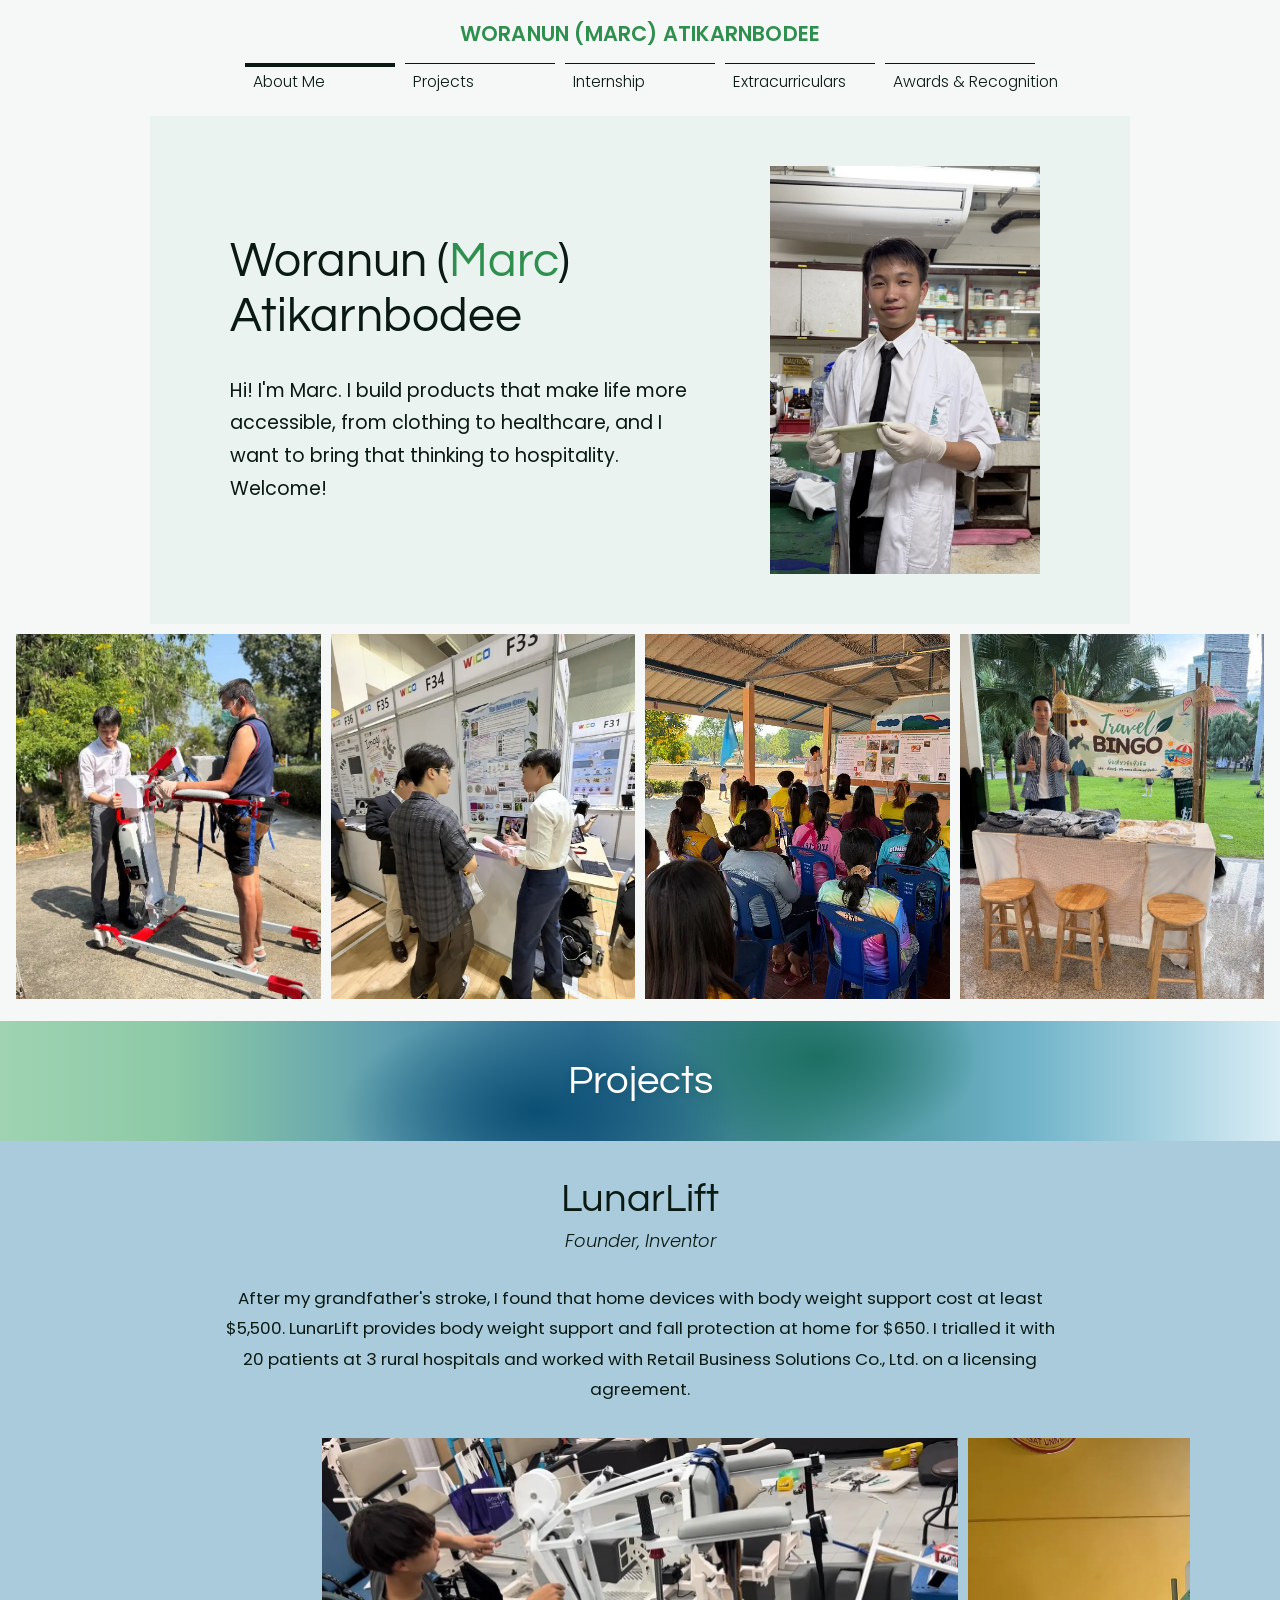
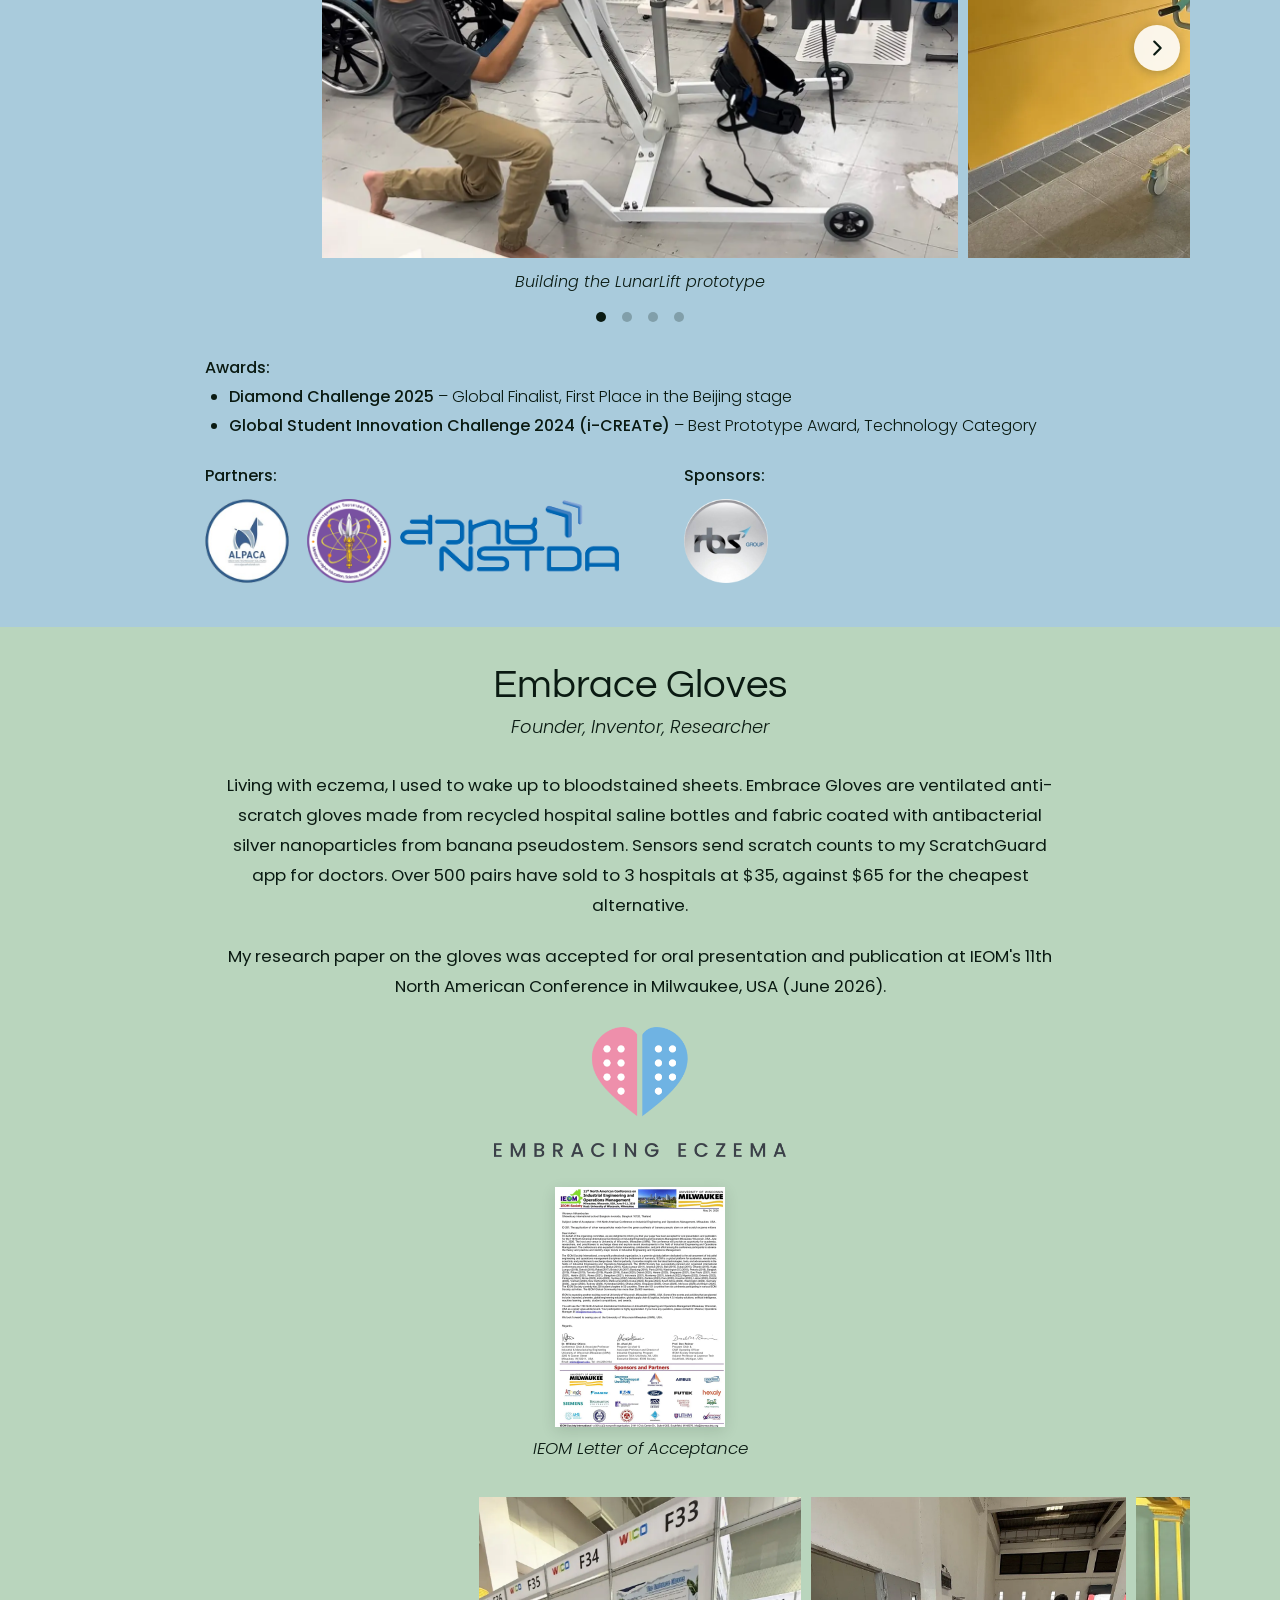
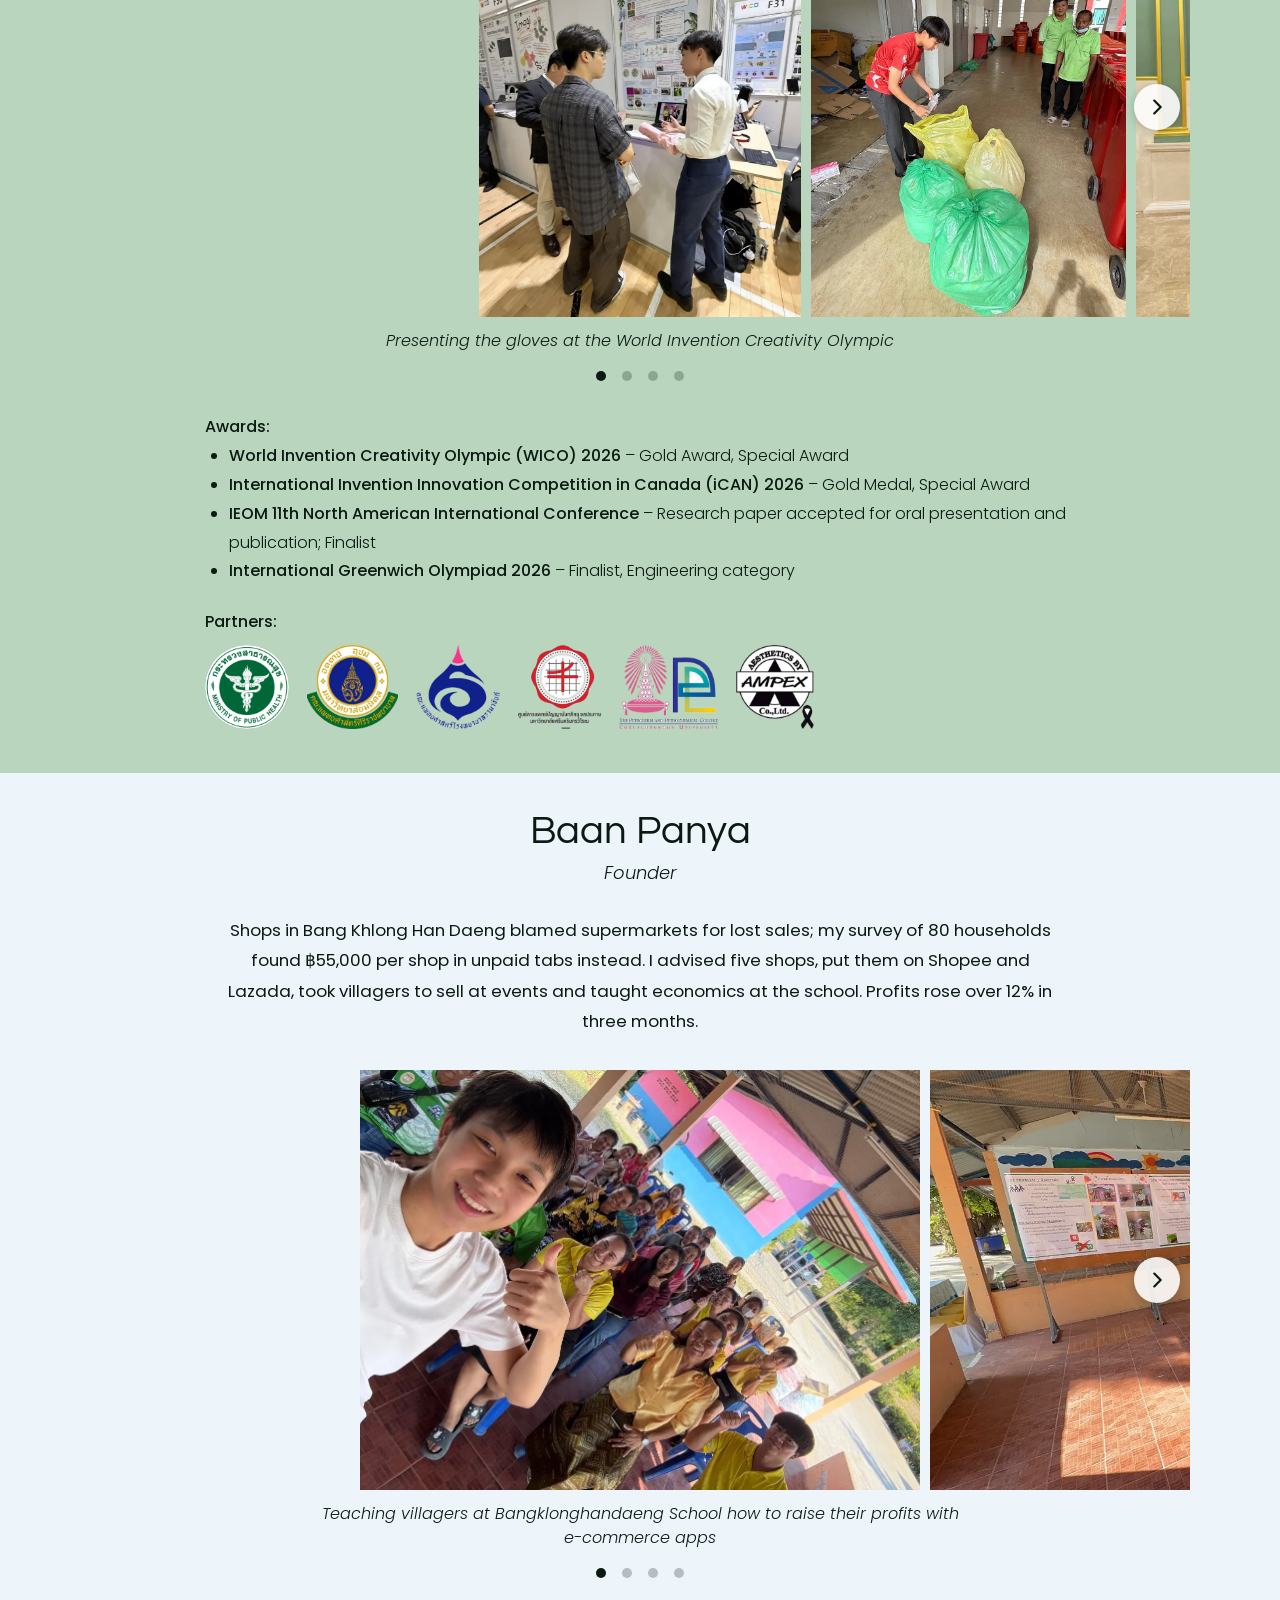
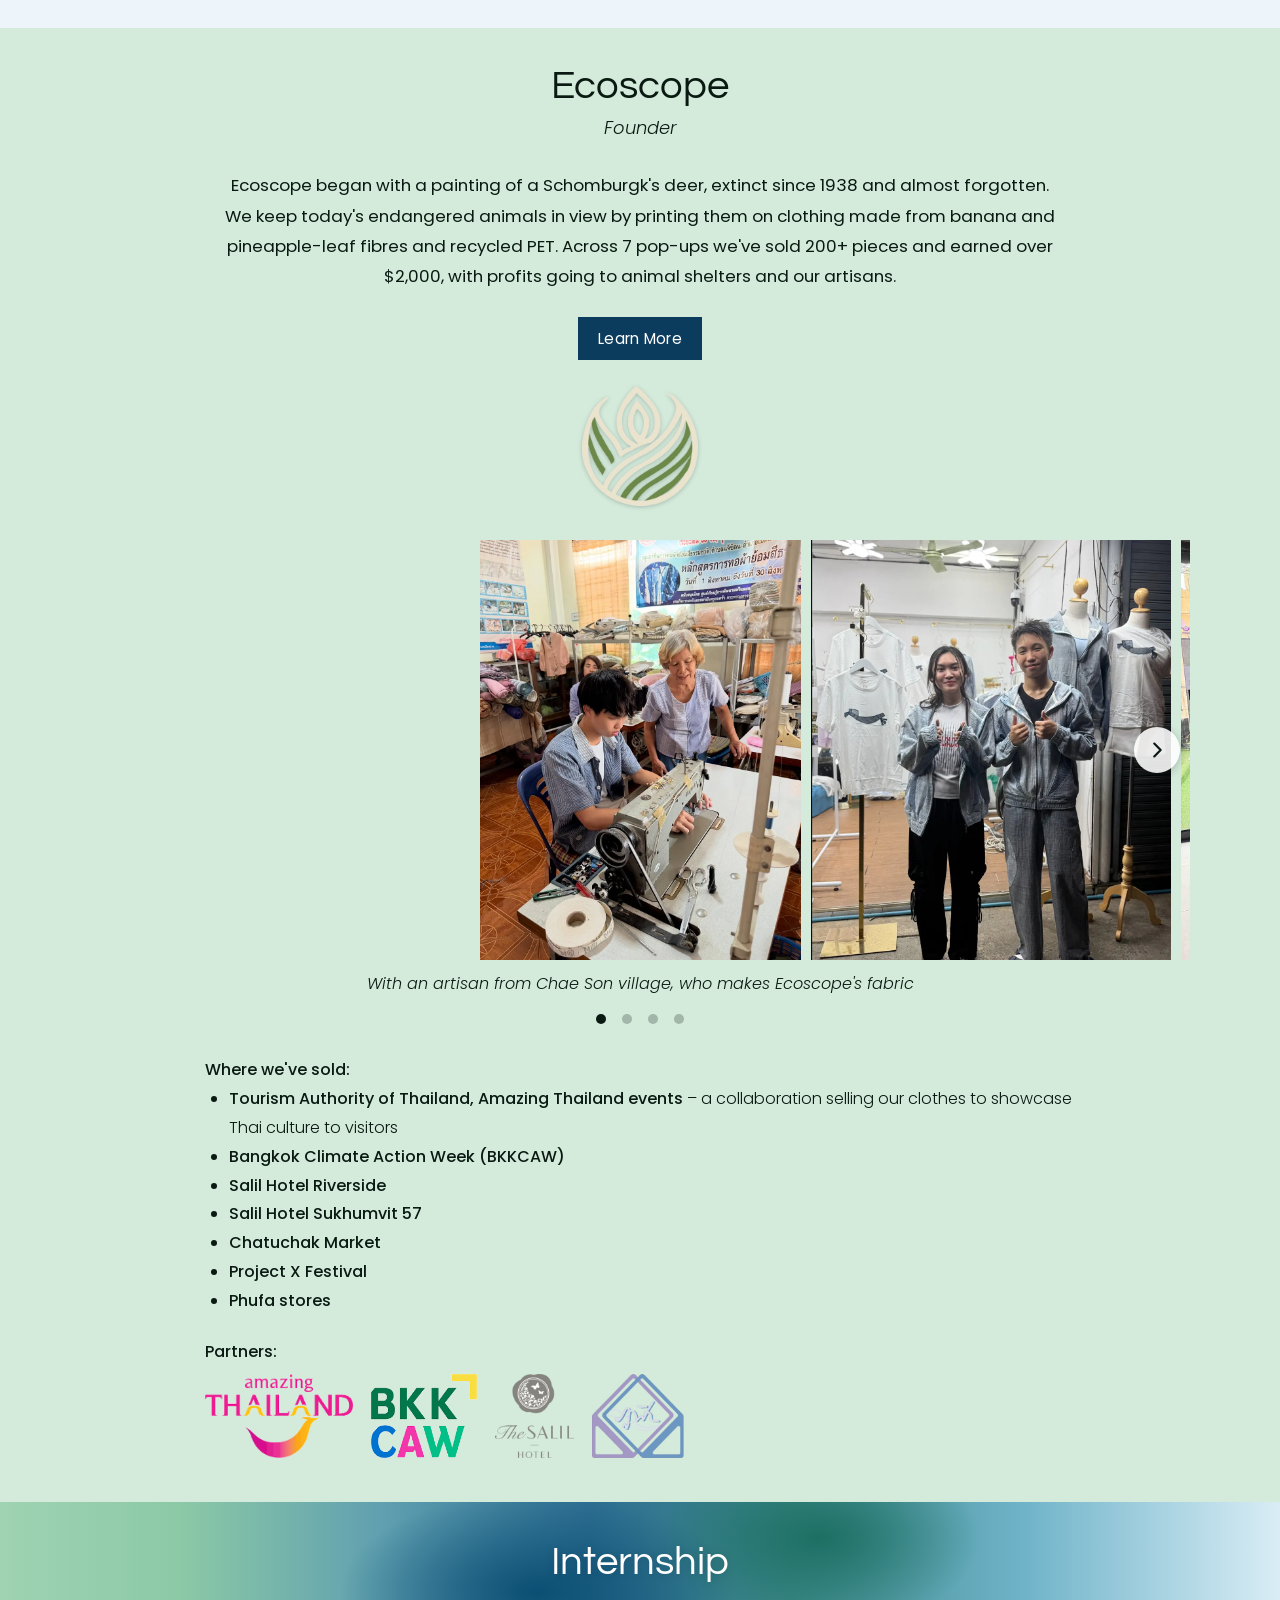
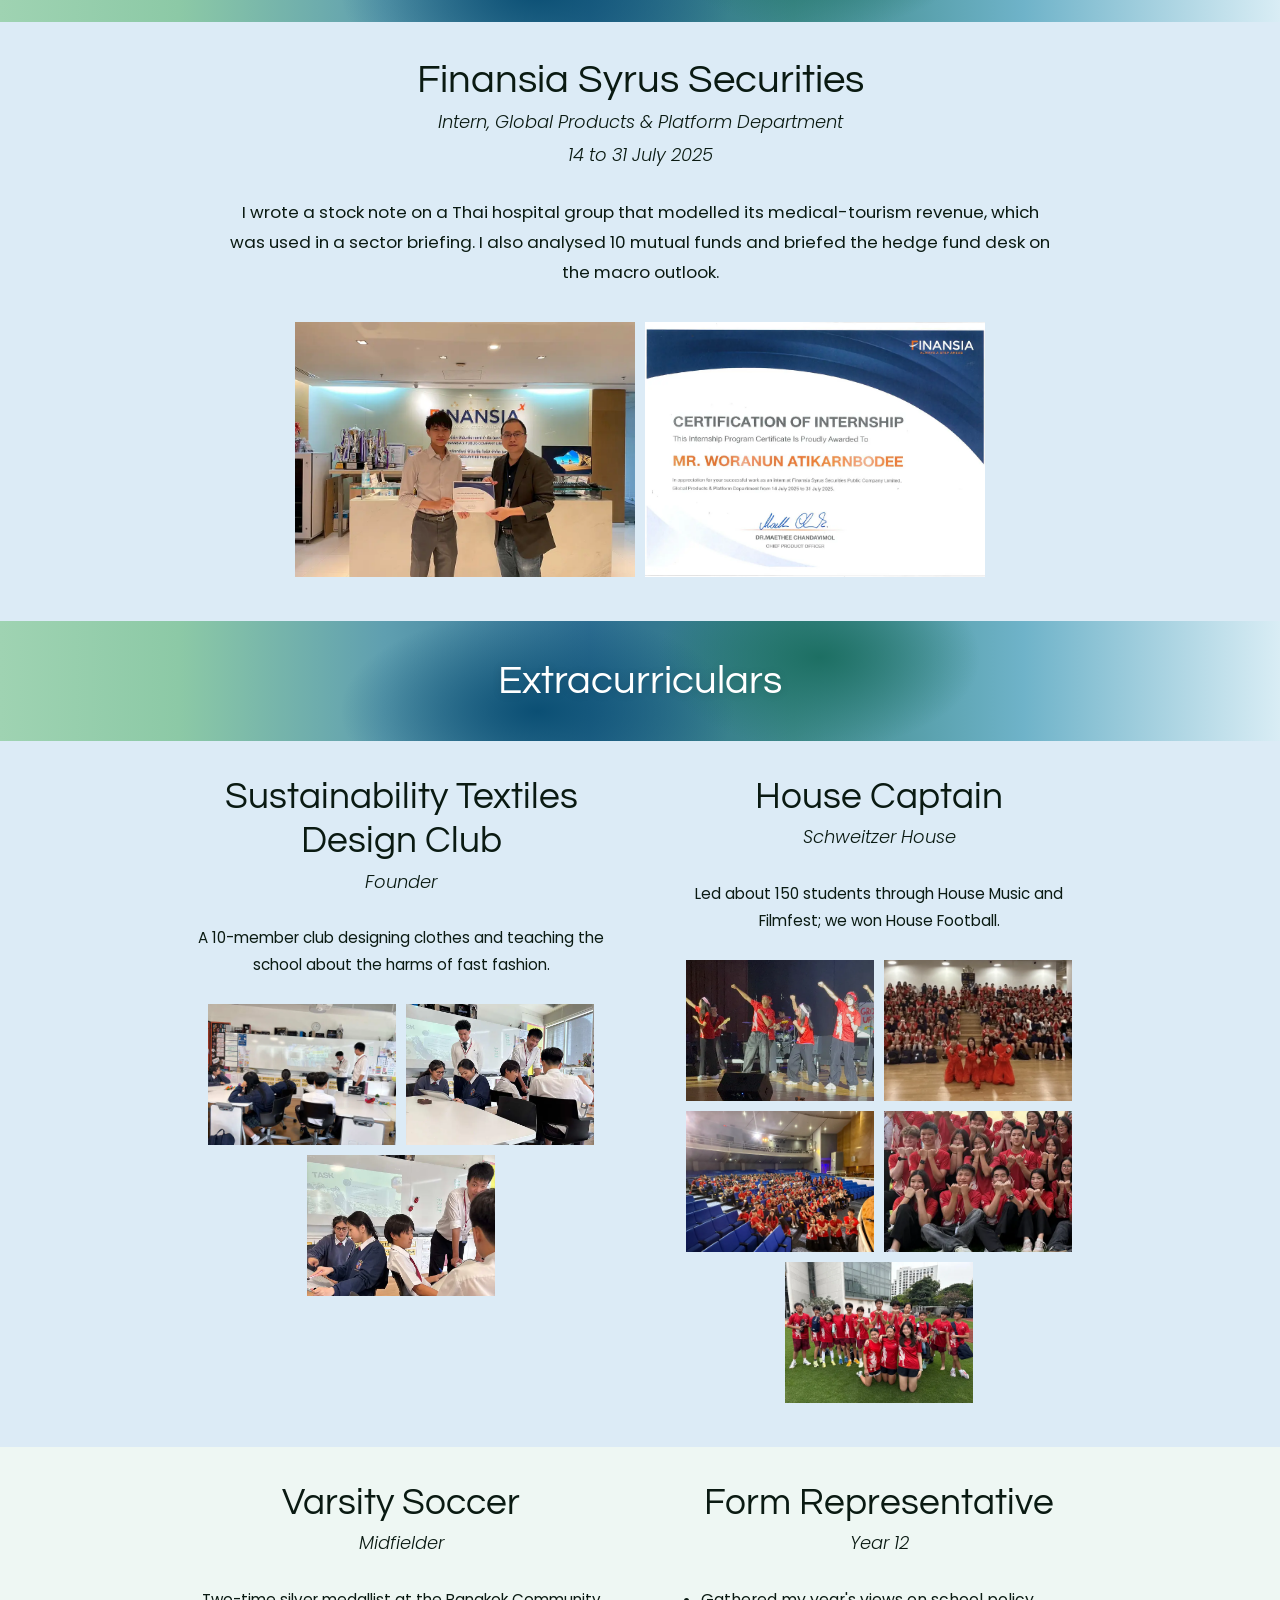
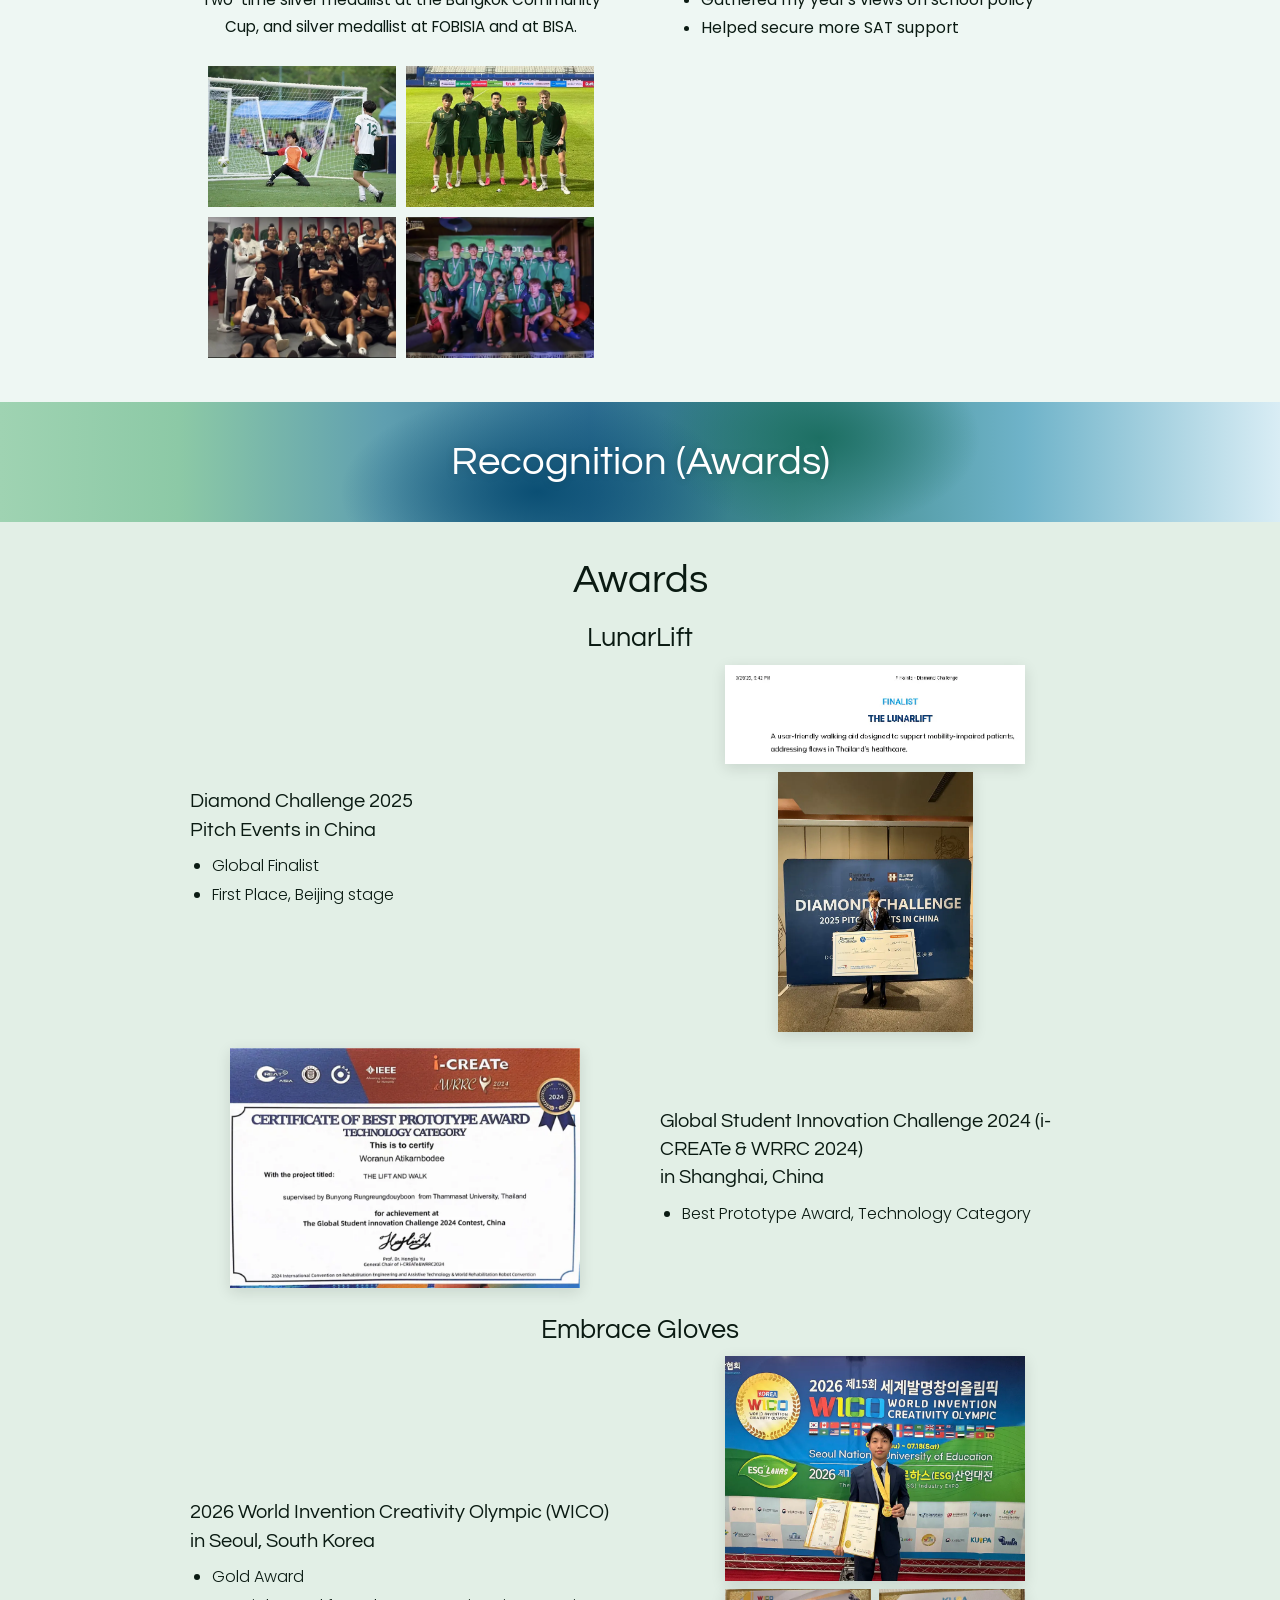
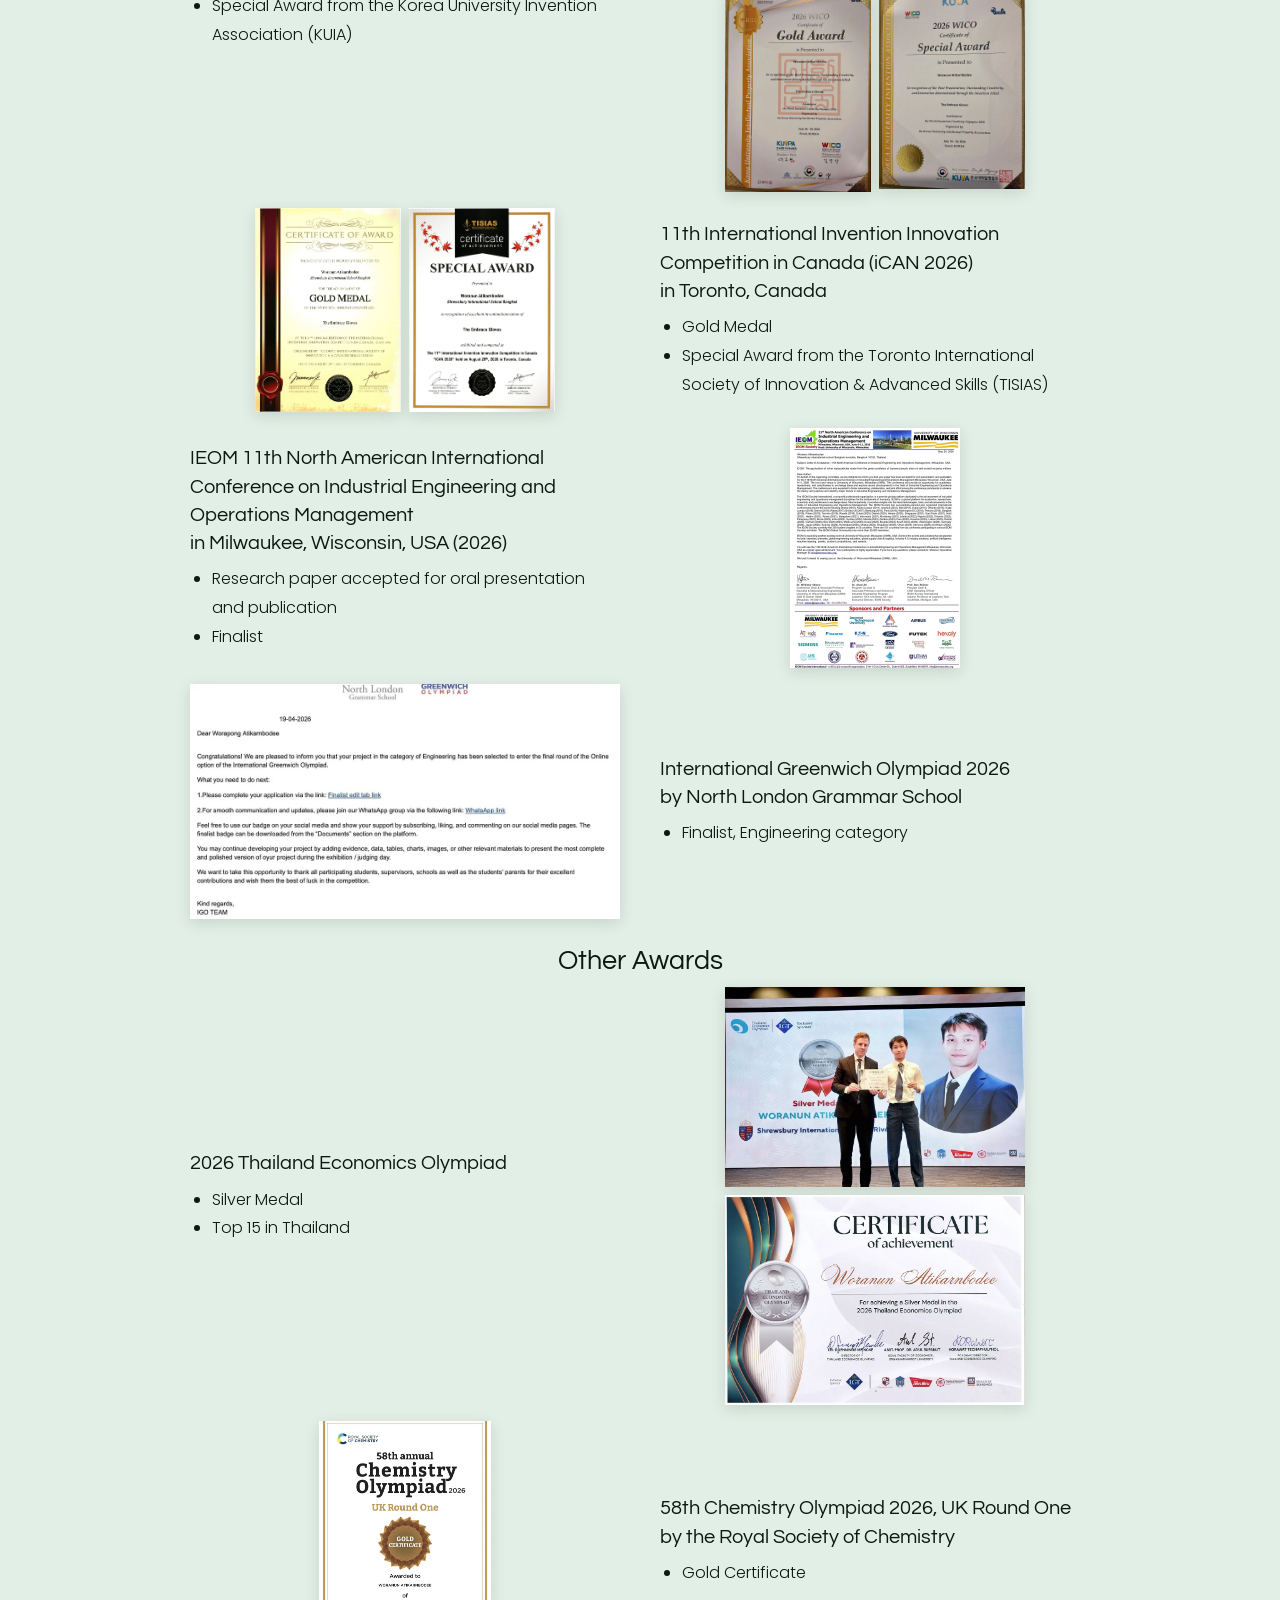
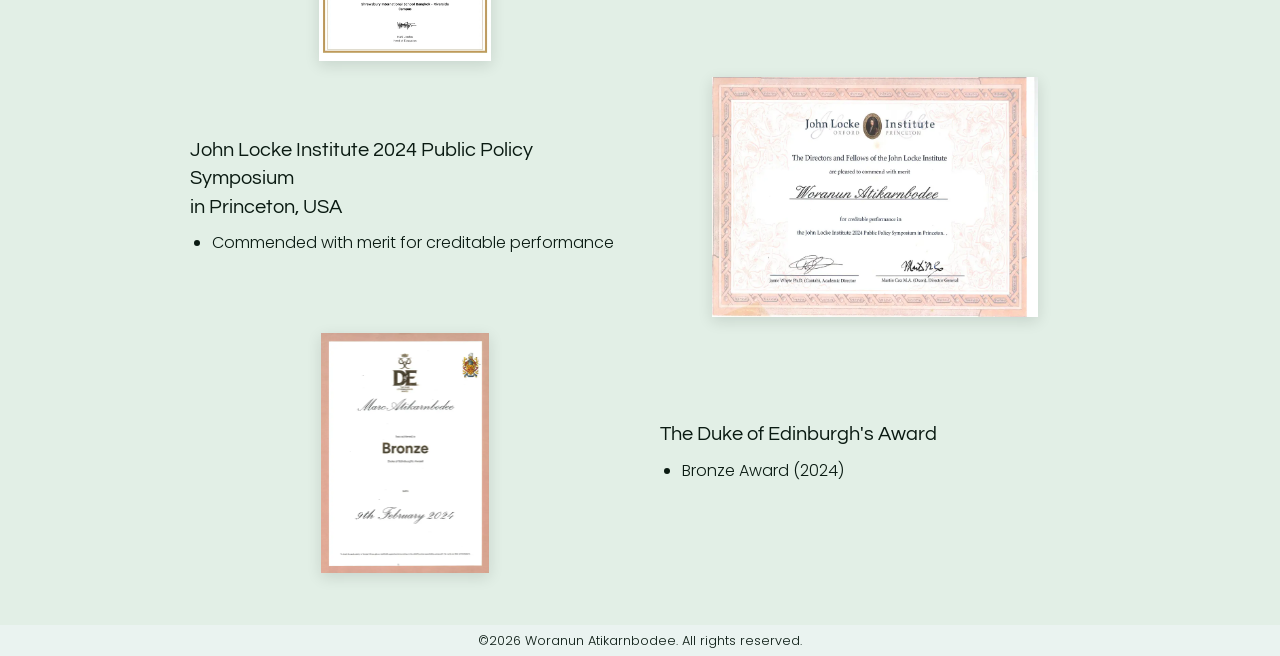
<file: index.html>
<!doctype html>
<html lang="en">
<head>
  <meta charset="utf-8">
  <meta name="viewport" content="width=device-width, initial-scale=1">
  <title>Woranun (Marc) Atikarnbodee</title>
  <meta name="description" content="Woranun (Marc) Atikarnbodee: aspiring researcher, sustainable clothing brand founder, environmentalist and economist making effective healthcare more affordable.">
  <link rel="preconnect" href="https://fonts.googleapis.com">
  <link rel="preconnect" href="https://fonts.gstatic.com" crossorigin>
  <link href="https://fonts.googleapis.com/css2?family=Questrial&family=Poppins:ital,wght@0,300;0,400;0,500;0,600;1,300;1,400&display=swap" rel="stylesheet">
  <link rel="stylesheet" href="styles.css">
</head>
<body>

  <!--
    PHOTOS
    Each <figure class="ph" ...></figure> is an empty photo slot. To add a photo, replace it with:
      <img src="images/your-photo.jpg" alt="Short description" loading="lazy">
    Photo grids can hold as many photos as you like; they wrap 4 to a row.
  -->

  <header class="site-header">
    <a href="#about" class="site-name">WORANUN (MARC) ATIKARNBODEE</a>
    <nav class="tabs" aria-label="Sections">
      <a href="#about">About Me</a>
      <a href="#projects">Projects</a>
      <a href="#internship">Internship</a>
      <a href="#extracurriculars"><span class="long">Extracurriculars</span><span class="short">Activities</span></a>
      <a href="#awards">Awards<span class="long"> &amp; Recognition</span></a>
    </nav>
  </header>

  <main>

    <!-- ABOUT ME -->
    <section id="about" class="intro">
      <div class="intro-box">
        <div class="intro-text">
          <h1>Woranun (<span>Marc</span>)<br>Atikarnbodee</h1>
          <!-- INTRO TEXT (the Cornell page swaps this block for cornell/intro.html) -->
          <p class="tagline">Hi! I'm Marc. I build products that make life more accessible, from clothing to healthcare, and I want to bring that thinking to hospitality. Welcome!</p>
          <!-- /INTRO TEXT -->
        </div>
        <img class="portrait" src="images/marc-portrait.jpg" alt="Marc in a lab coat holding a sample of treated glove fabric">
      </div>
      <!-- INTRO STRIP (the Cornell page swaps this block for cornell/intro-strip.html) -->
      <div class="strip">
        <img src="images/thumbs/lunarlift-trial-2.webp" data-full="images/lunarlift-trial-2.jpg" alt="A patient standing in LunarLift during a trial at a rural hospital, with Marc at the controls" style="object-position: center 30%">
        <img src="images/thumbs/embrace-wico-booth.webp" data-full="images/embrace-wico-booth.jpg" alt="Marc presenting Embrace Gloves at his booth at the World Invention Creativity Olympic" style="object-position: center 35%">
        <img src="images/thumbs/baanpanya-workshop.webp" data-full="images/baanpanya-workshop.jpg" alt="Marc presenting his advice to villagers in Bang Khlong Han Daeng">
        <img src="images/thumbs/ecoscope-popup-tat-bingo.webp" data-full="images/ecoscope-popup-tat-bingo.jpg" alt="Marc at an Ecoscope stall at the Amazing Thailand Travel Bingo event" style="object-position: center 40%">
      </div>
      <!-- /INTRO STRIP -->
    </section>

    <!-- PROJECTS -->
    <div id="projects" class="banner"><h2>Projects</h2></div>

    <section class="band c-blue">
      <h2 class="title">LunarLift</h2>
      <p class="role">Founder, Inventor</p>
      <p class="desc">After my grandfather's stroke, I found that home devices with body weight support cost at least $5,500. LunarLift provides body weight support and fall protection at home for $650. I trialled it with 20 patients at 3 rural hospitals and worked with Retail Business Solutions Co., Ltd. on a licensing agreement.</p>
      <div class="slider">
        <div class="slider-view">
          <div class="slides">
            <img src="images/thumbs/lunarlift-building.webp" data-full="images/lunarlift-building.jpg" alt="Marc building the LunarLift frame" data-caption="Building the LunarLift prototype" data-thumb="1280" width="1280" height="844" loading="lazy">
            <img src="images/thumbs/lunarlift-thammasat-test.webp" data-full="images/lunarlift-thammasat-test.jpg" alt="A patient with Parkinson's disease trialling LunarLift at Thammasat University Hospital" data-caption="A patient with Parkinson's trialling the device at Thammasat University Hospital" data-thumb="1280" width="1280" height="960" loading="lazy">
            <img src="images/thumbs/lunarlift-trial-2.webp" data-full="images/lunarlift-trial-2.jpg" alt="A stroke patient trialling LunarLift outdoors, with Marc at the controls" data-caption="A stroke patient trialling the device" data-thumb="1280" width="1125" height="844" loading="lazy">
            <img src="images/thumbs/lunarlift-rbs-roadmap.webp" data-full="images/lunarlift-rbs-roadmap.jpg" alt="Marc pitching LunarLift and its long-term roadmap to Retail Business Solutions (RBS) for a licensing agreement" data-caption="Pitching the device to Retail Business Solutions (RBS) for a licensing agreement" data-thumb="1280" width="1114" height="1280" loading="lazy">
          </div>
          <button class="slide-btn prev" type="button" aria-label="Previous photo"><svg viewBox="0 0 24 24" aria-hidden="true"><path d="M15 5l-7 7 7 7"/></svg></button>
          <button class="slide-btn next" type="button" aria-label="Next photo"><svg viewBox="0 0 24 24" aria-hidden="true"><path d="M9 5l7 7-7 7"/></svg></button>
        </div>
        <p class="slide-caption" aria-live="polite"></p>
        <div class="dots"></div>
      </div>
      <div class="list-block">
        <p class="label">Awards:</p>
        <ul>
          <li><strong>Diamond Challenge 2025</strong> – Global Finalist, First Place in the Beijing stage</li>
          <li><strong>Global Student Innovation Challenge 2024 (i-CREATe)</strong> – Best Prototype Award, Technology Category</li>
        </ul>
      </div>
      <div class="partners-row">
        <div class="partners">
          <p class="label">Partners:</p>
          <div class="logos">
            <img src="images/partner-alpaca.png" alt="Alpaca Media and Technology Solutions" title="Alpaca Media and Technology Solutions" loading="lazy">
            <img src="images/partner-nstda.png" alt="NSTDA, National Science and Technology Development Agency" title="NSTDA, National Science and Technology Development Agency" loading="lazy">
          </div>
        </div>
        <div class="partners">
          <p class="label">Sponsors:</p>
          <div class="logos">
            <img src="images/partner-rbs-group.png" alt="RBS Group" title="RBS Group" loading="lazy">
          </div>
        </div>
      </div>
    </section>

    <section class="band c-green">
      <h2 class="title">Embrace Gloves</h2>
      <p class="role">Founder, Inventor, Researcher</p>
      <p class="desc">Living with eczema, I used to wake up to bloodstained sheets. Embrace Gloves are ventilated anti-scratch gloves made from recycled hospital saline bottles and fabric coated with antibacterial silver nanoparticles from banana pseudostem. Sensors send scratch counts to my ScratchGuard app for doctors. Over 500 pairs have sold to 3 hospitals at $35, against $65 for the cheapest alternative.</p>
      <p class="desc">My research paper on the gloves was accepted for oral presentation and publication at IEOM's 11th North American Conference in Milwaukee, USA (June 2026).</p>
      <img class="project-logo named" src="images/embracing-eczema-logo.png" alt="Embracing Eczema logo: a pink glove and a blue glove meeting to form a heart">
      <div class="docs">
        <figure>
          <img src="images/thumbs/award-ieom-2026-acceptance.webp" data-full="images/award-ieom-2026-acceptance.jpg" alt="IEOM letter of acceptance for the paper on silver nanoparticles from banana pseudostem on anti-scratch eczema mittens, hosted by the University of Wisconsin-Milwaukee" loading="lazy">
          <figcaption>IEOM Letter of Acceptance</figcaption>
        </figure>
      </div>
      <div class="slider">
        <div class="slider-view">
          <div class="slides">
            <img src="images/thumbs/embrace-wico-booth.webp" data-full="images/embrace-wico-booth.jpg" alt="Marc presenting Embrace Gloves at his booth at the World Invention Creativity Olympic (WICO)" data-caption="Presenting the gloves at the World Invention Creativity Olympic" data-thumb="1280" width="984" height="1280" loading="lazy">
            <img src="images/thumbs/embrace-collecting-bottles.webp" data-full="images/embrace-collecting-bottles.jpg" alt="Marc collecting used saline bottles at Chonprathan Hospital, which become the gloves' hard shells" data-caption="Collecting used saline bottles from Chonprathan Hospital to make the gloves" data-thumb="1280" width="960" height="1280" loading="lazy">
            <img src="images/thumbs/embrace-siriraj-handover-team.webp" data-full="images/embrace-siriraj-handover-team.jpg" alt="Marc donating Embrace Gloves to Siriraj Hospital, with a doctor and two nurses holding the Embracing Eczema sign beside bags of gloves" data-caption="Donating the gloves to Siriraj Hospital" data-thumb="1280" width="1280" height="936" loading="lazy">
            <img src="images/thumbs/embrace-patient.webp" data-full="images/embrace-patient.jpg" alt="An eczema patient at Ramathibodi Hospital trying on pink Embrace Gloves, with a nurse and Marc" data-caption="An eczema patient at Ramathibodi Hospital trying on the gloves" data-thumb="1280" width="960" height="1280" loading="lazy">
          </div>
          <button class="slide-btn prev" type="button" aria-label="Previous photo"><svg viewBox="0 0 24 24" aria-hidden="true"><path d="M15 5l-7 7 7 7"/></svg></button>
          <button class="slide-btn next" type="button" aria-label="Next photo"><svg viewBox="0 0 24 24" aria-hidden="true"><path d="M9 5l7 7-7 7"/></svg></button>
        </div>
        <p class="slide-caption" aria-live="polite"></p>
        <div class="dots"></div>
      </div>
      <div class="list-block">
        <p class="label">Awards:</p>
        <ul>
          <li><strong>World Invention Creativity Olympic (WICO) 2026</strong> – Gold Award, Special Award</li>
          <li><strong>International Invention Innovation Competition in Canada (iCAN) 2026</strong> – Gold Medal, Special Award</li>
          <li><strong>IEOM 11th North American International Conference</strong> – Research paper accepted for oral presentation and publication; Finalist</li>
          <li><strong>International Greenwich Olympiad 2026</strong> – Finalist, Engineering category</li>
        </ul>
      </div>
      <div class="partners">
        <p class="label">Partners:</p>
        <div class="logos">
          <img src="images/partner-moph.png" alt="Ministry of Public Health, Thailand" title="Ministry of Public Health, Thailand" loading="lazy">
          <img src="images/partner-siriraj.png" alt="Faculty of Medicine Siriraj Hospital, Mahidol University" title="Faculty of Medicine Siriraj Hospital, Mahidol University" loading="lazy">
          <img src="images/partner-ramathibodi.png" alt="Faculty of Medicine Ramathibodi Hospital, Mahidol University" title="Faculty of Medicine Ramathibodi Hospital, Mahidol University" loading="lazy">
          <img src="images/partner-chonprathan.png" alt="Panyananthaphikkhu Chonprathan Medical Center, Srinakharinwirot University" title="Panyananthaphikkhu Chonprathan Medical Center, Srinakharinwirot University" loading="lazy">
          <img src="images/partner-ppc-chula.png" alt="The Petroleum and Petrochemical College, Chulalongkorn University" title="The Petroleum and Petrochemical College, Chulalongkorn University" loading="lazy">
          <img src="images/partner-ampex.png" alt="Aesthetics by Ampex Co., Ltd." title="Aesthetics by Ampex Co., Ltd." loading="lazy">
        </div>
      </div>
    </section>

    <section class="band c-pale">
      <h2 class="title">Baan Panya</h2>
      <p class="role">Founder</p>
      <p class="desc">Shops in Bang Khlong Han Daeng blamed supermarkets for lost sales; my survey of 80 households found ฿55,000 per shop in unpaid tabs instead. I advised five shops, put them on Shopee and Lazada, took villagers to sell at events and taught economics at the school. Profits rose over 12% in three months.</p>
      <div class="slider">
        <div class="slider-view">
          <div class="slides">
            <img src="images/thumbs/baanpanya-villagers-selfie.webp" data-full="images/baanpanya-villagers-selfie.jpg" alt="Marc with villagers at Bangklonghandaeng School after teaching them how to raise their profits with e-commerce apps, everyone giving a thumbs up" data-caption="Teaching villagers at Bangklonghandaeng School how to raise their profits with e-commerce apps" data-thumb="1280" width="1125" height="844" loading="lazy">
            <img src="images/thumbs/baanpanya-phone-coaching.webp" data-full="images/baanpanya-phone-coaching.jpg" alt="Marc helping a village shop owner set up her online shop on her phone, in front of his advice posters" data-caption="Helping a village shop owner set up her online store" data-thumb="1280" width="1280" height="720" loading="lazy">
            <img src="images/thumbs/baanpanya-market-stall.webp" data-full="images/baanpanya-market-stall.jpg" alt="Marc with Rak, a villager from Bang Khlong Han Daeng, at the stall selling Rak's woven mats at Bangkok Climate Action Week" data-caption="With Rak, whose woven mats I brought to Bangkok Climate Action Week (BKKCAW) to sell for higher profits" data-thumb="1280" width="844" height="1125" loading="lazy">
            <img src="images/thumbs/baanpanya-classroom.webp" data-full="images/baanpanya-classroom.jpg" alt="Marc teaching an economics class at the village school" data-caption="Teaching economics at the village school" data-thumb="1280" width="1125" height="844" loading="lazy">
          </div>
          <button class="slide-btn prev" type="button" aria-label="Previous photo"><svg viewBox="0 0 24 24" aria-hidden="true"><path d="M15 5l-7 7 7 7"/></svg></button>
          <button class="slide-btn next" type="button" aria-label="Next photo"><svg viewBox="0 0 24 24" aria-hidden="true"><path d="M9 5l7 7-7 7"/></svg></button>
        </div>
        <p class="slide-caption" aria-live="polite"></p>
        <div class="dots"></div>
      </div>
    </section>

    <section class="band c-mint">
      <h2 class="title">Ecoscope</h2>
      <p class="role">Founder</p>
      <p class="desc">Ecoscope began with a painting of a Schomburgk's deer, extinct since 1938 and almost forgotten. We keep today's endangered animals in view by printing them on clothing made from banana and pineapple-leaf fibres and recycled PET. Across 7 pop-ups we've sold 200+ pieces and earned over $2,000, with profits going to animal shelters and our artisans.</p>
      <div class="buttons">
        <a class="button" href="https://ecoscopeclothingbkk.netlify.app/" target="_blank" rel="noopener">Learn More</a>
      </div>
      <img class="project-logo lift" src="images/ecoscope-logo.png" alt="Ecoscope logo">
      <div class="slider">
        <div class="slider-view">
          <div class="slides">
            <img src="images/thumbs/ecoscope-artisan-sewing.webp" data-full="images/ecoscope-artisan-sewing.jpg" alt="Marc sewing an Ecoscope piece with an artisan from Chae Son village guiding him" data-caption="With an artisan from Chae Son village, who makes Ecoscope's fabric" data-thumb="1280" width="979" height="1280" loading="lazy">
            <img src="images/thumbs/ecoscope-popup-jackets.webp" data-full="images/ecoscope-popup-jackets.jpg" alt="Marc with a customer at the Ecoscope pop-up store at Chatuchak Market, both in Ecoscope jackets, with T-shirts on display" data-caption="With a customer at our Chatuchak Market pop-up store" data-thumb="1280" width="1099" height="1280" loading="lazy">
            <img src="images/thumbs/ecoscope-popup-customer.webp" data-full="images/ecoscope-popup-customer.jpg" alt="Marc with a customer at the Ecoscope pop-up at a Project X concert" data-caption="With a customer at our pop-up at a Project X concert" data-thumb="1280" width="960" height="1280" loading="lazy">
            <img src="images/thumbs/ecoscope-popup-tat-bingo.webp" data-full="images/ecoscope-popup-tat-bingo.jpg" alt="Marc at the Ecoscope stall at the Tourism Authority of Thailand's Amazing Thailand Travel Bingo event" data-caption="Selling our clothes at a Tourism Authority of Thailand booth" data-thumb="1280" width="844" height="1125" loading="lazy">
          </div>
          <button class="slide-btn prev" type="button" aria-label="Previous photo"><svg viewBox="0 0 24 24" aria-hidden="true"><path d="M15 5l-7 7 7 7"/></svg></button>
          <button class="slide-btn next" type="button" aria-label="Next photo"><svg viewBox="0 0 24 24" aria-hidden="true"><path d="M9 5l7 7-7 7"/></svg></button>
        </div>
        <p class="slide-caption" aria-live="polite"></p>
        <div class="dots"></div>
      </div>
      <div class="list-block">
        <p class="label">Where we've sold:</p>
        <ul>
          <li><strong>Tourism Authority of Thailand, Amazing Thailand events</strong> – a collaboration selling our clothes to showcase Thai culture to visitors</li>
          <li><strong>Bangkok Climate Action Week (BKKCAW)</strong></li>
          <li><strong>Salil Hotel Riverside</strong></li>
          <li><strong>Salil Hotel Sukhumvit 57</strong></li>
          <li><strong>Chatuchak Market</strong></li>
          <li><strong>Project X Festival</strong></li>
          <li><strong>Phufa stores</strong></li>
        </ul>
      </div>
      <div class="partners">
        <p class="label">Partners:</p>
        <div class="logos">
          <img src="images/partner-amazing-thailand.png" alt="Tourism Authority of Thailand, Amazing Thailand" title="Tourism Authority of Thailand, Amazing Thailand" loading="lazy">
          <img src="images/partner-bkkcaw.png" alt="Bangkok Climate Action Week (BKKCAW)" title="Bangkok Climate Action Week (BKKCAW)" loading="lazy">
          <img src="images/partner-salil.png" alt="The Salil Hotel" title="The Salil Hotel" loading="lazy">
          <img src="images/partner-phufa.png" alt="Phufa, a royal initiative of HRH Princess Maha Chakri Sirindhorn" title="Phufa, a royal initiative of HRH Princess Maha Chakri Sirindhorn" loading="lazy">
        </div>
      </div>
    </section>

    <!-- INTERNSHIP (the Cornell page swaps this whole block for cornell/work-experience.html) -->
    <div id="internship" class="banner"><h2>Internship</h2></div>

    <section class="band c-sky">
      <h2 class="title">Finansia Syrus Securities</h2>
      <p class="role">Intern, Global Products &amp; Platform Department<br>14 to 31 July 2025</p>
      <p class="desc">I wrote a stock note on a Thai hospital group that modelled its medical-tourism revenue, which was used in a sector briefing. I also analysed 10 mutual funds and briefed the hedge fund desk on the macro outlook.</p>
      <div class="gallery wide">
        <img src="images/thumbs/internship-finansia-photo.webp" data-full="images/internship-finansia-photo.jpg" alt="Marc receiving his internship certificate at the Finansia head office" loading="lazy">
        <img src="images/thumbs/internship-finansia-certificate.webp" data-full="images/internship-finansia-certificate.jpg" alt="Certification of Internship from Finansia Syrus Securities Public Company Limited, Global Products and Platform Department, 14 to 31 July 2025, signed by the Chief Product Officer" loading="lazy">
      </div>
    </section>
    <!-- /INTERNSHIP -->

    <!-- EXTRACURRICULARS -->
    <div id="extracurriculars" class="banner"><h2>Extracurriculars</h2></div>

    <section class="band c-sky">
      <div class="pair">
        <div>
          <h2 class="title">Sustainability Textiles Design Club</h2>
          <p class="role">Founder</p>
          <p class="desc small">A 10-member club designing clothes and teaching the school about the harms of fast fashion.</p>
          <div class="gallery two">
            <img src="images/thumbs/club-presentation.webp" data-full="images/club-presentation.jpg" alt="Marc and a club member presenting a session on sustainable fashion" loading="lazy">
            <img src="images/thumbs/club-group-work.webp" data-full="images/club-group-work.jpg" alt="Marc helping club members with a group task on sustainable clothing" loading="lazy" style="object-position: center 50%">
            <img src="images/thumbs/club-task.webp" data-full="images/club-task.jpg" alt="Club members working through a task on how sustainable their clothes are" loading="lazy" style="object-position: center 15%">
          </div>
        </div>
        <div>
          <h2 class="title">House Captain</h2>
          <p class="role">Schweitzer House</p>
          <p class="desc small">Led about 150 students through House Music and Filmfest; we won House Football.</p>
          <div class="gallery two">
            <img src="images/thumbs/house-music.webp" data-full="images/house-music.jpg" alt="Schweitzer House performing on stage with a live band at House Music" loading="lazy">
            <img src="images/thumbs/house-assembly.webp" data-full="images/house-assembly.jpg" alt="Schweitzer House captains in red costumes leading a house assembly" loading="lazy" style="object-position: center 60%">
            <img src="images/thumbs/house-auditorium.webp" data-full="images/house-auditorium.jpg" alt="Schweitzer House students gathered in the school theatre" loading="lazy" style="object-position: center 65%">
            <img src="images/thumbs/house-group-outdoor.webp" data-full="images/house-group-outdoor.jpg" alt="Schweitzer House members posing together outdoors in house shirts" loading="lazy" style="object-position: center 60%">
            <img src="images/thumbs/house-sports-day.webp" data-full="images/house-sports-day.jpg" alt="Schweitzer House students on the sports field" loading="lazy" style="object-position: center 45%">
          </div>
        </div>
      </div>
    </section>

    <section class="band c-ice">
      <div class="pair">
        <div>
          <h2 class="title">Varsity Soccer</h2>
          <p class="role">Midfielder</p>
          <p class="desc small">Two-time silver medallist at the Bangkok Community Cup, and silver medallist at FOBISIA and at BISA.</p>
          <div class="gallery two">
            <img src="images/thumbs/football-goal.webp" data-full="images/football-goal.jpg" alt="Marc, number 12, watching his shot beat the goalkeeper" loading="lazy" style="object-position: 15% center">
            <img src="images/thumbs/football-stadium-team.webp" data-full="images/football-stadium-team.jpg" alt="Marc, number 19, with four teammates on the pitch of a floodlit stadium after a match" loading="lazy" style="object-position: center 78%">
            <img src="images/thumbs/football-team-locker-room.webp" data-full="images/football-team-locker-room.jpg" alt="The Shrewsbury varsity soccer squad posing in the stadium locker room" loading="lazy" style="object-position: center 45%">
            <img src="images/thumbs/football-fobisia-2024-team.webp" data-full="images/football-fobisia-2024-team.jpg" alt="Shrewsbury's team with their 2nd place trophy and silver medals at FOBISIA 2024" loading="lazy">
          </div>
        </div>
        <div>
          <h2 class="title">Form Representative</h2>
          <p class="role">Year 12</p>
          <ul class="points">
            <li>Gathered my year's views on school policy</li>
            <li>Helped secure more SAT support</li>
          </ul>
        </div>
      </div>
    </section>

    <!-- AWARDS & RECOGNITION -->
    <div id="awards" class="banner"><h2>Recognition (Awards)</h2></div>

    <section class="band c-awards awards">
      <h2 class="title">Awards</h2>

      <h3 class="award-group">LunarLift</h3>

      <article class="award">
        <div class="award-text">
          <h4>Diamond Challenge 2025<br>Pitch Events in China</h4>
          <ul>
            <li>Global Finalist</li>
            <li>First Place, Beijing stage</li>
          </ul>
        </div>
        <div class="award-photos multi stack">
          <img src="images/thumbs/award-diamond-challenge-2025-finalist.webp" data-full="images/award-diamond-challenge-2025-finalist.jpg" alt="Diamond Challenge finalists page listing The LunarLift as a finalist: a user-friendly walking aid designed to support mobility-impaired patients" loading="lazy">
          <img src="images/thumbs/diamond-challenge-cheque.webp" data-full="images/diamond-challenge-cheque.jpg" alt="Marc holding the Diamond Challenge Social Innovation cheque for LunarLift, 2025 Pitch Events in China" loading="lazy">
        </div>
      </article>

      <article class="award">
        <div class="award-text">
          <h4>Global Student Innovation Challenge 2024 (i-CREATe &amp; WRRC 2024)<br>in Shanghai, China</h4>
          <ul>
            <li>Best Prototype Award, Technology Category</li>
          </ul>
        </div>
        <div class="award-photos">
          <img src="images/thumbs/award-icreate-2024.webp" data-full="images/award-icreate-2024.jpg" alt="Certificate of Best Prototype Award, Technology Category, Global Student Innovation Challenge 2024, i-CREATe and WRRC 2024, China" loading="lazy">
        </div>
      </article>

      <h3 class="award-group">Embrace Gloves</h3>

      <article class="award">
        <div class="award-text">
          <h4>2026 World Invention Creativity Olympic (WICO)<br>in Seoul, South Korea</h4>
          <ul>
            <li>Gold Award</li>
            <li>Special Award from the Korea University Invention Association (KUIA)</li>
          </ul>
        </div>
        <div class="award-photos multi">
          <img src="images/thumbs/award-wico-2026.webp" data-full="images/award-wico-2026.jpg" alt="Marc with his WICO 2026 gold medal and Gold Award and Special Award certificates for The Embrace Gloves in Seoul" loading="lazy">
          <img src="images/thumbs/award-wico-2026-gold-certificate.webp" data-full="images/award-wico-2026-gold-certificate.jpg" alt="2026 WICO Certificate of Gold Award for The Embrace Gloves, presented to Woranun Atikarnbodee" loading="lazy">
          <img src="images/thumbs/award-wico-2026-special-certificate.webp" data-full="images/award-wico-2026-special-certificate.jpg" alt="2026 WICO Certificate of Special Award from the Korea University Invention Association for The Embrace Gloves" loading="lazy">
        </div>
      </article>

      <article class="award">
        <div class="award-text">
          <h4>11th International Invention Innovation Competition in Canada (iCAN 2026)<br>in Toronto, Canada</h4>
          <ul>
            <li>Gold Medal</li>
            <li>Special Award from the Toronto International Society of Innovation &amp; Advanced Skills (TISIAS)</li>
          </ul>
        </div>
        <div class="award-photos multi duo">
          <img src="images/thumbs/award-ican-2026-gold-certificate.webp" data-full="images/award-ican-2026-gold-certificate.jpg" alt="iCAN 2026 Certificate of Award: Gold Medal for The Embrace Gloves, presented to Woranun Atikarnbodee, Toronto, 29 August 2026" loading="lazy">
          <img src="images/thumbs/award-ican-2026-special-certificate.webp" data-full="images/award-ican-2026-special-certificate.jpg" alt="TISIAS Special Award certificate for The Embrace Gloves at iCAN 2026, Toronto" loading="lazy">
        </div>
      </article>

      <article class="award">
        <div class="award-text">
          <h4>IEOM 11th North American International Conference on Industrial Engineering and Operations Management<br>in Milwaukee, Wisconsin, USA (2026)</h4>
          <ul>
            <li>Research paper accepted for oral presentation and publication</li>
            <li>Finalist</li>
          </ul>
        </div>
        <div class="award-photos">
          <img src="images/thumbs/award-ieom-2026-acceptance.webp" data-full="images/award-ieom-2026-acceptance.jpg" alt="IEOM letter of acceptance for the paper on silver nanoparticles from banana pseudostem on anti-scratch eczema mittens, hosted by the University of Wisconsin-Milwaukee" loading="lazy">
        </div>
      </article>

      <article class="award">
        <div class="award-text">
          <h4>International Greenwich Olympiad 2026<br>by North London Grammar School</h4>
          <ul>
            <li>Finalist, Engineering category</li>
          </ul>
        </div>
        <div class="award-photos">
          <img src="images/thumbs/award-greenwich-2026-finalist.webp" data-full="images/award-greenwich-2026-finalist.jpg" alt="Letter from the International Greenwich Olympiad, 19 April 2026, announcing selection for the final round in the Engineering category" loading="lazy">
        </div>
      </article>

      <h3 class="award-group">Other Awards</h3>

      <article class="award">
        <div class="award-text">
          <h4>2026 Thailand Economics Olympiad</h4>
          <ul>
            <li>Silver Medal</li>
            <li>Top 15 in Thailand</li>
          </ul>
        </div>
        <div class="award-photos multi stack">
          <img src="images/thumbs/award-economics-olympiad-2026-stage.webp" data-full="images/award-economics-olympiad-2026-stage.jpg" alt="Marc on stage receiving his Silver Medal and certificate at the 2026 Thailand Economics Olympiad" loading="lazy">
          <img src="images/thumbs/award-economics-olympiad-2026.webp" data-full="images/award-economics-olympiad-2026.jpg" alt="Certificate of achievement for a Silver Medal in the 2026 Thailand Economics Olympiad" loading="lazy">
        </div>
      </article>

      <article class="award">
        <div class="award-text">
          <h4>58th Chemistry Olympiad 2026, UK Round One<br>by the Royal Society of Chemistry</h4>
          <ul>
            <li>Gold Certificate</li>
          </ul>
        </div>
        <div class="award-photos">
          <img src="images/thumbs/award-chemistry-olympiad-2026.webp" data-full="images/award-chemistry-olympiad-2026.jpg" alt="Royal Society of Chemistry Chemistry Olympiad 2026 UK Round One Gold Certificate awarded to Woranun Atikarnbodee" loading="lazy">
        </div>
      </article>

      <article class="award">
        <div class="award-text">
          <h4>John Locke Institute 2024 Public Policy Symposium<br>in Princeton, USA</h4>
          <ul>
            <li>Commended with merit for creditable performance</li>
          </ul>
        </div>
        <div class="award-photos">
          <img src="images/thumbs/award-john-locke-2024.webp" data-full="images/award-john-locke-2024.jpg" alt="John Locke Institute certificate commending Woranun Atikarnbodee with merit at the 2024 Public Policy Symposium in Princeton" loading="lazy">
        </div>
      </article>

      <article class="award">
        <div class="award-text">
          <h4>The Duke of Edinburgh's Award</h4>
          <ul>
            <li>Bronze Award (2024)</li>
          </ul>
        </div>
        <div class="award-photos">
          <img src="images/thumbs/award-dofe-bronze-2024.webp" data-full="images/award-dofe-bronze-2024.jpg" alt="Duke of Edinburgh's Award Bronze certificate, 9 February 2024" loading="lazy">
        </div>
      </article>
    </section>

  </main>

  <footer class="site-footer">
    <p>©<span id="year">2026</span> Woranun Atikarnbodee. All rights reserved.</p>
  </footer>

  <div class="lightbox" id="lightbox" hidden>
    <button class="lightbox-close" aria-label="Close photo">×</button>
    <img alt="">
  </div>

  <script>
    document.getElementById('year').textContent = new Date().getFullYear();

    // Highlight the tab for the section currently on screen.
    const tabs = [...document.querySelectorAll('.tabs a')];
    const targets = tabs.map(a => document.querySelector(a.getAttribute('href')));
    function updateTabs() {
      const y = window.scrollY + 140;
      let current = 0;
      targets.forEach((t, i) => { if (t && t.offsetTop <= y) current = i; });
      tabs.forEach((a, i) => a.classList.toggle('active', i === current));
    }
    window.addEventListener('scroll', updateTabs, { passive: true });
    updateTabs();

    // Photo sliders: arrows and dots roll the next photo in from the side; phones can also swipe.
    // Each photo stops in the centre, with its neighbours peeking in at the edges.
    document.querySelectorAll('.slider').forEach(slider => {
      const track = slider.querySelector('.slides');
      const photos = [...track.querySelectorAll('img')];
      const prev = slider.querySelector('.prev'), next = slider.querySelector('.next');
      const dots = photos.map((photo, i) => {
        const dot = document.createElement('button');
        dot.type = 'button';
        dot.setAttribute('aria-label', `Photo ${i + 1} of ${photos.length}`);
        dot.addEventListener('click', () => go(i));
        slider.querySelector('.dots').appendChild(dot);
        return dot;
      });
      const centreOf = photo => photo.offsetLeft - (track.clientWidth - photo.offsetWidth) / 2;
      const current = () => {
        let best = 0;
        photos.forEach((photo, i) => { if (Math.abs(centreOf(photo) - track.scrollLeft) < Math.abs(centreOf(photos[best]) - track.scrollLeft)) best = i; });
        return best;
      };
      const go = i => track.scrollTo({ left: centreOf(photos[Math.max(0, Math.min(photos.length - 1, i))]), behavior: 'smooth' });
      const caption = slider.querySelector('.slide-caption');
      const update = () => {
        const now = current();
        if (caption) caption.textContent = photos[now].dataset.caption || '';
        prev.disabled = now === 0;
        next.disabled = now === photos.length - 1;
        dots.forEach((dot, i) => dot.classList.toggle('on', i === now));
      };
      // Room before the first photo and after the last so they can be centred too
      const pad = () => {
        const gap = parseFloat(getComputedStyle(track).columnGap) || 0;
        track.style.setProperty('--pad-start', Math.max(0, (track.clientWidth - photos[0].offsetWidth) / 2 - gap) + 'px');
        track.style.setProperty('--pad-end', Math.max(0, (track.clientWidth - photos[photos.length - 1].offsetWidth) / 2 - gap) + 'px');
        update();
      };
      prev.addEventListener('click', () => go(current() - 1));
      next.addEventListener('click', () => go(current() + 1));
      let queued = false;
      track.addEventListener('scroll', () => { if (!queued) { queued = true; requestAnimationFrame(() => { queued = false; update(); }); } });
      window.addEventListener('resize', pad);
      photos.forEach(photo => photo.complete || photo.addEventListener('load', pad));
      pad();
    });

    // Click a photo to see it full size.
    const lb = document.getElementById('lightbox');
    const lbImg = lb.querySelector('img');
    document.querySelectorAll('.strip img, .gallery img, .slides img, .docs img, .award-photos img').forEach(img => {
      img.addEventListener('click', () => { lbImg.src = img.dataset.full || img.src; lbImg.alt = img.alt; lb.hidden = false; });
    });
    lb.addEventListener('click', () => { lb.hidden = true; });
    document.addEventListener('keydown', e => { if (e.key === 'Escape') lb.hidden = true; });
  </script>
  <!-- Visitor counter (GoatCounter, privacy-friendly: no cookies). Dashboard: marcatikarnbodee.goatcounter.com.
       data-goatcounter-settings tags visits with the site name, so the dashboard can tell the two sites apart. -->
  <script data-goatcounter="https://marcatikarnbodee.goatcounter.com/count"
          data-goatcounter-settings='{"path": "main"}'
          async src="https://gc.zgo.at/count.js"></script>
</body>
</html>
</file>
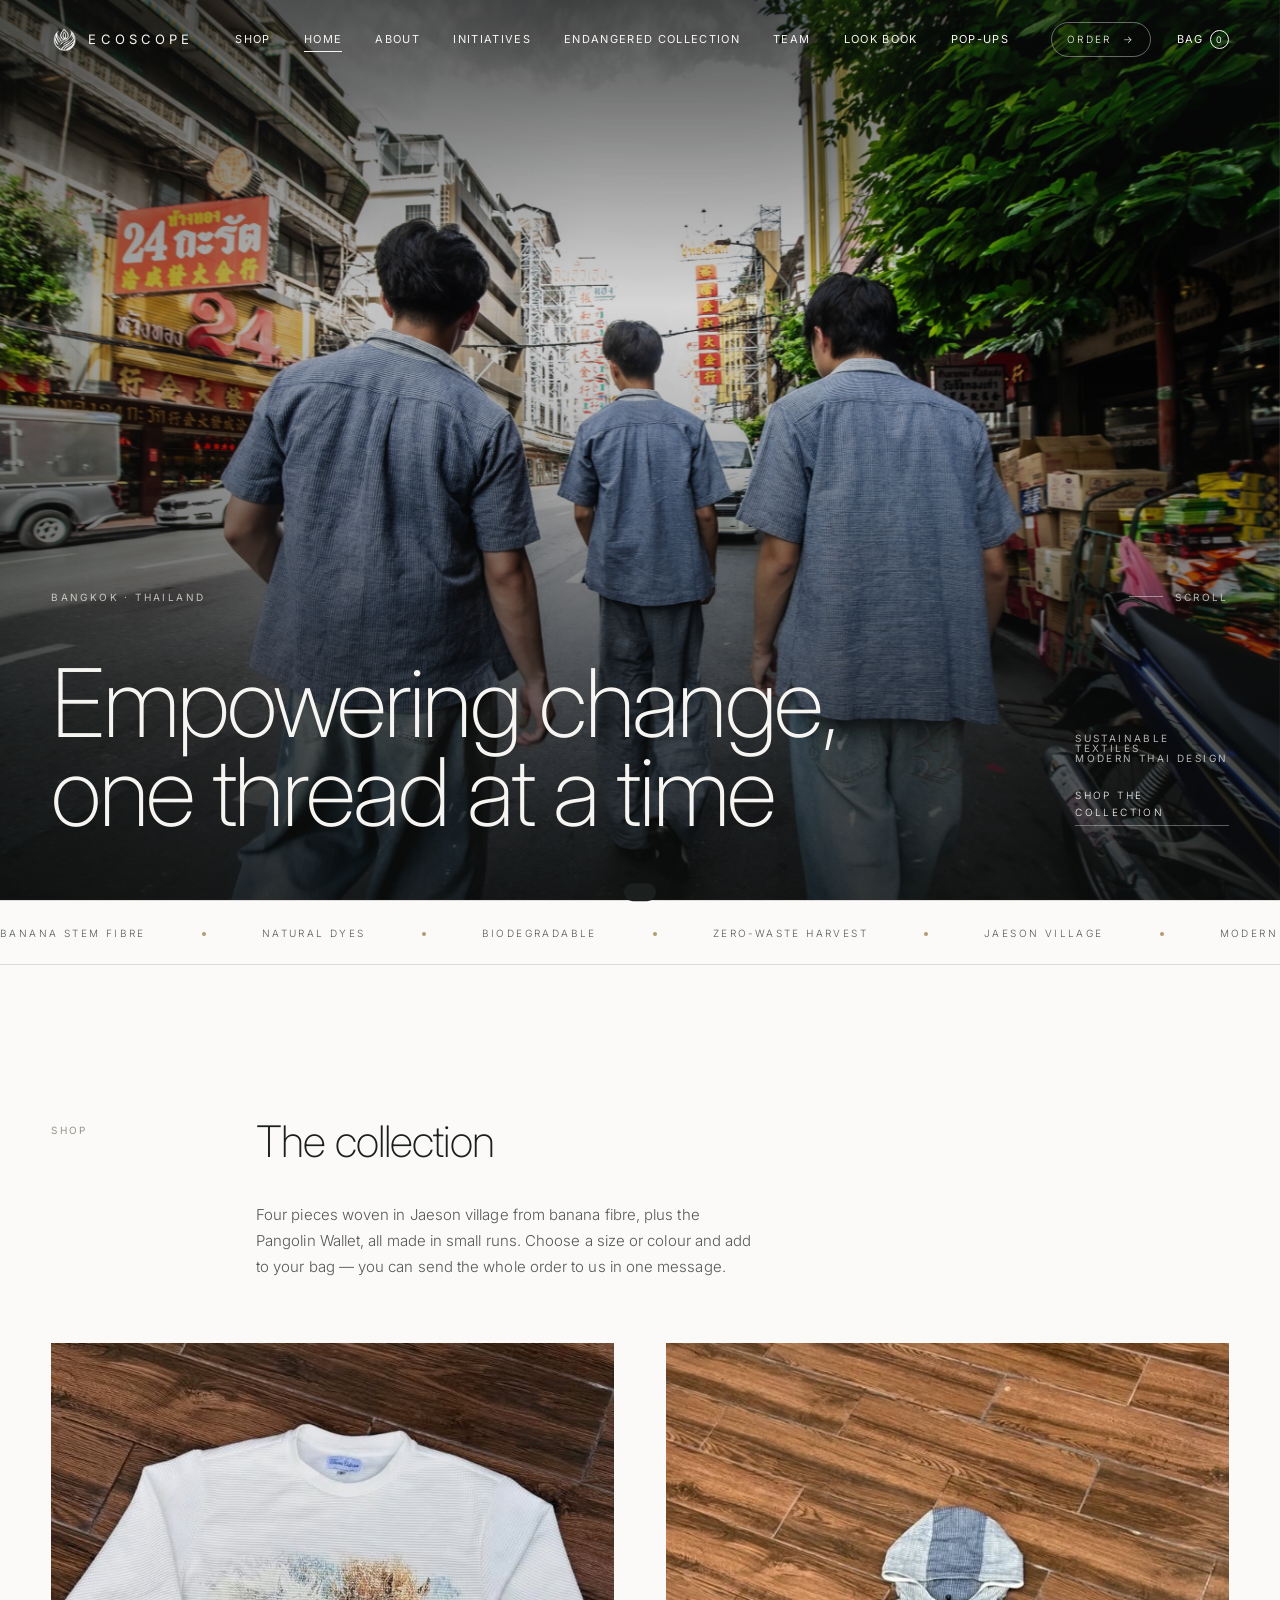
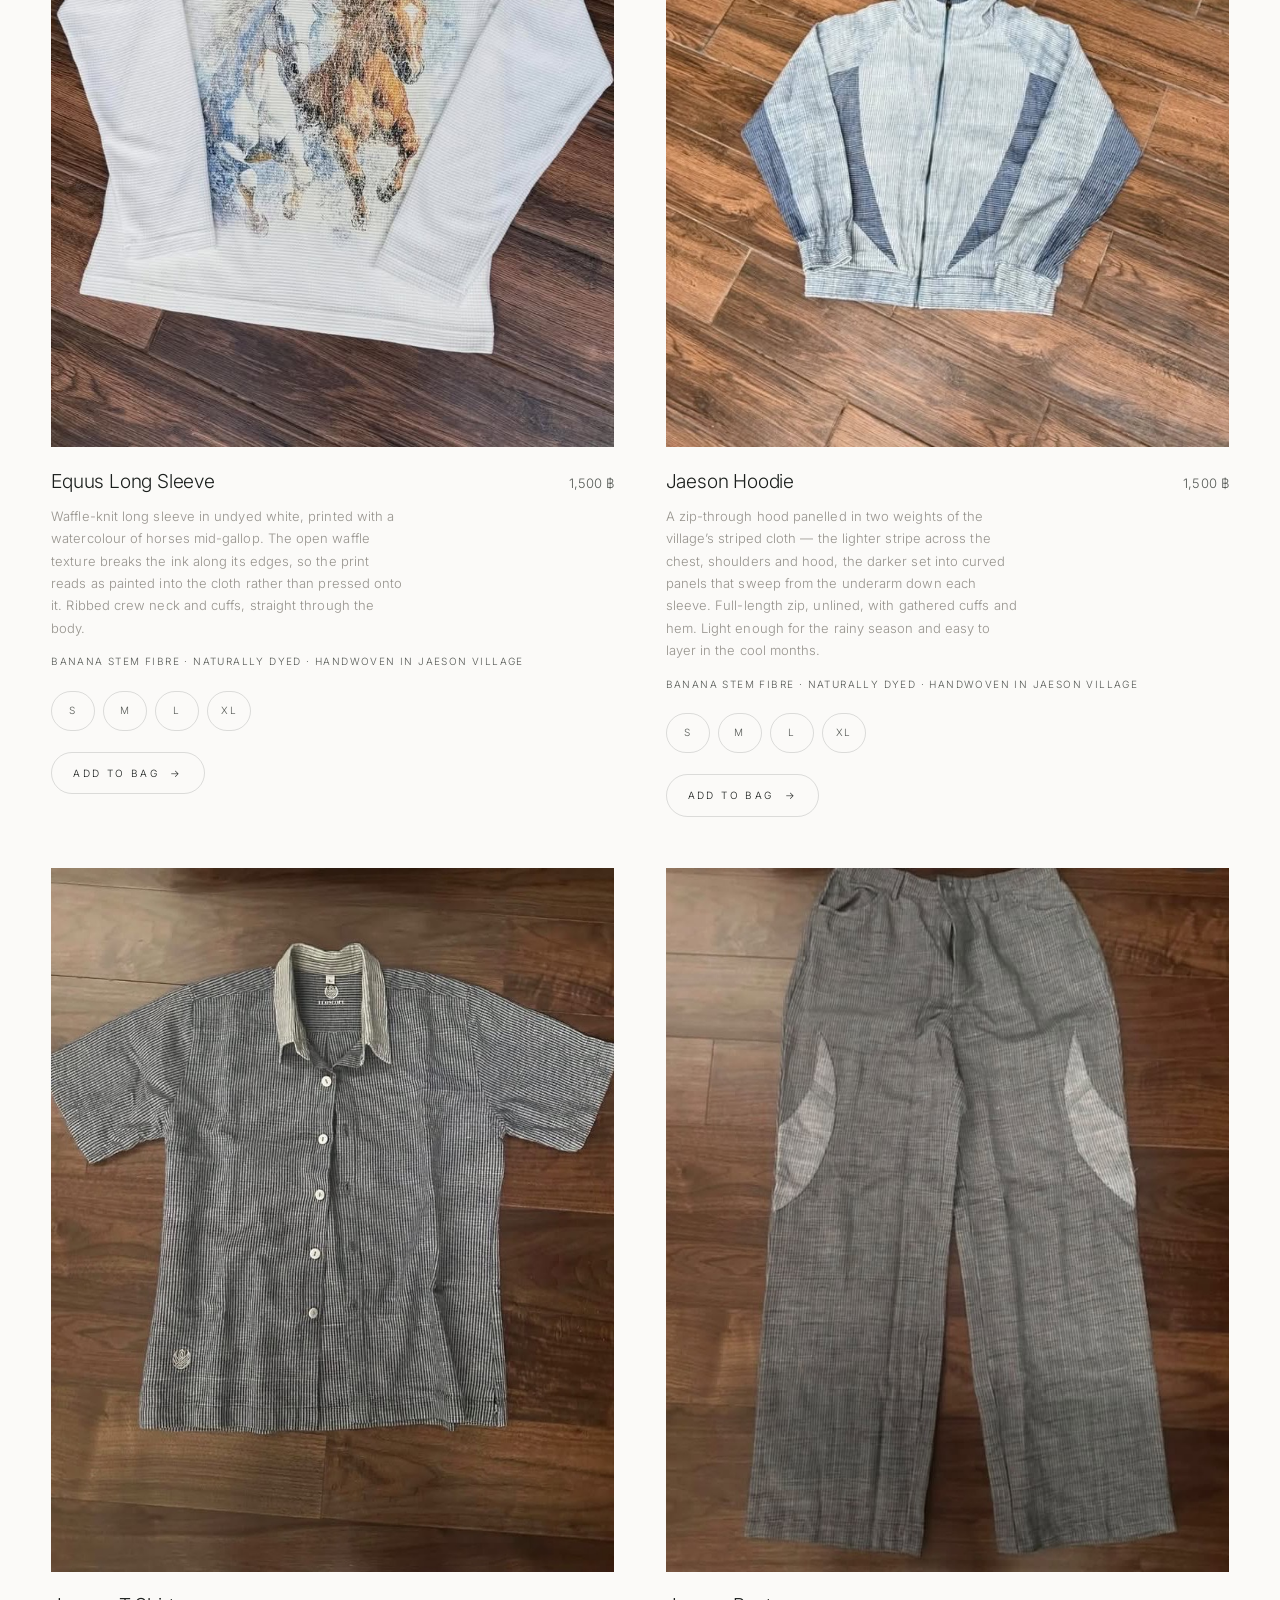
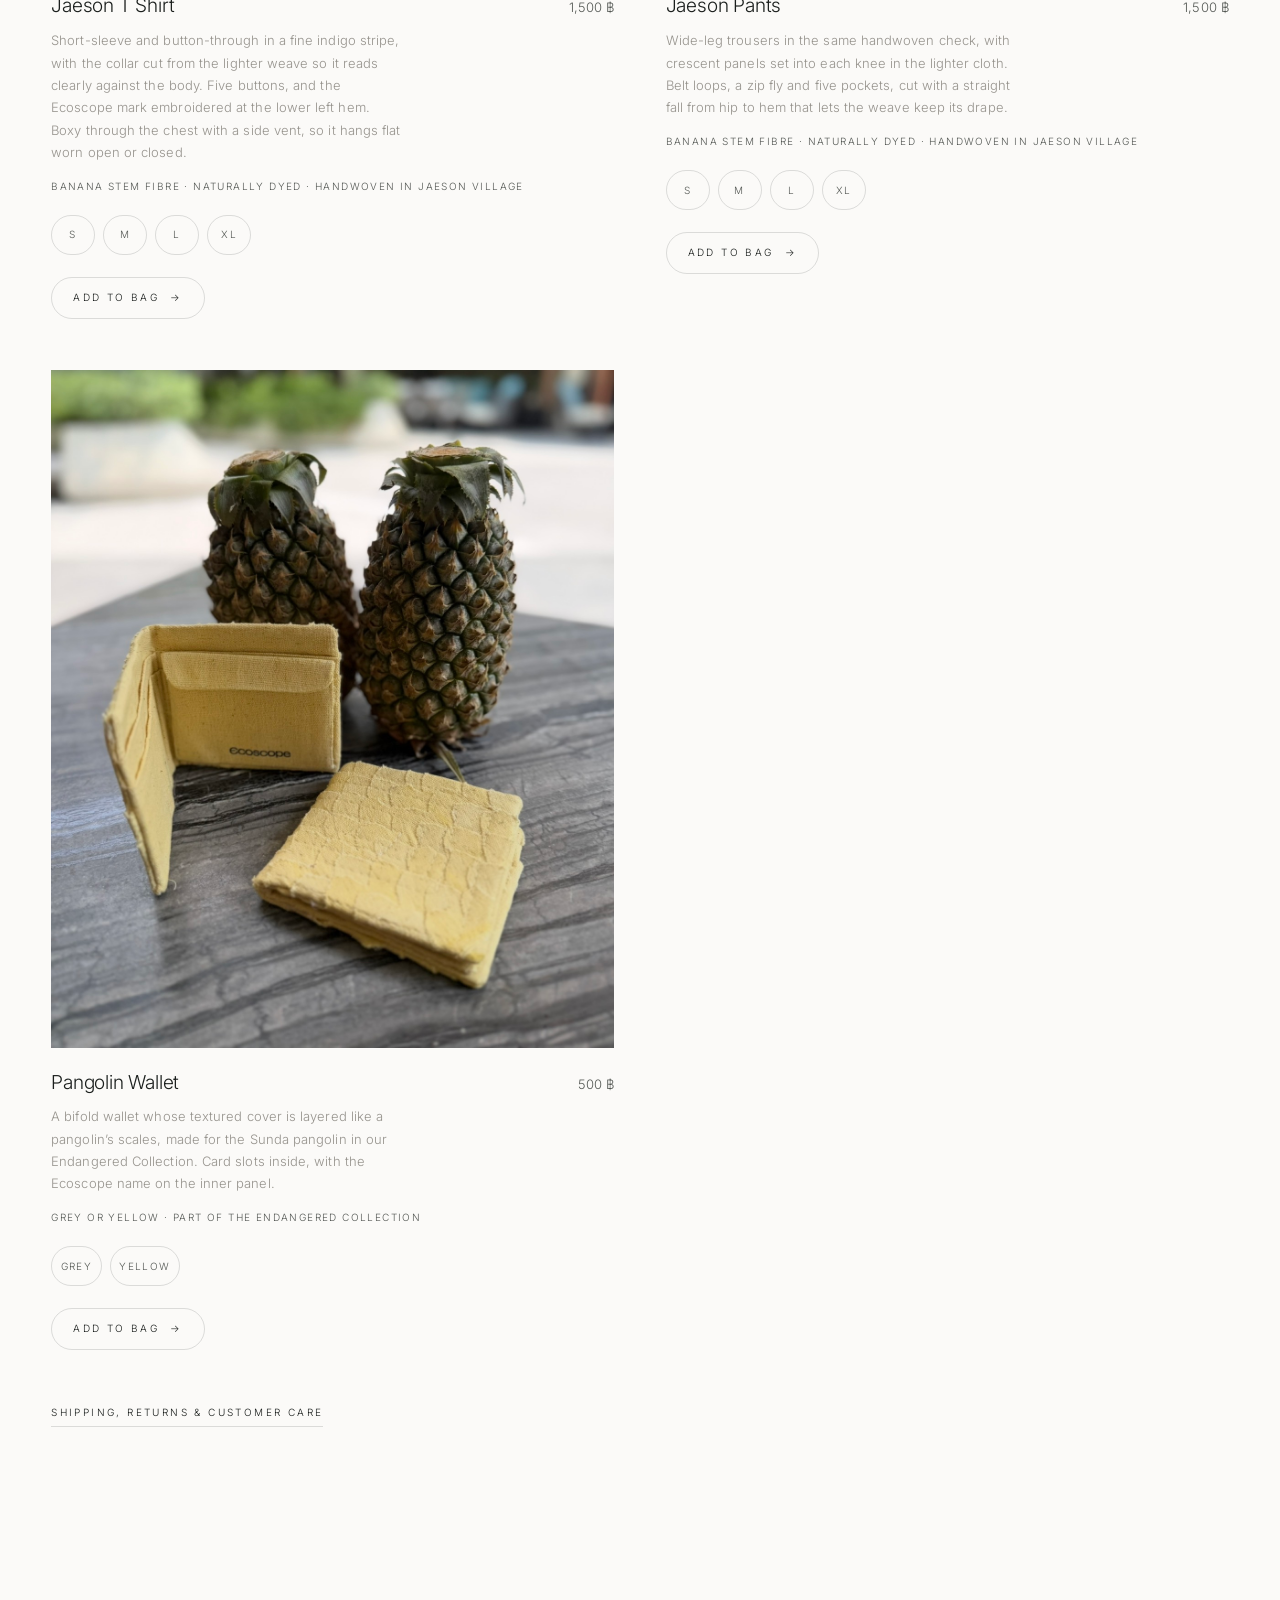
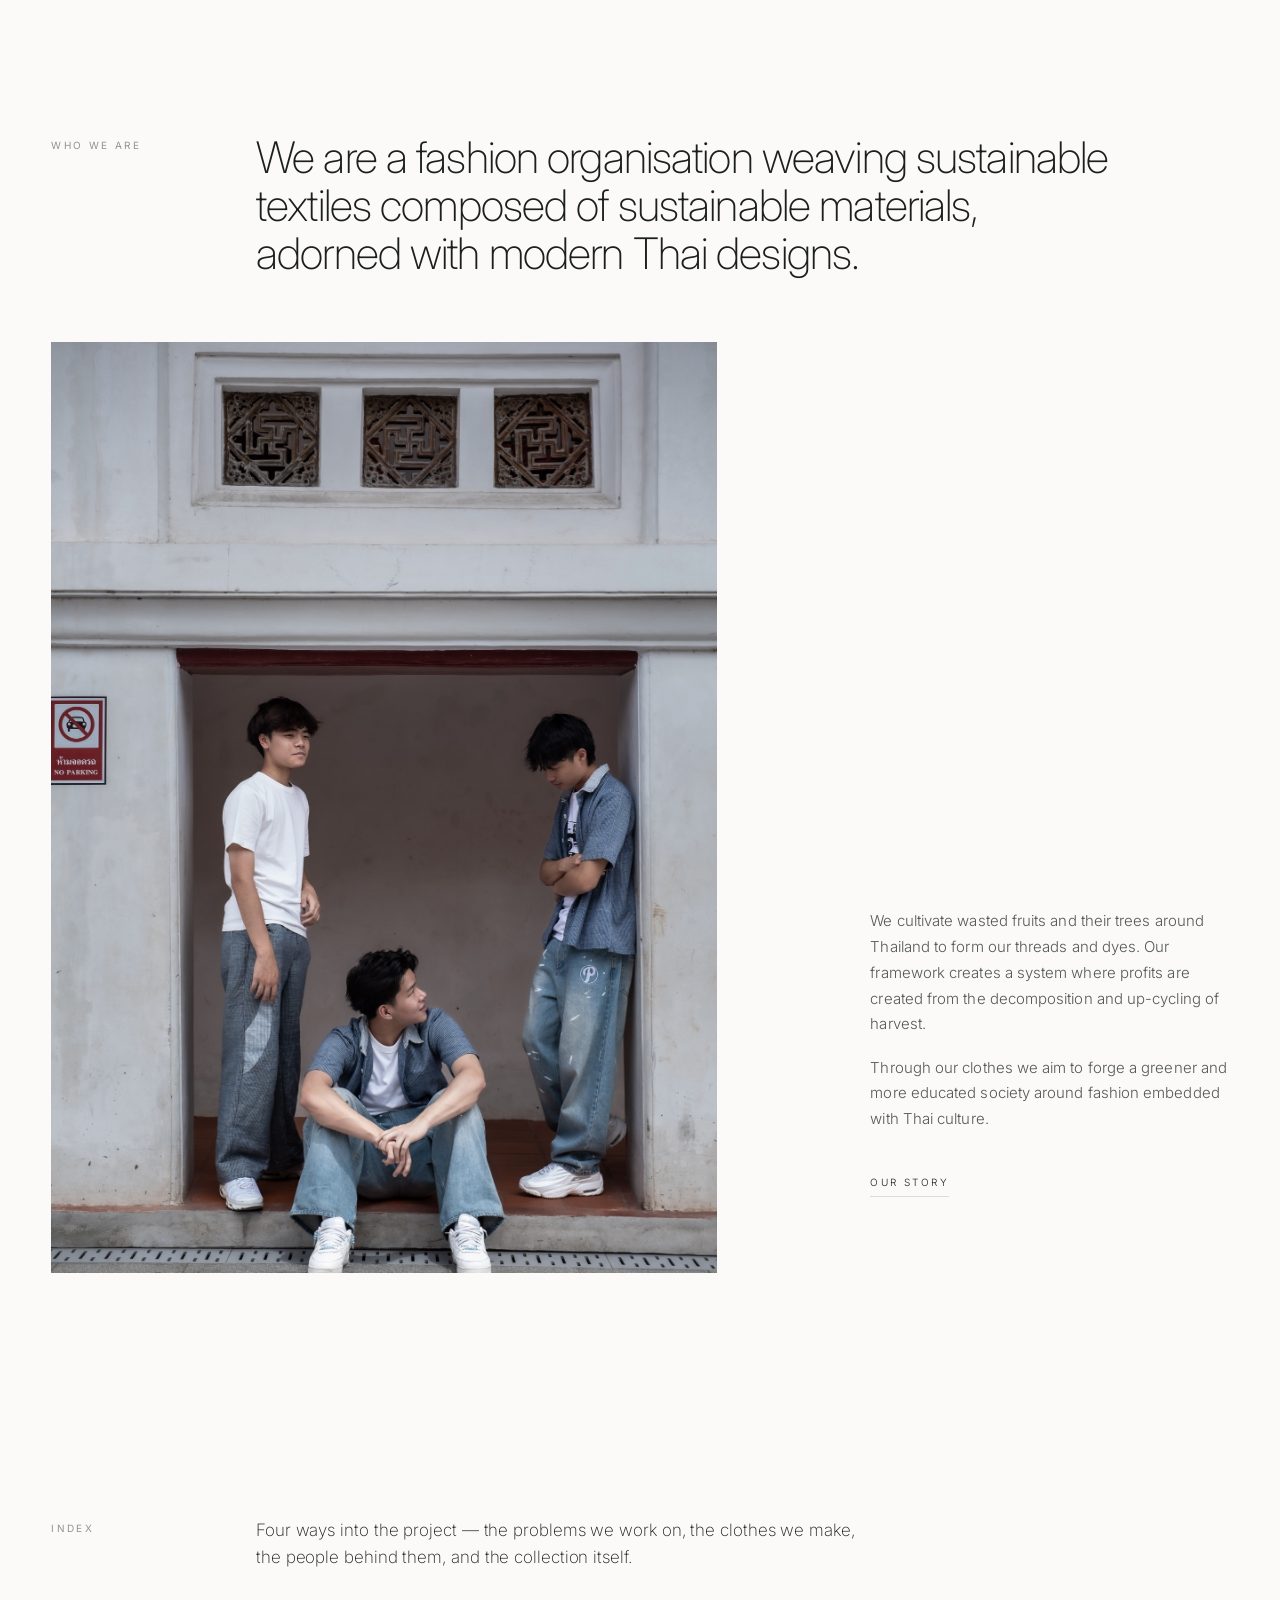
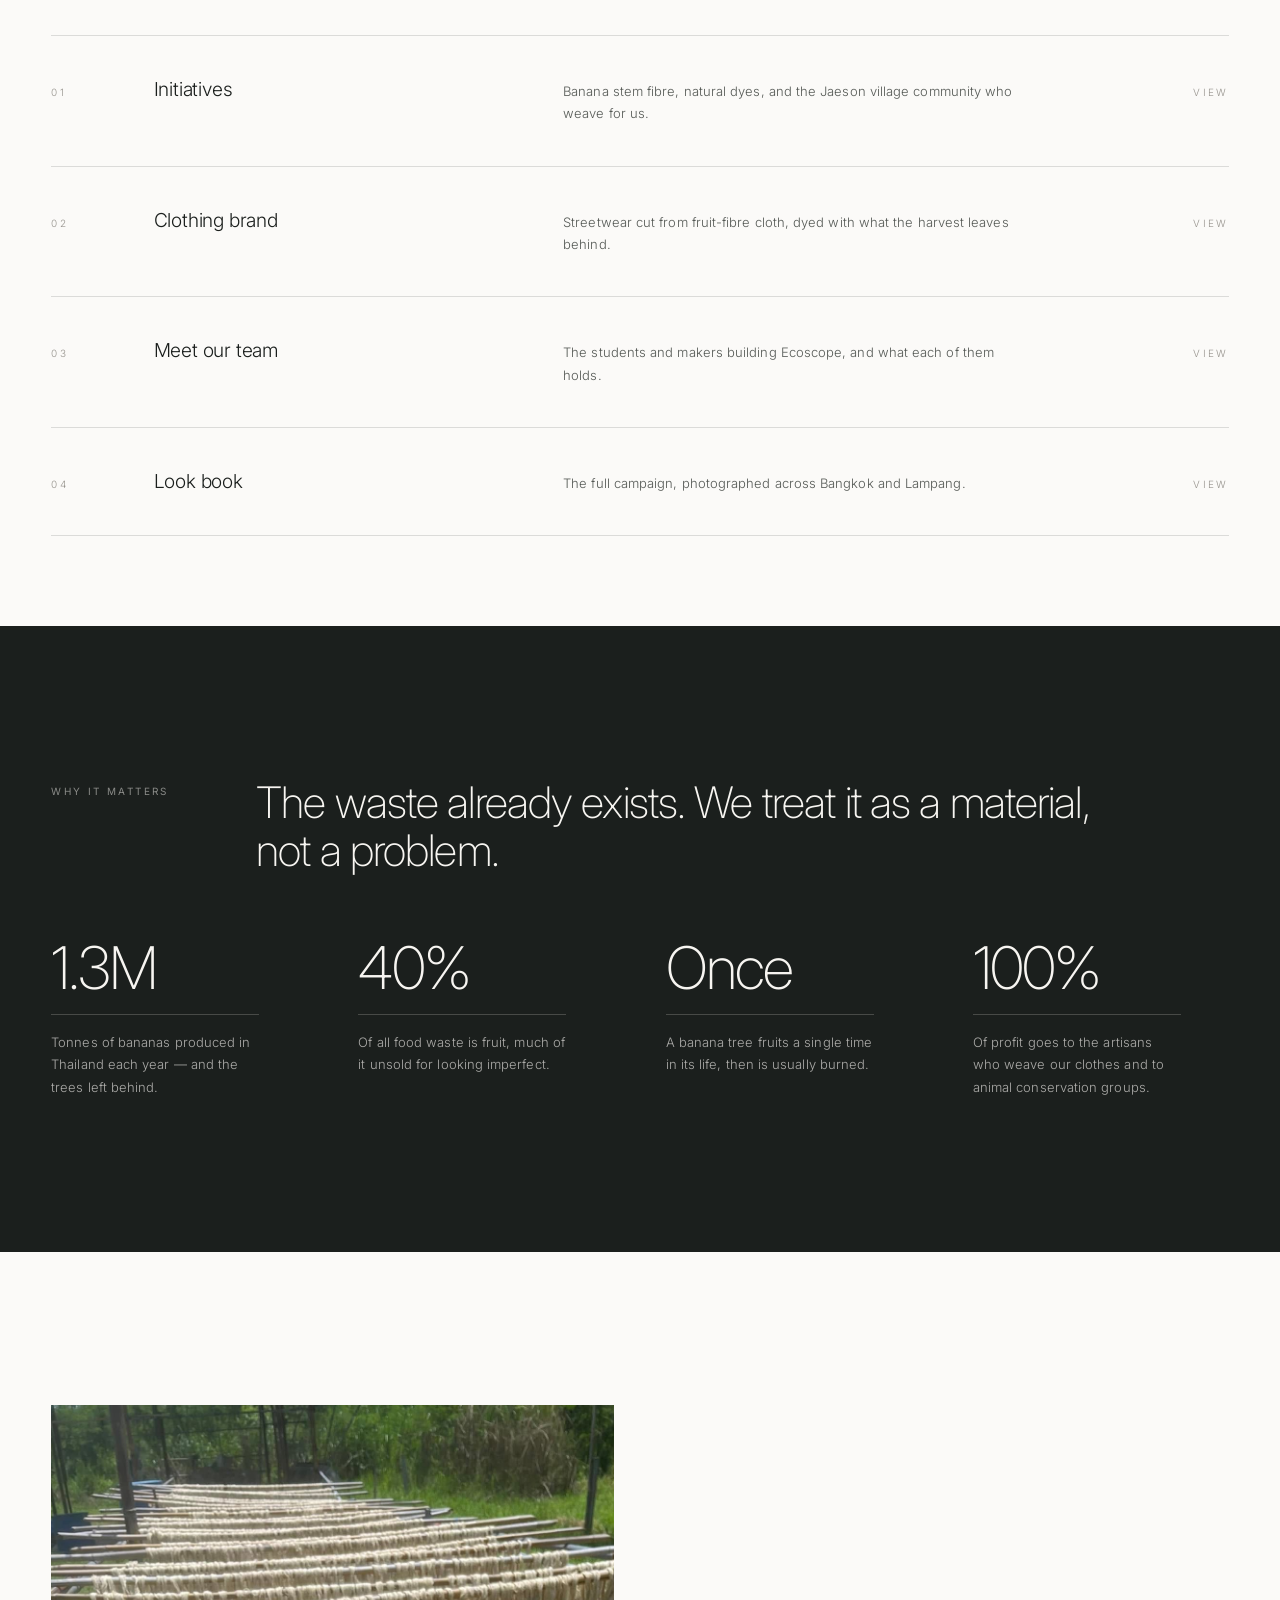
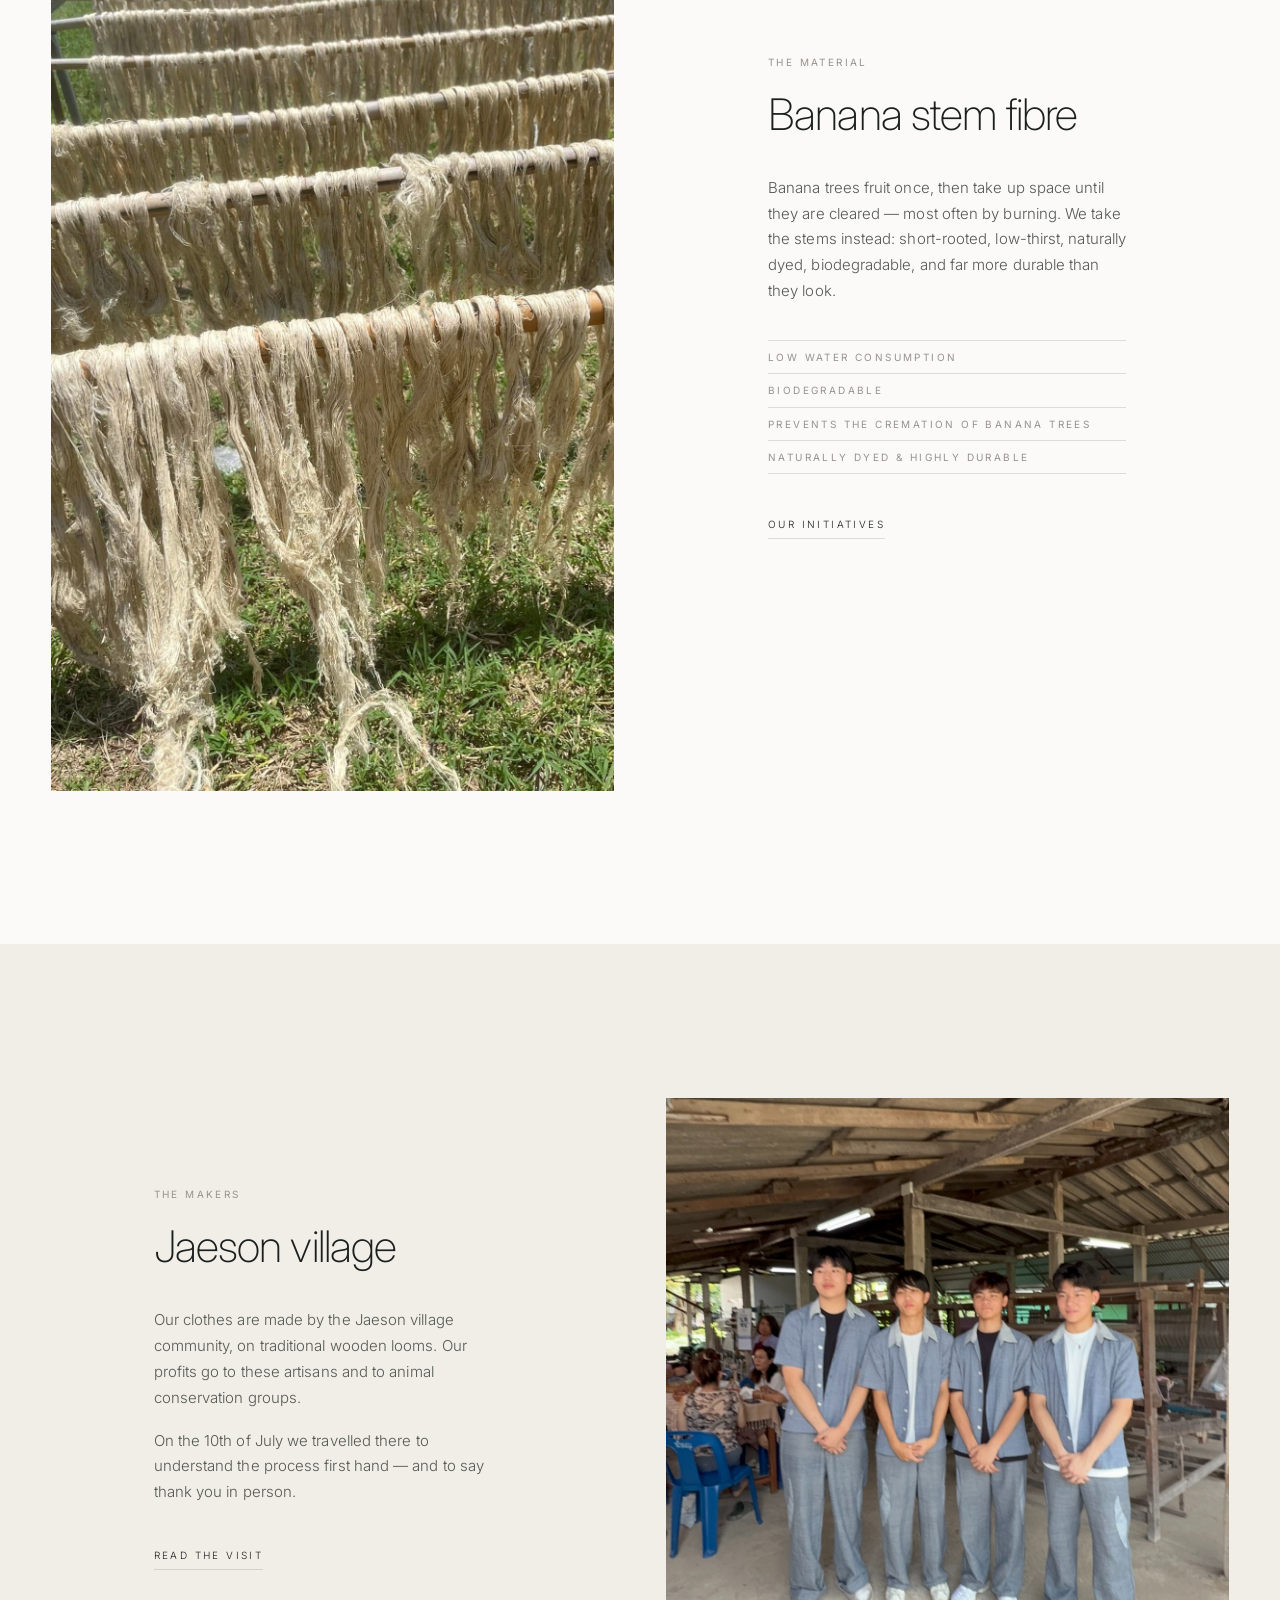
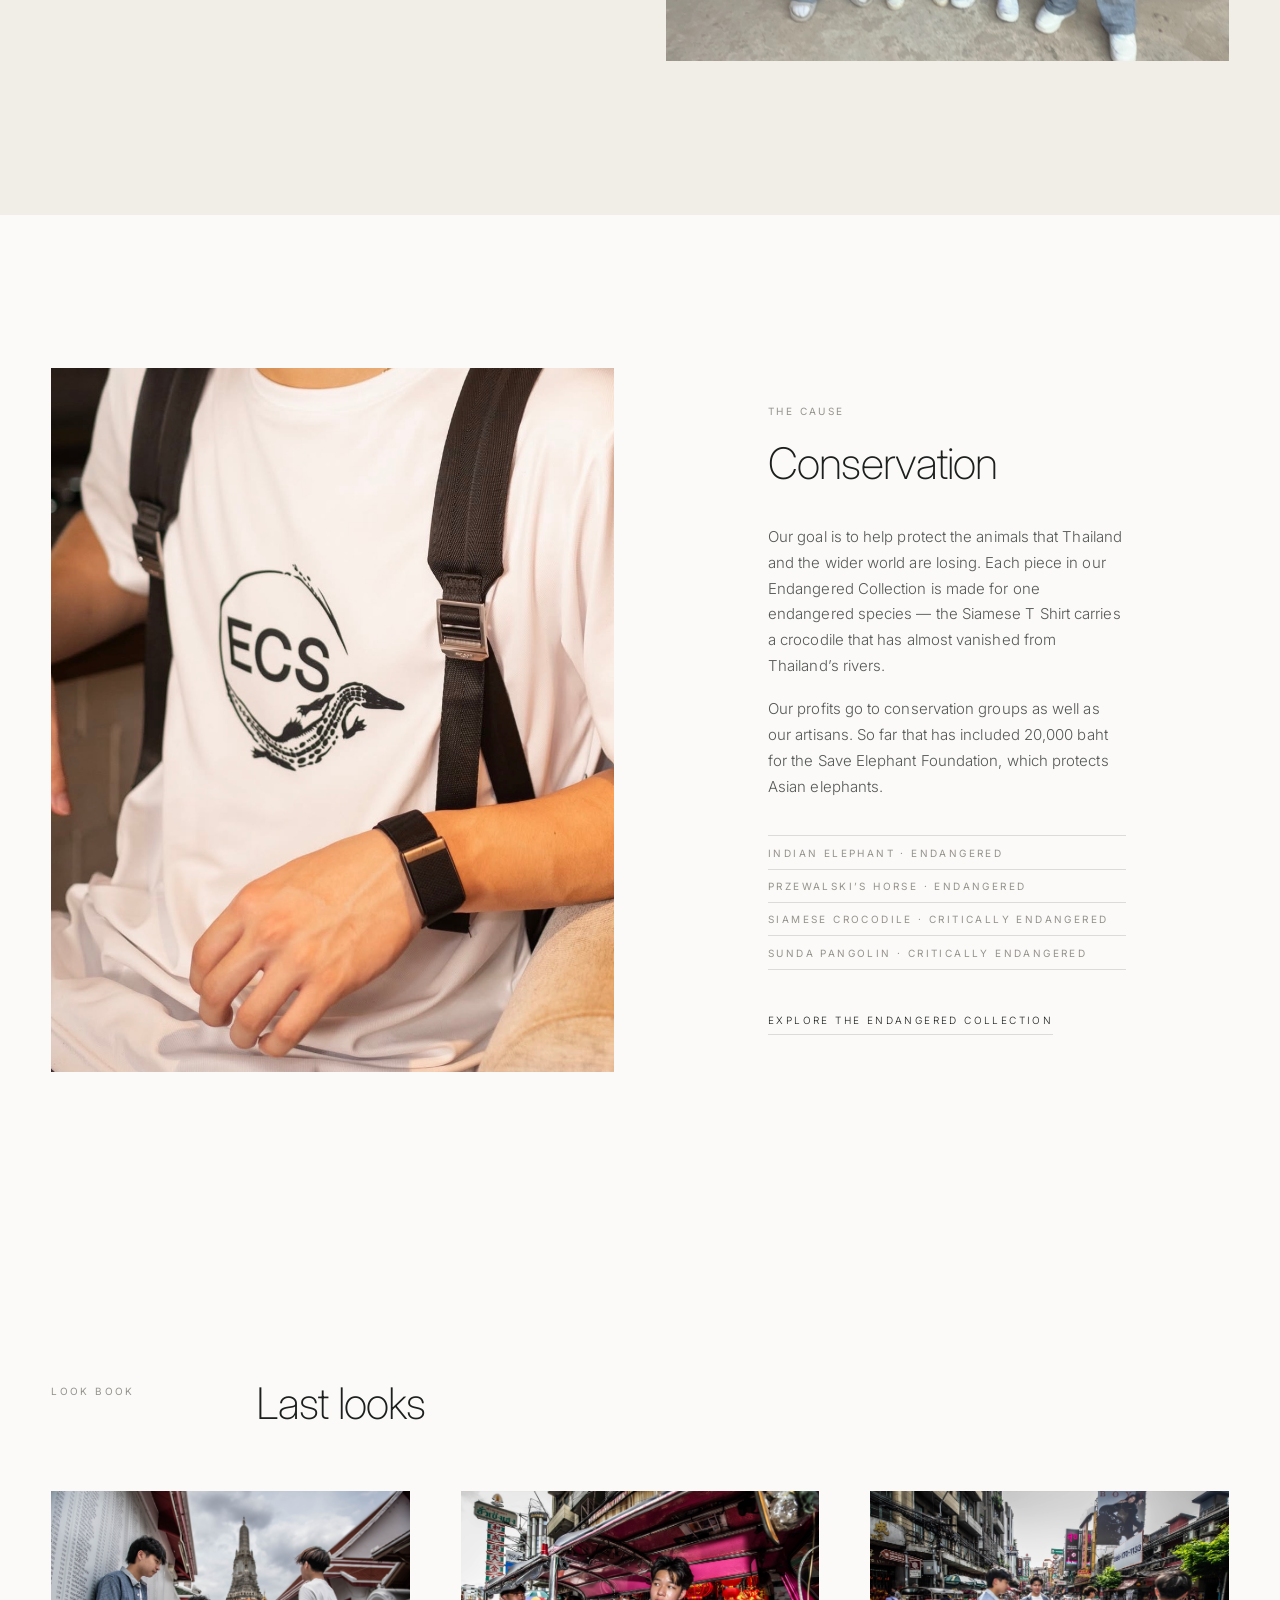
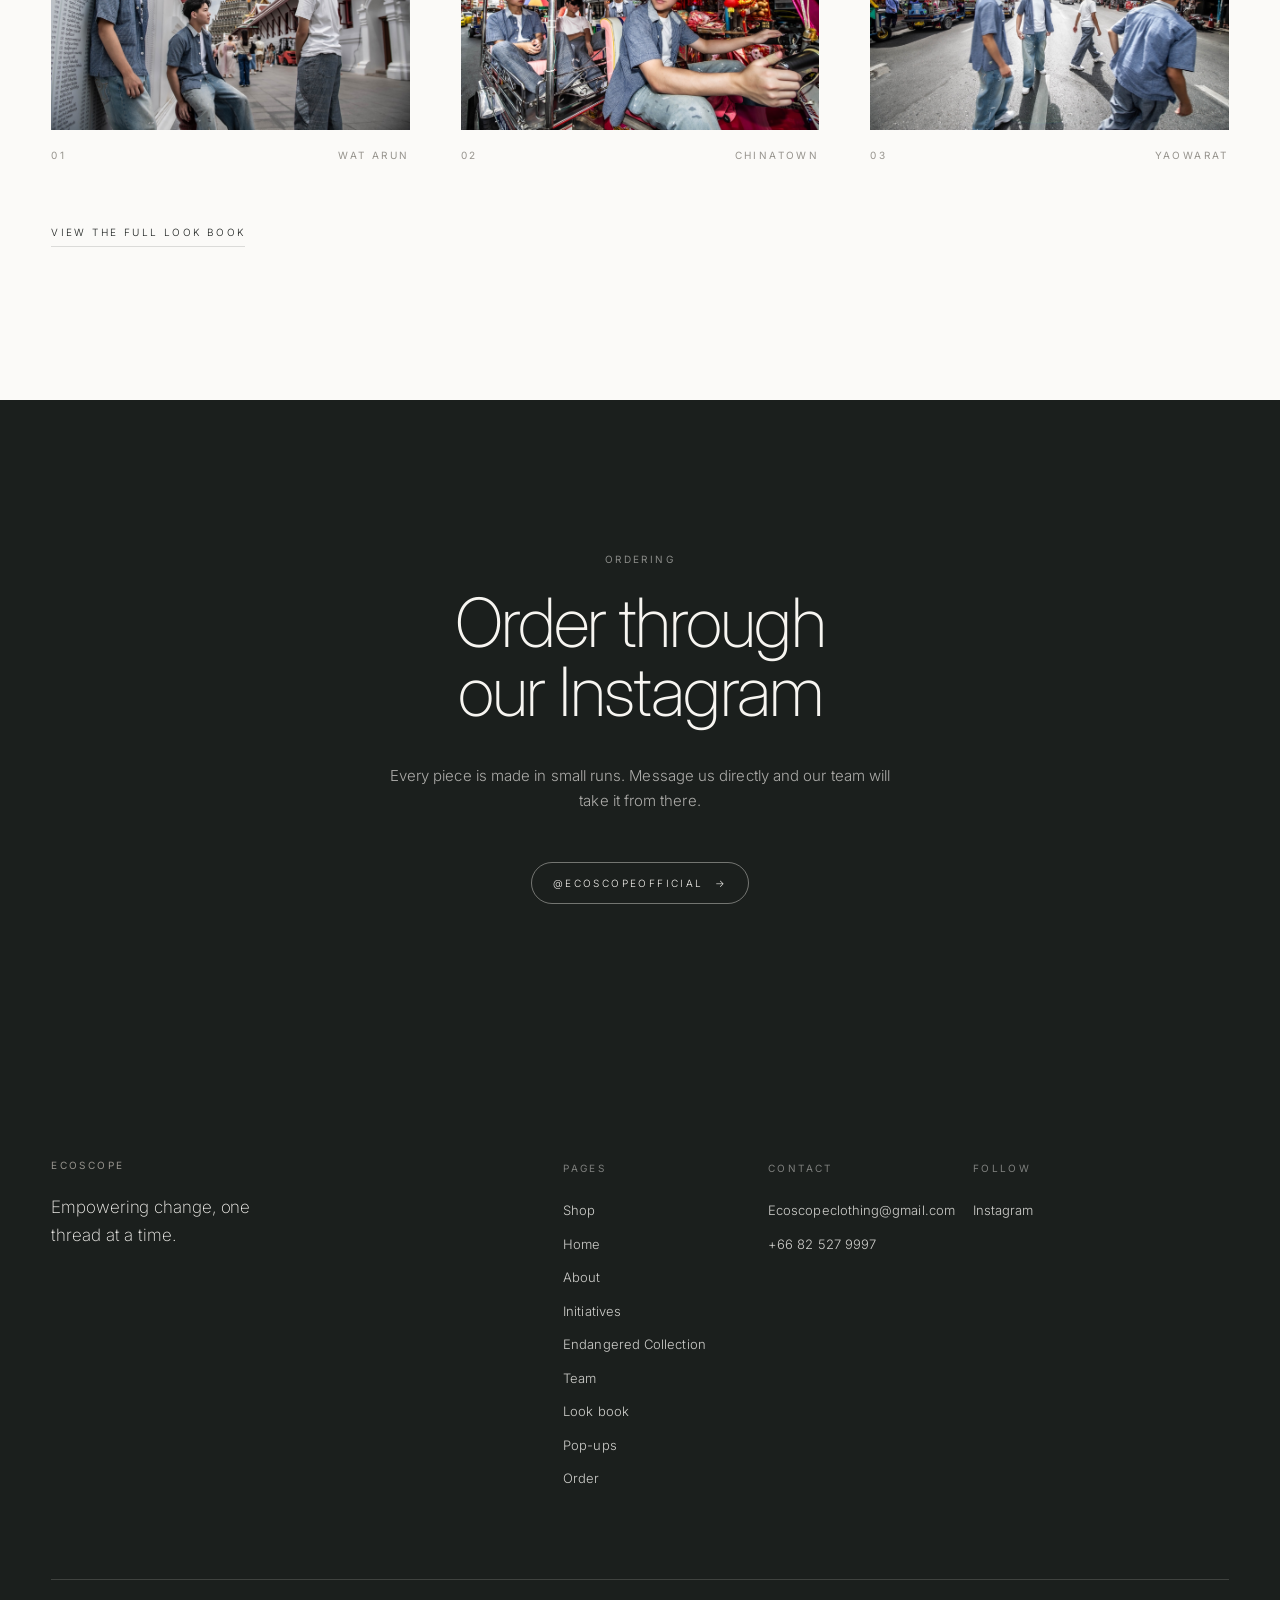
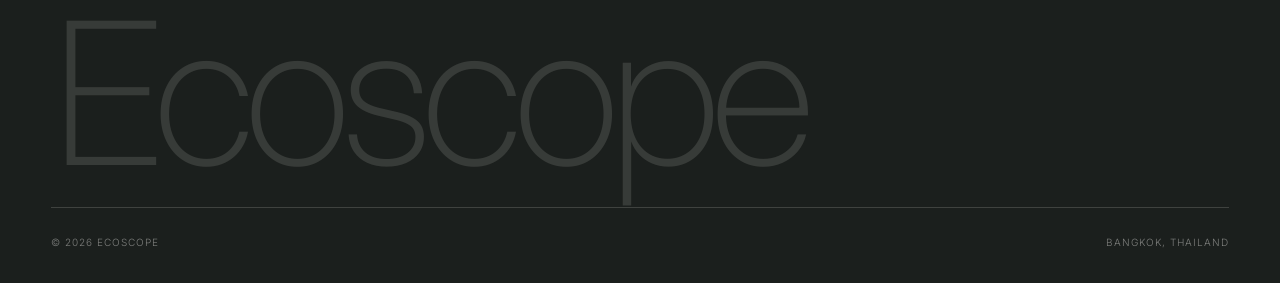
<file: ecoscope/index.html>
<!doctype html>
<html lang="en">
<head>
<meta charset="utf-8">
<meta name="viewport" content="width=device-width, initial-scale=1">
<title>Ecoscope — Empowering change, one thread at a time</title>
<meta name="description" content="Ecoscope is a Thai fashion organisation weaving sustainable textiles from fruit and fruit-tree waste, adorned with modern Thai design.">
<link rel="icon" href="assets/img/logo.png">
<meta property="og:title" content="Ecoscope — Empowering change, one thread at a time">
<meta property="og:description" content="Sustainable textiles woven from banana stem fibre, adorned with modern Thai design.">
<meta property="og:image" content="assets/img/home-1.jpg">
<meta property="og:type" content="website">
<link rel="preconnect" href="https://fonts.googleapis.com">
<link rel="preconnect" href="https://fonts.gstatic.com" crossorigin>
<link href="https://fonts.googleapis.com/css2?family=Inter:wght@200;300;400&display=swap" rel="stylesheet">
<link rel="stylesheet" href="assets/css/main.css">
<script>document.documentElement.classList.add("js");</script>
</head>
<body>
<a class="skip" href="#main">Skip to content</a>

<!-- ================= HEADER ================= -->
<header class="header" data-header>
  <div class="header__inner">
    <a aria-label='Ecoscope — home' class='brand' href='/'>
      <img class="brand__mark" src="assets/img/logo.png" alt="">
      <span class="brand__word">Ecoscope</span>
    </a>
    <nav class="nav" aria-label="Primary">
      <a href='/order#collection'>Shop</a>
      <a aria-current='page' href='/'>Home</a>
      <a href='/about'>About</a>
      <a href='/initiatives'>Initiatives</a>
      <a href='/endangered-collection'>Endangered Collection</a>
      <a href='/team'>Team</a>
      <a href='/lookbook'>Look book</a>
      <a href='/popups'>Pop-ups</a>
    </nav>
    <div class="header__cta">
      <a class='btn' href='/order'>Order <span class="arw">&#8594;</span></a>
      <button class="bagbtn" data-bag-open aria-label="Bag, 0 items">Bag <span class="bagbtn__count" data-bag-count>0</span></button>
    </div>
    <button class="burger" data-burger aria-label="Menu" aria-expanded="false" aria-controls="drawer">
      <span></span><span></span>
    </button>
  </div>
</header>

<div class="drawer" id="drawer" data-drawer aria-hidden="true">
  <nav aria-label="Mobile">
    <a href='/order#collection'>Shop</a>
    <a href='/'>Home</a>
    <a href='/about'>About</a>
    <a href='/initiatives'>Initiatives</a>
    <a href='/endangered-collection'>Endangered Collection</a>
    <a href='/team'>Team</a>
    <a href='/lookbook'>Look book</a>
    <a href='/popups'>Pop-ups</a>
    <a href='/order'>Order</a>
  </nav>
  <div class="drawer__foot">
    <span class="eyebrow">Ecoscopeclothing@gmail.com</span>
    <a class="eyebrow eyebrow--ink" href="https://www.instagram.com/ecoscopeofficial/" target="_blank" rel="noopener">Instagram</a>
  </div>
</div>

<main id="main">

  <!-- ================= HERO ================= -->
  <section class="hero" id="hero">
    <div class="hero__bg">
      <img src="assets/img/home-1.jpg" alt="Three people wearing Ecoscope shirts walking through a Bangkok street" fetchpriority="high">
    </div>
    <div class="hero__inner">
      <div class="wrap">
        <div class="hero__meta">
          <span class="eyebrow eyebrow--light">Bangkok &middot; Thailand</span>
          <span class="cue eyebrow eyebrow--light"><span class="cue__line" aria-hidden="true"></span>Scroll</span>
        </div>
        <div class="hero__grid">
          <div class="hero__title">
            <h1 class="display">Empowering change,<br>one thread at a time</h1>
          </div>
          <div class="hero__aside">
            <p class="eyebrow eyebrow--light">Sustainable textiles<br>Modern Thai design</p>
            <p class="mt-2"><a class="link link--light" href="#shop">Shop the collection</a></p>
          </div>
        </div>
      </div>
    </div>
  </section>

  <!-- ================= MARQUEE ================= -->
  <div class="marquee" aria-hidden="true">
    <div class="marquee__track" data-marquee>
      <span>Banana stem fibre</span><span>Natural dyes</span><span>Biodegradable</span>
      <span>Zero-waste harvest</span><span>Jaeson village</span><span>Modern Thai design</span>
    </div>
  </div>

  <!-- ================= SHOP ================= -->
  <section class="section" id="shop">
    <div class="wrap">
      <div class="sec-head">
        <p class="sec-head__label eyebrow reveal">Shop</p>
        <div class="sec-head__body">
          <h2 class="h-section reveal">The collection</h2>
          <p class="prose mt-3 reveal">Four pieces woven in Jaeson village from banana fibre, plus the Pangolin Wallet, all made in small runs. Choose a size or colour and add to your bag &mdash; you can send the whole order to us in one message.</p>
        </div>
      </div>

      <div class="shop">

        <article class="product reveal"
                 data-product
                 data-name="Equus Long Sleeve"
                 data-price="1500"
                 data-img="assets/img/products/equus-long-sleeve.jpg">
          <figure class="media product__media">
            <img src="assets/img/products/equus-long-sleeve.jpg" alt="Equus Long Sleeve — white waffle-knit top printed with running horses" loading="lazy">
          </figure>
          <div class="product__body">
            <div class="product__top">
              <h3 class="product__name">Equus Long Sleeve</h3>
              <span class="product__price">1,500 &#3647;</span>
            </div>
            <p class="product__desc">Waffle-knit long sleeve in undyed white, printed with a watercolour of horses mid-gallop. The open waffle texture breaks the ink along its edges, so the print reads as painted into the cloth rather than pressed onto it. Ribbed crew neck and cuffs, straight through the body.</p>
            <p class="product__material">Banana stem fibre &middot; naturally dyed &middot; handwoven in Jaeson village</p>
            <div class="sizes" role="group" aria-label="Size — Equus Long Sleeve">
              <button type="button" class="size" data-size="S" aria-pressed="false">S</button>
              <button type="button" class="size" data-size="M" aria-pressed="false">M</button>
              <button type="button" class="size" data-size="L" aria-pressed="false">L</button>
              <button type="button" class="size" data-size="XL" aria-pressed="false">XL</button>
            </div>
            <div class="product__actions">
              <button type="button" class="btn" data-add>Add to bag <span class="arw">&#8594;</span></button>
              <span class="product__note" data-note></span>
            </div>
          </div>
        </article>

        <article class="product reveal" data-delay="1"
                 data-product
                 data-name="Jaeson Hoodie"
                 data-price="1500"
                 data-img="assets/img/products/jaeson-hoodie.jpg">
          <figure class="media product__media">
            <img src="assets/img/products/jaeson-hoodie.jpg" alt="Jaeson Hoodie — zip-through hood panelled in striped handwoven cloth" loading="lazy">
          </figure>
          <div class="product__body">
            <div class="product__top">
              <h3 class="product__name">Jaeson Hoodie</h3>
              <span class="product__price">1,500 &#3647;</span>
            </div>
            <p class="product__desc">A zip-through hood panelled in two weights of the village&rsquo;s striped cloth &mdash; the lighter stripe across the chest, shoulders and hood, the darker set into curved panels that sweep from the underarm down each sleeve. Full-length zip, unlined, with gathered cuffs and hem. Light enough for the rainy season and easy to layer in the cool months.</p>
            <p class="product__material">Banana stem fibre &middot; naturally dyed &middot; handwoven in Jaeson village</p>
            <div class="sizes" role="group" aria-label="Size — Jaeson Hoodie">
              <button type="button" class="size" data-size="S" aria-pressed="false">S</button>
              <button type="button" class="size" data-size="M" aria-pressed="false">M</button>
              <button type="button" class="size" data-size="L" aria-pressed="false">L</button>
              <button type="button" class="size" data-size="XL" aria-pressed="false">XL</button>
            </div>
            <div class="product__actions">
              <button type="button" class="btn" data-add>Add to bag <span class="arw">&#8594;</span></button>
              <span class="product__note" data-note></span>
            </div>
          </div>
        </article>

        <article class="product reveal"
                 data-product
                 data-name="Jaeson T Shirt"
                 data-price="1500"
                 data-img="assets/img/products/jaeson-t-shirt.jpg">
          <figure class="media product__media">
            <img src="assets/img/products/jaeson-t-shirt.jpg" alt="Jaeson T Shirt — short-sleeve button-through in a fine indigo stripe" loading="lazy">
          </figure>
          <div class="product__body">
            <div class="product__top">
              <h3 class="product__name">Jaeson T Shirt</h3>
              <span class="product__price">1,500 &#3647;</span>
            </div>
            <p class="product__desc">Short-sleeve and button-through in a fine indigo stripe, with the collar cut from the lighter weave so it reads clearly against the body. Five buttons, and the Ecoscope mark embroidered at the lower left hem. Boxy through the chest with a side vent, so it hangs flat worn open or closed.</p>
            <p class="product__material">Banana stem fibre &middot; naturally dyed &middot; handwoven in Jaeson village</p>
            <div class="sizes" role="group" aria-label="Size — Jaeson T Shirt">
              <button type="button" class="size" data-size="S" aria-pressed="false">S</button>
              <button type="button" class="size" data-size="M" aria-pressed="false">M</button>
              <button type="button" class="size" data-size="L" aria-pressed="false">L</button>
              <button type="button" class="size" data-size="XL" aria-pressed="false">XL</button>
            </div>
            <div class="product__actions">
              <button type="button" class="btn" data-add>Add to bag <span class="arw">&#8594;</span></button>
              <span class="product__note" data-note></span>
            </div>
          </div>
        </article>

        <article class="product reveal" data-delay="1"
                 data-product
                 data-name="Jaeson Pants"
                 data-price="1500"
                 data-img="assets/img/products/jaeson-pants.jpg">
          <figure class="media product__media">
            <img src="assets/img/products/jaeson-pants.jpg" alt="Jaeson Pants — wide-leg trousers with crescent panels at the knee" loading="lazy">
          </figure>
          <div class="product__body">
            <div class="product__top">
              <h3 class="product__name">Jaeson Pants</h3>
              <span class="product__price">1,500 &#3647;</span>
            </div>
            <p class="product__desc">Wide-leg trousers in the same handwoven check, with crescent panels set into each knee in the lighter cloth. Belt loops, a zip fly and five pockets, cut with a straight fall from hip to hem that lets the weave keep its drape.</p>
            <p class="product__material">Banana stem fibre &middot; naturally dyed &middot; handwoven in Jaeson village</p>
            <div class="sizes" role="group" aria-label="Size — Jaeson Pants">
              <button type="button" class="size" data-size="S" aria-pressed="false">S</button>
              <button type="button" class="size" data-size="M" aria-pressed="false">M</button>
              <button type="button" class="size" data-size="L" aria-pressed="false">L</button>
              <button type="button" class="size" data-size="XL" aria-pressed="false">XL</button>
            </div>
            <div class="product__actions">
              <button type="button" class="btn" data-add>Add to bag <span class="arw">&#8594;</span></button>
              <span class="product__note" data-note></span>
            </div>
          </div>
        </article>

        <article class="product reveal"
                 data-product
                 data-name="Pangolin Wallet"
                 data-price="500"
                 data-option="Colour"
                 data-img="assets/img/wild/pangolin-wallet.jpg">
          <figure class="media product__media">
            <img src="assets/img/wild/pangolin-wallet.jpg" alt="Pangolin Wallet — bifold wallets in a scale-textured cloth, beside two pineapples" loading="lazy">
          </figure>
          <div class="product__body">
            <div class="product__top">
              <h3 class="product__name">Pangolin Wallet</h3>
              <span class="product__price">500 &#3647;</span>
            </div>
            <p class="product__desc">A bifold wallet whose textured cover is layered like a pangolin&rsquo;s scales, made for the Sunda pangolin in our Endangered Collection. Card slots inside, with the Ecoscope name on the inner panel.</p>
            <p class="product__material">Grey or yellow &middot; part of the Endangered Collection</p>
            <div class="sizes" role="group" aria-label="Colour — Pangolin Wallet">
              <button type="button" class="size" data-size="Grey" aria-pressed="false">Grey</button>
              <button type="button" class="size" data-size="Yellow" aria-pressed="false">Yellow</button>
            </div>
            <div class="product__actions">
              <button type="button" class="btn" data-add>Add to bag <span class="arw">&#8594;</span></button>
              <span class="product__note" data-note></span>
            </div>
          </div>
        </article>

      </div>

      <p class="mt-4 reveal"><a class='link' href='/order'>Shipping, returns &amp; customer care</a></p>
    </div>
  </section>

  <!-- ================= WHO WE ARE ================= -->
  <section class="section" id="who">
    <div class="wrap">
      <div class="sec-head">
        <p class="sec-head__label eyebrow reveal">Who we are</p>
        <div class="sec-head__body">
          <h2 class="h-section reveal">We are a fashion organisation weaving sustainable textiles composed of sustainable materials, adorned with modern Thai designs.</h2>
        </div>
      </div>

      <div class="pair">
        <div class="pair__a reveal">
          <figure class="media media--5x7">
            <img src="assets/img/home-2.jpg" alt="Three models in Ecoscope garments in a temple doorway" loading="lazy">
          </figure>
        </div>
        <div class="pair__b reveal" data-delay="1">
          <div class="prose">
            <p>We cultivate wasted fruits and their trees around Thailand to form our threads and dyes. Our framework creates a system where profits are created from the decomposition and up-cycling of harvest.</p>
            <p>Through our clothes we aim to forge a greener and more educated society around fashion embedded with Thai culture.</p>
          </div>
          <p class="mt-3"><a class='link' href='/about'>Our story</a></p>
        </div>
      </div>
    </div>
  </section>

  <!-- ================= INDEX ================= -->
  <section class="section section--tight" id="index-list">
    <div class="wrap">
      <div class="sec-head">
        <p class="sec-head__label eyebrow reveal">Index</p>
        <div class="sec-head__body"><p class="lead measure reveal">Four ways into the project — the problems we work on, the clothes we make, the people behind them, and the collection itself.</p></div>
      </div>

      <div class="index">
        <a class='index__row reveal' href='/initiatives'>
          <span class="index__num">01</span>
          <span class="index__title h-item">Initiatives</span>
          <span class="index__text">Banana stem fibre, natural dyes, and the Jaeson village community who weave for us.</span>
          <span class="index__act">View</span>
        </a>
        <a class='index__row reveal' href='/lookbook'>
          <span class="index__num">02</span>
          <span class="index__title h-item">Clothing brand</span>
          <span class="index__text">Streetwear cut from fruit-fibre cloth, dyed with what the harvest leaves behind.</span>
          <span class="index__act">View</span>
        </a>
        <a class='index__row reveal' href='/team'>
          <span class="index__num">03</span>
          <span class="index__title h-item">Meet our team</span>
          <span class="index__text">The students and makers building Ecoscope, and what each of them holds.</span>
          <span class="index__act">View</span>
        </a>
        <a class='index__row reveal' href='/lookbook'>
          <span class="index__num">04</span>
          <span class="index__title h-item">Look book</span>
          <span class="index__text">The full campaign, photographed across Bangkok and Lampang.</span>
          <span class="index__act">View</span>
        </a>
      </div>
    </div>
  </section>

  <!-- ================= STATS ================= -->
  <section class="section band-dark" id="why">
    <div class="wrap">
      <div class="sec-head">
        <p class="sec-head__label eyebrow reveal">Why it matters</p>
        <div class="sec-head__body"><h2 class="h-section reveal">The waste already exists. We treat it as a material, not a problem.</h2></div>
      </div>
      <div class="stats">
        <div class="stat reveal">
          <p class="stat__fig">1.3M</p>
          <p class="stat__label">Tonnes of bananas produced in Thailand each year &mdash; and the trees left behind.</p>
        </div>
        <div class="stat reveal" data-delay="1">
          <p class="stat__fig">40%</p>
          <p class="stat__label">Of all food waste is fruit, much of it unsold for looking imperfect.</p>
        </div>
        <div class="stat reveal" data-delay="2">
          <p class="stat__fig">Once</p>
          <p class="stat__label">A banana tree fruits a single time in its life, then is usually burned.</p>
        </div>
        <div class="stat reveal" data-delay="3">
          <p class="stat__fig">100%</p>
          <p class="stat__label">Of profit goes to the artisans who weave our clothes and to animal conservation groups.</p>
        </div>
      </div>
    </div>
  </section>

  <!-- ================= MATERIAL ================= -->
  <section class="section" id="material">
    <div class="wrap">
      <div class="split">
        <div class="split__media reveal">
          <figure class="media media--4x7">
            <img src="assets/img/init-3.jpg" alt="Banana stem fibre drying on lines in the sun" loading="lazy">
          </figure>
        </div>
        <div class="split__body reveal" data-delay="1">
          <p class="eyebrow">The material</p>
          <h2 class="h-section mt-2">Banana stem fibre</h2>
          <div class="prose mt-3">
            <p>Banana trees fruit once, then take up space until they are cleared &mdash; most often by burning. We take the stems instead: short-rooted, low-thirst, naturally dyed, biodegradable, and far more durable than they look.</p>
          </div>
          <ul class="mt-3">
            <li class="eyebrow" style="padding-block:.7rem;border-top:1px solid var(--line)">Low water consumption</li>
            <li class="eyebrow" style="padding-block:.7rem;border-top:1px solid var(--line)">Biodegradable</li>
            <li class="eyebrow" style="padding-block:.7rem;border-top:1px solid var(--line)">Prevents the cremation of banana trees</li>
            <li class="eyebrow" style="padding-block:.7rem;border-top:1px solid var(--line);border-bottom:1px solid var(--line)">Naturally dyed &amp; highly durable</li>
          </ul>
          <p class="mt-3"><a class='link' href='/initiatives'>Our initiatives</a></p>
        </div>
      </div>
    </div>
  </section>

  <!-- ================= COMMUNITY ================= -->
  <section class="section band" id="community">
    <div class="wrap">
      <div class="split split--rev">
        <div class="split__media reveal">
          <figure class="media media--1x1">
            <img src="assets/img/home-4.jpg" alt="The Ecoscope team standing in the Jaeson village weaving workshop" loading="lazy">
          </figure>
        </div>
        <div class="split__body reveal" data-delay="1">
          <p class="eyebrow">The makers</p>
          <h2 class="h-section mt-2">Jaeson village</h2>
          <div class="prose mt-3">
            <p>Our clothes are made by the Jaeson village community, on traditional wooden looms. Our profits go to these artisans and to animal conservation groups.</p>
            <p>On the 10th of July we travelled there to understand the process first hand &mdash; and to say thank you in person.</p>
          </div>
          <p class="mt-3"><a class='link' href='/initiatives'>Read the visit</a></p>
        </div>
      </div>
    </div>
  </section>

  <!-- ================= CONSERVATION ================= -->
  <section class="section" id="conservation">
    <div class="wrap">
      <div class="split">
        <div class="split__media reveal">
          <figure class="media media--4x5">
            <img src="assets/img/wild/siamese-t-shirt.jpg" alt="The Siamese T Shirt, printed with a crocodile curled around the ECS emblem" loading="lazy">
          </figure>
        </div>
        <div class="split__body reveal" data-delay="1">
          <p class="eyebrow">The cause</p>
          <h2 class="h-section mt-2">Conservation</h2>
          <div class="prose mt-3">
            <p>Our goal is to help protect the animals that Thailand and the wider world are losing. Each piece in our Endangered Collection is made for one endangered species &mdash; the Siamese T Shirt carries a crocodile that has almost vanished from Thailand&rsquo;s rivers.</p>
            <p>Our profits go to conservation groups as well as our artisans. So far that has included 20,000 baht for the Save Elephant Foundation, which protects Asian elephants.</p>
          </div>
          <ul class="mt-3">
            <li class="eyebrow" style="padding-block:.7rem;border-top:1px solid var(--line)">Indian elephant &middot; Endangered</li>
            <li class="eyebrow" style="padding-block:.7rem;border-top:1px solid var(--line)">Przewalski&rsquo;s horse &middot; Endangered</li>
            <li class="eyebrow" style="padding-block:.7rem;border-top:1px solid var(--line)">Siamese crocodile &middot; Critically endangered</li>
            <li class="eyebrow" style="padding-block:.7rem;border-top:1px solid var(--line);border-bottom:1px solid var(--line)">Sunda pangolin &middot; Critically endangered</li>
          </ul>
          <p class="mt-3"><a class='link' href='/endangered-collection'>Explore the Endangered Collection</a></p>
        </div>
      </div>
    </div>
  </section>

  <!-- ================= LOOK BOOK TEASER ================= -->
  <section class="section" id="looks">
    <div class="wrap">
      <div class="sec-head">
        <p class="sec-head__label eyebrow reveal">Look book</p>
        <div class="sec-head__body"><h2 class="h-section reveal">Last looks</h2></div>
      </div>
      <div class="cards">
        <a class='card reveal' href='/lookbook'>
          <figure class="media media--3x2"><img src="assets/img/look-11.jpg" alt="Models in Ecoscope garments outside Wat Arun" loading="lazy"></figure>
          <div class="card__body"><div class="card__meta"><span class="eyebrow">01</span><span class="eyebrow">Wat Arun</span></div></div>
        </a>
        <a class='card reveal' data-delay='1' href='/lookbook'>
          <figure class="media media--3x2"><img src="assets/img/look-15.jpg" alt="A model seated in a tuk-tuk in Bangkok" loading="lazy"></figure>
          <div class="card__body"><div class="card__meta"><span class="eyebrow">02</span><span class="eyebrow">Chinatown</span></div></div>
        </a>
        <a class='card reveal' data-delay='2' href='/lookbook'>
          <figure class="media media--3x2"><img src="assets/img/look-20.jpg" alt="Models crossing a busy Bangkok street" loading="lazy"></figure>
          <div class="card__body"><div class="card__meta"><span class="eyebrow">03</span><span class="eyebrow">Yaowarat</span></div></div>
        </a>
      </div>
      <p class="mt-4 reveal"><a class='link' href='/lookbook'>View the full look book</a></p>
    </div>
  </section>

  <!-- ================= CTA ================= -->
  <section class="section band-dark" id="order-cta">
    <div class="wrap" style="text-align:center">
      <p class="eyebrow reveal">Ordering</p>
      <h2 class="display--sm display mt-2 reveal" style="margin-inline:auto;max-width:16ch">Order through our Instagram</h2>
      <p class="prose mt-3 reveal" style="margin-inline:auto;text-align:center">Every piece is made in small runs. Message us directly and our team will take it from there.</p>
      <p class="mt-4 reveal"><a class="btn btn--light" href="https://www.instagram.com/ecoscopeofficial/" target="_blank" rel="noopener">@ecoscopeofficial <span class="arw">&#8594;</span></a></p>
    </div>
  </section>

</main>

<!-- ================= FOOTER ================= -->
<footer class="footer">
  <div class="wrap">
    <div class="footer__grid">
      <div class="footer__intro">
        <p class="eyebrow">Ecoscope</p>
        <p class="lead mt-2" style="max-width:24ch">Empowering change, one thread at a time.</p>
      </div>
      <div class="footer__col">
        <h3>Pages</h3>
        <ul>
          <li><a href='/order#collection'>Shop</a></li>
          <li><a href='/'>Home</a></li>
          <li><a href='/about'>About</a></li>
          <li><a href='/initiatives'>Initiatives</a></li>
          <li><a href='/endangered-collection'>Endangered Collection</a></li>
          <li><a href='/team'>Team</a></li>
          <li><a href='/lookbook'>Look book</a></li>
          <li><a href='/popups'>Pop-ups</a></li>
          <li><a href='/order'>Order</a></li>
        </ul>
      </div>
      <div class="footer__col">
        <h3>Contact</h3>
        <ul>
          <li><a href="mailto:Ecoscopeclothing@gmail.com">Ecoscopeclothing@gmail.com</a></li>
          <li><a href="tel:+66825279997">+66 82 527 9997</a></li>
        </ul>
      </div>
      <div class="footer__col">
        <h3>Follow</h3>
        <ul>
          <li><a href="https://www.instagram.com/ecoscopeofficial/" target="_blank" rel="noopener">Instagram</a></li>
        </ul>
      </div>
    </div>
    <p class="footer__word" aria-hidden="true">Ecoscope</p>
    <div class="footer__legal">
      <span>&copy; <span data-year>2026</span> Ecoscope</span>
      <span>Bangkok, Thailand</span>
    </div>
  </div>
</footer>


<!-- ================= BAG ================= -->
<div class="bag" data-bag aria-hidden="true" role="dialog" aria-modal="true" aria-label="Your bag">
  <div class="bag__scrim" data-bag-scrim></div>
  <div class="bag__panel">
    <div class="bag__head">
      <p class="eyebrow eyebrow--ink">Your bag</p>
      <button class="eyebrow eyebrow--ink" data-bag-close>Close</button>
    </div>
    <div class="bag__items" data-bag-items></div>
    <div class="bag__foot" data-bag-foot hidden>
      <div class="bag__total"><span class="eyebrow">Total</span><strong data-bag-total>0 &#3647;</strong></div>
      <button class="btn btn--solid" data-send-ig>Send order on Instagram <span class="arw">&#8594;</span></button>
      <button class="btn" data-send-mail>Send order by email</button>
      <p class="bag__smallprint">Card payment is coming soon. For now your bag is sent to us as a message and we confirm stock, total and delivery with you directly.</p>
    </div>
  </div>
</div>
<div class="toast" data-toast aria-live="polite"></div>

<script src="assets/js/main.js"></script>
<script src="assets/js/shop.js"></script>
</body>
</html>
</file>
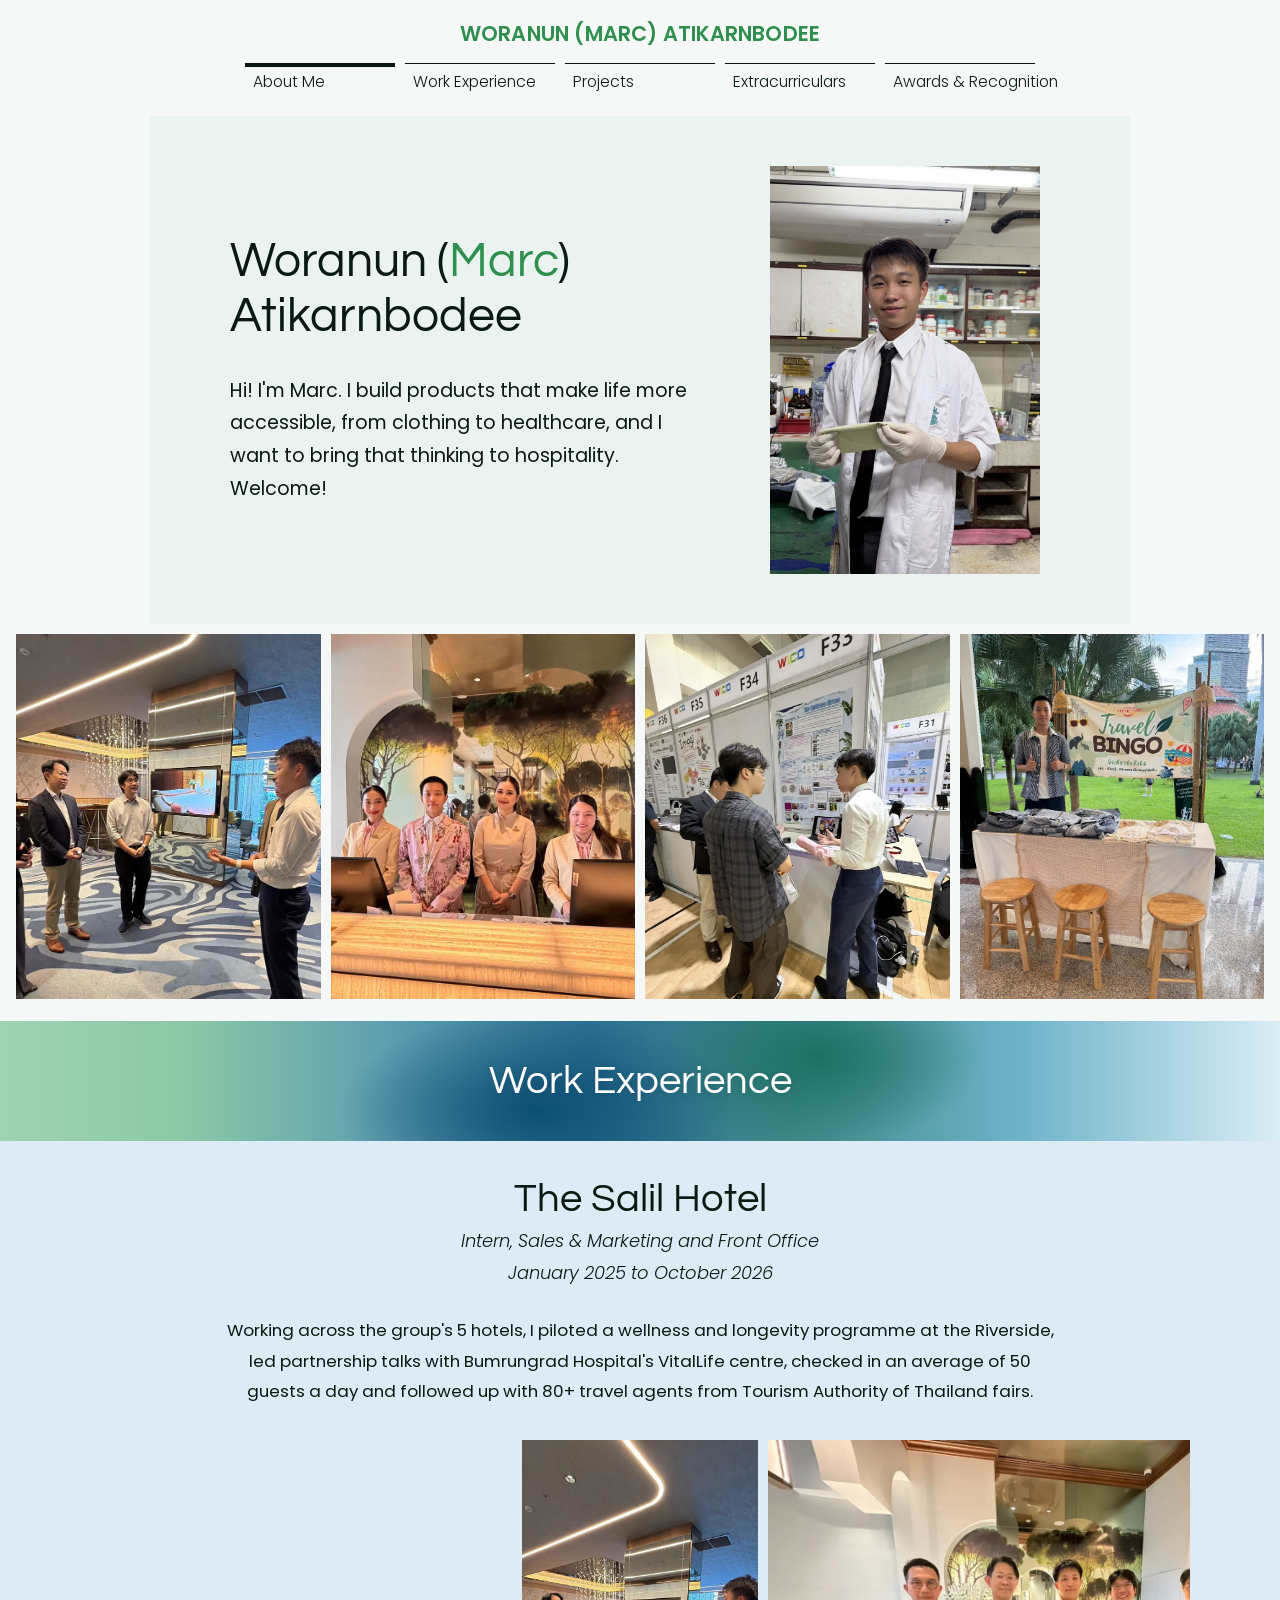
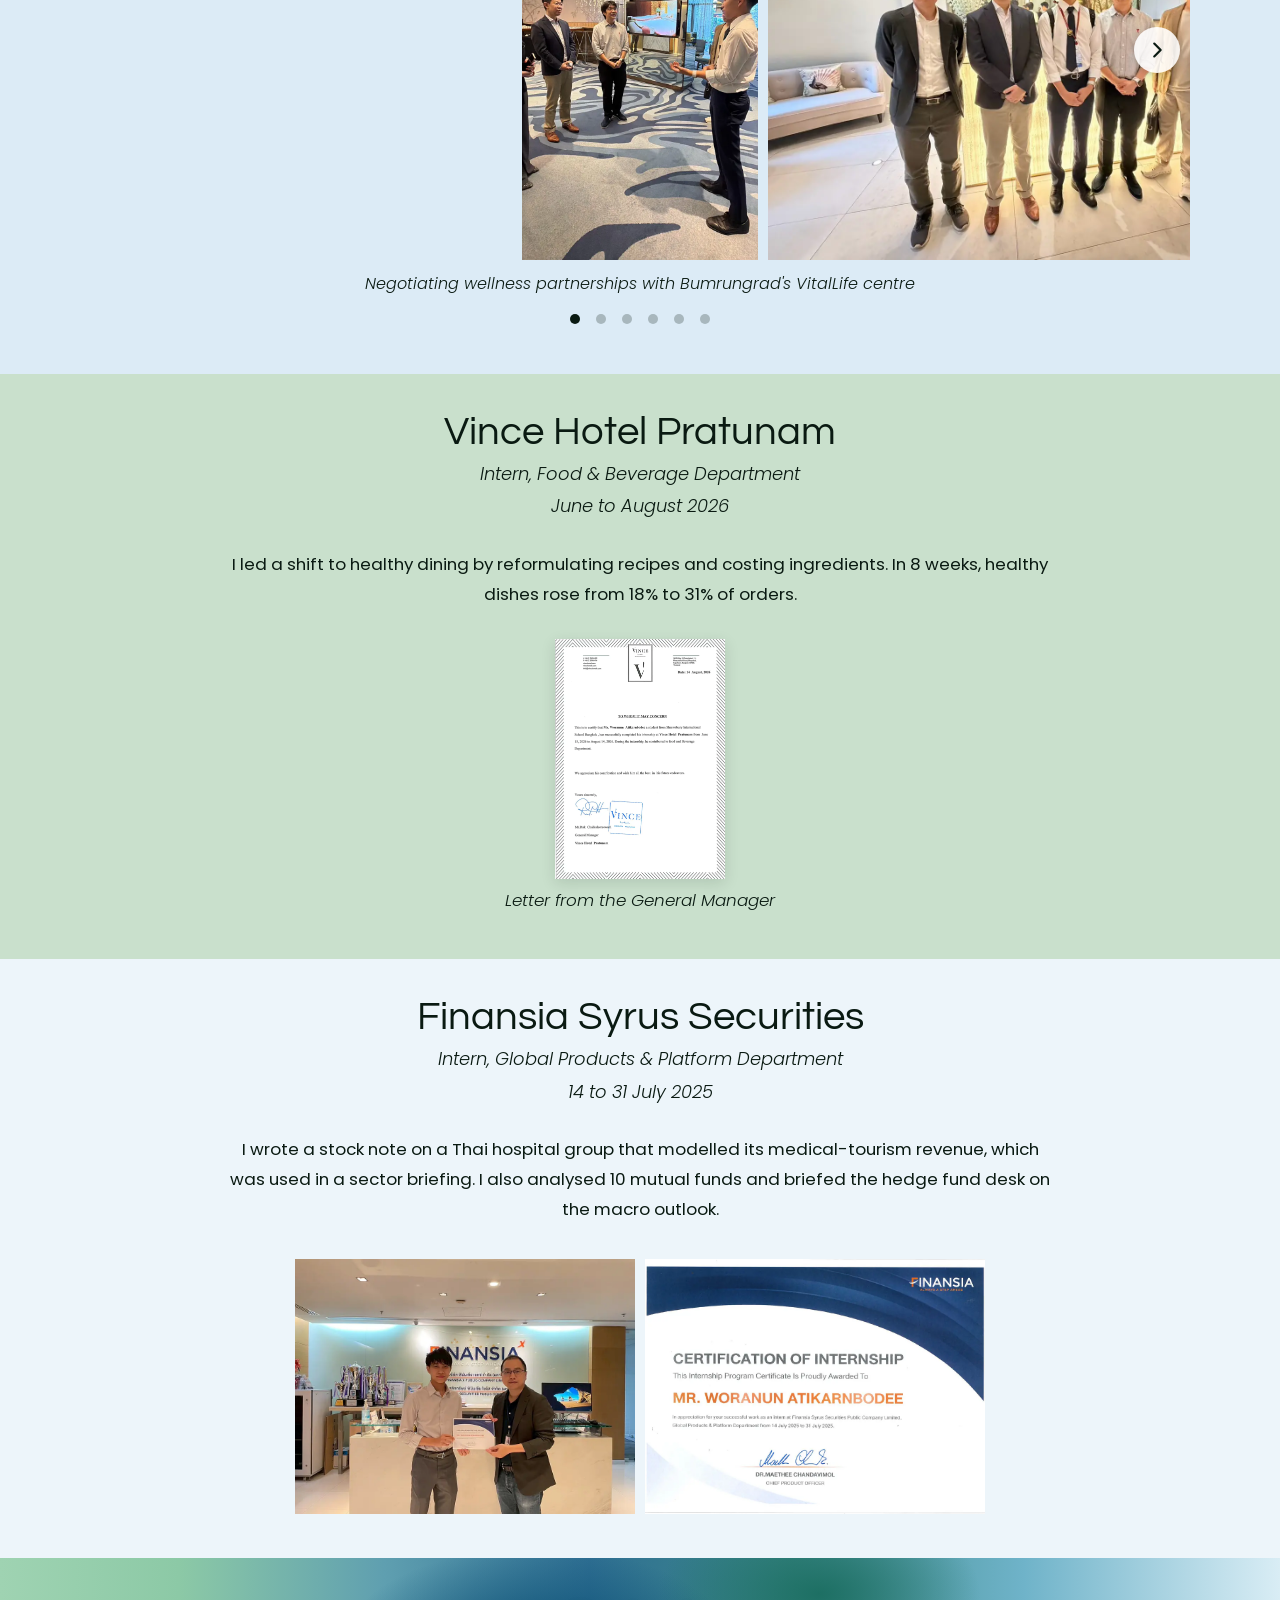
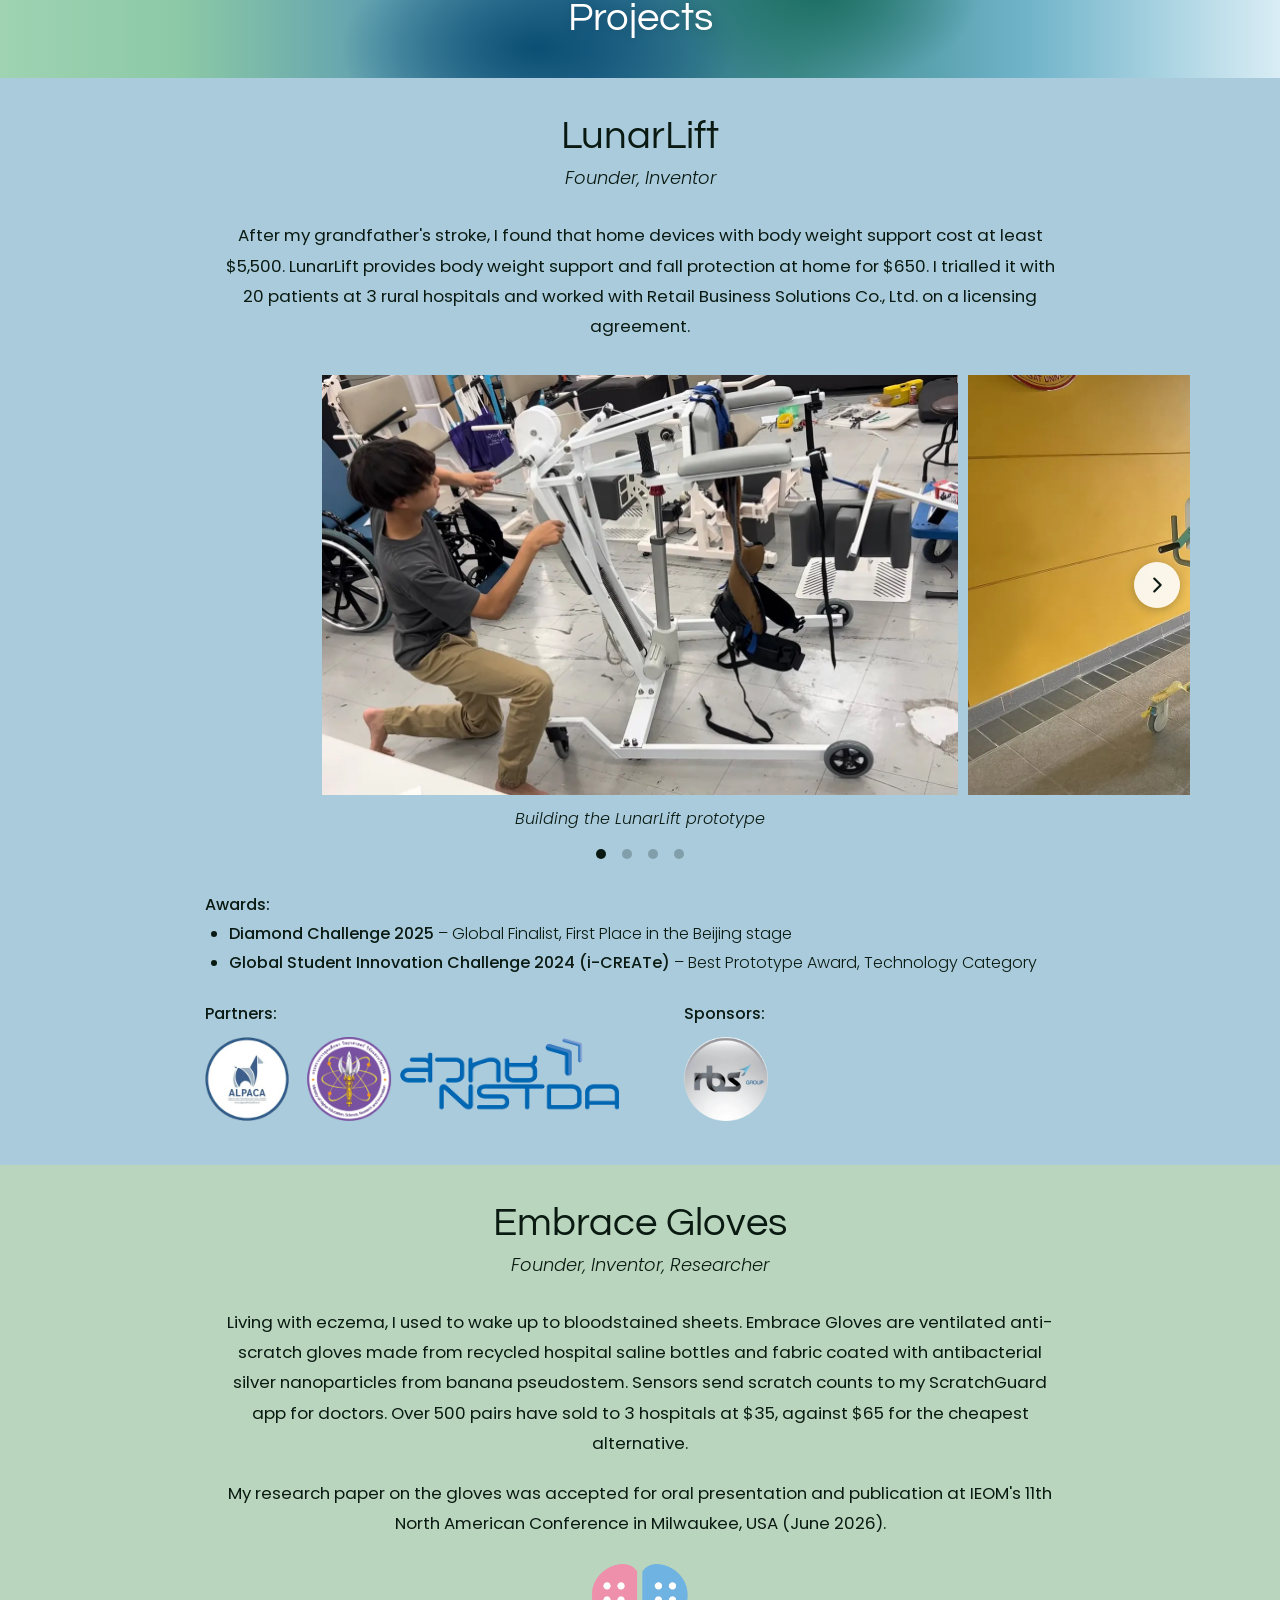
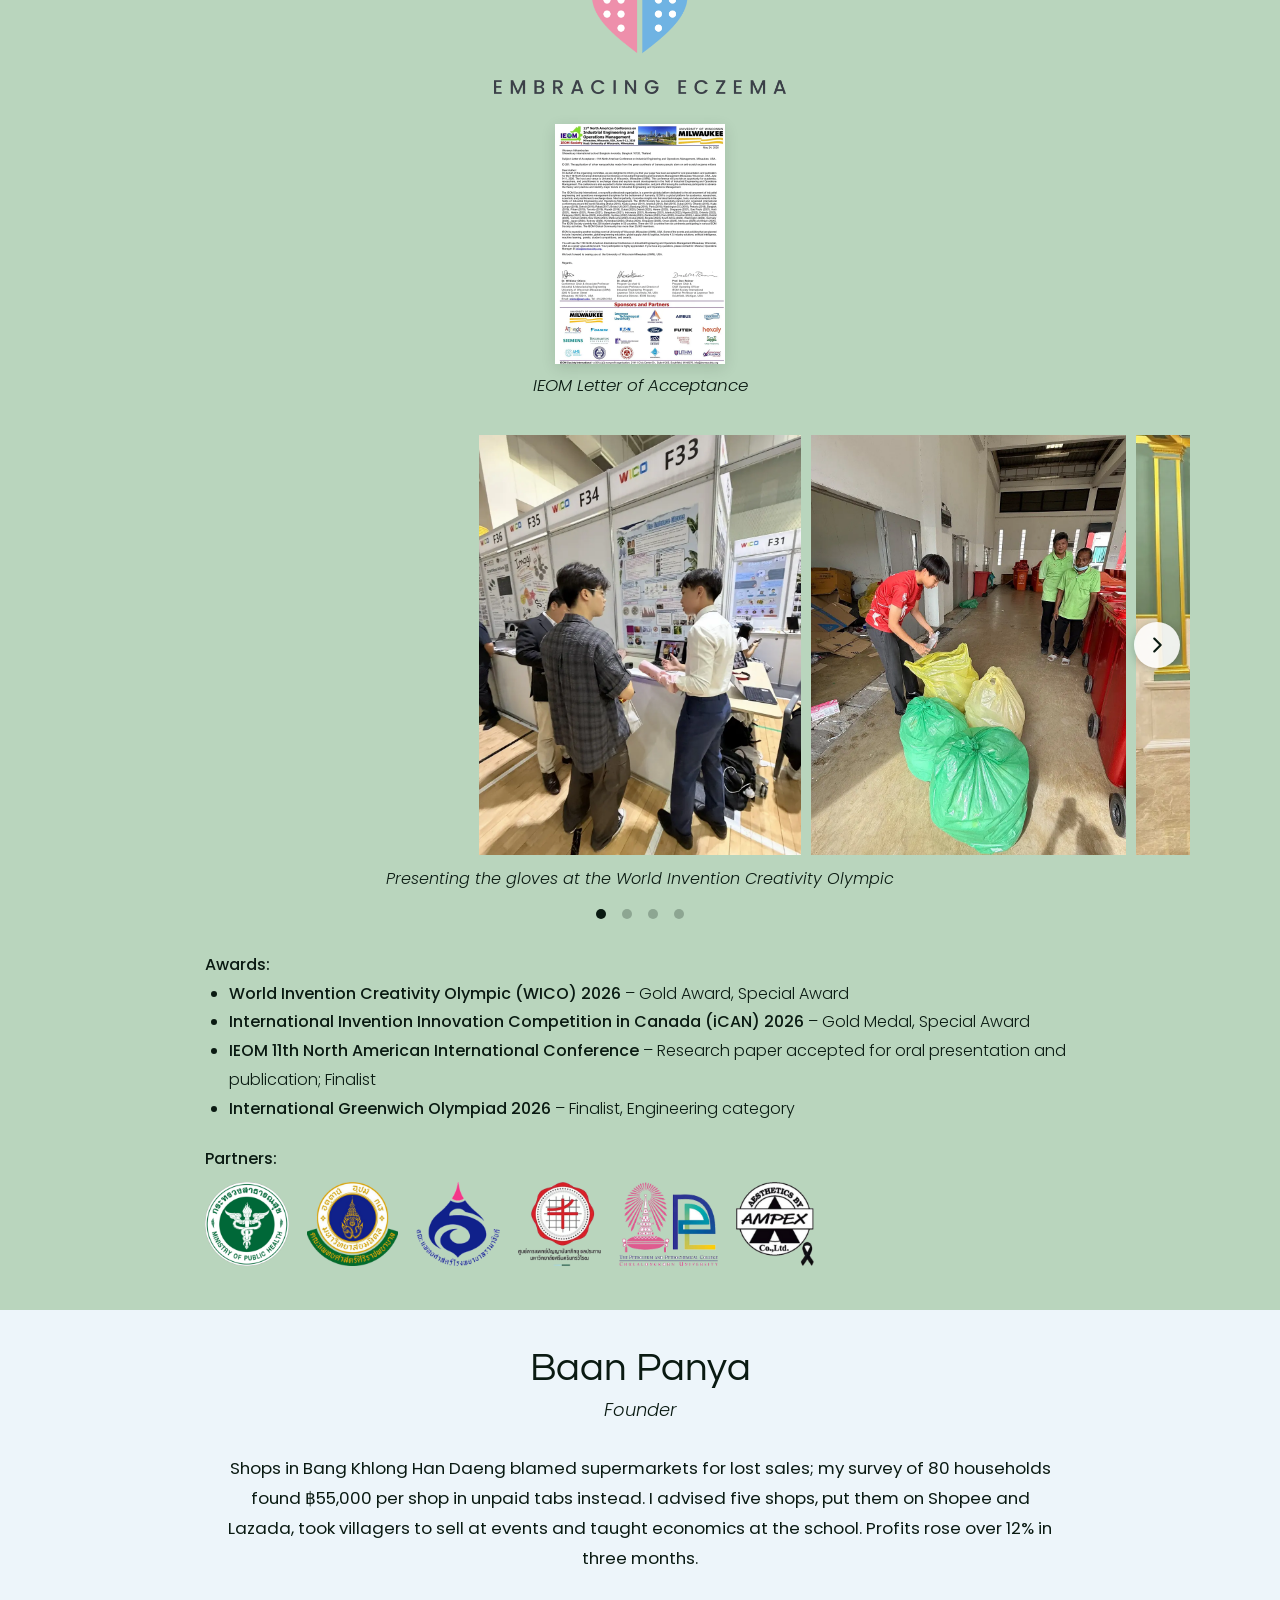
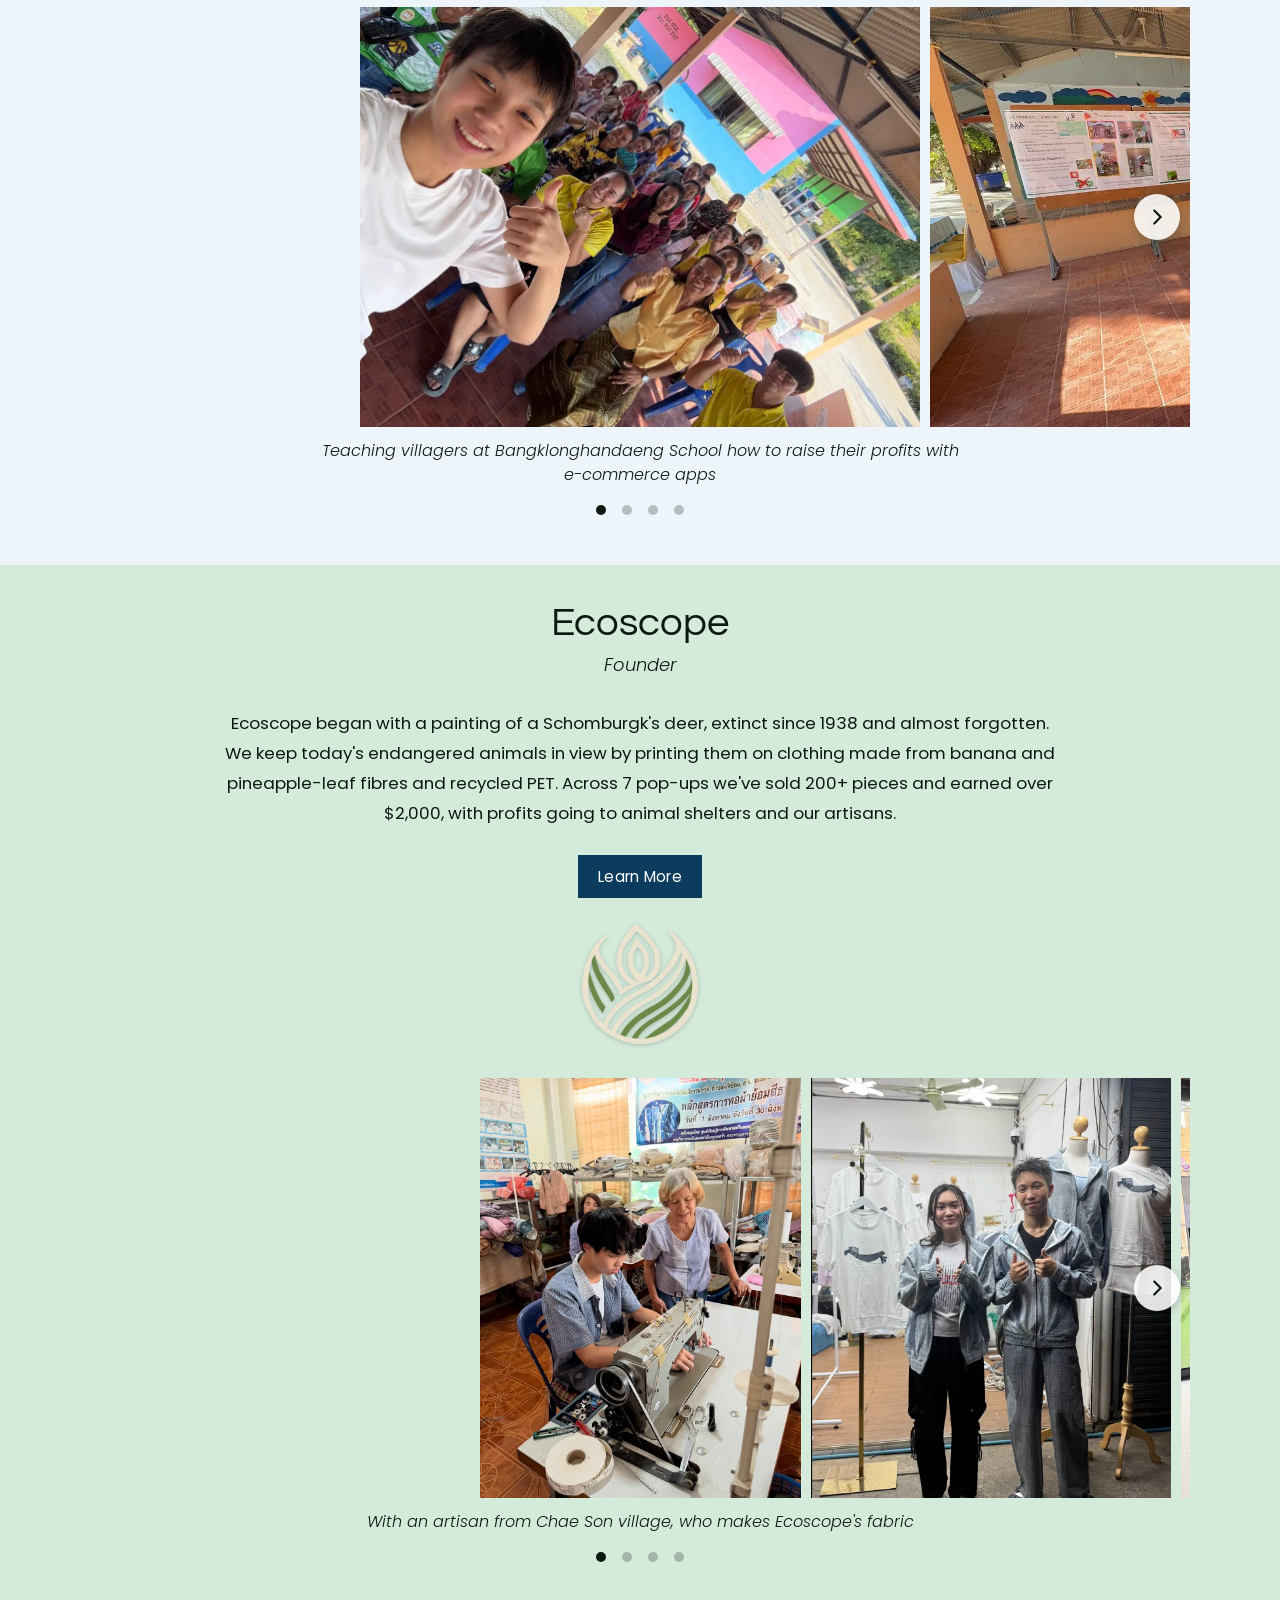
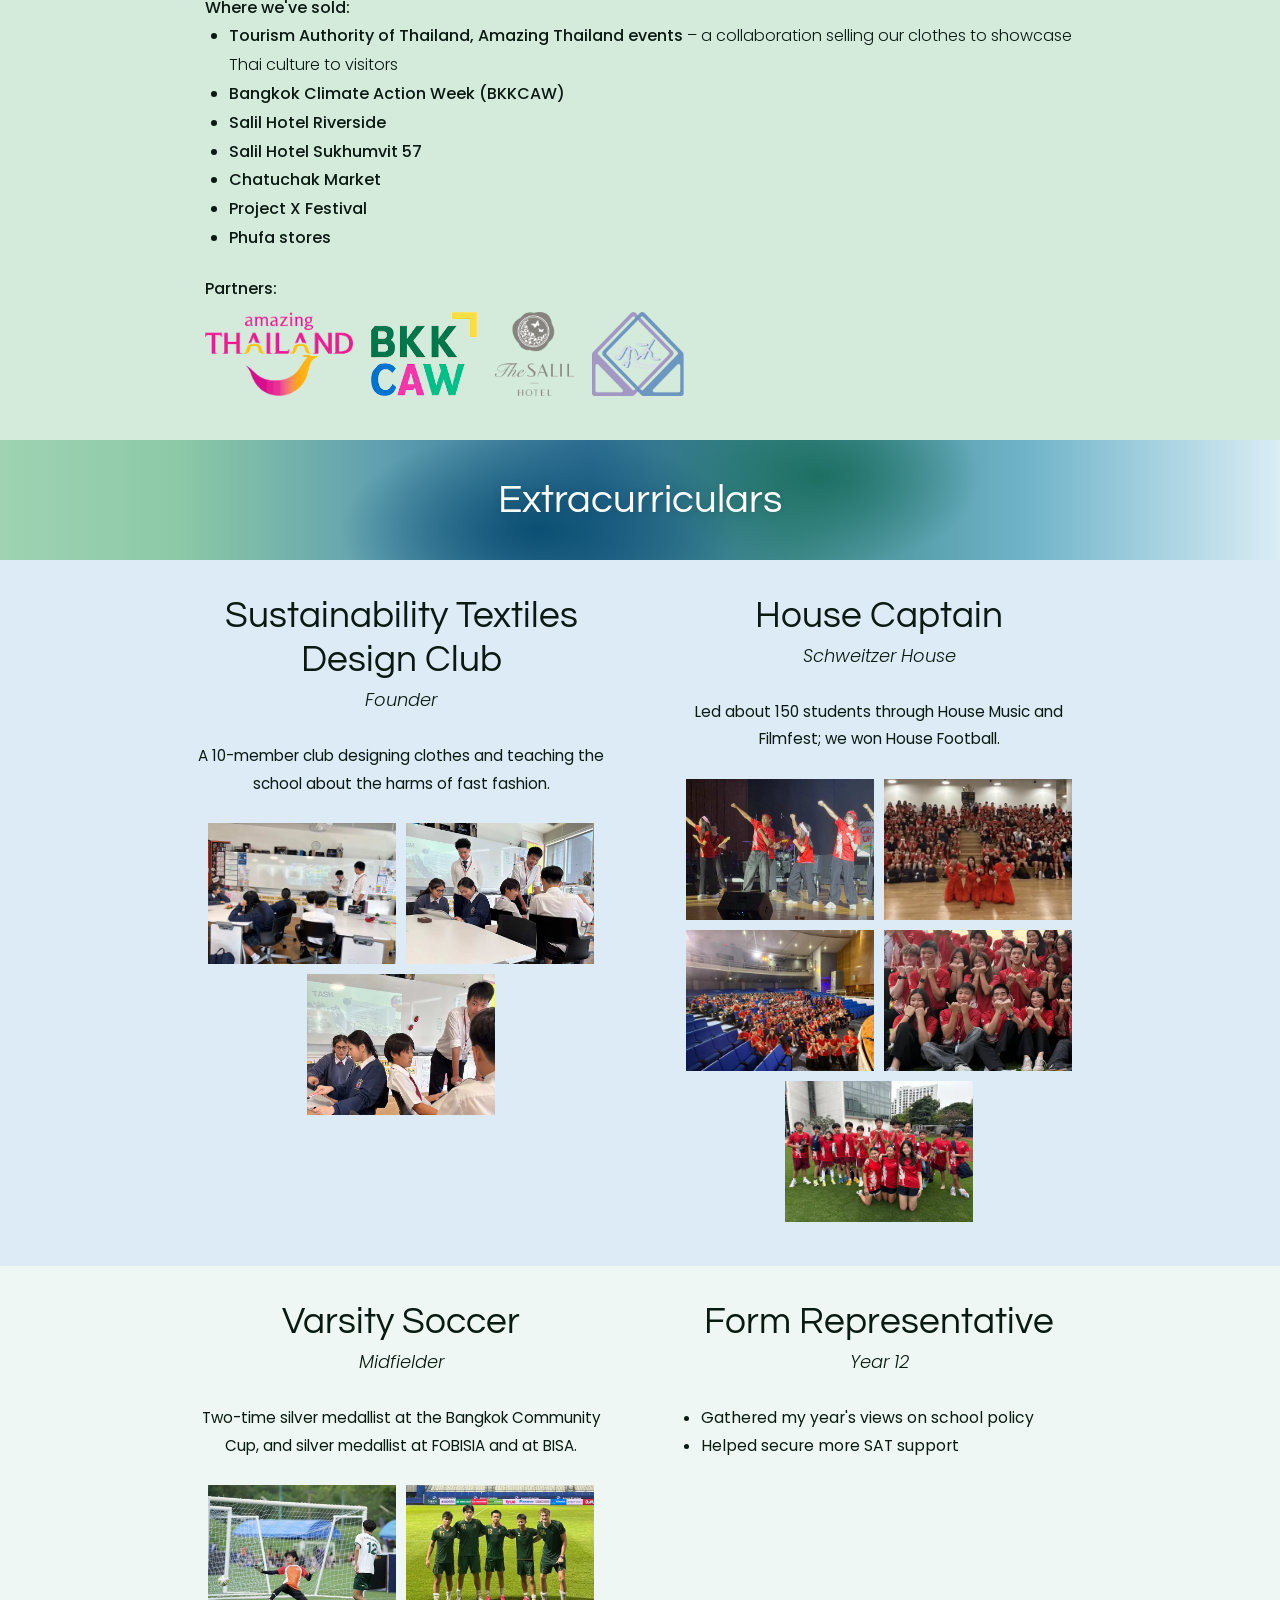
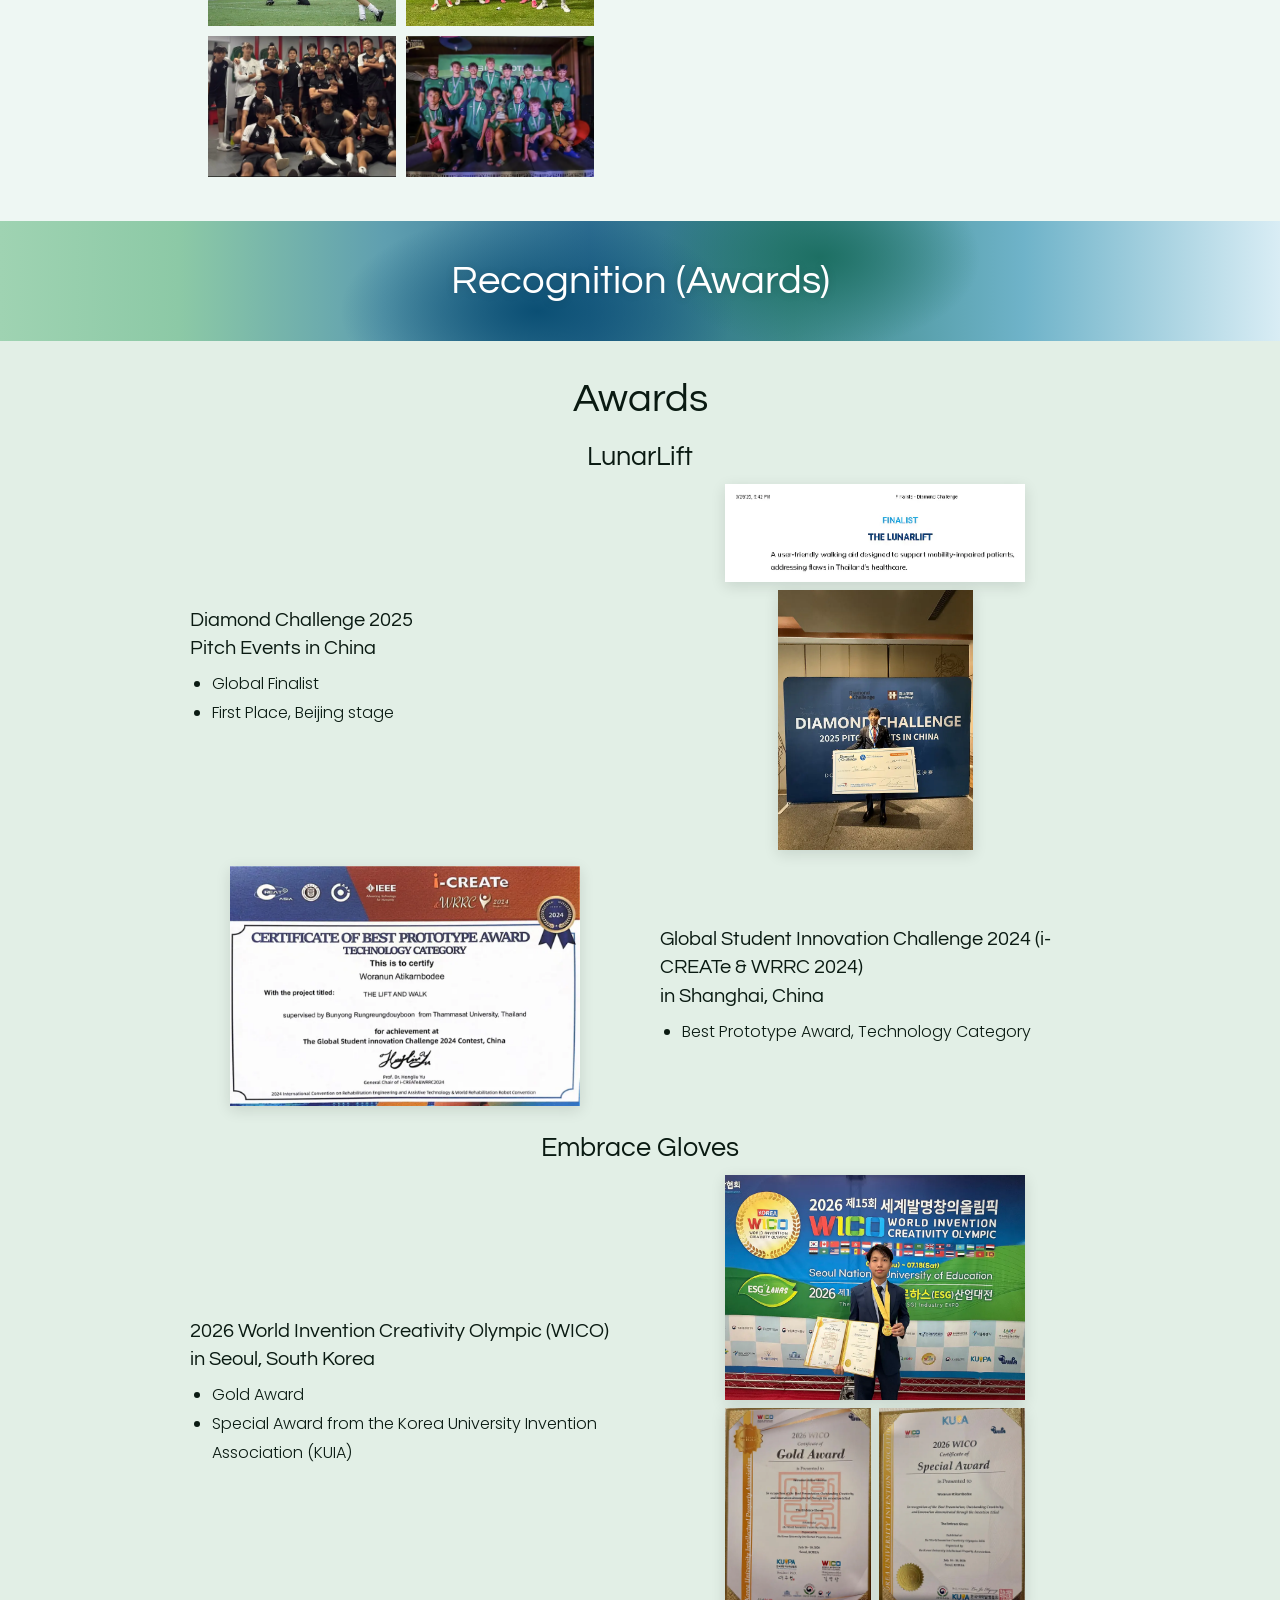
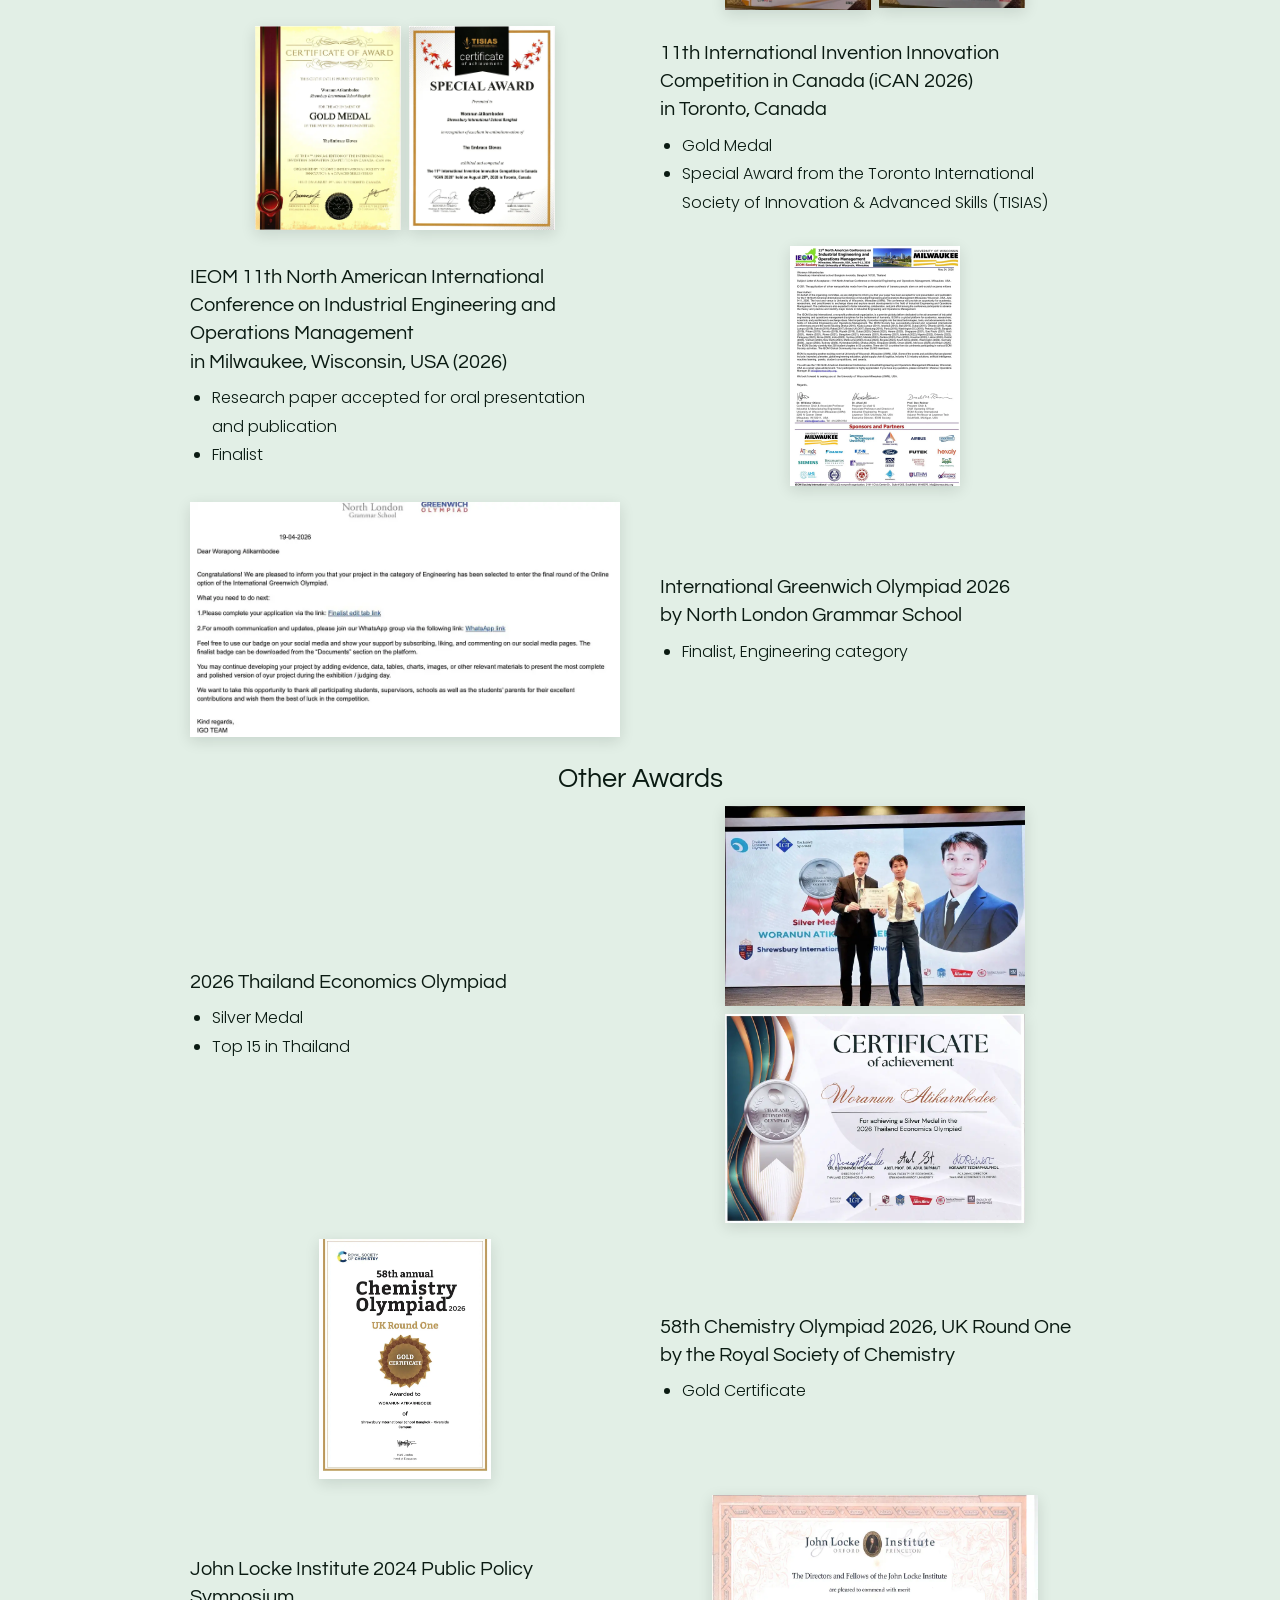
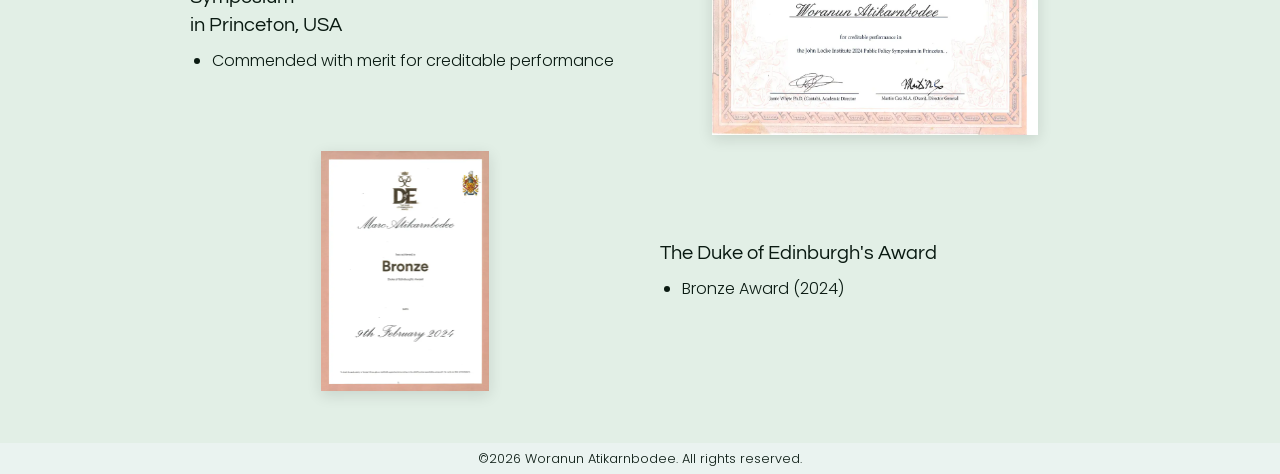
<file: cornell.html>
<!doctype html>
<!-- Generated by tools/build-cornell.py from index.html and the files in cornell/.
     Edit those files and rerun it; changes made here are overwritten. -->
<html lang="en">
<head>
  <meta charset="utf-8">
  <meta name="viewport" content="width=device-width, initial-scale=1">
  <title>Woranun (Marc) Atikarnbodee</title>
  <meta name="description" content="Woranun (Marc) Atikarnbodee: aspiring researcher, sustainable clothing brand founder, environmentalist and economist making effective healthcare more affordable.">
  <link rel="preconnect" href="https://fonts.googleapis.com">
  <link rel="preconnect" href="https://fonts.gstatic.com" crossorigin>
  <link href="https://fonts.googleapis.com/css2?family=Questrial&family=Poppins:ital,wght@0,300;0,400;0,500;0,600;1,300;1,400&display=swap" rel="stylesheet">
  <link rel="stylesheet" href="styles.css">
</head>
<body>

  <!--
    PHOTOS
    Each <figure class="ph" ...></figure> is an empty photo slot. To add a photo, replace it with:
      <img src="images/your-photo.jpg" alt="Short description" loading="lazy">
    Photo grids can hold as many photos as you like; they wrap 4 to a row.
  -->

  <header class="site-header">
    <a href="#about" class="site-name">WORANUN (MARC) ATIKARNBODEE</a>
    <nav class="tabs" aria-label="Sections">
      <a href="#about">About Me</a>
      <a href="#work-experience"><span class="long">Work </span>Experience</a>
      <a href="#projects">Projects</a>
      <a href="#extracurriculars"><span class="long">Extracurriculars</span><span class="short">Activities</span></a>
      <a href="#awards">Awards<span class="long"> &amp; Recognition</span></a>
    </nav>
  </header>

  <main>

    <!-- ABOUT ME -->
    <section id="about" class="intro">
      <div class="intro-box">
        <div class="intro-text">
          <h1>Woranun (<span>Marc</span>)<br>Atikarnbodee</h1>
          <!-- INTRO TEXT (Cornell page only; replaces the intro text of index.html) -->
          <p class="tagline">Hi! I'm Marc. I build products that make life more accessible, from clothing to healthcare, and I want to bring that thinking to hospitality. Welcome!</p>
        </div>
        <img class="portrait" src="images/marc-portrait.jpg" alt="Marc in a lab coat holding a sample of treated glove fabric">
      </div>
      <!-- INTRO STRIP (Cornell page only; replaces the photo strip of index.html) -->
      <div class="strip">
        <img src="images/thumbs/work-salil-bumrungrad-meeting.webp" data-full="images/work-salil-bumrungrad-meeting.jpg" alt="Marc in partnership talks with the Director of Bumrungrad International Hospital's VitalLife centre at the Salil Hotel" style="object-position: center 40%">
        <img src="images/thumbs/work-salil-reception.webp" data-full="images/work-salil-reception.jpg" alt="Marc at the Salil Hotel's front desk with the reception team" style="object-position: center 45%">
        <img src="images/thumbs/embrace-wico-booth.webp" data-full="images/embrace-wico-booth.jpg" alt="Marc presenting Embrace Gloves at his booth at the World Invention Creativity Olympic" style="object-position: center 35%">
        <img src="images/thumbs/ecoscope-popup-tat-bingo.webp" data-full="images/ecoscope-popup-tat-bingo.jpg" alt="Marc at an Ecoscope stall at the Amazing Thailand Travel Bingo event" style="object-position: center 40%">
      </div>
    </section>

    <!-- WORK EXPERIENCE (Cornell page only; replaces the Internship section of index.html) -->
    <div id="work-experience" class="banner"><h2>Work Experience</h2></div>

    <section class="band c-sky">
      <h2 class="title">The Salil Hotel</h2>
      <p class="role">Intern, Sales &amp; Marketing and Front Office<br>January 2025 to October 2026</p>
      <p class="desc">Working across the group's 5 hotels, I piloted a wellness and longevity programme at the Riverside, led partnership talks with Bumrungrad Hospital's VitalLife centre, checked in an average of 50 guests a day and followed up with 80+ travel agents from Tourism Authority of Thailand fairs.</p>
      <div class="slider">
        <div class="slider-view">
          <div class="slides">
            <img src="images/thumbs/work-salil-bumrungrad-meeting.webp" data-full="images/work-salil-bumrungrad-meeting.jpg" alt="Marc talking with the Director of Bumrungrad International Hospital's VitalLife wellness centre about future wellness and longevity partnerships" data-caption="Negotiating wellness partnerships with Bumrungrad's VitalLife centre" data-thumb="1280" width="720" height="1280" loading="lazy">
            <img src="images/thumbs/work-salil-bumrungrad-team.webp" data-full="images/work-salil-bumrungrad-team.jpg" alt="Marc with the Director of Bumrungrad International Hospital's VitalLife wellness centre and colleagues at the Salil Hotel" data-caption="With the Director of Bumrungrad's VitalLife centre and colleagues" data-thumb="1280" width="1280" height="960" loading="lazy">
            <img src="images/thumbs/work-salil-reception.webp" data-full="images/work-salil-reception.jpg" alt="Marc at the hotel's front desk with three members of the reception team" data-caption="At the front desk with the reception team" data-thumb="1280" width="1280" height="960" loading="lazy">
            <img src="images/thumbs/work-salil-tat-director.webp" data-full="images/work-salil-tat-director.jpg" alt="Marc with a director of the Tourism Authority of Thailand and a colleague in the director's office" data-caption="With a director of the Tourism Authority of Thailand" data-thumb="1280" width="960" height="1280" loading="lazy">
            <img src="images/thumbs/work-salil-sales-meeting.webp" data-full="images/work-salil-sales-meeting.jpg" alt="Marc in a meeting with the Salil Hotel sales and marketing team" data-caption="In a sales and marketing team meeting" data-thumb="1280" width="960" height="1280" loading="lazy">
            <img src="images/thumbs/work-salil-letter.webp" data-full="images/work-salil-letter.jpg" alt="Certified letter of trainee from the General Manager of The Salil Hotel Riverside Bangkok, confirming Marc's internship in the Sales and Marketing Department from January 2025 to October 2026" data-caption="Letter from the General Manager confirming my internship" data-thumb="1280" width="905" height="1280" loading="lazy">
          </div>
          <button class="slide-btn prev" type="button" aria-label="Previous photo"><svg viewBox="0 0 24 24" aria-hidden="true"><path d="M15 5l-7 7 7 7"/></svg></button>
          <button class="slide-btn next" type="button" aria-label="Next photo"><svg viewBox="0 0 24 24" aria-hidden="true"><path d="M9 5l7 7-7 7"/></svg></button>
        </div>
        <p class="slide-caption" aria-live="polite"></p>
        <div class="dots"></div>
      </div>
    </section>

    <section class="band c-sage">
      <h2 class="title">Vince Hotel Pratunam</h2>
      <p class="role">Intern, Food &amp; Beverage Department<br>June to August 2026</p>
      <p class="desc">I led a shift to healthy dining by reformulating recipes and costing ingredients. In 8 weeks, healthy dishes rose from 18% to 31% of orders.</p>
      <div class="docs">
        <figure>
          <img src="images/thumbs/work-vince-letter.webp" data-full="images/work-vince-letter.jpg" alt="Letter from the General Manager of Vince Hotel Pratunam certifying that Marc completed his internship in the Food and Beverage Department from 15 June to 14 August 2026" loading="lazy">
          <figcaption>Letter from the General Manager</figcaption>
        </figure>
      </div>
    </section>

    <section class="band c-pale">
      <h2 class="title">Finansia Syrus Securities</h2>
      <p class="role">Intern, Global Products &amp; Platform Department<br>14 to 31 July 2025</p>
      <p class="desc">I wrote a stock note on a Thai hospital group that modelled its medical-tourism revenue, which was used in a sector briefing. I also analysed 10 mutual funds and briefed the hedge fund desk on the macro outlook.</p>
      <div class="gallery wide">
        <img src="images/thumbs/internship-finansia-photo.webp" data-full="images/internship-finansia-photo.jpg" alt="Marc receiving his internship certificate at the Finansia head office" loading="lazy">
        <img src="images/thumbs/internship-finansia-certificate.webp" data-full="images/internship-finansia-certificate.jpg" alt="Certification of Internship from Finansia Syrus Securities Public Company Limited, Global Products and Platform Department, 14 to 31 July 2025, signed by the Chief Product Officer" loading="lazy">
      </div>
    </section>

    <!-- PROJECTS -->
    <div id="projects" class="banner"><h2>Projects</h2></div>

    <section class="band c-blue">
      <h2 class="title">LunarLift</h2>
      <p class="role">Founder, Inventor</p>
      <p class="desc">After my grandfather's stroke, I found that home devices with body weight support cost at least $5,500. LunarLift provides body weight support and fall protection at home for $650. I trialled it with 20 patients at 3 rural hospitals and worked with Retail Business Solutions Co., Ltd. on a licensing agreement.</p>
      <div class="slider">
        <div class="slider-view">
          <div class="slides">
            <img src="images/thumbs/lunarlift-building.webp" data-full="images/lunarlift-building.jpg" alt="Marc building the LunarLift frame" data-caption="Building the LunarLift prototype" data-thumb="1280" width="1280" height="844" loading="lazy">
            <img src="images/thumbs/lunarlift-thammasat-test.webp" data-full="images/lunarlift-thammasat-test.jpg" alt="A patient with Parkinson's disease trialling LunarLift at Thammasat University Hospital" data-caption="A patient with Parkinson's trialling the device at Thammasat University Hospital" data-thumb="1280" width="1280" height="960" loading="lazy">
            <img src="images/thumbs/lunarlift-trial-2.webp" data-full="images/lunarlift-trial-2.jpg" alt="A stroke patient trialling LunarLift outdoors, with Marc at the controls" data-caption="A stroke patient trialling the device" data-thumb="1280" width="1125" height="844" loading="lazy">
            <img src="images/thumbs/lunarlift-rbs-roadmap.webp" data-full="images/lunarlift-rbs-roadmap.jpg" alt="Marc pitching LunarLift and its long-term roadmap to Retail Business Solutions (RBS) for a licensing agreement" data-caption="Pitching the device to Retail Business Solutions (RBS) for a licensing agreement" data-thumb="1280" width="1114" height="1280" loading="lazy">
          </div>
          <button class="slide-btn prev" type="button" aria-label="Previous photo"><svg viewBox="0 0 24 24" aria-hidden="true"><path d="M15 5l-7 7 7 7"/></svg></button>
          <button class="slide-btn next" type="button" aria-label="Next photo"><svg viewBox="0 0 24 24" aria-hidden="true"><path d="M9 5l7 7-7 7"/></svg></button>
        </div>
        <p class="slide-caption" aria-live="polite"></p>
        <div class="dots"></div>
      </div>
      <div class="list-block">
        <p class="label">Awards:</p>
        <ul>
          <li><strong>Diamond Challenge 2025</strong> – Global Finalist, First Place in the Beijing stage</li>
          <li><strong>Global Student Innovation Challenge 2024 (i-CREATe)</strong> – Best Prototype Award, Technology Category</li>
        </ul>
      </div>
      <div class="partners-row">
        <div class="partners">
          <p class="label">Partners:</p>
          <div class="logos">
            <img src="images/partner-alpaca.png" alt="Alpaca Media and Technology Solutions" title="Alpaca Media and Technology Solutions" loading="lazy">
            <img src="images/partner-nstda.png" alt="NSTDA, National Science and Technology Development Agency" title="NSTDA, National Science and Technology Development Agency" loading="lazy">
          </div>
        </div>
        <div class="partners">
          <p class="label">Sponsors:</p>
          <div class="logos">
            <img src="images/partner-rbs-group.png" alt="RBS Group" title="RBS Group" loading="lazy">
          </div>
        </div>
      </div>
    </section>

    <section class="band c-green">
      <h2 class="title">Embrace Gloves</h2>
      <p class="role">Founder, Inventor, Researcher</p>
      <p class="desc">Living with eczema, I used to wake up to bloodstained sheets. Embrace Gloves are ventilated anti-scratch gloves made from recycled hospital saline bottles and fabric coated with antibacterial silver nanoparticles from banana pseudostem. Sensors send scratch counts to my ScratchGuard app for doctors. Over 500 pairs have sold to 3 hospitals at $35, against $65 for the cheapest alternative.</p>
      <p class="desc">My research paper on the gloves was accepted for oral presentation and publication at IEOM's 11th North American Conference in Milwaukee, USA (June 2026).</p>
      <img class="project-logo named" src="images/embracing-eczema-logo.png" alt="Embracing Eczema logo: a pink glove and a blue glove meeting to form a heart">
      <div class="docs">
        <figure>
          <img src="images/thumbs/award-ieom-2026-acceptance.webp" data-full="images/award-ieom-2026-acceptance.jpg" alt="IEOM letter of acceptance for the paper on silver nanoparticles from banana pseudostem on anti-scratch eczema mittens, hosted by the University of Wisconsin-Milwaukee" loading="lazy">
          <figcaption>IEOM Letter of Acceptance</figcaption>
        </figure>
      </div>
      <div class="slider">
        <div class="slider-view">
          <div class="slides">
            <img src="images/thumbs/embrace-wico-booth.webp" data-full="images/embrace-wico-booth.jpg" alt="Marc presenting Embrace Gloves at his booth at the World Invention Creativity Olympic (WICO)" data-caption="Presenting the gloves at the World Invention Creativity Olympic" data-thumb="1280" width="984" height="1280" loading="lazy">
            <img src="images/thumbs/embrace-collecting-bottles.webp" data-full="images/embrace-collecting-bottles.jpg" alt="Marc collecting used saline bottles at Chonprathan Hospital, which become the gloves' hard shells" data-caption="Collecting used saline bottles from Chonprathan Hospital to make the gloves" data-thumb="1280" width="960" height="1280" loading="lazy">
            <img src="images/thumbs/embrace-siriraj-handover-team.webp" data-full="images/embrace-siriraj-handover-team.jpg" alt="Marc donating Embrace Gloves to Siriraj Hospital, with a doctor and two nurses holding the Embracing Eczema sign beside bags of gloves" data-caption="Donating the gloves to Siriraj Hospital" data-thumb="1280" width="1280" height="936" loading="lazy">
            <img src="images/thumbs/embrace-patient.webp" data-full="images/embrace-patient.jpg" alt="An eczema patient at Ramathibodi Hospital trying on pink Embrace Gloves, with a nurse and Marc" data-caption="An eczema patient at Ramathibodi Hospital trying on the gloves" data-thumb="1280" width="960" height="1280" loading="lazy">
          </div>
          <button class="slide-btn prev" type="button" aria-label="Previous photo"><svg viewBox="0 0 24 24" aria-hidden="true"><path d="M15 5l-7 7 7 7"/></svg></button>
          <button class="slide-btn next" type="button" aria-label="Next photo"><svg viewBox="0 0 24 24" aria-hidden="true"><path d="M9 5l7 7-7 7"/></svg></button>
        </div>
        <p class="slide-caption" aria-live="polite"></p>
        <div class="dots"></div>
      </div>
      <div class="list-block">
        <p class="label">Awards:</p>
        <ul>
          <li><strong>World Invention Creativity Olympic (WICO) 2026</strong> – Gold Award, Special Award</li>
          <li><strong>International Invention Innovation Competition in Canada (iCAN) 2026</strong> – Gold Medal, Special Award</li>
          <li><strong>IEOM 11th North American International Conference</strong> – Research paper accepted for oral presentation and publication; Finalist</li>
          <li><strong>International Greenwich Olympiad 2026</strong> – Finalist, Engineering category</li>
        </ul>
      </div>
      <div class="partners">
        <p class="label">Partners:</p>
        <div class="logos">
          <img src="images/partner-moph.png" alt="Ministry of Public Health, Thailand" title="Ministry of Public Health, Thailand" loading="lazy">
          <img src="images/partner-siriraj.png" alt="Faculty of Medicine Siriraj Hospital, Mahidol University" title="Faculty of Medicine Siriraj Hospital, Mahidol University" loading="lazy">
          <img src="images/partner-ramathibodi.png" alt="Faculty of Medicine Ramathibodi Hospital, Mahidol University" title="Faculty of Medicine Ramathibodi Hospital, Mahidol University" loading="lazy">
          <img src="images/partner-chonprathan.png" alt="Panyananthaphikkhu Chonprathan Medical Center, Srinakharinwirot University" title="Panyananthaphikkhu Chonprathan Medical Center, Srinakharinwirot University" loading="lazy">
          <img src="images/partner-ppc-chula.png" alt="The Petroleum and Petrochemical College, Chulalongkorn University" title="The Petroleum and Petrochemical College, Chulalongkorn University" loading="lazy">
          <img src="images/partner-ampex.png" alt="Aesthetics by Ampex Co., Ltd." title="Aesthetics by Ampex Co., Ltd." loading="lazy">
        </div>
      </div>
    </section>

    <section class="band c-pale">
      <h2 class="title">Baan Panya</h2>
      <p class="role">Founder</p>
      <p class="desc">Shops in Bang Khlong Han Daeng blamed supermarkets for lost sales; my survey of 80 households found ฿55,000 per shop in unpaid tabs instead. I advised five shops, put them on Shopee and Lazada, took villagers to sell at events and taught economics at the school. Profits rose over 12% in three months.</p>
      <div class="slider">
        <div class="slider-view">
          <div class="slides">
            <img src="images/thumbs/baanpanya-villagers-selfie.webp" data-full="images/baanpanya-villagers-selfie.jpg" alt="Marc with villagers at Bangklonghandaeng School after teaching them how to raise their profits with e-commerce apps, everyone giving a thumbs up" data-caption="Teaching villagers at Bangklonghandaeng School how to raise their profits with e-commerce apps" data-thumb="1280" width="1125" height="844" loading="lazy">
            <img src="images/thumbs/baanpanya-phone-coaching.webp" data-full="images/baanpanya-phone-coaching.jpg" alt="Marc helping a village shop owner set up her online shop on her phone, in front of his advice posters" data-caption="Helping a village shop owner set up her online store" data-thumb="1280" width="1280" height="720" loading="lazy">
            <img src="images/thumbs/baanpanya-market-stall.webp" data-full="images/baanpanya-market-stall.jpg" alt="Marc with Rak, a villager from Bang Khlong Han Daeng, at the stall selling Rak's woven mats at Bangkok Climate Action Week" data-caption="With Rak, whose woven mats I brought to Bangkok Climate Action Week (BKKCAW) to sell for higher profits" data-thumb="1280" width="844" height="1125" loading="lazy">
            <img src="images/thumbs/baanpanya-classroom.webp" data-full="images/baanpanya-classroom.jpg" alt="Marc teaching an economics class at the village school" data-caption="Teaching economics at the village school" data-thumb="1280" width="1125" height="844" loading="lazy">
          </div>
          <button class="slide-btn prev" type="button" aria-label="Previous photo"><svg viewBox="0 0 24 24" aria-hidden="true"><path d="M15 5l-7 7 7 7"/></svg></button>
          <button class="slide-btn next" type="button" aria-label="Next photo"><svg viewBox="0 0 24 24" aria-hidden="true"><path d="M9 5l7 7-7 7"/></svg></button>
        </div>
        <p class="slide-caption" aria-live="polite"></p>
        <div class="dots"></div>
      </div>
    </section>

    <section class="band c-mint">
      <h2 class="title">Ecoscope</h2>
      <p class="role">Founder</p>
      <p class="desc">Ecoscope began with a painting of a Schomburgk's deer, extinct since 1938 and almost forgotten. We keep today's endangered animals in view by printing them on clothing made from banana and pineapple-leaf fibres and recycled PET. Across 7 pop-ups we've sold 200+ pieces and earned over $2,000, with profits going to animal shelters and our artisans.</p>
      <div class="buttons">
        <a class="button" href="https://ecoscopeclothingbkk.netlify.app/" target="_blank" rel="noopener">Learn More</a>
      </div>
      <img class="project-logo lift" src="images/ecoscope-logo.png" alt="Ecoscope logo">
      <div class="slider">
        <div class="slider-view">
          <div class="slides">
            <img src="images/thumbs/ecoscope-artisan-sewing.webp" data-full="images/ecoscope-artisan-sewing.jpg" alt="Marc sewing an Ecoscope piece with an artisan from Chae Son village guiding him" data-caption="With an artisan from Chae Son village, who makes Ecoscope's fabric" data-thumb="1280" width="979" height="1280" loading="lazy">
            <img src="images/thumbs/ecoscope-popup-jackets.webp" data-full="images/ecoscope-popup-jackets.jpg" alt="Marc with a customer at the Ecoscope pop-up store at Chatuchak Market, both in Ecoscope jackets, with T-shirts on display" data-caption="With a customer at our Chatuchak Market pop-up store" data-thumb="1280" width="1099" height="1280" loading="lazy">
            <img src="images/thumbs/ecoscope-popup-customer.webp" data-full="images/ecoscope-popup-customer.jpg" alt="Marc with a customer at the Ecoscope pop-up at a Project X concert" data-caption="With a customer at our pop-up at a Project X concert" data-thumb="1280" width="960" height="1280" loading="lazy">
            <img src="images/thumbs/ecoscope-popup-tat-bingo.webp" data-full="images/ecoscope-popup-tat-bingo.jpg" alt="Marc at the Ecoscope stall at the Tourism Authority of Thailand's Amazing Thailand Travel Bingo event" data-caption="Selling our clothes at a Tourism Authority of Thailand booth" data-thumb="1280" width="844" height="1125" loading="lazy">
          </div>
          <button class="slide-btn prev" type="button" aria-label="Previous photo"><svg viewBox="0 0 24 24" aria-hidden="true"><path d="M15 5l-7 7 7 7"/></svg></button>
          <button class="slide-btn next" type="button" aria-label="Next photo"><svg viewBox="0 0 24 24" aria-hidden="true"><path d="M9 5l7 7-7 7"/></svg></button>
        </div>
        <p class="slide-caption" aria-live="polite"></p>
        <div class="dots"></div>
      </div>
      <div class="list-block">
        <p class="label">Where we've sold:</p>
        <ul>
          <li><strong>Tourism Authority of Thailand, Amazing Thailand events</strong> – a collaboration selling our clothes to showcase Thai culture to visitors</li>
          <li><strong>Bangkok Climate Action Week (BKKCAW)</strong></li>
          <li><strong>Salil Hotel Riverside</strong></li>
          <li><strong>Salil Hotel Sukhumvit 57</strong></li>
          <li><strong>Chatuchak Market</strong></li>
          <li><strong>Project X Festival</strong></li>
          <li><strong>Phufa stores</strong></li>
        </ul>
      </div>
      <div class="partners">
        <p class="label">Partners:</p>
        <div class="logos">
          <img src="images/partner-amazing-thailand.png" alt="Tourism Authority of Thailand, Amazing Thailand" title="Tourism Authority of Thailand, Amazing Thailand" loading="lazy">
          <img src="images/partner-bkkcaw.png" alt="Bangkok Climate Action Week (BKKCAW)" title="Bangkok Climate Action Week (BKKCAW)" loading="lazy">
          <img src="images/partner-salil.png" alt="The Salil Hotel" title="The Salil Hotel" loading="lazy">
          <img src="images/partner-phufa.png" alt="Phufa, a royal initiative of HRH Princess Maha Chakri Sirindhorn" title="Phufa, a royal initiative of HRH Princess Maha Chakri Sirindhorn" loading="lazy">
        </div>
      </div>
    </section>


    <!-- EXTRACURRICULARS -->
    <div id="extracurriculars" class="banner"><h2>Extracurriculars</h2></div>

    <section class="band c-sky">
      <div class="pair">
        <div>
          <h2 class="title">Sustainability Textiles Design Club</h2>
          <p class="role">Founder</p>
          <p class="desc small">A 10-member club designing clothes and teaching the school about the harms of fast fashion.</p>
          <div class="gallery two">
            <img src="images/thumbs/club-presentation.webp" data-full="images/club-presentation.jpg" alt="Marc and a club member presenting a session on sustainable fashion" loading="lazy">
            <img src="images/thumbs/club-group-work.webp" data-full="images/club-group-work.jpg" alt="Marc helping club members with a group task on sustainable clothing" loading="lazy" style="object-position: center 50%">
            <img src="images/thumbs/club-task.webp" data-full="images/club-task.jpg" alt="Club members working through a task on how sustainable their clothes are" loading="lazy" style="object-position: center 15%">
          </div>
        </div>
        <div>
          <h2 class="title">House Captain</h2>
          <p class="role">Schweitzer House</p>
          <p class="desc small">Led about 150 students through House Music and Filmfest; we won House Football.</p>
          <div class="gallery two">
            <img src="images/thumbs/house-music.webp" data-full="images/house-music.jpg" alt="Schweitzer House performing on stage with a live band at House Music" loading="lazy">
            <img src="images/thumbs/house-assembly.webp" data-full="images/house-assembly.jpg" alt="Schweitzer House captains in red costumes leading a house assembly" loading="lazy" style="object-position: center 60%">
            <img src="images/thumbs/house-auditorium.webp" data-full="images/house-auditorium.jpg" alt="Schweitzer House students gathered in the school theatre" loading="lazy" style="object-position: center 65%">
            <img src="images/thumbs/house-group-outdoor.webp" data-full="images/house-group-outdoor.jpg" alt="Schweitzer House members posing together outdoors in house shirts" loading="lazy" style="object-position: center 60%">
            <img src="images/thumbs/house-sports-day.webp" data-full="images/house-sports-day.jpg" alt="Schweitzer House students on the sports field" loading="lazy" style="object-position: center 45%">
          </div>
        </div>
      </div>
    </section>

    <section class="band c-ice">
      <div class="pair">
        <div>
          <h2 class="title">Varsity Soccer</h2>
          <p class="role">Midfielder</p>
          <p class="desc small">Two-time silver medallist at the Bangkok Community Cup, and silver medallist at FOBISIA and at BISA.</p>
          <div class="gallery two">
            <img src="images/thumbs/football-goal.webp" data-full="images/football-goal.jpg" alt="Marc, number 12, watching his shot beat the goalkeeper" loading="lazy" style="object-position: 15% center">
            <img src="images/thumbs/football-stadium-team.webp" data-full="images/football-stadium-team.jpg" alt="Marc, number 19, with four teammates on the pitch of a floodlit stadium after a match" loading="lazy" style="object-position: center 78%">
            <img src="images/thumbs/football-team-locker-room.webp" data-full="images/football-team-locker-room.jpg" alt="The Shrewsbury varsity soccer squad posing in the stadium locker room" loading="lazy" style="object-position: center 45%">
            <img src="images/thumbs/football-fobisia-2024-team.webp" data-full="images/football-fobisia-2024-team.jpg" alt="Shrewsbury's team with their 2nd place trophy and silver medals at FOBISIA 2024" loading="lazy">
          </div>
        </div>
        <div>
          <h2 class="title">Form Representative</h2>
          <p class="role">Year 12</p>
          <ul class="points">
            <li>Gathered my year's views on school policy</li>
            <li>Helped secure more SAT support</li>
          </ul>
        </div>
      </div>
    </section>

    <!-- AWARDS & RECOGNITION -->
    <div id="awards" class="banner"><h2>Recognition (Awards)</h2></div>

    <section class="band c-awards awards">
      <h2 class="title">Awards</h2>

      <h3 class="award-group">LunarLift</h3>

      <article class="award">
        <div class="award-text">
          <h4>Diamond Challenge 2025<br>Pitch Events in China</h4>
          <ul>
            <li>Global Finalist</li>
            <li>First Place, Beijing stage</li>
          </ul>
        </div>
        <div class="award-photos multi stack">
          <img src="images/thumbs/award-diamond-challenge-2025-finalist.webp" data-full="images/award-diamond-challenge-2025-finalist.jpg" alt="Diamond Challenge finalists page listing The LunarLift as a finalist: a user-friendly walking aid designed to support mobility-impaired patients" loading="lazy">
          <img src="images/thumbs/diamond-challenge-cheque.webp" data-full="images/diamond-challenge-cheque.jpg" alt="Marc holding the Diamond Challenge Social Innovation cheque for LunarLift, 2025 Pitch Events in China" loading="lazy">
        </div>
      </article>

      <article class="award">
        <div class="award-text">
          <h4>Global Student Innovation Challenge 2024 (i-CREATe &amp; WRRC 2024)<br>in Shanghai, China</h4>
          <ul>
            <li>Best Prototype Award, Technology Category</li>
          </ul>
        </div>
        <div class="award-photos">
          <img src="images/thumbs/award-icreate-2024.webp" data-full="images/award-icreate-2024.jpg" alt="Certificate of Best Prototype Award, Technology Category, Global Student Innovation Challenge 2024, i-CREATe and WRRC 2024, China" loading="lazy">
        </div>
      </article>

      <h3 class="award-group">Embrace Gloves</h3>

      <article class="award">
        <div class="award-text">
          <h4>2026 World Invention Creativity Olympic (WICO)<br>in Seoul, South Korea</h4>
          <ul>
            <li>Gold Award</li>
            <li>Special Award from the Korea University Invention Association (KUIA)</li>
          </ul>
        </div>
        <div class="award-photos multi">
          <img src="images/thumbs/award-wico-2026.webp" data-full="images/award-wico-2026.jpg" alt="Marc with his WICO 2026 gold medal and Gold Award and Special Award certificates for The Embrace Gloves in Seoul" loading="lazy">
          <img src="images/thumbs/award-wico-2026-gold-certificate.webp" data-full="images/award-wico-2026-gold-certificate.jpg" alt="2026 WICO Certificate of Gold Award for The Embrace Gloves, presented to Woranun Atikarnbodee" loading="lazy">
          <img src="images/thumbs/award-wico-2026-special-certificate.webp" data-full="images/award-wico-2026-special-certificate.jpg" alt="2026 WICO Certificate of Special Award from the Korea University Invention Association for The Embrace Gloves" loading="lazy">
        </div>
      </article>

      <article class="award">
        <div class="award-text">
          <h4>11th International Invention Innovation Competition in Canada (iCAN 2026)<br>in Toronto, Canada</h4>
          <ul>
            <li>Gold Medal</li>
            <li>Special Award from the Toronto International Society of Innovation &amp; Advanced Skills (TISIAS)</li>
          </ul>
        </div>
        <div class="award-photos multi duo">
          <img src="images/thumbs/award-ican-2026-gold-certificate.webp" data-full="images/award-ican-2026-gold-certificate.jpg" alt="iCAN 2026 Certificate of Award: Gold Medal for The Embrace Gloves, presented to Woranun Atikarnbodee, Toronto, 29 August 2026" loading="lazy">
          <img src="images/thumbs/award-ican-2026-special-certificate.webp" data-full="images/award-ican-2026-special-certificate.jpg" alt="TISIAS Special Award certificate for The Embrace Gloves at iCAN 2026, Toronto" loading="lazy">
        </div>
      </article>

      <article class="award">
        <div class="award-text">
          <h4>IEOM 11th North American International Conference on Industrial Engineering and Operations Management<br>in Milwaukee, Wisconsin, USA (2026)</h4>
          <ul>
            <li>Research paper accepted for oral presentation and publication</li>
            <li>Finalist</li>
          </ul>
        </div>
        <div class="award-photos">
          <img src="images/thumbs/award-ieom-2026-acceptance.webp" data-full="images/award-ieom-2026-acceptance.jpg" alt="IEOM letter of acceptance for the paper on silver nanoparticles from banana pseudostem on anti-scratch eczema mittens, hosted by the University of Wisconsin-Milwaukee" loading="lazy">
        </div>
      </article>

      <article class="award">
        <div class="award-text">
          <h4>International Greenwich Olympiad 2026<br>by North London Grammar School</h4>
          <ul>
            <li>Finalist, Engineering category</li>
          </ul>
        </div>
        <div class="award-photos">
          <img src="images/thumbs/award-greenwich-2026-finalist.webp" data-full="images/award-greenwich-2026-finalist.jpg" alt="Letter from the International Greenwich Olympiad, 19 April 2026, announcing selection for the final round in the Engineering category" loading="lazy">
        </div>
      </article>

      <h3 class="award-group">Other Awards</h3>

      <article class="award">
        <div class="award-text">
          <h4>2026 Thailand Economics Olympiad</h4>
          <ul>
            <li>Silver Medal</li>
            <li>Top 15 in Thailand</li>
          </ul>
        </div>
        <div class="award-photos multi stack">
          <img src="images/thumbs/award-economics-olympiad-2026-stage.webp" data-full="images/award-economics-olympiad-2026-stage.jpg" alt="Marc on stage receiving his Silver Medal and certificate at the 2026 Thailand Economics Olympiad" loading="lazy">
          <img src="images/thumbs/award-economics-olympiad-2026.webp" data-full="images/award-economics-olympiad-2026.jpg" alt="Certificate of achievement for a Silver Medal in the 2026 Thailand Economics Olympiad" loading="lazy">
        </div>
      </article>

      <article class="award">
        <div class="award-text">
          <h4>58th Chemistry Olympiad 2026, UK Round One<br>by the Royal Society of Chemistry</h4>
          <ul>
            <li>Gold Certificate</li>
          </ul>
        </div>
        <div class="award-photos">
          <img src="images/thumbs/award-chemistry-olympiad-2026.webp" data-full="images/award-chemistry-olympiad-2026.jpg" alt="Royal Society of Chemistry Chemistry Olympiad 2026 UK Round One Gold Certificate awarded to Woranun Atikarnbodee" loading="lazy">
        </div>
      </article>

      <article class="award">
        <div class="award-text">
          <h4>John Locke Institute 2024 Public Policy Symposium<br>in Princeton, USA</h4>
          <ul>
            <li>Commended with merit for creditable performance</li>
          </ul>
        </div>
        <div class="award-photos">
          <img src="images/thumbs/award-john-locke-2024.webp" data-full="images/award-john-locke-2024.jpg" alt="John Locke Institute certificate commending Woranun Atikarnbodee with merit at the 2024 Public Policy Symposium in Princeton" loading="lazy">
        </div>
      </article>

      <article class="award">
        <div class="award-text">
          <h4>The Duke of Edinburgh's Award</h4>
          <ul>
            <li>Bronze Award (2024)</li>
          </ul>
        </div>
        <div class="award-photos">
          <img src="images/thumbs/award-dofe-bronze-2024.webp" data-full="images/award-dofe-bronze-2024.jpg" alt="Duke of Edinburgh's Award Bronze certificate, 9 February 2024" loading="lazy">
        </div>
      </article>
    </section>

  </main>

  <footer class="site-footer">
    <p>©<span id="year">2026</span> Woranun Atikarnbodee. All rights reserved.</p>
  </footer>

  <div class="lightbox" id="lightbox" hidden>
    <button class="lightbox-close" aria-label="Close photo">×</button>
    <img alt="">
  </div>

  <script>
    document.getElementById('year').textContent = new Date().getFullYear();

    // Highlight the tab for the section currently on screen.
    const tabs = [...document.querySelectorAll('.tabs a')];
    const targets = tabs.map(a => document.querySelector(a.getAttribute('href')));
    function updateTabs() {
      const y = window.scrollY + 140;
      let current = 0;
      targets.forEach((t, i) => { if (t && t.offsetTop <= y) current = i; });
      tabs.forEach((a, i) => a.classList.toggle('active', i === current));
    }
    window.addEventListener('scroll', updateTabs, { passive: true });
    updateTabs();

    // Photo sliders: arrows and dots roll the next photo in from the side; phones can also swipe.
    // Each photo stops in the centre, with its neighbours peeking in at the edges.
    document.querySelectorAll('.slider').forEach(slider => {
      const track = slider.querySelector('.slides');
      const photos = [...track.querySelectorAll('img')];
      const prev = slider.querySelector('.prev'), next = slider.querySelector('.next');
      const dots = photos.map((photo, i) => {
        const dot = document.createElement('button');
        dot.type = 'button';
        dot.setAttribute('aria-label', `Photo ${i + 1} of ${photos.length}`);
        dot.addEventListener('click', () => go(i));
        slider.querySelector('.dots').appendChild(dot);
        return dot;
      });
      const centreOf = photo => photo.offsetLeft - (track.clientWidth - photo.offsetWidth) / 2;
      const current = () => {
        let best = 0;
        photos.forEach((photo, i) => { if (Math.abs(centreOf(photo) - track.scrollLeft) < Math.abs(centreOf(photos[best]) - track.scrollLeft)) best = i; });
        return best;
      };
      const go = i => track.scrollTo({ left: centreOf(photos[Math.max(0, Math.min(photos.length - 1, i))]), behavior: 'smooth' });
      const caption = slider.querySelector('.slide-caption');
      const update = () => {
        const now = current();
        if (caption) caption.textContent = photos[now].dataset.caption || '';
        prev.disabled = now === 0;
        next.disabled = now === photos.length - 1;
        dots.forEach((dot, i) => dot.classList.toggle('on', i === now));
      };
      // Room before the first photo and after the last so they can be centred too
      const pad = () => {
        const gap = parseFloat(getComputedStyle(track).columnGap) || 0;
        track.style.setProperty('--pad-start', Math.max(0, (track.clientWidth - photos[0].offsetWidth) / 2 - gap) + 'px');
        track.style.setProperty('--pad-end', Math.max(0, (track.clientWidth - photos[photos.length - 1].offsetWidth) / 2 - gap) + 'px');
        update();
      };
      prev.addEventListener('click', () => go(current() - 1));
      next.addEventListener('click', () => go(current() + 1));
      let queued = false;
      track.addEventListener('scroll', () => { if (!queued) { queued = true; requestAnimationFrame(() => { queued = false; update(); }); } });
      window.addEventListener('resize', pad);
      photos.forEach(photo => photo.complete || photo.addEventListener('load', pad));
      pad();
    });

    // Click a photo to see it full size.
    const lb = document.getElementById('lightbox');
    const lbImg = lb.querySelector('img');
    document.querySelectorAll('.strip img, .gallery img, .slides img, .docs img, .award-photos img').forEach(img => {
      img.addEventListener('click', () => { lbImg.src = img.dataset.full || img.src; lbImg.alt = img.alt; lb.hidden = false; });
    });
    lb.addEventListener('click', () => { lb.hidden = true; });
    document.addEventListener('keydown', e => { if (e.key === 'Escape') lb.hidden = true; });
  </script>
  <!-- Visitor counter (GoatCounter, privacy-friendly: no cookies). Dashboard: marcatikarnbodee.goatcounter.com.
       data-goatcounter-settings tags visits with the site name, so the dashboard can tell the two sites apart. -->
  <script data-goatcounter="https://marcatikarnbodee.goatcounter.com/count"
          data-goatcounter-settings='{"path": "cornell"}'
          async src="https://gc.zgo.at/count.js"></script>
</body>
</html>
</file>
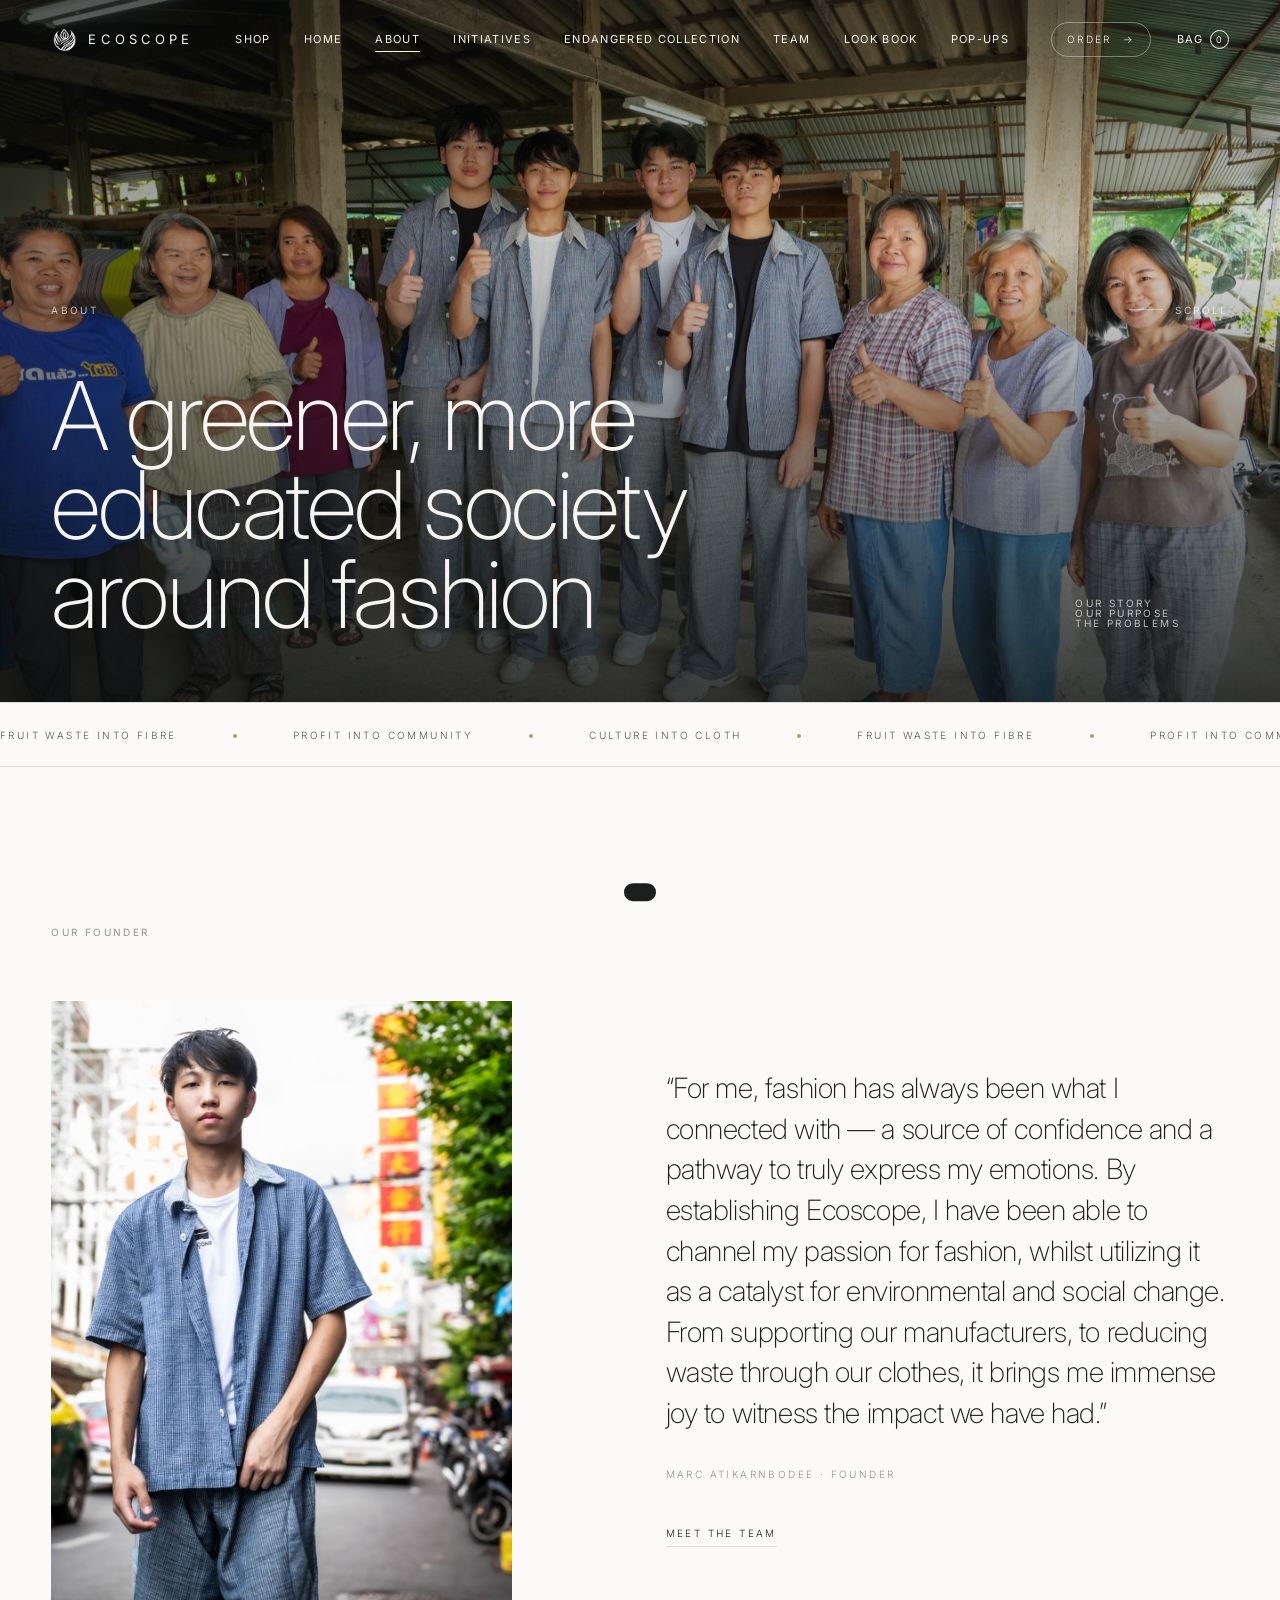
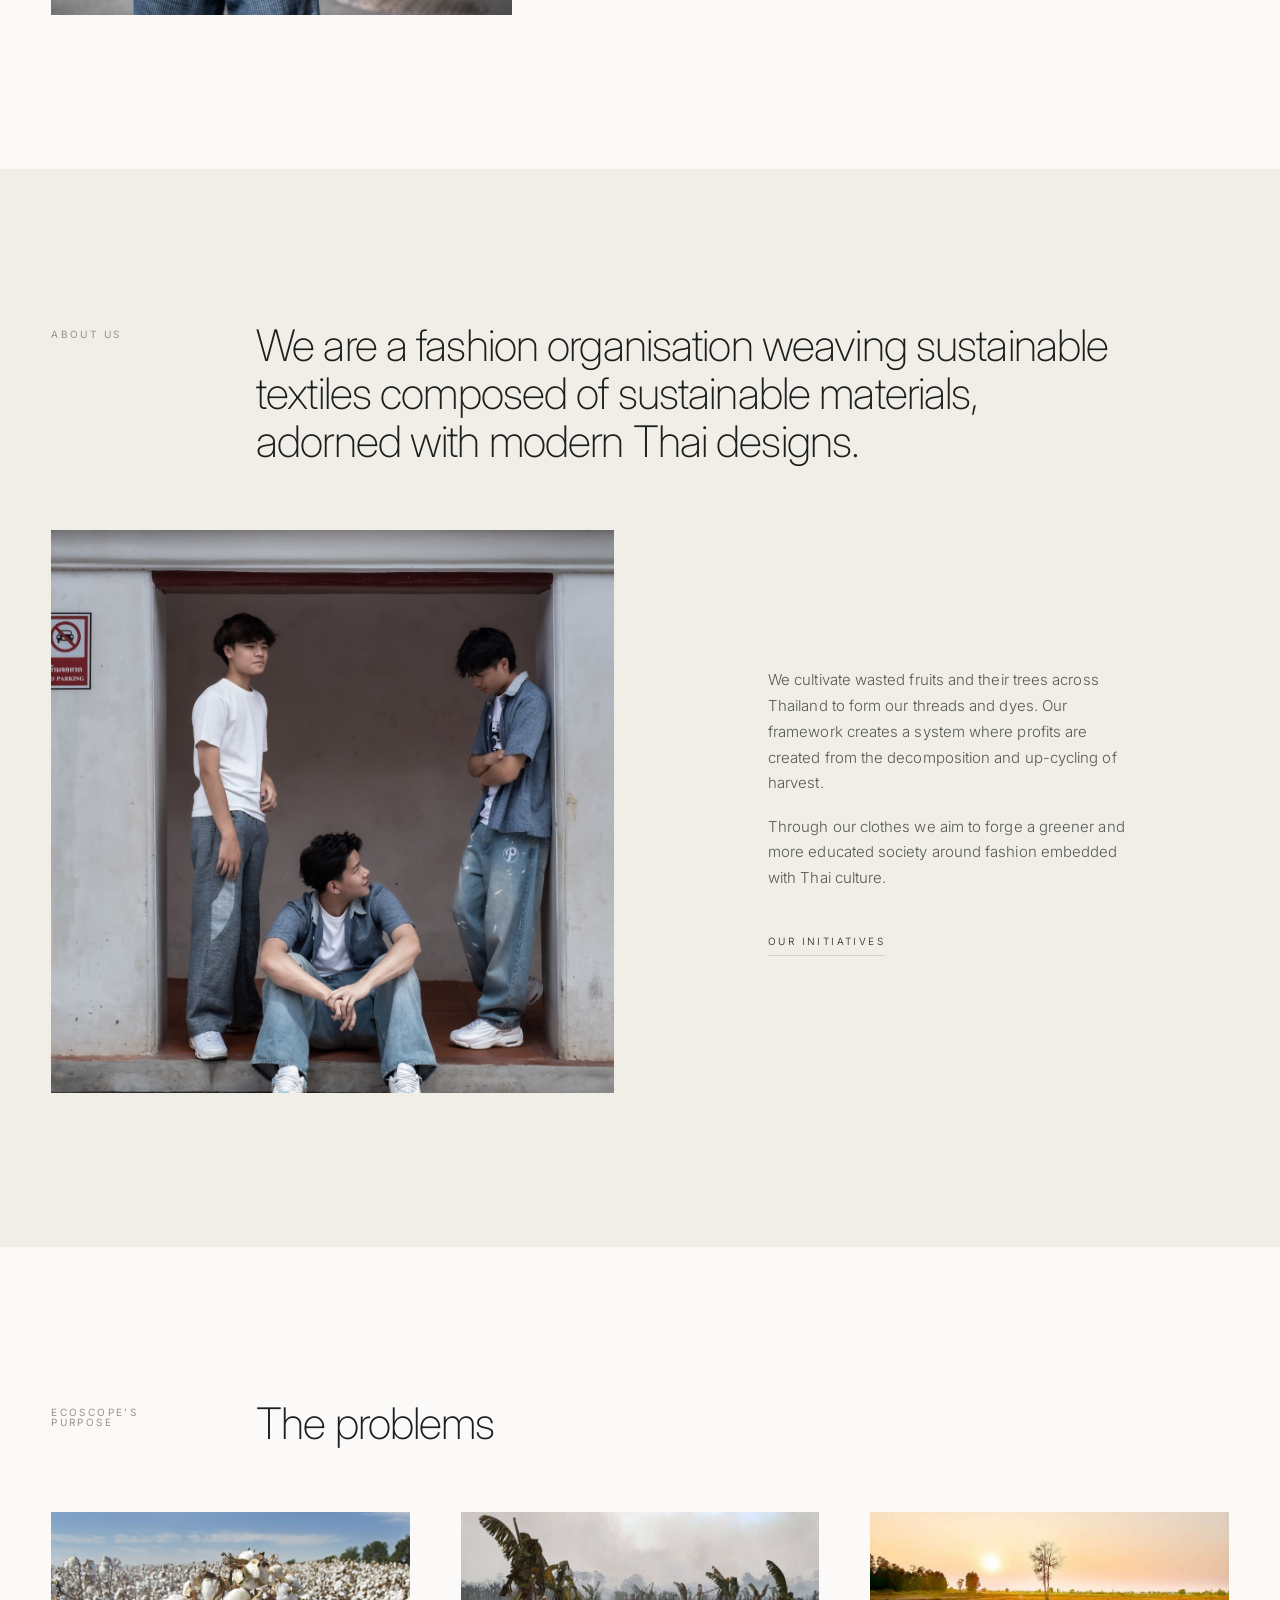
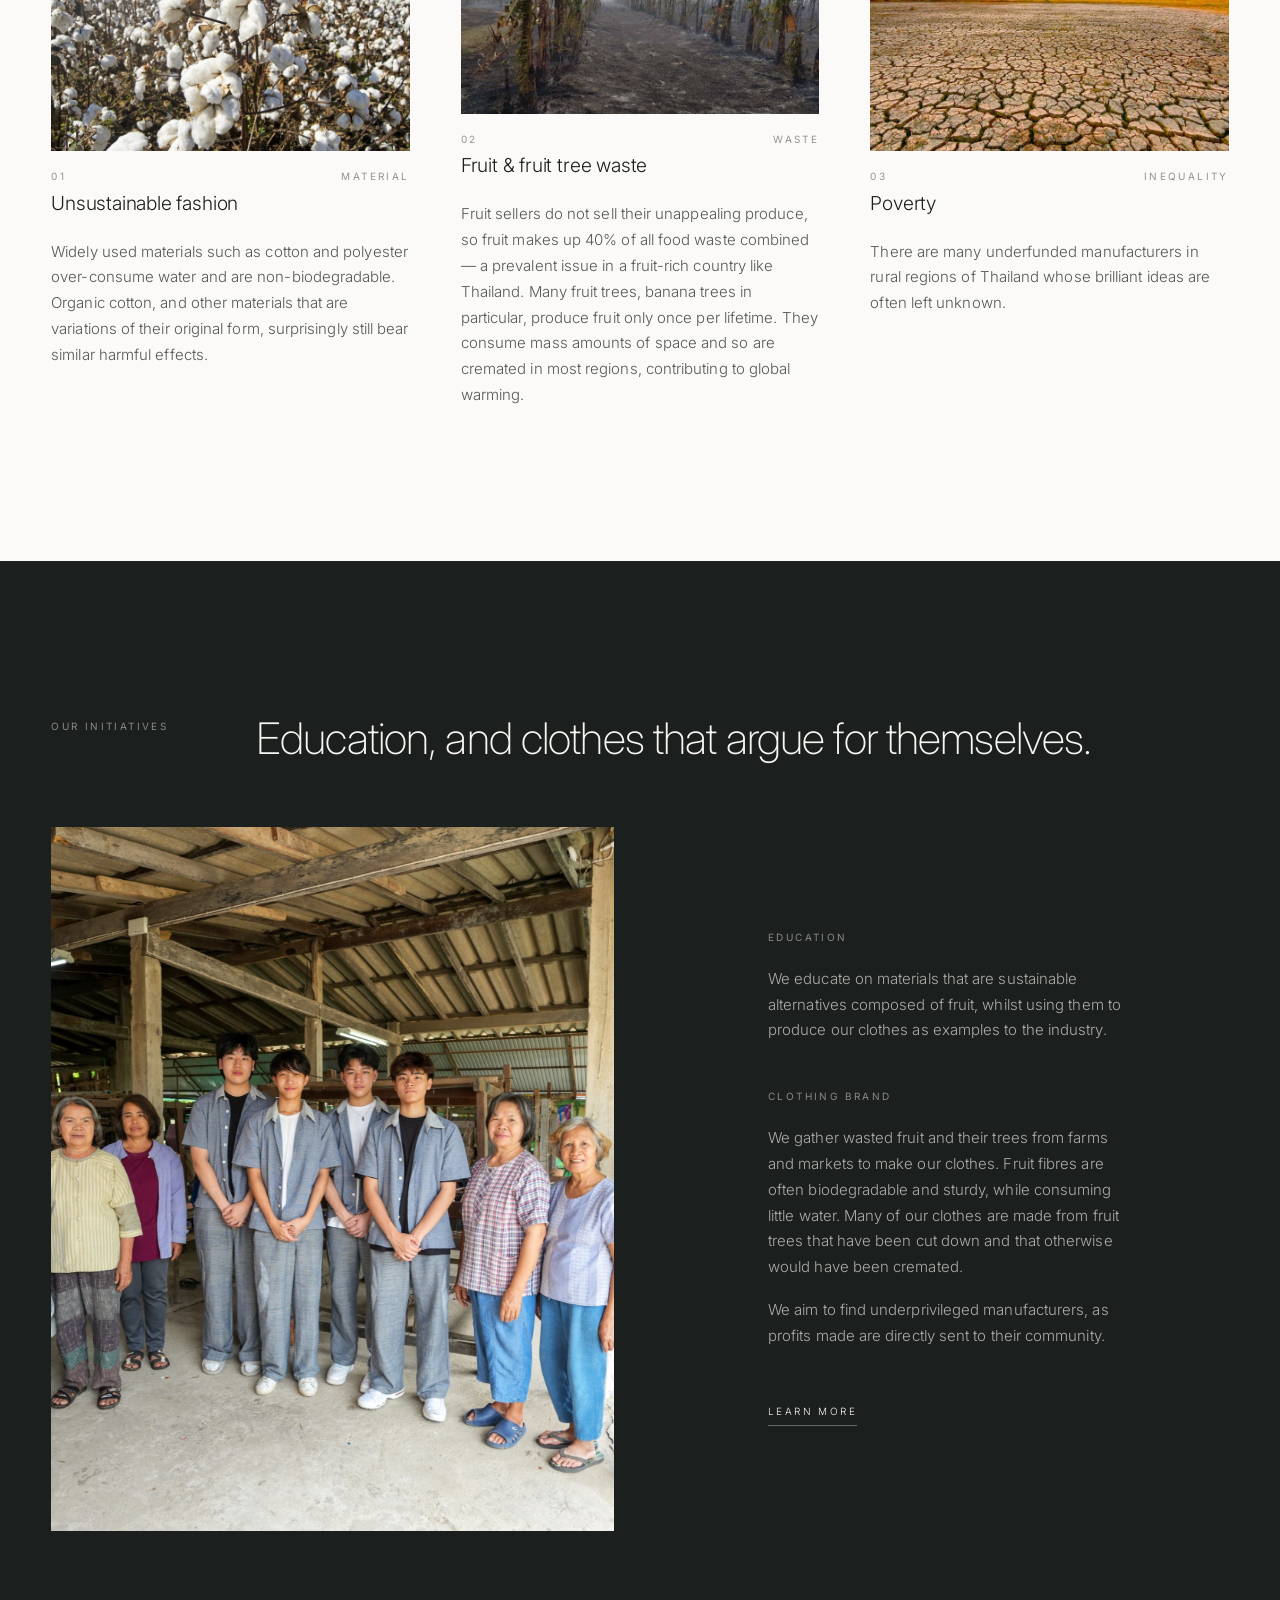
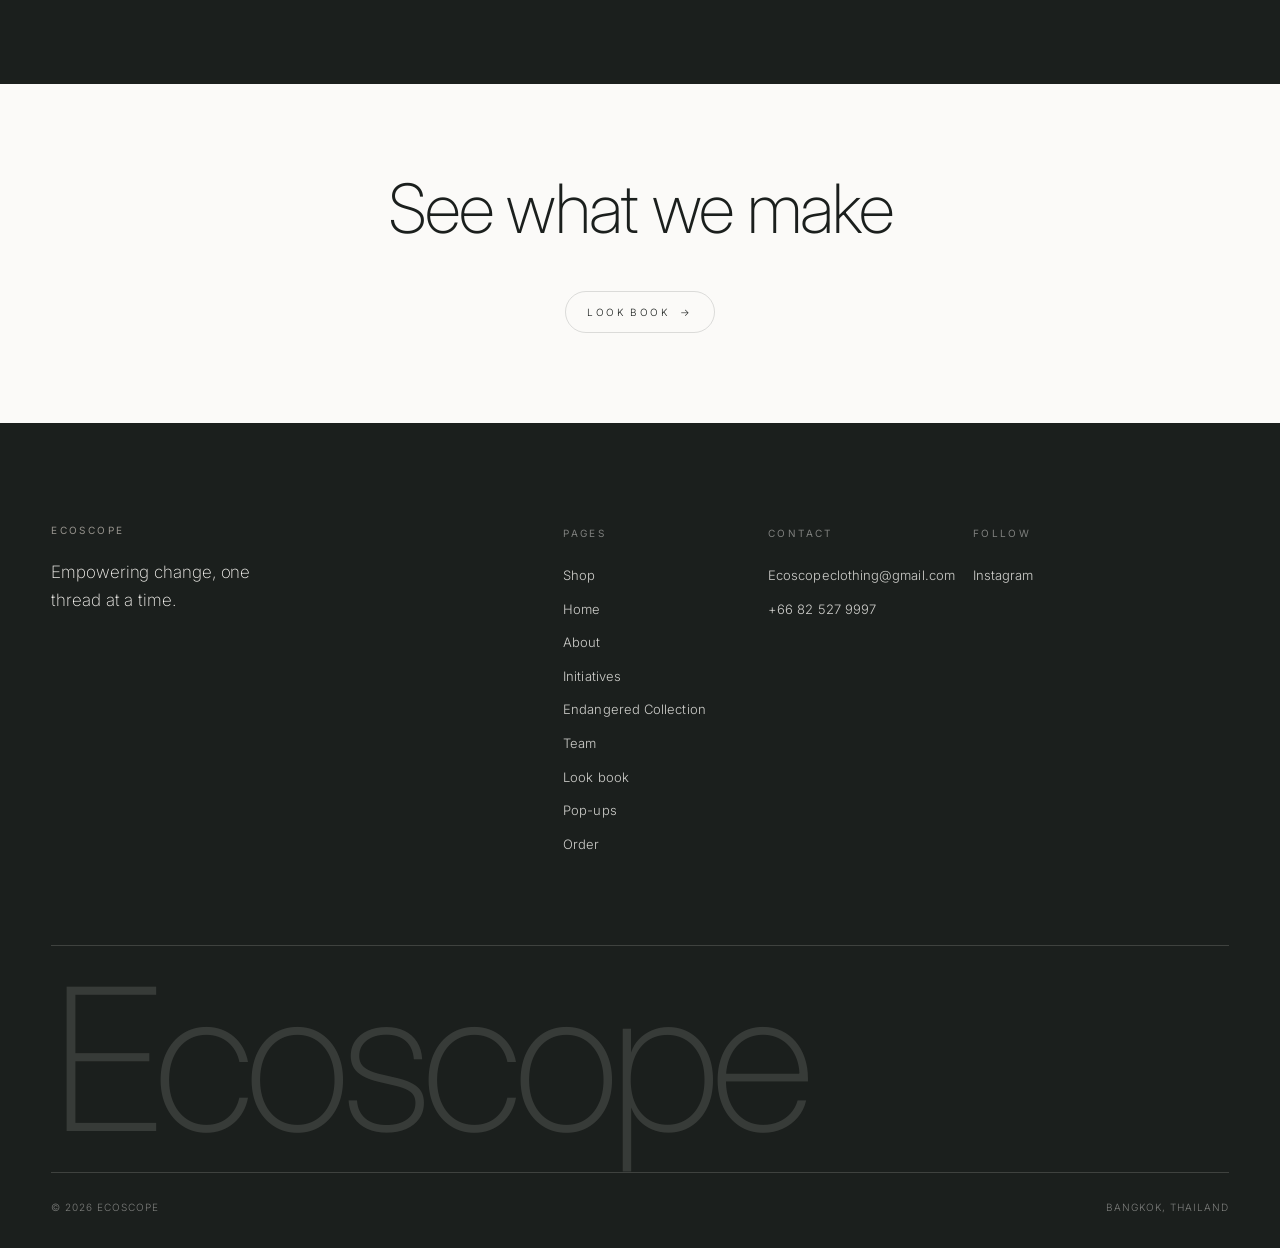
<file: ecoscope/about.html>
<!doctype html>
<html lang="en">
<head>
<meta charset="utf-8">
<meta name="viewport" content="width=device-width, initial-scale=1">
<title>About — Ecoscope</title>
<meta name="description" content="Our founder, our purpose, and the problems Ecoscope exists to work on.">
<link rel="icon" href="assets/img/logo.png">
<meta property="og:title" content="About — Ecoscope">
<meta property="og:description" content="Our founder, our purpose, and the problems Ecoscope exists to work on.">
<meta property="og:image" content="assets/img/about-3.jpg">
<meta property="og:type" content="website">
<link rel="preconnect" href="https://fonts.googleapis.com">
<link rel="preconnect" href="https://fonts.gstatic.com" crossorigin>
<link href="https://fonts.googleapis.com/css2?family=Inter:wght@200;300;400&display=swap" rel="stylesheet">
<link rel="stylesheet" href="assets/css/main.css">
<script>document.documentElement.classList.add("js");</script>
</head>
<body>
<a class="skip" href="#main">Skip to content</a>

<header class="header" data-header>
  <div class="header__inner">
    <a aria-label='Ecoscope — home' class='brand' href='/'>
      <img class="brand__mark" src="assets/img/logo.png" alt="">
      <span class="brand__word">Ecoscope</span>
    </a>
    <nav class="nav" aria-label="Primary">
      <a href='/order#collection'>Shop</a>
      <a href='/'>Home</a>
      <a aria-current='page' href='/about'>About</a>
      <a href='/initiatives'>Initiatives</a>
      <a href='/endangered-collection'>Endangered Collection</a>
      <a href='/team'>Team</a>
      <a href='/lookbook'>Look book</a>
      <a href='/popups'>Pop-ups</a>
    </nav>
    <div class="header__cta">
      <a class='btn' href='/order'>Order <span class="arw">&#8594;</span></a>
      <button class="bagbtn" data-bag-open aria-label="Bag, 0 items">Bag <span class="bagbtn__count" data-bag-count>0</span></button>
    </div>
    <button class="burger" data-burger aria-label="Menu" aria-expanded="false" aria-controls="drawer">
      <span></span><span></span>
    </button>
  </div>
</header>

<div class="drawer" id="drawer" data-drawer aria-hidden="true">
  <nav aria-label="Mobile">
    <a href='/order#collection'>Shop</a>
    <a href='/'>Home</a>
    <a href='/about'>About</a>
    <a href='/initiatives'>Initiatives</a>
    <a href='/endangered-collection'>Endangered Collection</a>
    <a href='/team'>Team</a>
    <a href='/lookbook'>Look book</a>
    <a href='/popups'>Pop-ups</a>
    <a href='/order'>Order</a>
  </nav>
  <div class="drawer__foot">
    <span class="eyebrow">Ecoscopeclothing@gmail.com</span>
    <a class="eyebrow eyebrow--ink" href="https://www.instagram.com/ecoscopeofficial/" target="_blank" rel="noopener">Instagram</a>
  </div>
</div>

<main id="main">
  <section class="hero hero--page">
    <div class="hero__bg">
      <img src="assets/img/about-3.jpg" alt="The Ecoscope team with the Jaeson village weavers" fetchpriority="high">
    </div>
    <div class="hero__inner">
      <div class="wrap">
        <div class="hero__meta">
          <span class="eyebrow eyebrow--light">About</span>
          <span class="cue eyebrow eyebrow--light"><span class="cue__line" aria-hidden="true"></span>Scroll</span>
        </div>
        <div class="hero__grid">
          <div class="hero__title"><h1 class="display">A greener, more<br>educated society<br>around fashion</h1></div>
          <div class="hero__aside"><p class="eyebrow eyebrow--light">Our story<br>Our purpose<br>The problems</p></div>
        </div>
      </div>
    </div>
  </section>

  <div class="marquee" aria-hidden="true">
    <div class="marquee__track" data-marquee>
      <span>Fruit waste into fibre</span><span>Profit into community</span><span>Culture into cloth</span>
    </div>
  </div>

  <!-- Founder -->
  <section class="section">
    <div class="wrap">
      <div class="sec-head">
        <p class="sec-head__label eyebrow reveal">Our founder</p>
        <div class="sec-head__body"></div>
      </div>
      <div class="founder">
        <div class="founder__media reveal">
          <figure class="media media--3x4"><img src="assets/img/about-1.jpg" alt="Marc Atikarnbodee, founder of Ecoscope" loading="lazy"></figure>
        </div>
        <div class="founder__body reveal" data-delay="1">
          <blockquote class="quote">&ldquo;For me, fashion has always been what I connected with &mdash; a source of confidence and a pathway to truly express my emotions. By establishing Ecoscope, I have been able to channel my passion for fashion, whilst utilizing it as a catalyst for environmental and social change. From supporting our manufacturers, to reducing waste through our clothes, it brings me immense joy to witness the impact we have had.&rdquo;</blockquote>
          <p class="quote__attr">Marc Atikarnbodee &middot; Founder</p>
          <p class="mt-3"><a class='link' href='/team'>Meet the team</a></p>
        </div>
      </div>
    </div>
  </section>

  <!-- About us -->
  <section class="section band">
    <div class="wrap">
      <div class="sec-head">
        <p class="sec-head__label eyebrow reveal">About us</p>
        <div class="sec-head__body">
          <h2 class="h-section reveal">We are a fashion organisation weaving sustainable textiles composed of sustainable materials, adorned with modern Thai designs.</h2>
        </div>
      </div>
      <div class="split">
        <div class="split__media reveal">
          <figure class="media media--1x1"><img src="assets/img/about-4.jpg" alt="Three models wearing Ecoscope garments in a doorway" loading="lazy"></figure>
        </div>
        <div class="split__body reveal" data-delay="1">
          <div class="prose">
            <p>We cultivate wasted fruits and their trees across Thailand to form our threads and dyes. Our framework creates a system where profits are created from the decomposition and up-cycling of harvest.</p>
            <p>Through our clothes we aim to forge a greener and more educated society around fashion embedded with Thai culture.</p>
          </div>
          <p class="mt-3"><a class='link' href='/initiatives'>Our initiatives</a></p>
        </div>
      </div>
    </div>
  </section>

  <!-- The problems -->
  <section class="section">
    <div class="wrap">
      <div class="sec-head">
        <p class="sec-head__label eyebrow reveal">Ecoscope&rsquo;s purpose</p>
        <div class="sec-head__body"><h2 class="h-section reveal">The problems</h2></div>
      </div>

      <div class="cards">
        <article class="card reveal">
          <figure class="media media--3x2"><img src="assets/img/init-9.jpg" alt="A cotton field in full bloom" loading="lazy"></figure>
          <div class="card__body">
            <div class="card__meta"><span class="eyebrow">01</span><span class="eyebrow">Material</span></div>
            <h3 class="h-item">Unsustainable fashion</h3>
            <p class="prose mt-2">Widely used materials such as cotton and polyester over-consume water and are non-biodegradable. Organic cotton, and other materials that are variations of their original form, surprisingly still bear similar harmful effects.</p>
          </div>
        </article>

        <article class="card reveal" data-delay="1">
          <figure class="media media--16x9"><img src="assets/img/init-8.jpg" alt="A banana plantation being burned" loading="lazy"></figure>
          <div class="card__body">
            <div class="card__meta"><span class="eyebrow">02</span><span class="eyebrow">Waste</span></div>
            <h3 class="h-item">Fruit &amp; fruit tree waste</h3>
            <p class="prose mt-2">Fruit sellers do not sell their unappealing produce, so fruit makes up 40% of all food waste combined &mdash; a prevalent issue in a fruit-rich country like Thailand. Many fruit trees, banana trees in particular, produce fruit only once per lifetime. They consume mass amounts of space and so are cremated in most regions, contributing to global warming.</p>
          </div>
        </article>

        <article class="card reveal" data-delay="2">
          <figure class="media media--3x2"><img src="assets/img/init-10.jpg" alt="Cracked, drought-dried earth at sunset" loading="lazy"></figure>
          <div class="card__body">
            <div class="card__meta"><span class="eyebrow">03</span><span class="eyebrow">Inequality</span></div>
            <h3 class="h-item">Poverty</h3>
            <p class="prose mt-2">There are many underfunded manufacturers in rural regions of Thailand whose brilliant ideas are often left unknown.</p>
          </div>
        </article>
      </div>
    </div>
  </section>

  <!-- Our initiatives -->
  <section class="section band-dark">
    <div class="wrap">
      <div class="sec-head">
        <p class="sec-head__label eyebrow reveal">Our initiatives</p>
        <div class="sec-head__body"><h2 class="h-section reveal">Education, and clothes that argue for themselves.</h2></div>
      </div>
      <div class="split">
        <div class="split__media reveal">
          <figure class="media media--4x5"><img src="assets/img/about-6.jpg" alt="The Ecoscope team with village weavers in the workshop" loading="lazy"></figure>
        </div>
        <div class="split__body reveal" data-delay="1">
          <p class="eyebrow">Education</p>
          <div class="prose mt-2">
            <p>We educate on materials that are sustainable alternatives composed of fruit, whilst using them to produce our clothes as examples to the industry.</p>
          </div>
          <p class="eyebrow mt-4">Clothing brand</p>
          <div class="prose mt-2">
            <p>We gather wasted fruit and their trees from farms and markets to make our clothes. Fruit fibres are often biodegradable and sturdy, while consuming little water. Many of our clothes are made from fruit trees that have been cut down and that otherwise would have been cremated.</p>
            <p>We aim to find underprivileged manufacturers, as profits made are directly sent to their community.</p>
          </div>
          <p class="mt-4"><a class='link link--light' href='/initiatives'>Learn more</a></p>
        </div>
      </div>
    </div>
  </section>

  <section class="section section--tight">
    <div class="wrap" style="text-align:center">
      <h2 class="display--sm display reveal" style="margin-inline:auto;max-width:18ch">See what we make</h2>
      <p class="mt-4 reveal"><a class='btn' href='/lookbook'>Look book <span class="arw">&#8594;</span></a></p>
    </div>
  </section>
</main>

<footer class="footer">
  <div class="wrap">
    <div class="footer__grid">
      <div class="footer__intro">
        <p class="eyebrow">Ecoscope</p>
        <p class="lead mt-2" style="max-width:24ch">Empowering change, one thread at a time.</p>
      </div>
      <div class="footer__col">
        <h3>Pages</h3>
        <ul>
          <li><a href='/order#collection'>Shop</a></li>
          <li><a href='/'>Home</a></li>
          <li><a href='/about'>About</a></li>
          <li><a href='/initiatives'>Initiatives</a></li>
          <li><a href='/endangered-collection'>Endangered Collection</a></li>
          <li><a href='/team'>Team</a></li>
          <li><a href='/lookbook'>Look book</a></li>
          <li><a href='/popups'>Pop-ups</a></li>
          <li><a href='/order'>Order</a></li>
        </ul>
      </div>
      <div class="footer__col">
        <h3>Contact</h3>
        <ul>
          <li><a href="mailto:Ecoscopeclothing@gmail.com">Ecoscopeclothing@gmail.com</a></li>
          <li><a href="tel:+66825279997">+66 82 527 9997</a></li>
        </ul>
      </div>
      <div class="footer__col">
        <h3>Follow</h3>
        <ul>
          <li><a href="https://www.instagram.com/ecoscopeofficial/" target="_blank" rel="noopener">Instagram</a></li>
        </ul>
      </div>
    </div>
    <p class="footer__word" aria-hidden="true">Ecoscope</p>
    <div class="footer__legal">
      <span>&copy; <span data-year>2026</span> Ecoscope</span>
      <span>Bangkok, Thailand</span>
    </div>
  </div>
</footer>


<!-- ================= BAG ================= -->
<div class="bag" data-bag aria-hidden="true" role="dialog" aria-modal="true" aria-label="Your bag">
  <div class="bag__scrim" data-bag-scrim></div>
  <div class="bag__panel">
    <div class="bag__head">
      <p class="eyebrow eyebrow--ink">Your bag</p>
      <button class="eyebrow eyebrow--ink" data-bag-close>Close</button>
    </div>
    <div class="bag__items" data-bag-items></div>
    <div class="bag__foot" data-bag-foot hidden>
      <div class="bag__total"><span class="eyebrow">Total</span><strong data-bag-total>0 &#3647;</strong></div>
      <button class="btn btn--solid" data-send-ig>Send order on Instagram <span class="arw">&#8594;</span></button>
      <button class="btn" data-send-mail>Send order by email</button>
      <p class="bag__smallprint">Card payment is coming soon. For now your bag is sent to us as a message and we confirm stock, total and delivery with you directly.</p>
    </div>
  </div>
</div>
<div class="toast" data-toast aria-live="polite"></div>

<script src="assets/js/main.js"></script>
<script src="assets/js/shop.js"></script>
</body>
</html>
</file>
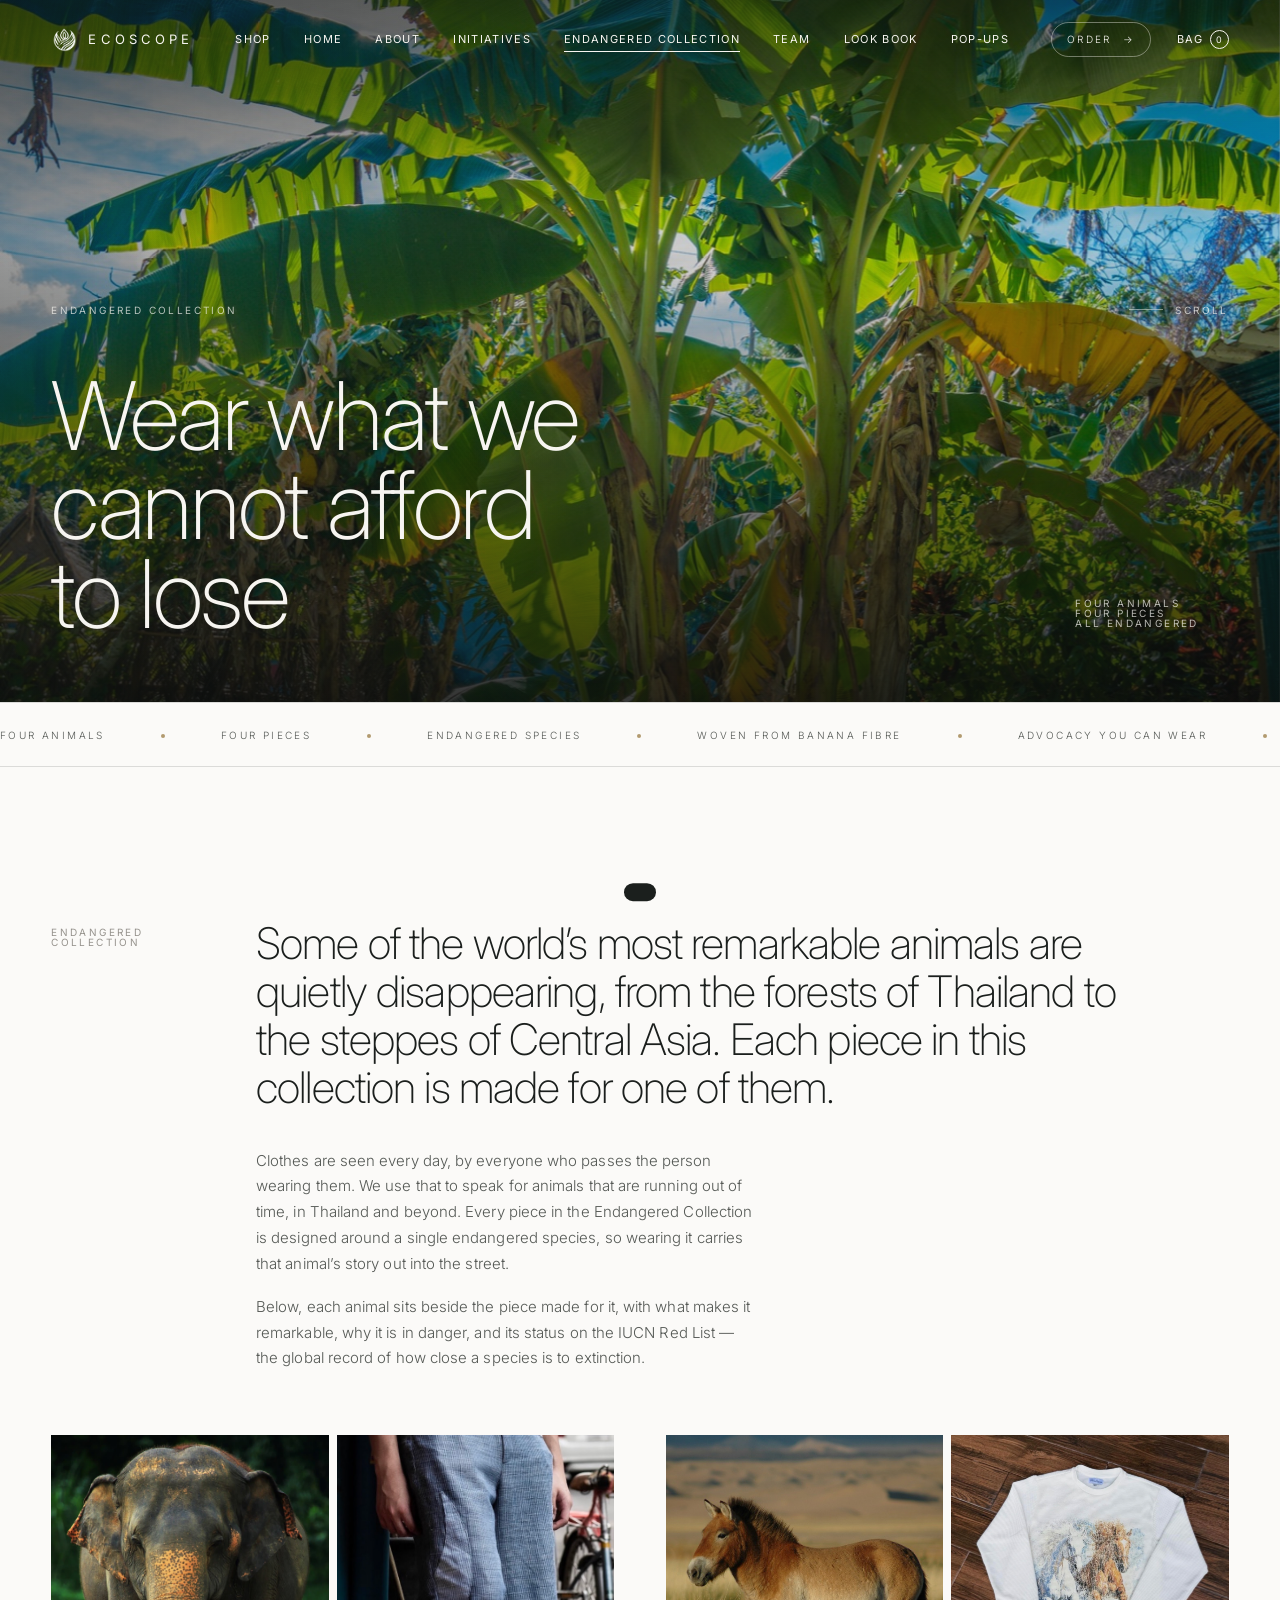
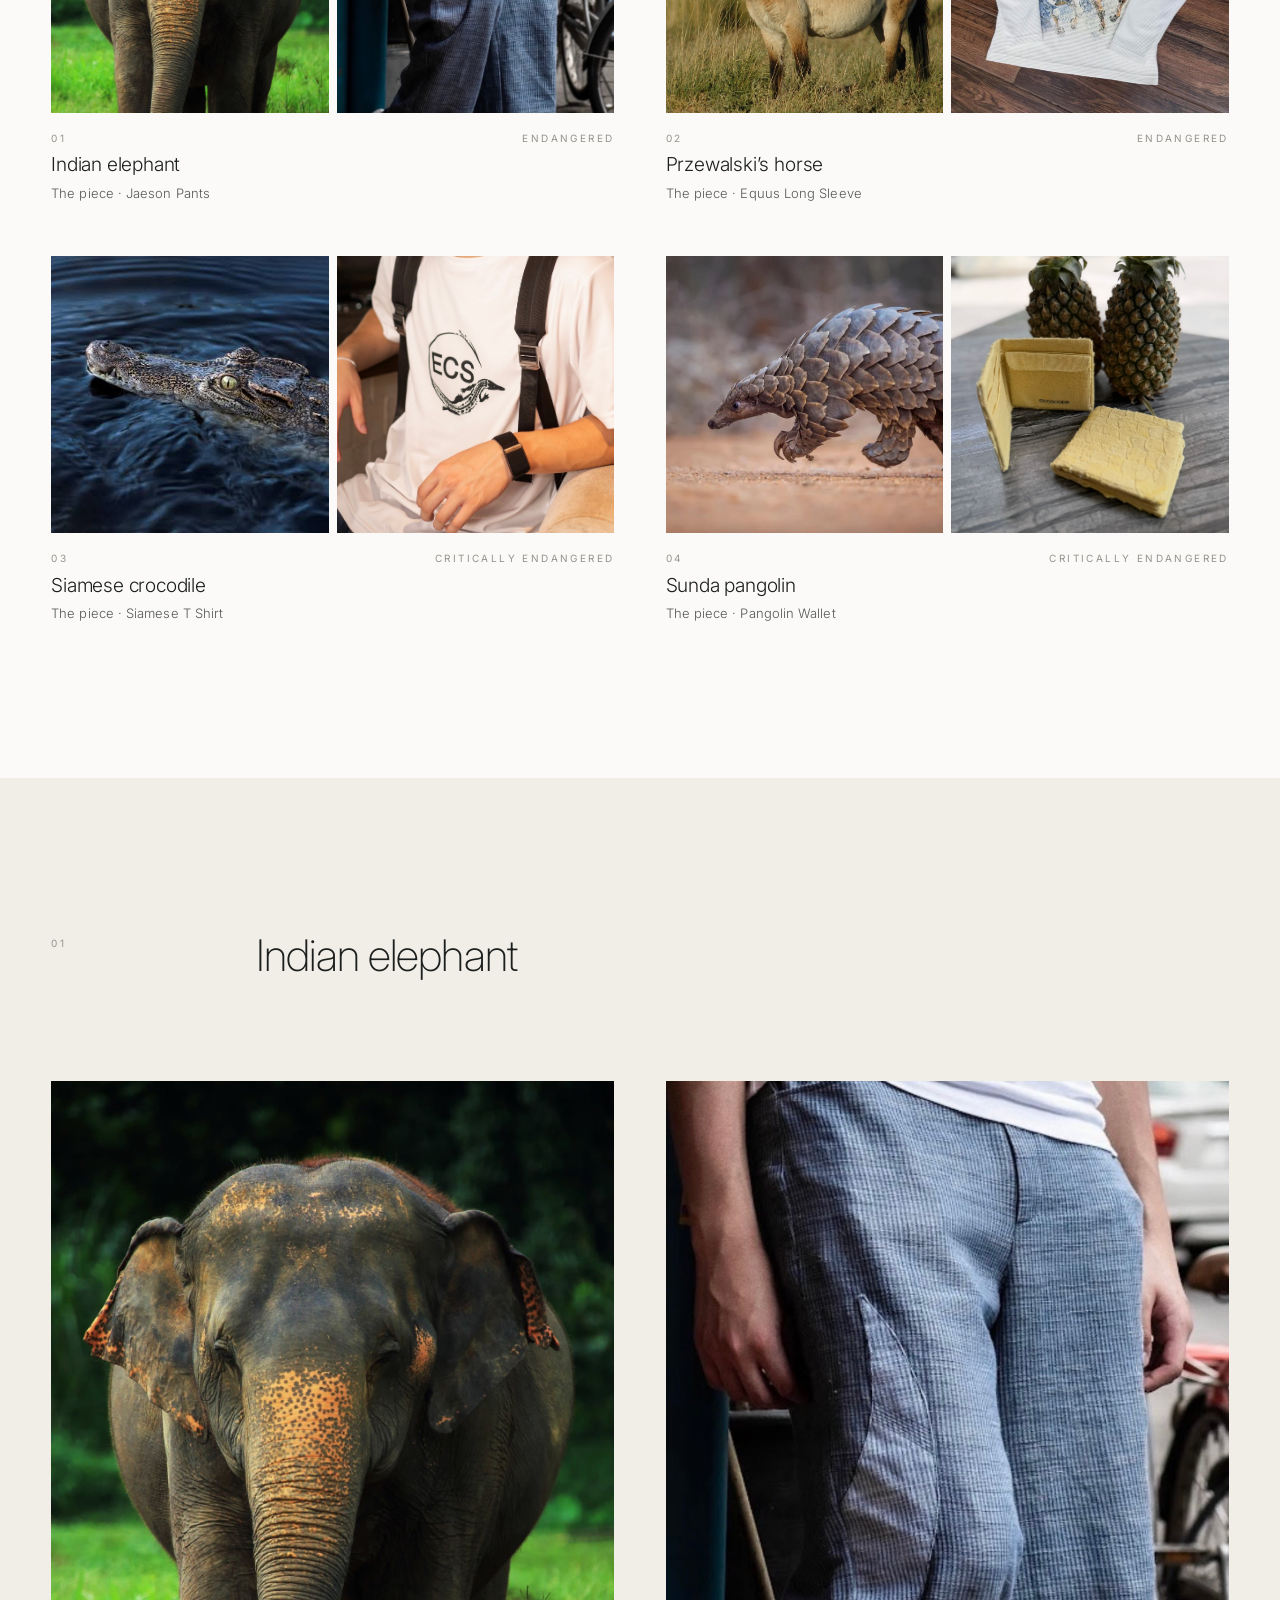
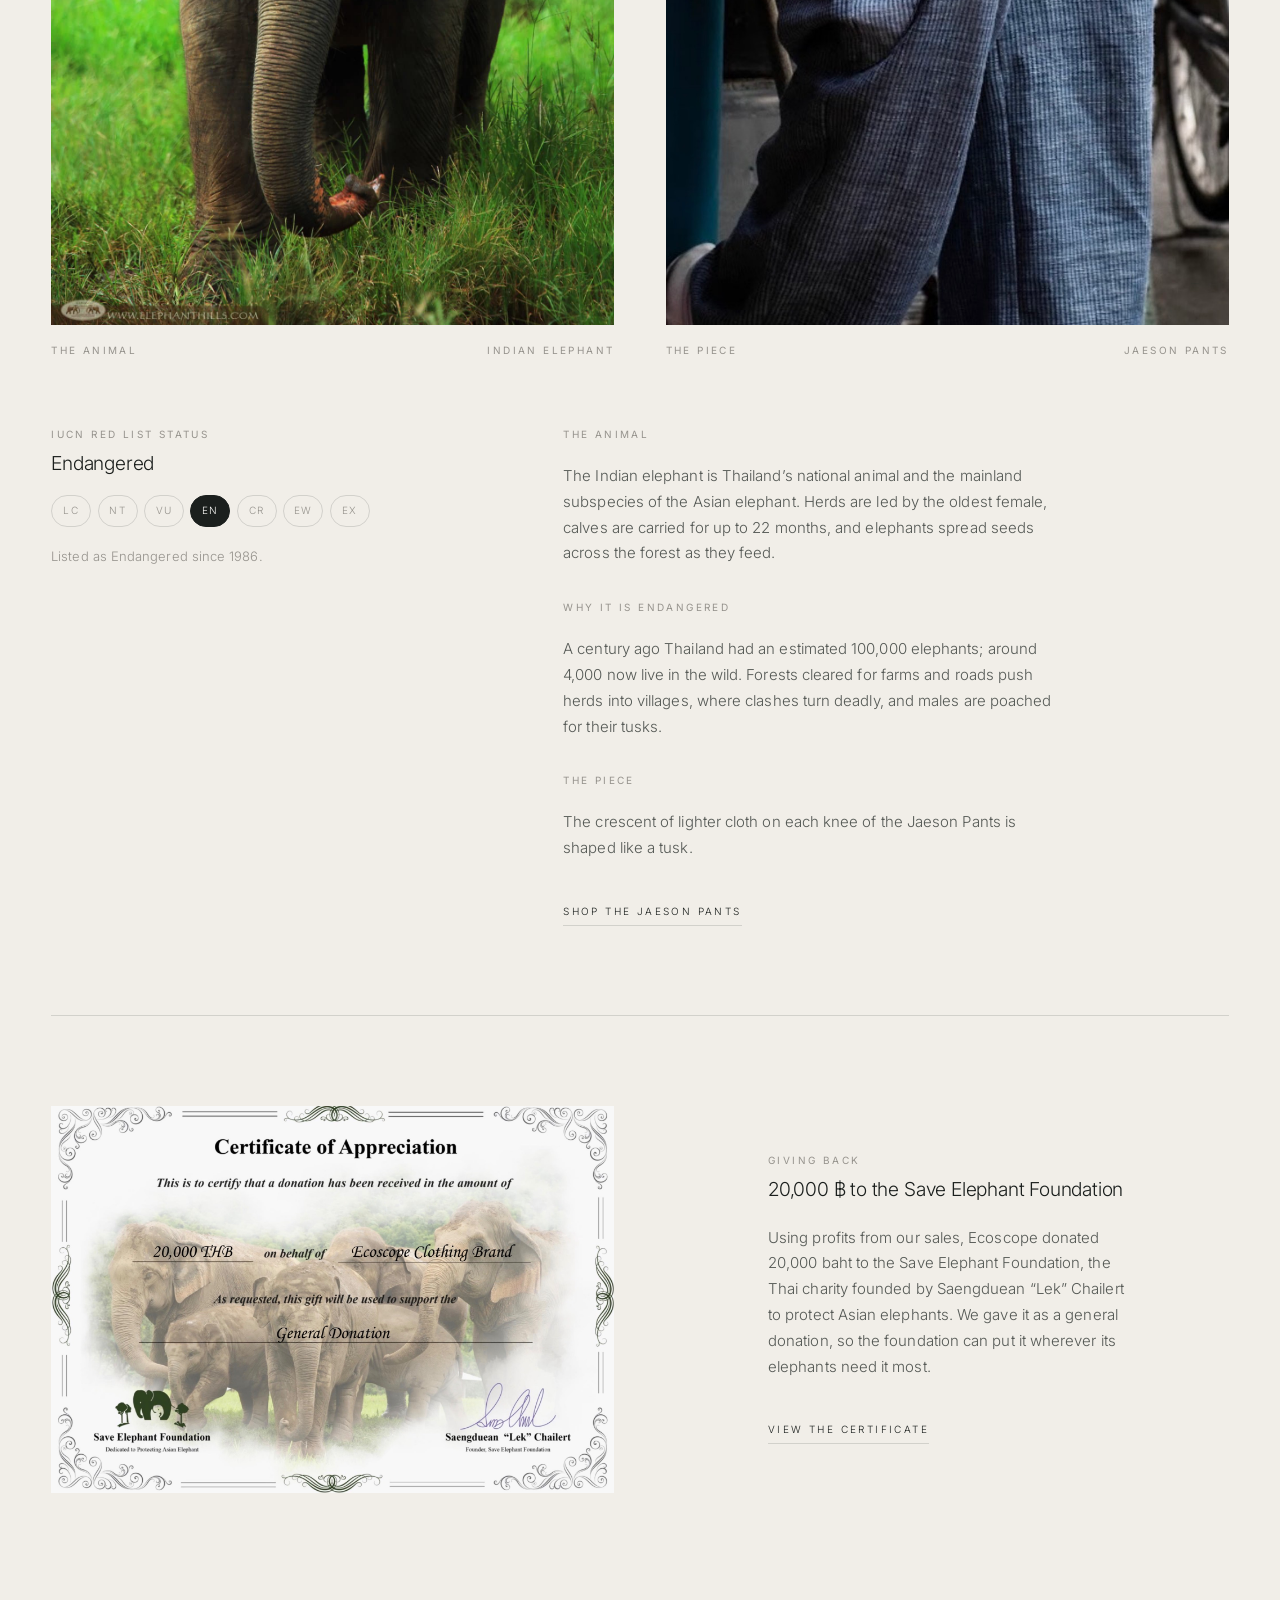
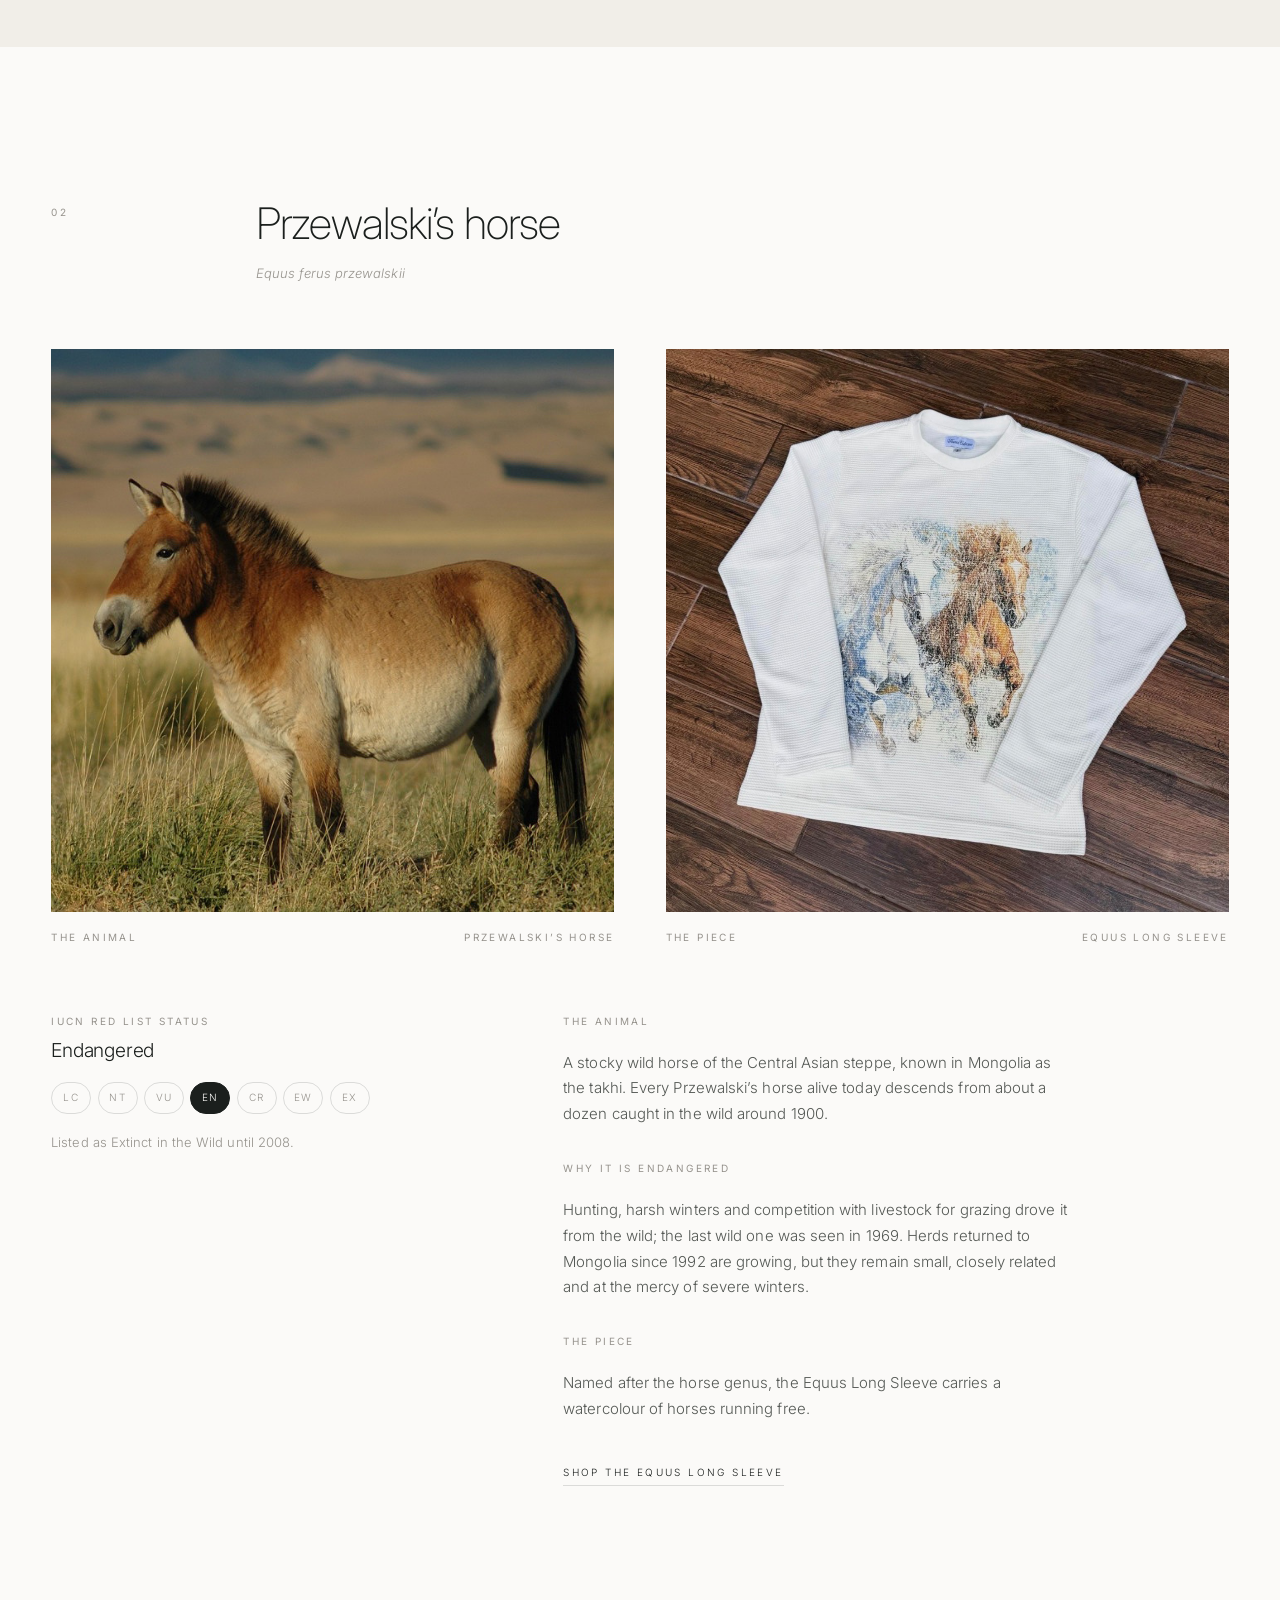
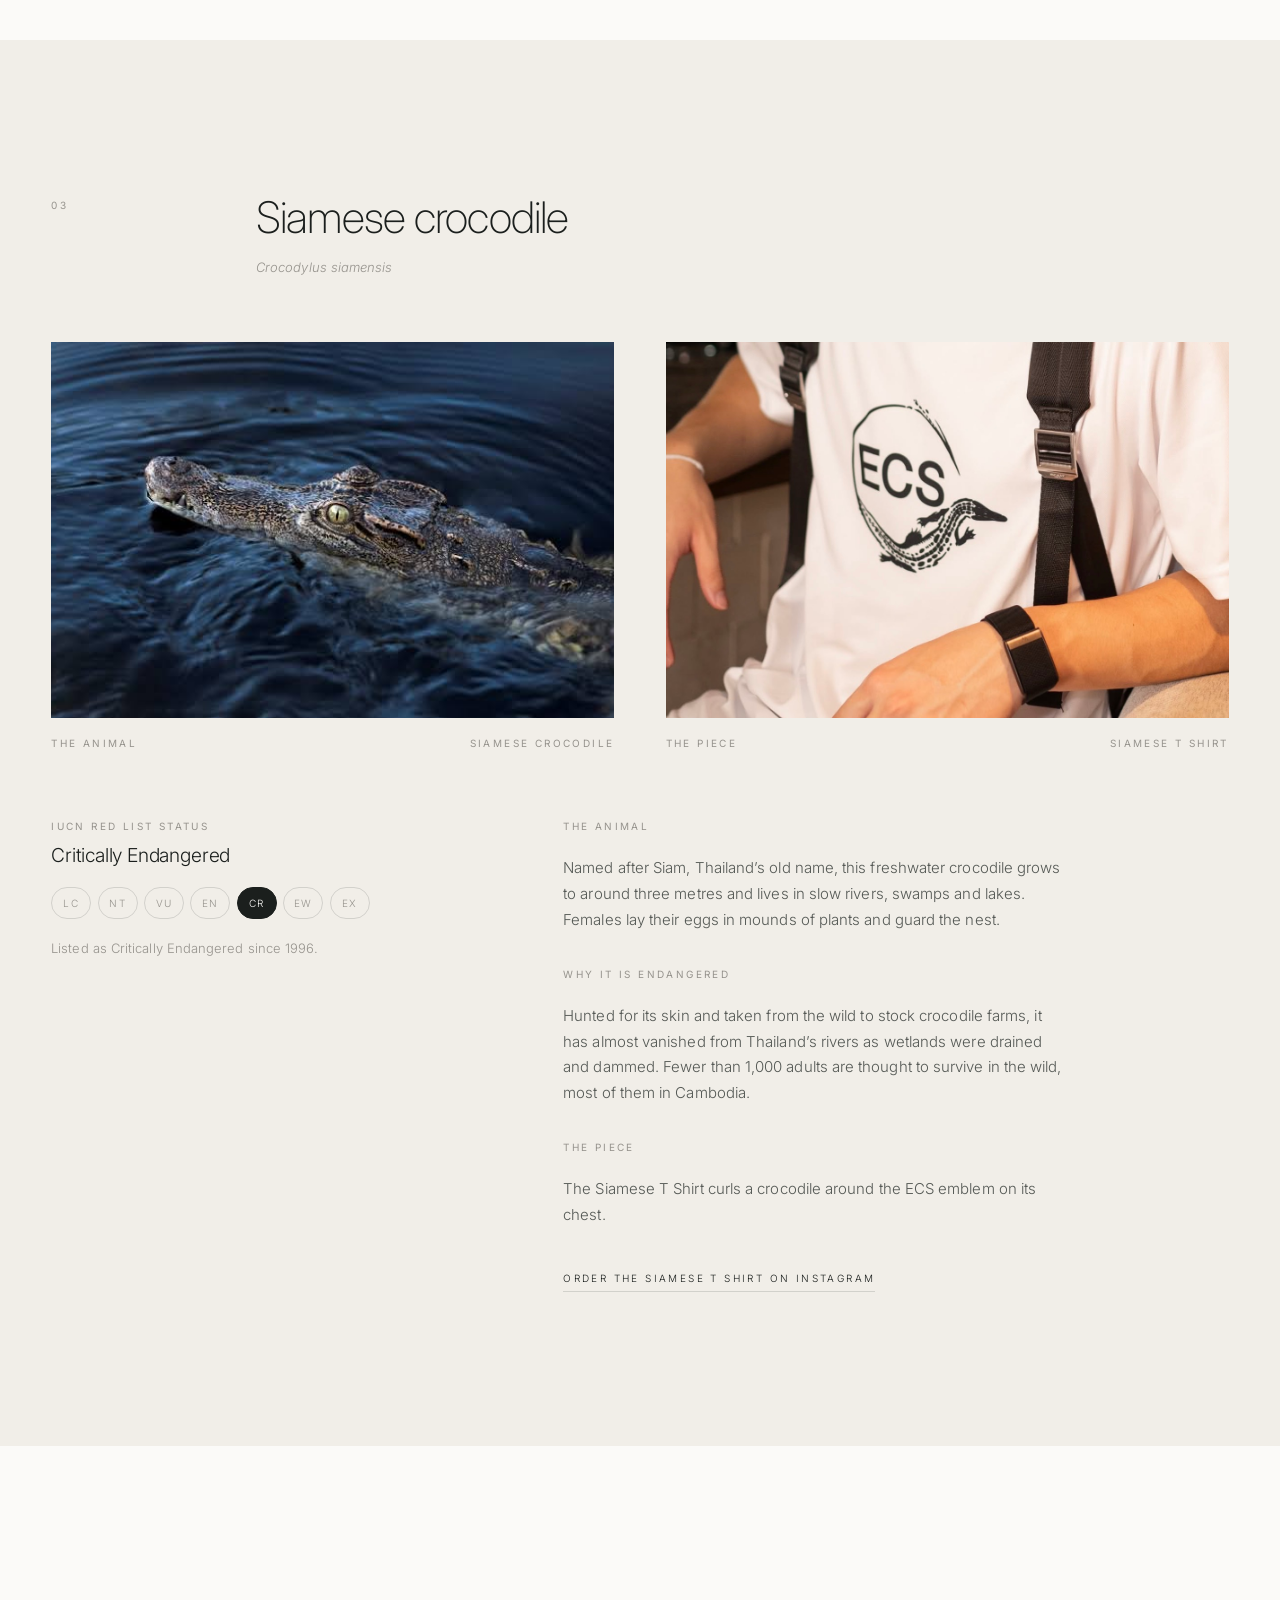
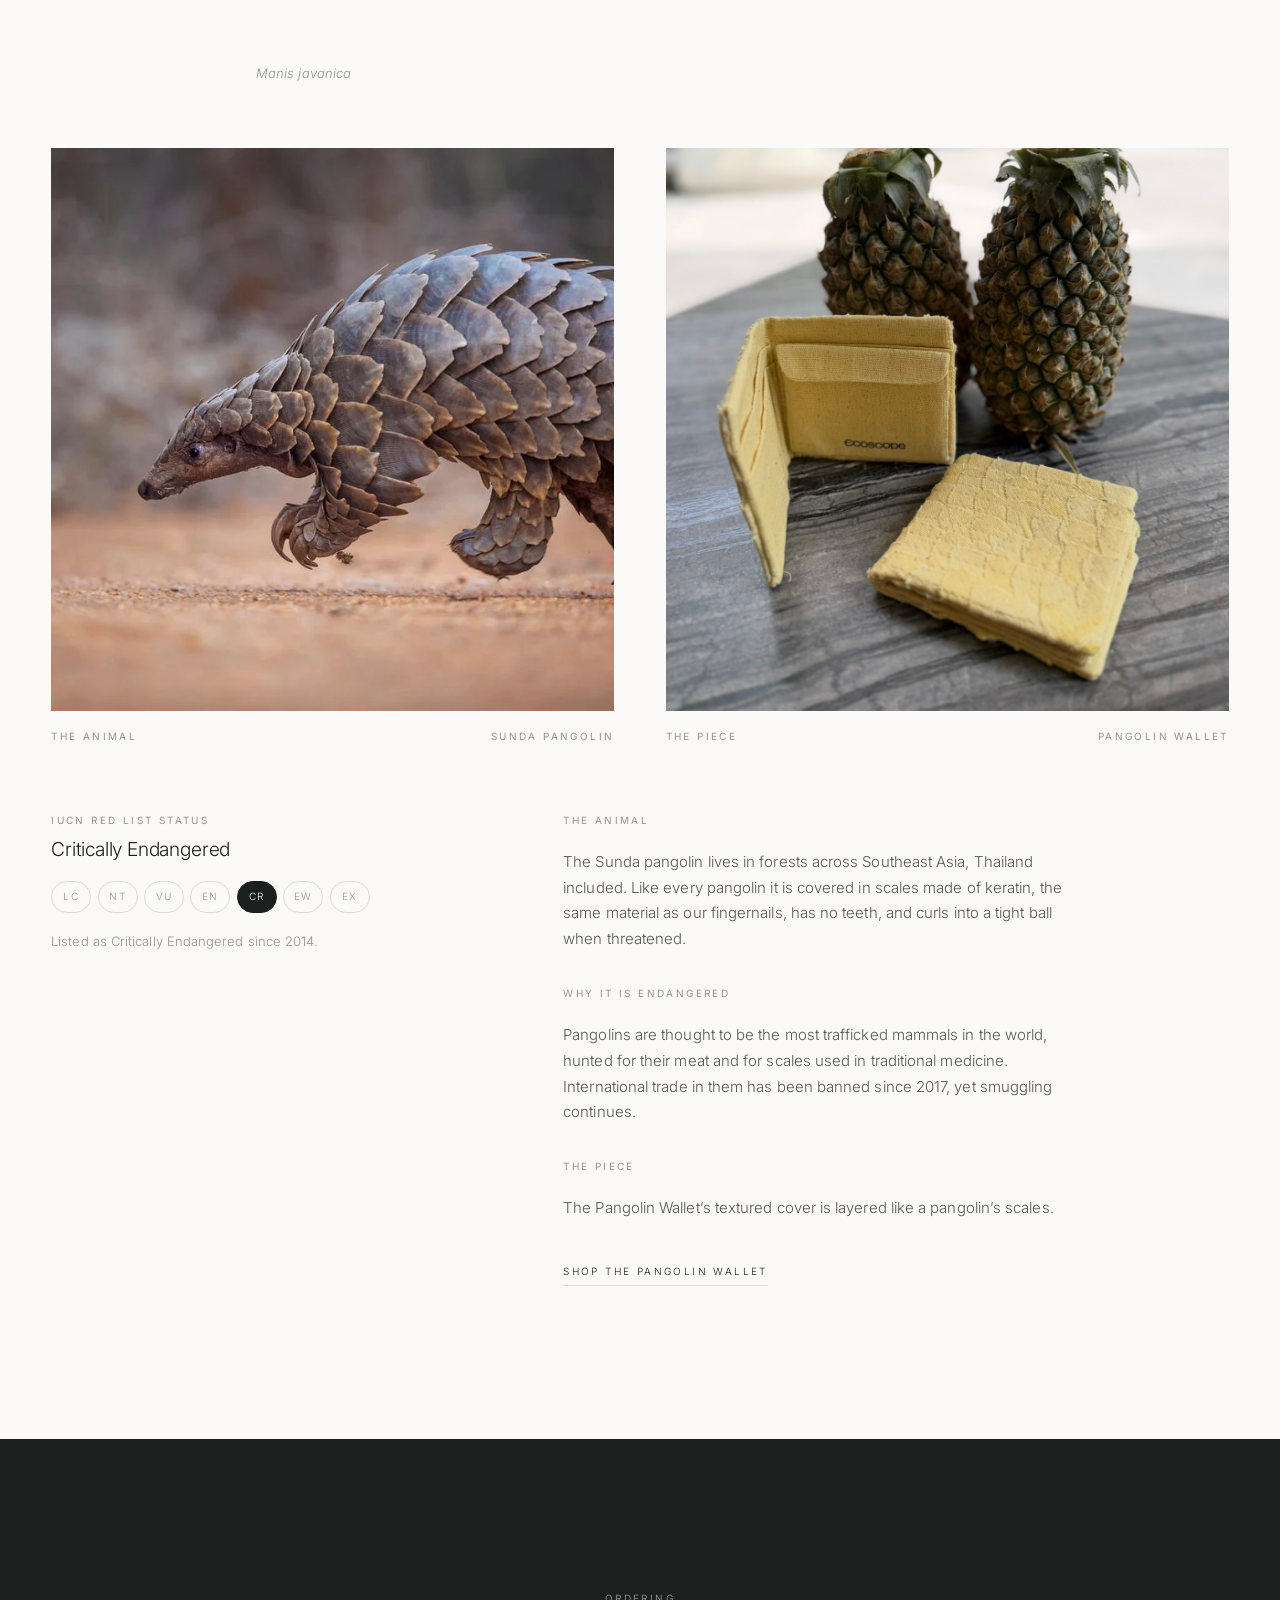
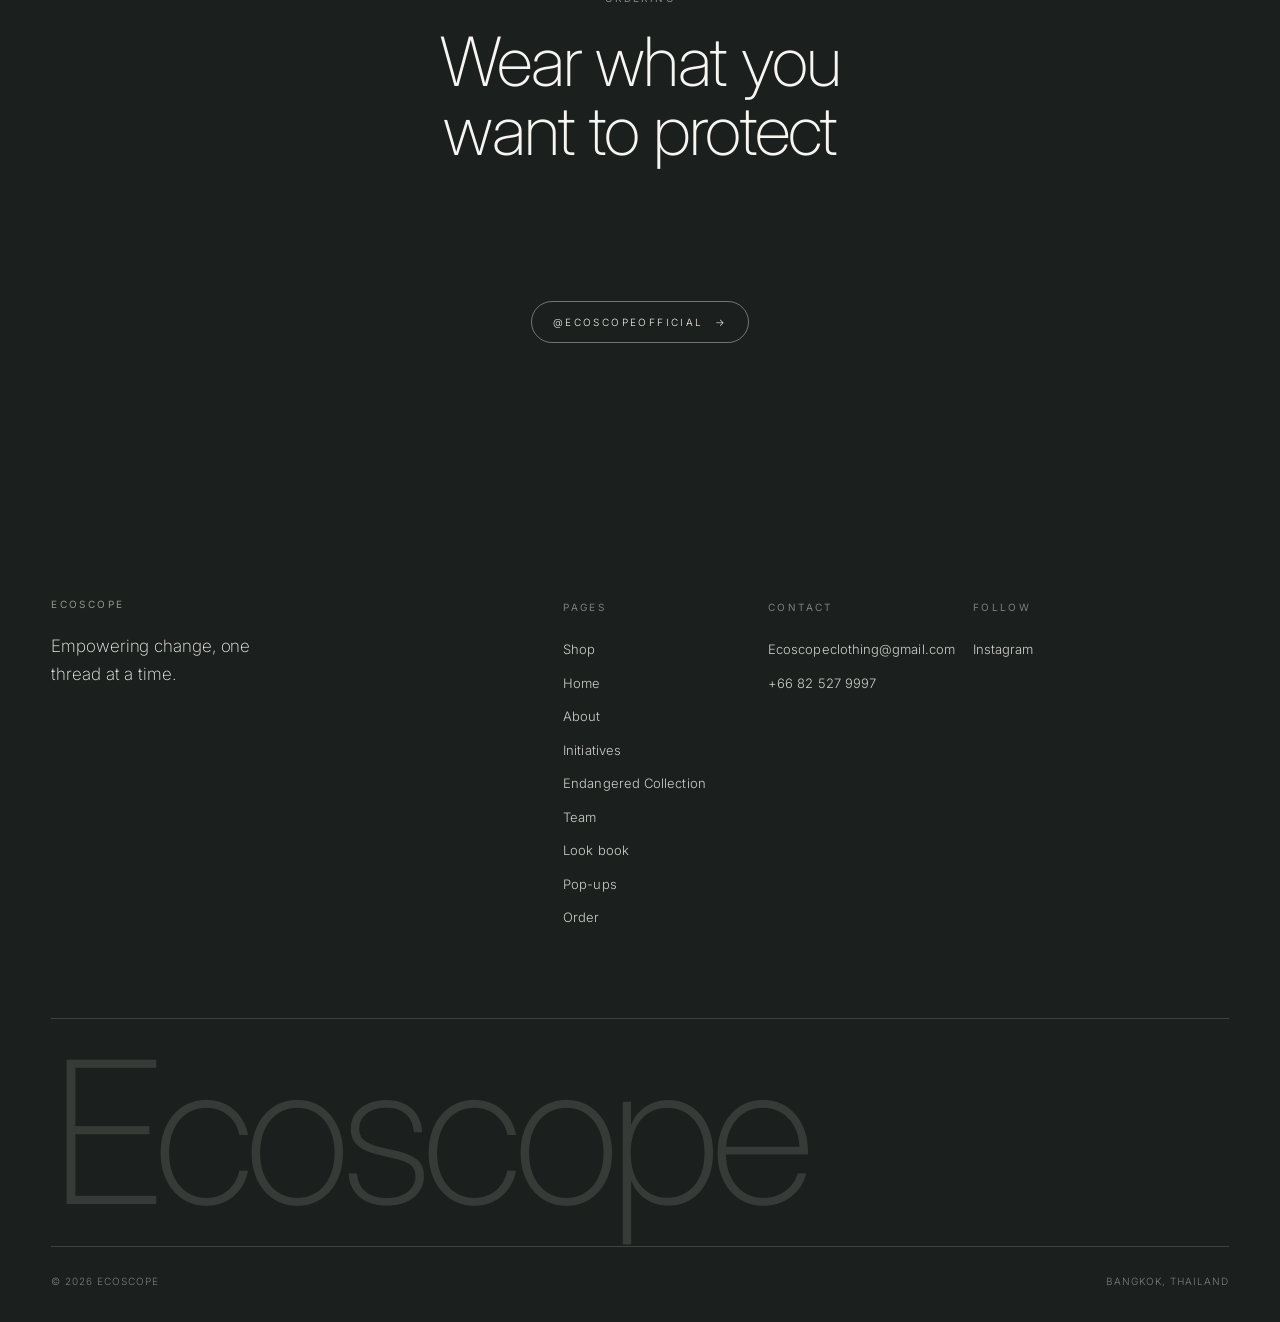
<file: ecoscope/endangered-collection.html>
<!doctype html>
<html lang="en">
<head>
<meta charset="utf-8">
<meta name="viewport" content="width=device-width, initial-scale=1">
<title>Endangered Collection — Ecoscope</title>
<meta name="description" content="The Endangered Collection: four Ecoscope pieces, each made to speak for an endangered animal.">
<link rel="icon" href="assets/img/logo.png">
<meta property="og:title" content="Endangered Collection — Ecoscope">
<meta property="og:description" content="The Endangered Collection: four Ecoscope pieces, each made to speak for an endangered animal.">
<meta property="og:image" content="assets/img/init-6.jpg">
<meta property="og:type" content="website">
<link rel="preconnect" href="https://fonts.googleapis.com">
<link rel="preconnect" href="https://fonts.gstatic.com" crossorigin>
<link href="https://fonts.googleapis.com/css2?family=Inter:wght@200;300;400&display=swap" rel="stylesheet">
<link rel="stylesheet" href="assets/css/main.css">
<script>document.documentElement.classList.add("js");</script>
</head>
<body>
<a class="skip" href="#main">Skip to content</a>

<header class="header" data-header>
  <div class="header__inner">
    <a aria-label='Ecoscope — home' class='brand' href='/'>
      <img class="brand__mark" src="assets/img/logo.png" alt="">
      <span class="brand__word">Ecoscope</span>
    </a>
    <nav class="nav" aria-label="Primary">
      <a href='/order#collection'>Shop</a>
      <a href='/'>Home</a>
      <a href='/about'>About</a>
      <a href='/initiatives'>Initiatives</a>
      <a aria-current='page' href='/endangered-collection'>Endangered Collection</a>
      <a href='/team'>Team</a>
      <a href='/lookbook'>Look book</a>
      <a href='/popups'>Pop-ups</a>
    </nav>
    <div class="header__cta">
      <a class='btn' href='/order'>Order <span class="arw">&#8594;</span></a>
      <button class="bagbtn" data-bag-open aria-label="Bag, 0 items">Bag <span class="bagbtn__count" data-bag-count>0</span></button>
    </div>
    <button class="burger" data-burger aria-label="Menu" aria-expanded="false" aria-controls="drawer">
      <span></span><span></span>
    </button>
  </div>
</header>

<div class="drawer" id="drawer" data-drawer aria-hidden="true">
  <nav aria-label="Mobile">
    <a href='/order#collection'>Shop</a>
    <a href='/'>Home</a>
    <a href='/about'>About</a>
    <a href='/initiatives'>Initiatives</a>
    <a href='/endangered-collection'>Endangered Collection</a>
    <a href='/team'>Team</a>
    <a href='/lookbook'>Look book</a>
    <a href='/popups'>Pop-ups</a>
    <a href='/order'>Order</a>
  </nav>
  <div class="drawer__foot">
    <span class="eyebrow">Ecoscopeclothing@gmail.com</span>
    <a class="eyebrow eyebrow--ink" href="https://www.instagram.com/ecoscopeofficial/" target="_blank" rel="noopener">Instagram</a>
  </div>
</div>

<main id="main">
  <section class="hero hero--page">
    <div class="hero__bg">
      <img src="assets/img/init-6.jpg" alt="A banana tree in a Thai field" fetchpriority="high">
    </div>
    <div class="hero__inner">
      <div class="wrap">
        <div class="hero__meta">
          <span class="eyebrow eyebrow--light">Endangered Collection</span>
          <span class="cue eyebrow eyebrow--light"><span class="cue__line" aria-hidden="true"></span>Scroll</span>
        </div>
        <div class="hero__grid">
          <div class="hero__title"><h1 class="display">Wear what we<br>cannot afford<br>to lose</h1></div>
          <div class="hero__aside"><p class="eyebrow eyebrow--light">Four animals<br>Four pieces<br>All endangered</p></div>
        </div>
      </div>
    </div>
  </section>

  <div class="marquee" aria-hidden="true">
    <div class="marquee__track" data-marquee>
      <span>Four animals</span><span>Four pieces</span><span>Endangered species</span><span>Woven from banana fibre</span><span>Advocacy you can wear</span>
    </div>
  </div>

  <section class="section">
    <div class="wrap">
      <div class="sec-head">
        <p class="sec-head__label eyebrow reveal">Endangered Collection</p>
        <div class="sec-head__body">
          <h2 class="h-section reveal">Some of the world&rsquo;s most remarkable animals are quietly disappearing, from the forests of Thailand to the steppes of Central Asia. Each piece in this collection is made for one of them.</h2>
          <div class="prose mt-3 reveal">
            <p>Clothes are seen every day, by everyone who passes the person wearing them. We use that to speak for animals that are running out of time, in Thailand and beyond. Every piece in the Endangered Collection is designed around a single endangered species, so wearing it carries that animal&rsquo;s story out into the street.</p>
            <p>Below, each animal sits beside the piece made for it, with what makes it remarkable, why it is in danger, and its status on the IUCN Red List &mdash; the global record of how close a species is to extinction.</p>
          </div>
        </div>
      </div>

      <div class="cards cards--2">
        <a class='card wildcard reveal' href='#animal-1'>
          <div class="wildcard__pair">
            <div class="media media--1x1"><img src="assets/img/wild/indian-elephant.jpg" alt="An Indian elephant in long grass" loading="lazy" style="object-position:50% 20%"></div>
            <div class="media media--1x1"><img src="assets/img/wild/jaeson-pants.jpg" alt="Jaeson Pants with a tusk-shaped knee panel" loading="lazy"></div>
          </div>
          <div class="card__body">
            <div class="card__meta"><span class="eyebrow">01</span><span class="eyebrow">Endangered</span></div>
            <h3 class="h-item">Indian elephant</h3>
            <p class="wildcard__piece">The piece &middot; Jaeson Pants</p>
          </div>
        </a>
        <a class='card wildcard reveal' data-delay='1' href='#animal-2'>
          <div class="wildcard__pair">
            <div class="media media--1x1"><img src="assets/img/wild/przewalskis-horse.jpg" alt="A Przewalski&rsquo;s horse on the steppe" loading="lazy"></div>
            <div class="media media--1x1"><img src="assets/img/wild/equus-long-sleeve.jpg" alt="Equus Long Sleeve printed with galloping horses" loading="lazy"></div>
          </div>
          <div class="card__body">
            <div class="card__meta"><span class="eyebrow">02</span><span class="eyebrow">Endangered</span></div>
            <h3 class="h-item">Przewalski&rsquo;s horse</h3>
            <p class="wildcard__piece">The piece &middot; Equus Long Sleeve</p>
          </div>
        </a>
        <a class='card wildcard reveal' href='#animal-3'>
          <div class="wildcard__pair">
            <div class="media media--1x1"><img src="assets/img/wild/siamese-crocodile.jpg" alt="A Siamese crocodile swimming" loading="lazy" style="object-position:40% 50%"></div>
            <div class="media media--1x1"><img src="assets/img/wild/siamese-t-shirt.jpg" alt="Siamese T Shirt printed with a crocodile" loading="lazy"></div>
          </div>
          <div class="card__body">
            <div class="card__meta"><span class="eyebrow">03</span><span class="eyebrow">Critically Endangered</span></div>
            <h3 class="h-item">Siamese crocodile</h3>
            <p class="wildcard__piece">The piece &middot; Siamese T Shirt</p>
          </div>
        </a>
        <a class='card wildcard reveal' data-delay='1' href='#animal-4'>
          <div class="wildcard__pair">
            <div class="media media--1x1"><img src="assets/img/wild/sunda-pangolin.webp" alt="A pangolin walking across sandy ground" loading="lazy"></div>
            <div class="media media--1x1"><img src="assets/img/wild/pangolin-wallet.jpg" alt="Two Pangolin Wallets with a scale-like cover" loading="lazy" style="object-position:50% 75%"></div>
          </div>
          <div class="card__body">
            <div class="card__meta"><span class="eyebrow">04</span><span class="eyebrow">Critically Endangered</span></div>
            <h3 class="h-item">Sunda pangolin</h3>
            <p class="wildcard__piece">The piece &middot; Pangolin Wallet</p>
          </div>
        </a>
      </div>
    </div>
  </section>

  <!-- 01 -->
  <section class="section band" id="animal-1">
    <div class="wrap">
      <div class="sec-head">
        <p class="sec-head__label eyebrow reveal">01</p>
        <div class="sec-head__body">
          <h2 class="h-section reveal">Indian elephant</h2>
          <p class="species__latin reveal">Elephas maximus indicus</p>
        </div>
      </div>

      <div class="cards cards--2">
        <figure class="reveal">
          <div class="media media--2x3"><img src="assets/img/wild/indian-elephant.jpg" alt="An Indian elephant walking towards the camera through long grass" loading="lazy"></div>
          <figcaption class="card__body"><div class="card__meta"><span class="eyebrow">The animal</span><span class="eyebrow">Indian elephant</span></div></figcaption>
        </figure>
        <figure class="reveal" data-delay="1">
          <div class="media media--2x3"><img src="assets/img/wild/jaeson-pants.jpg" alt="Jaeson Pants, with a tusk-shaped crescent of lighter cloth set into the knee" loading="lazy"></div>
          <figcaption class="card__body"><div class="card__meta"><span class="eyebrow">The piece</span><span class="eyebrow">Jaeson Pants</span></div></figcaption>
        </figure>
      </div>

      <div class="species">
        <div class="species__status reveal">
          <p class="eyebrow">IUCN Red List status</p>
          <p class="h-item mt-1">Endangered</p>
          <ol class="redlist" aria-label="IUCN Red List categories, from least concern to extinct">
            <li><abbr title="Least Concern">LC</abbr></li>
            <li><abbr title="Near Threatened">NT</abbr></li>
            <li><abbr title="Vulnerable">VU</abbr></li>
            <li aria-current="true"><abbr title="Endangered">EN</abbr></li>
            <li><abbr title="Critically Endangered">CR</abbr></li>
            <li><abbr title="Extinct in the Wild">EW</abbr></li>
            <li><abbr title="Extinct">EX</abbr></li>
          </ol>
          <p class="species__note">Listed as Endangered since 1986.</p>
        </div>
        <div class="species__body reveal" data-delay="1">
          <p class="eyebrow">The animal</p>
          <div class="prose mt-2">
            <p>The Indian elephant is Thailand&rsquo;s national animal and the mainland subspecies of the Asian elephant. Herds are led by the oldest female, calves are carried for up to 22 months, and elephants spread seeds across the forest as they feed.</p>
          </div>
          <p class="eyebrow mt-3">Why it is endangered</p>
          <div class="prose mt-2">
            <p>A century ago Thailand had an estimated 100,000 elephants; around 4,000 now live in the wild. Forests cleared for farms and roads push herds into villages, where clashes turn deadly, and males are poached for their tusks.</p>
          </div>
          <p class="eyebrow mt-3">The piece</p>
          <div class="prose mt-2">
            <p>The crescent of lighter cloth on each knee of the Jaeson Pants is shaped like a tusk.</p>
          </div>
          <p class="mt-3"><a class='link' href='/order#collection'>Shop the Jaeson Pants</a></p>
        </div>
      </div>

      <div class="split giving">
        <div class="split__media reveal">
          <a href="assets/img/wild/save-elephant-certificate.jpg" target="_blank" rel="noopener">
            <figure class="media"><img src="assets/img/wild/save-elephant-certificate.jpg" width="2000" height="1375" alt="Certificate of Appreciation from the Save Elephant Foundation, confirming a donation of 20,000 baht on behalf of Ecoscope Clothing Brand" loading="lazy"></figure>
          </a>
        </div>
        <div class="split__body reveal" data-delay="1">
          <p class="eyebrow">Giving back</p>
          <p class="h-item mt-1">20,000 &#3647; to the Save Elephant Foundation</p>
          <div class="prose mt-2">
            <p>Using profits from our sales, Ecoscope donated 20,000 baht to the Save Elephant Foundation, the Thai charity founded by Saengduean &ldquo;Lek&rdquo; Chailert to protect Asian elephants. We gave it as a general donation, so the foundation can put it wherever its elephants need it most.</p>
          </div>
          <p class="mt-3"><a class="link" href="assets/img/wild/save-elephant-certificate.jpg" target="_blank" rel="noopener">View the certificate</a></p>
        </div>
      </div>
    </div>
  </section>

  <!-- 02 -->
  <section class="section" id="animal-2">
    <div class="wrap">
      <div class="sec-head">
        <p class="sec-head__label eyebrow reveal">02</p>
        <div class="sec-head__body">
          <h2 class="h-section reveal">Przewalski&rsquo;s horse</h2>
          <p class="species__latin reveal">Equus ferus przewalskii</p>
        </div>
      </div>

      <div class="cards cards--2">
        <figure class="reveal">
          <div class="media media--1x1"><img src="assets/img/wild/przewalskis-horse.jpg" alt="A Przewalski&rsquo;s horse standing on the grassy steppe" loading="lazy"></div>
          <figcaption class="card__body"><div class="card__meta"><span class="eyebrow">The animal</span><span class="eyebrow">Przewalski&rsquo;s horse</span></div></figcaption>
        </figure>
        <figure class="reveal" data-delay="1">
          <div class="media media--1x1"><img src="assets/img/wild/equus-long-sleeve.jpg" alt="Equus Long Sleeve, a white waffle-knit top printed with two galloping horses" loading="lazy"></div>
          <figcaption class="card__body"><div class="card__meta"><span class="eyebrow">The piece</span><span class="eyebrow">Equus Long Sleeve</span></div></figcaption>
        </figure>
      </div>

      <div class="species">
        <div class="species__status reveal">
          <p class="eyebrow">IUCN Red List status</p>
          <p class="h-item mt-1">Endangered</p>
          <ol class="redlist" aria-label="IUCN Red List categories, from least concern to extinct">
            <li><abbr title="Least Concern">LC</abbr></li>
            <li><abbr title="Near Threatened">NT</abbr></li>
            <li><abbr title="Vulnerable">VU</abbr></li>
            <li aria-current="true"><abbr title="Endangered">EN</abbr></li>
            <li><abbr title="Critically Endangered">CR</abbr></li>
            <li><abbr title="Extinct in the Wild">EW</abbr></li>
            <li><abbr title="Extinct">EX</abbr></li>
          </ol>
          <p class="species__note">Listed as Extinct in the Wild until 2008.</p>
        </div>
        <div class="species__body reveal" data-delay="1">
          <p class="eyebrow">The animal</p>
          <div class="prose mt-2">
            <p>A stocky wild horse of the Central Asian steppe, known in Mongolia as the takhi. Every Przewalski&rsquo;s horse alive today descends from about a dozen caught in the wild around 1900.</p>
          </div>
          <p class="eyebrow mt-3">Why it is endangered</p>
          <div class="prose mt-2">
            <p>Hunting, harsh winters and competition with livestock for grazing drove it from the wild; the last wild one was seen in 1969. Herds returned to Mongolia since 1992 are growing, but they remain small, closely related and at the mercy of severe winters.</p>
          </div>
          <p class="eyebrow mt-3">The piece</p>
          <div class="prose mt-2">
            <p>Named after the horse genus, the Equus Long Sleeve carries a watercolour of horses running free.</p>
          </div>
          <p class="mt-3"><a class='link' href='/order#collection'>Shop the Equus Long Sleeve</a></p>
        </div>
      </div>
    </div>
  </section>

  <!-- 03 -->
  <section class="section band" id="animal-3">
    <div class="wrap">
      <div class="sec-head">
        <p class="sec-head__label eyebrow reveal">03</p>
        <div class="sec-head__body">
          <h2 class="h-section reveal">Siamese crocodile</h2>
          <p class="species__latin reveal">Crocodylus siamensis</p>
        </div>
      </div>

      <div class="cards cards--2">
        <figure class="reveal">
          <div class="media media--3x2"><img src="assets/img/wild/siamese-crocodile.jpg" alt="A Siamese crocodile swimming with its head just above dark water" loading="lazy"></div>
          <figcaption class="card__body"><div class="card__meta"><span class="eyebrow">The animal</span><span class="eyebrow">Siamese crocodile</span></div></figcaption>
        </figure>
        <figure class="reveal" data-delay="1">
          <div class="media media--3x2"><img src="assets/img/wild/siamese-t-shirt.jpg" alt="Siamese T Shirt, a white tee printed with a crocodile curled around the ECS emblem" loading="lazy"></div>
          <figcaption class="card__body"><div class="card__meta"><span class="eyebrow">The piece</span><span class="eyebrow">Siamese T Shirt</span></div></figcaption>
        </figure>
      </div>

      <div class="species">
        <div class="species__status reveal">
          <p class="eyebrow">IUCN Red List status</p>
          <p class="h-item mt-1">Critically Endangered</p>
          <ol class="redlist" aria-label="IUCN Red List categories, from least concern to extinct">
            <li><abbr title="Least Concern">LC</abbr></li>
            <li><abbr title="Near Threatened">NT</abbr></li>
            <li><abbr title="Vulnerable">VU</abbr></li>
            <li><abbr title="Endangered">EN</abbr></li>
            <li aria-current="true"><abbr title="Critically Endangered">CR</abbr></li>
            <li><abbr title="Extinct in the Wild">EW</abbr></li>
            <li><abbr title="Extinct">EX</abbr></li>
          </ol>
          <p class="species__note">Listed as Critically Endangered since 1996.</p>
        </div>
        <div class="species__body reveal" data-delay="1">
          <p class="eyebrow">The animal</p>
          <div class="prose mt-2">
            <p>Named after Siam, Thailand&rsquo;s old name, this freshwater crocodile grows to around three metres and lives in slow rivers, swamps and lakes. Females lay their eggs in mounds of plants and guard the nest.</p>
          </div>
          <p class="eyebrow mt-3">Why it is endangered</p>
          <div class="prose mt-2">
            <p>Hunted for its skin and taken from the wild to stock crocodile farms, it has almost vanished from Thailand&rsquo;s rivers as wetlands were drained and dammed. Fewer than 1,000 adults are thought to survive in the wild, most of them in Cambodia.</p>
          </div>
          <p class="eyebrow mt-3">The piece</p>
          <div class="prose mt-2">
            <p>The Siamese T Shirt curls a crocodile around the ECS emblem on its chest.</p>
          </div>
          <p class="mt-3"><a class="link" href="https://www.instagram.com/ecoscopeofficial/" target="_blank" rel="noopener">Order the Siamese T Shirt on Instagram</a></p>
        </div>
      </div>
    </div>
  </section>

  <!-- 04 -->
  <section class="section" id="animal-4">
    <div class="wrap">
      <div class="sec-head">
        <p class="sec-head__label eyebrow reveal">04</p>
        <div class="sec-head__body">
          <h2 class="h-section reveal">Sunda pangolin</h2>
          <p class="species__latin reveal">Manis javanica</p>
        </div>
      </div>

      <div class="cards cards--2">
        <figure class="reveal">
          <div class="media media--1x1"><img src="assets/img/wild/sunda-pangolin.webp" alt="A pangolin walking across sandy ground" loading="lazy"></div>
          <figcaption class="card__body"><div class="card__meta"><span class="eyebrow">The animal</span><span class="eyebrow">Sunda pangolin</span></div></figcaption>
        </figure>
        <figure class="reveal" data-delay="1">
          <div class="media media--1x1"><img src="assets/img/wild/pangolin-wallet.jpg" alt="Two Pangolin Wallets with a scale-like textured cover, beside two pineapples" loading="lazy" style="object-position:50% 75%"></div>
          <figcaption class="card__body"><div class="card__meta"><span class="eyebrow">The piece</span><span class="eyebrow">Pangolin Wallet</span></div></figcaption>
        </figure>
      </div>

      <div class="species">
        <div class="species__status reveal">
          <p class="eyebrow">IUCN Red List status</p>
          <p class="h-item mt-1">Critically Endangered</p>
          <ol class="redlist" aria-label="IUCN Red List categories, from least concern to extinct">
            <li><abbr title="Least Concern">LC</abbr></li>
            <li><abbr title="Near Threatened">NT</abbr></li>
            <li><abbr title="Vulnerable">VU</abbr></li>
            <li><abbr title="Endangered">EN</abbr></li>
            <li aria-current="true"><abbr title="Critically Endangered">CR</abbr></li>
            <li><abbr title="Extinct in the Wild">EW</abbr></li>
            <li><abbr title="Extinct">EX</abbr></li>
          </ol>
          <p class="species__note">Listed as Critically Endangered since 2014.</p>
        </div>
        <div class="species__body reveal" data-delay="1">
          <p class="eyebrow">The animal</p>
          <div class="prose mt-2">
            <p>The Sunda pangolin lives in forests across Southeast Asia, Thailand included. Like every pangolin it is covered in scales made of keratin, the same material as our fingernails, has no teeth, and curls into a tight ball when threatened.</p>
          </div>
          <p class="eyebrow mt-3">Why it is endangered</p>
          <div class="prose mt-2">
            <p>Pangolins are thought to be the most trafficked mammals in the world, hunted for their meat and for scales used in traditional medicine. International trade in them has been banned since 2017, yet smuggling continues.</p>
          </div>
          <p class="eyebrow mt-3">The piece</p>
          <div class="prose mt-2">
            <p>The Pangolin Wallet&rsquo;s textured cover is layered like a pangolin&rsquo;s scales.</p>
          </div>
          <p class="mt-3"><a class='link' href='/order#collection'>Shop the Pangolin Wallet</a></p>
        </div>
      </div>
    </div>
  </section>
  <section class="section band-dark">
    <div class="wrap" style="text-align:center">
      <p class="eyebrow reveal">Ordering</p>
      <h2 class="display--sm display mt-2 reveal" style="margin-inline:auto;max-width:16ch">Wear what you want to protect</h2>
      <p class="prose mt-3 reveal" style="margin-inline:auto;text-align:center">Every piece in the Endangered Collection is made in small runs. Message us on Instagram to order, and our team will take it from there.</p>
      <p class="mt-4 reveal"><a class="btn btn--light" href="https://www.instagram.com/ecoscopeofficial/" target="_blank" rel="noopener">@ecoscopeofficial <span class="arw">&#8594;</span></a></p>
    </div>
  </section>
</main>

<footer class="footer">
  <div class="wrap">
    <div class="footer__grid">
      <div class="footer__intro">
        <p class="eyebrow">Ecoscope</p>
        <p class="lead mt-2" style="max-width:24ch">Empowering change, one thread at a time.</p>
      </div>
      <div class="footer__col">
        <h3>Pages</h3>
        <ul>
          <li><a href='/order#collection'>Shop</a></li>
          <li><a href='/'>Home</a></li>
          <li><a href='/about'>About</a></li>
          <li><a href='/initiatives'>Initiatives</a></li>
          <li><a href='/endangered-collection'>Endangered Collection</a></li>
          <li><a href='/team'>Team</a></li>
          <li><a href='/lookbook'>Look book</a></li>
          <li><a href='/popups'>Pop-ups</a></li>
          <li><a href='/order'>Order</a></li>
        </ul>
      </div>
      <div class="footer__col">
        <h3>Contact</h3>
        <ul>
          <li><a href="mailto:Ecoscopeclothing@gmail.com">Ecoscopeclothing@gmail.com</a></li>
          <li><a href="tel:+66825279997">+66 82 527 9997</a></li>
        </ul>
      </div>
      <div class="footer__col">
        <h3>Follow</h3>
        <ul>
          <li><a href="https://www.instagram.com/ecoscopeofficial/" target="_blank" rel="noopener">Instagram</a></li>
        </ul>
      </div>
    </div>
    <p class="footer__word" aria-hidden="true">Ecoscope</p>
    <div class="footer__legal">
      <span>&copy; <span data-year>2026</span> Ecoscope</span>
      <span>Bangkok, Thailand</span>
    </div>
  </div>
</footer>


<div class="bag" data-bag aria-hidden="true" role="dialog" aria-modal="true" aria-label="Your bag">
  <div class="bag__scrim" data-bag-scrim></div>
  <div class="bag__panel">
    <div class="bag__head">
      <p class="eyebrow eyebrow--ink">Your bag</p>
      <button class="eyebrow eyebrow--ink" data-bag-close>Close</button>
    </div>
    <div class="bag__items" data-bag-items></div>
    <div class="bag__foot" data-bag-foot hidden>
      <div class="bag__total"><span class="eyebrow">Total</span><strong data-bag-total>0 &#3647;</strong></div>
      <button class="btn btn--solid" data-send-ig>Send order on Instagram <span class="arw">&#8594;</span></button>
      <button class="btn" data-send-mail>Send order by email</button>
      <p class="bag__smallprint">Card payment is coming soon. For now your bag is sent to us as a message and we confirm stock, total and delivery with you directly.</p>
    </div>
  </div>
</div>
<div class="toast" data-toast aria-live="polite"></div>

<script src="assets/js/main.js"></script>
<script src="assets/js/shop.js"></script>
</body>
</html>
</file>
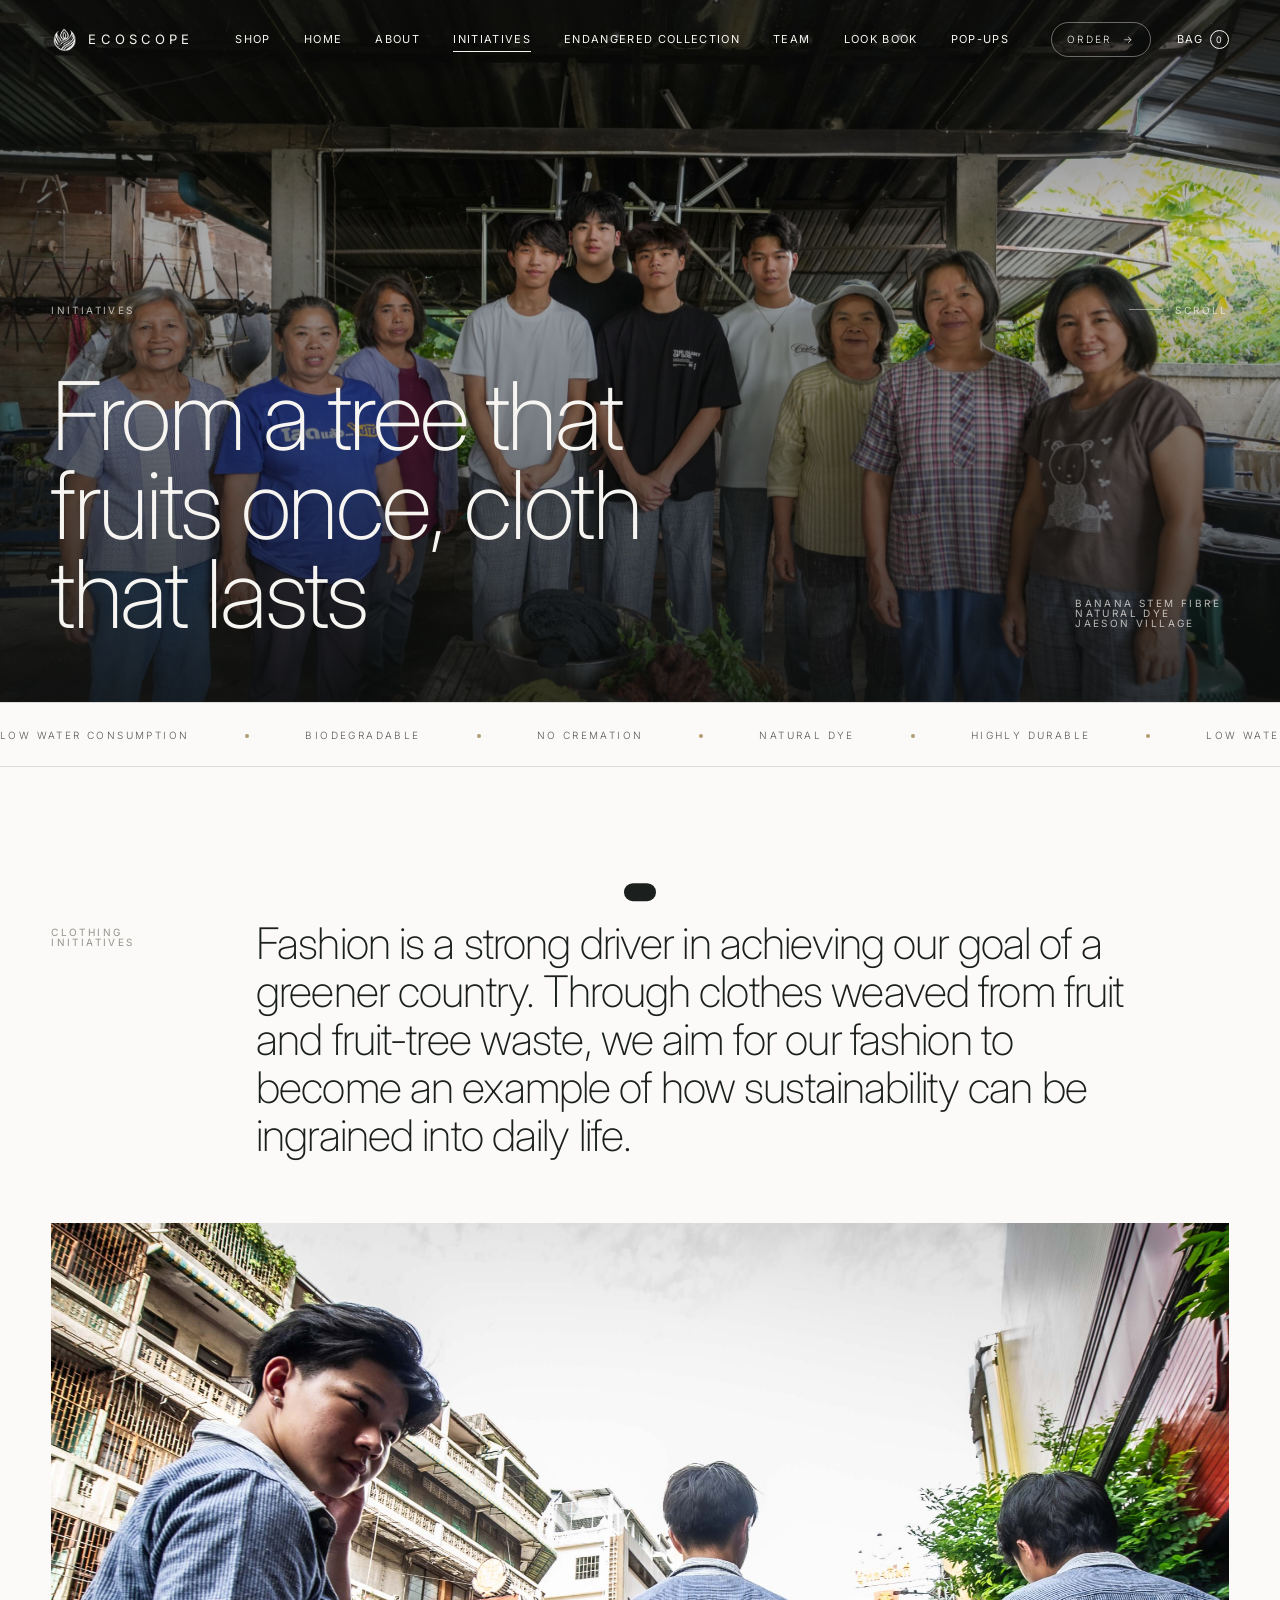
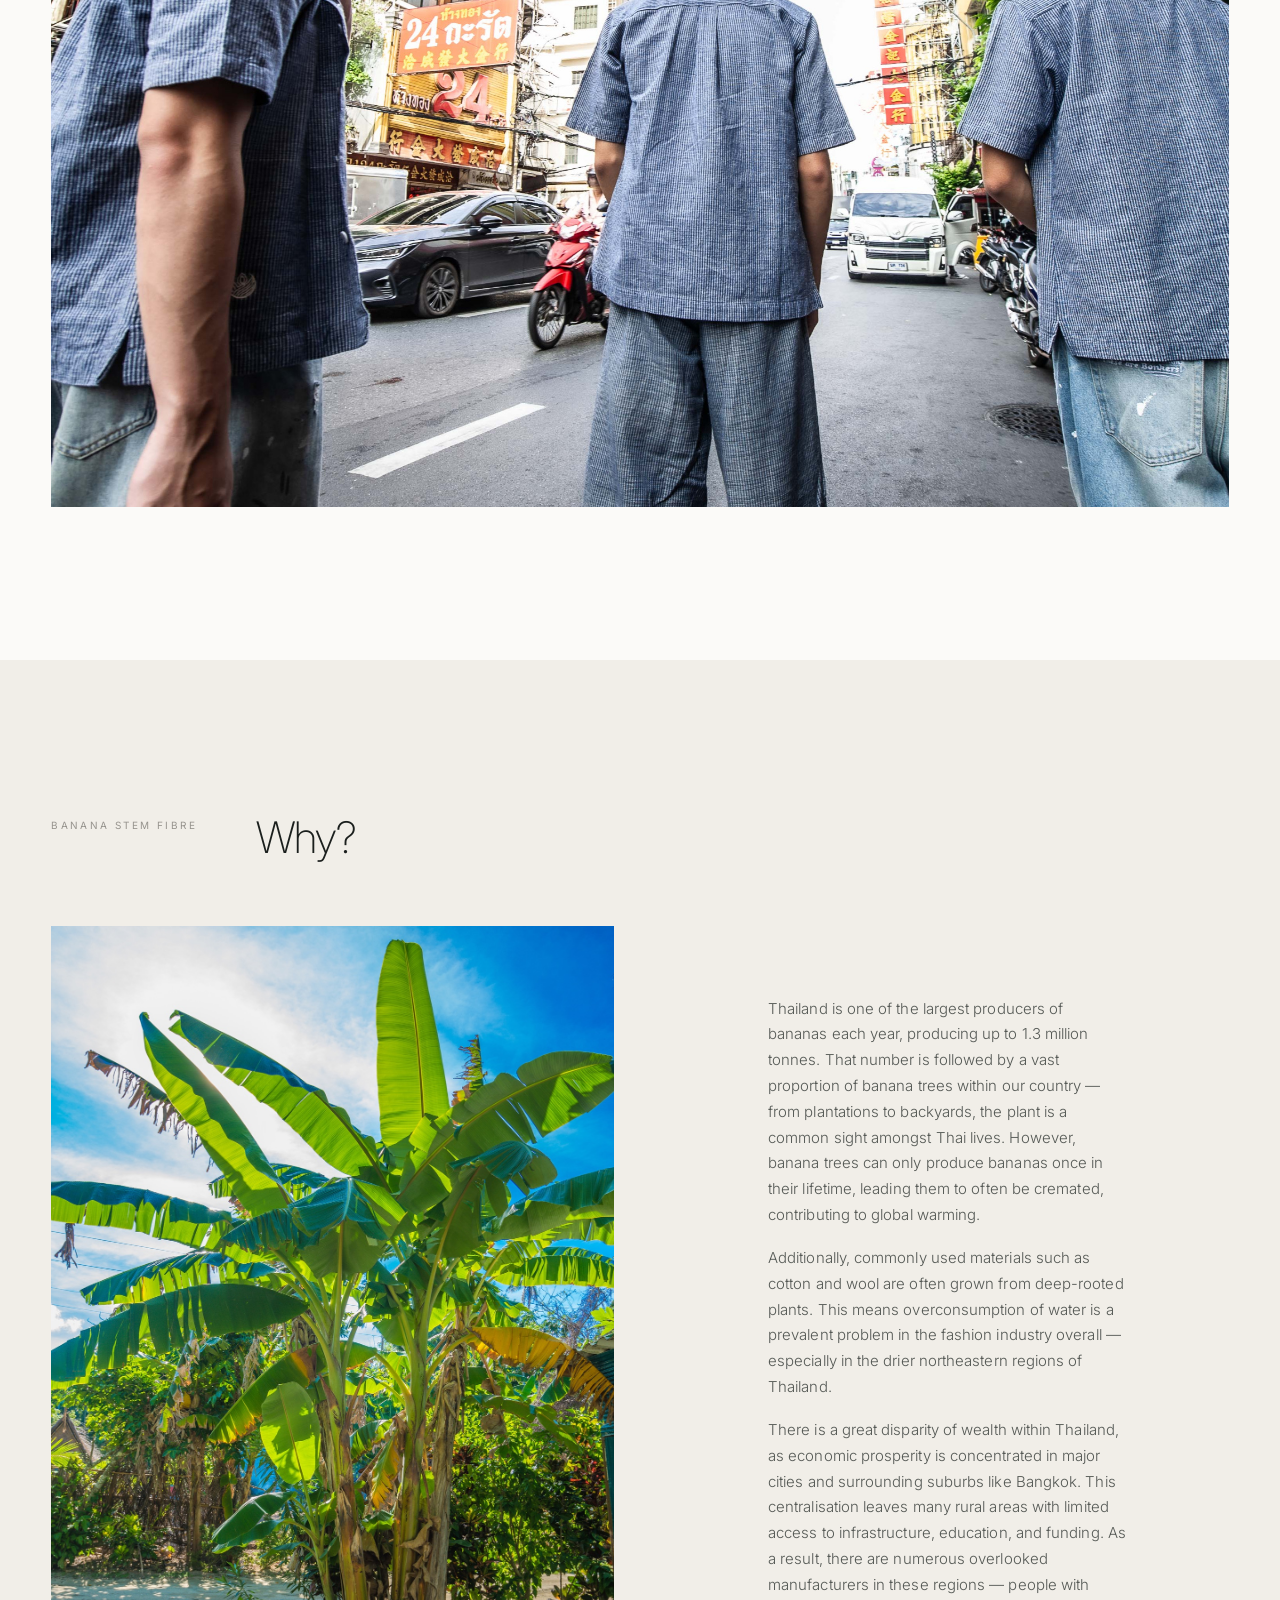
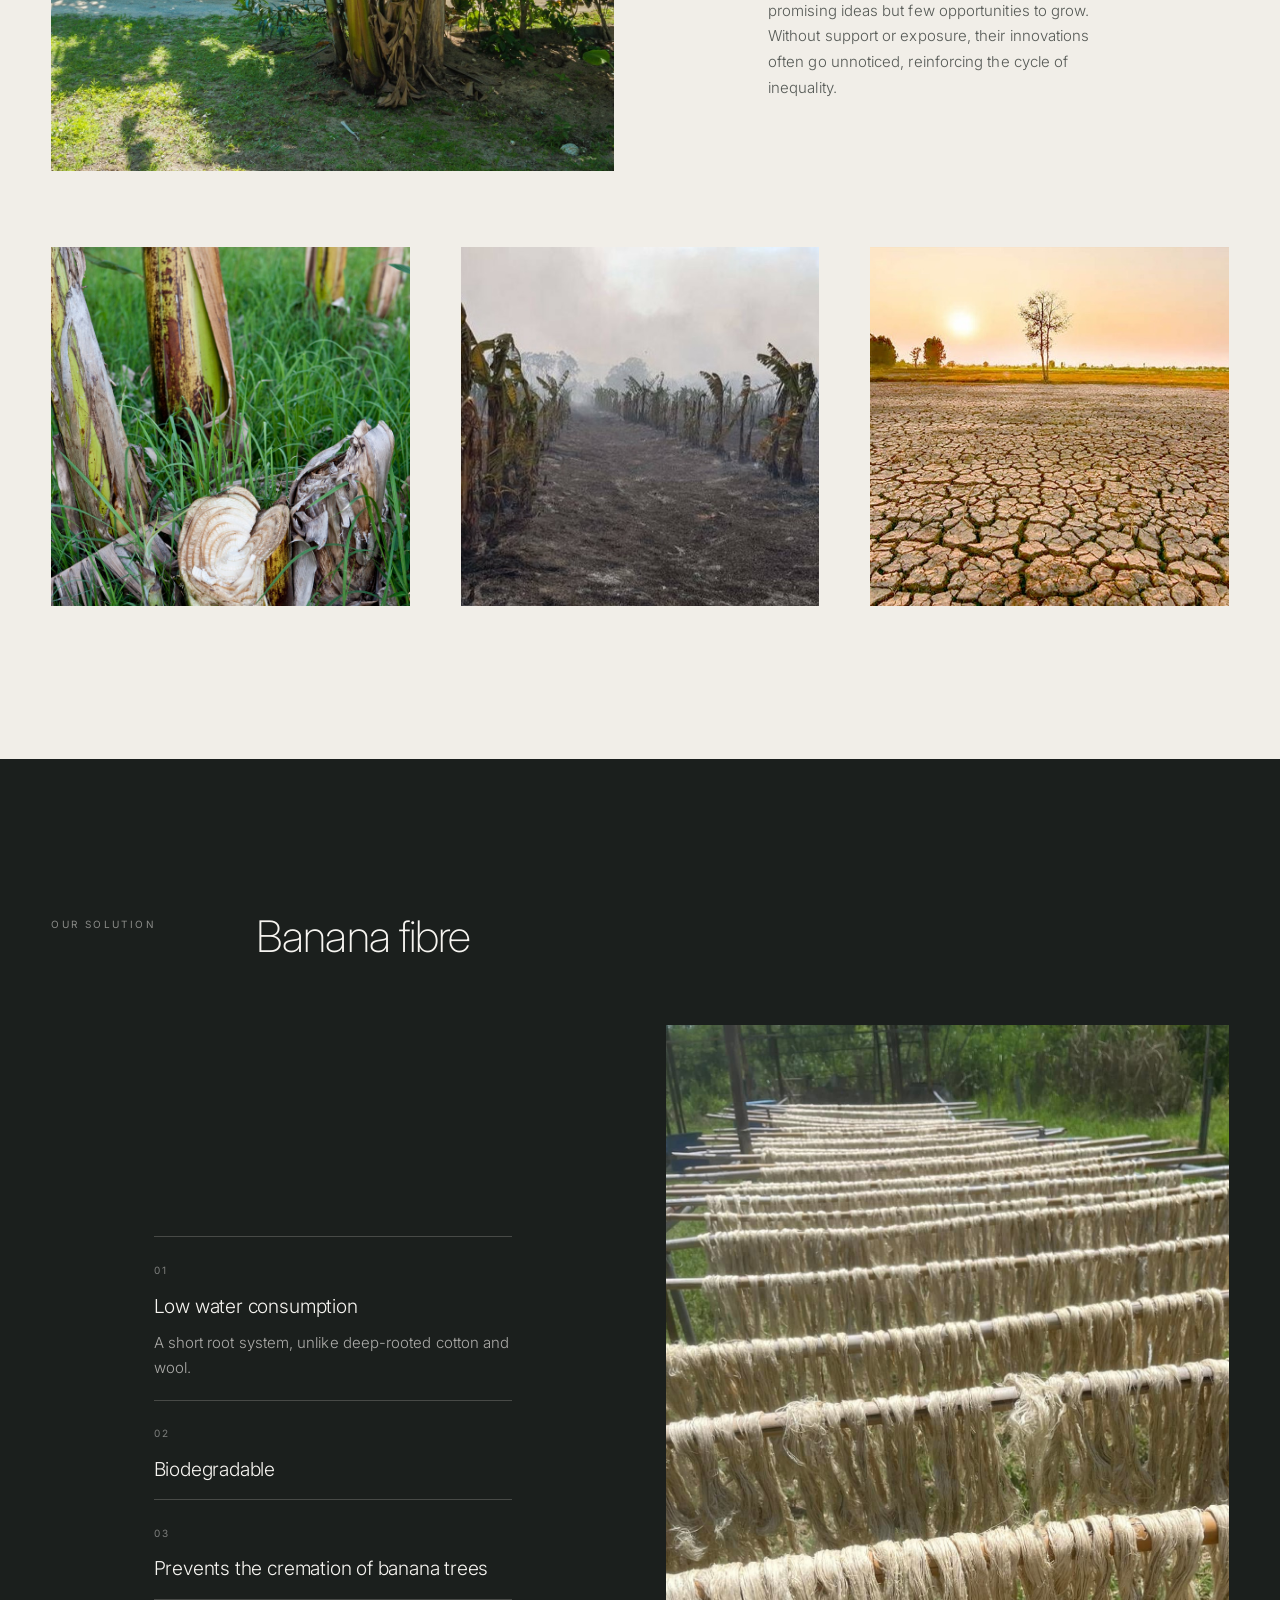
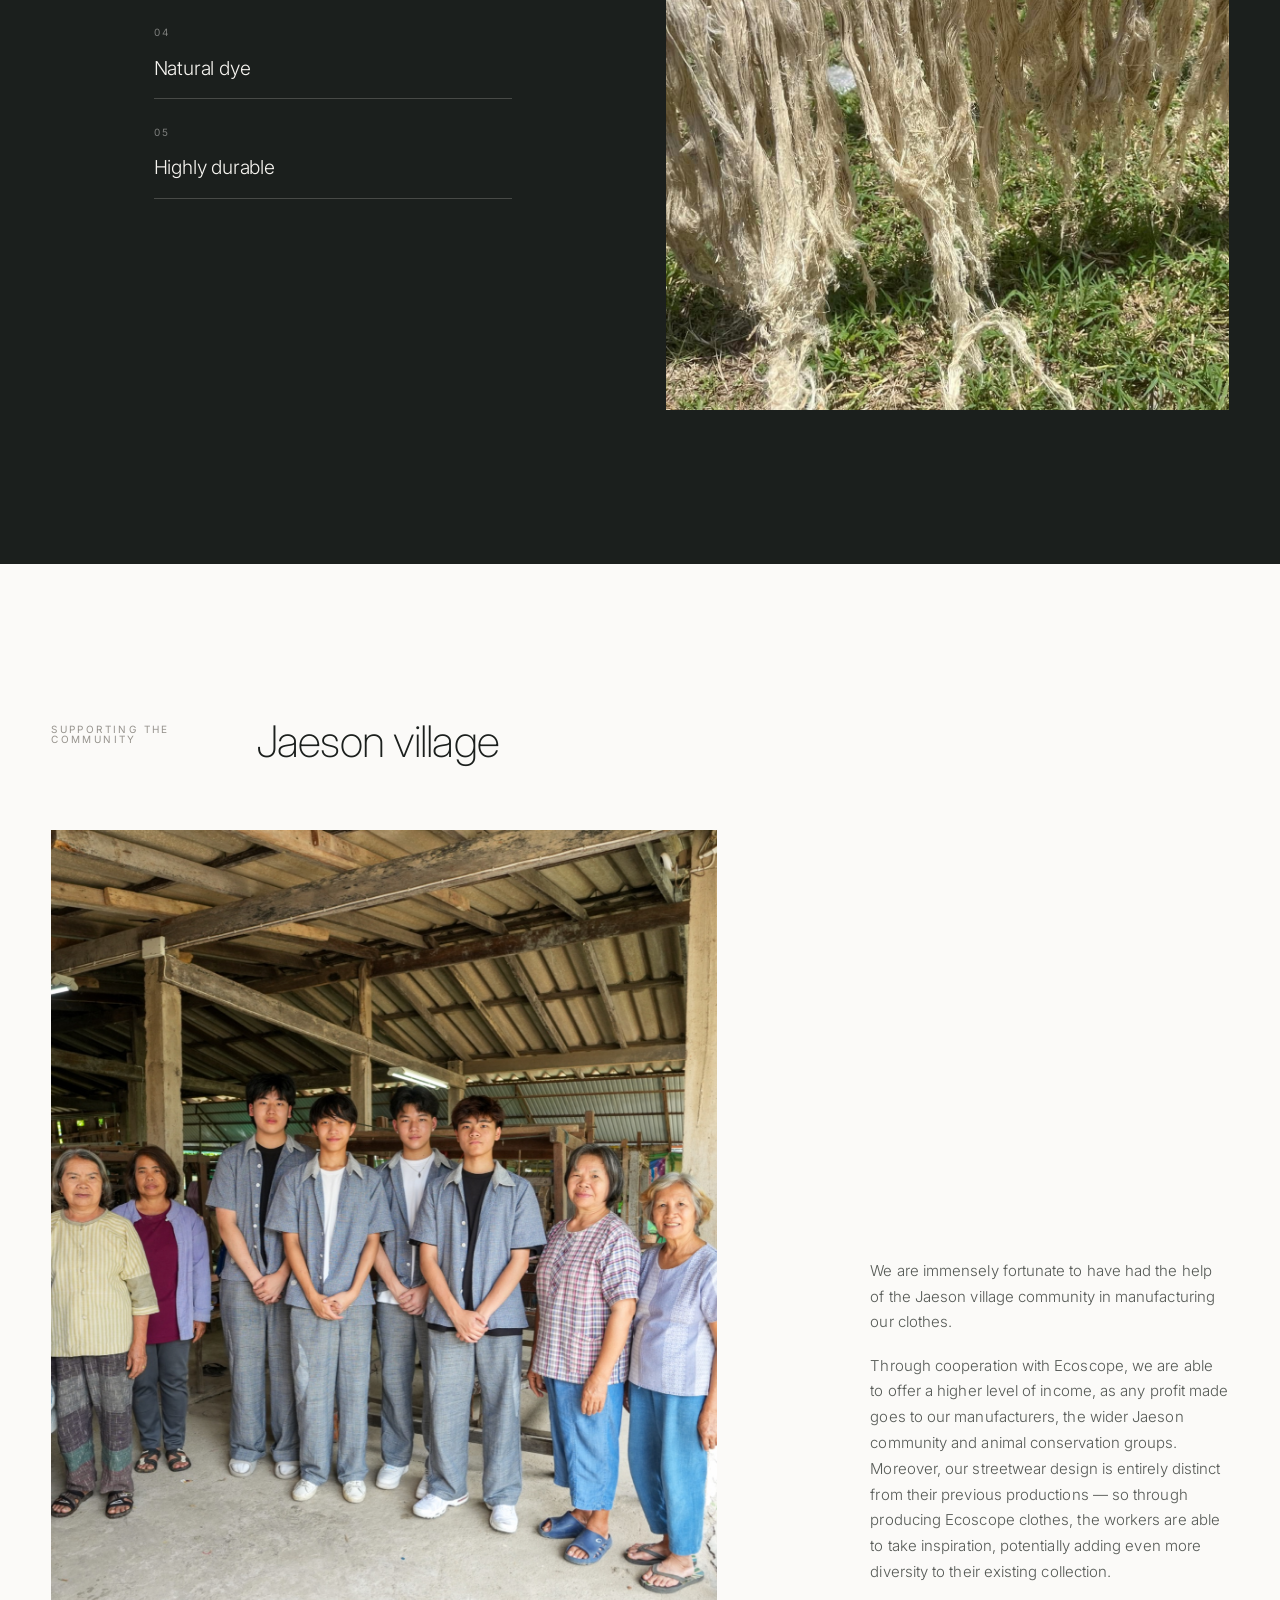
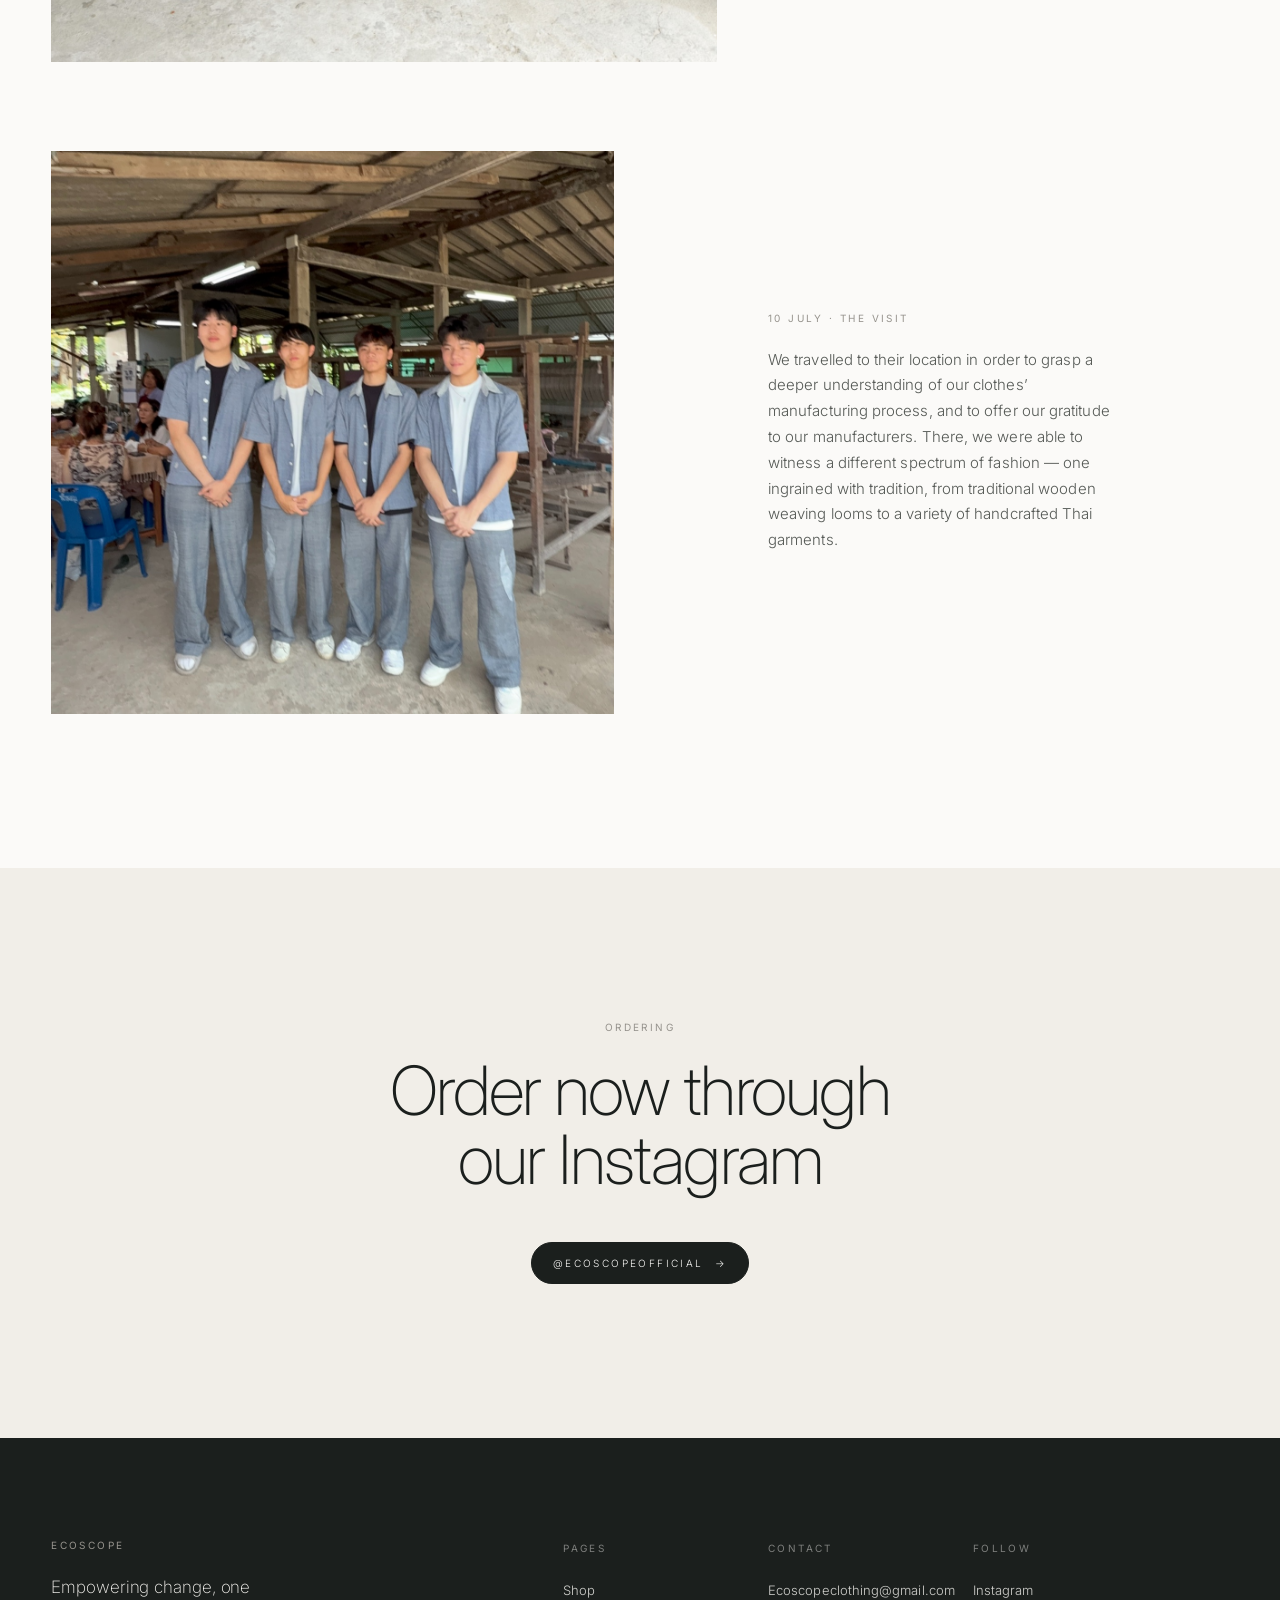
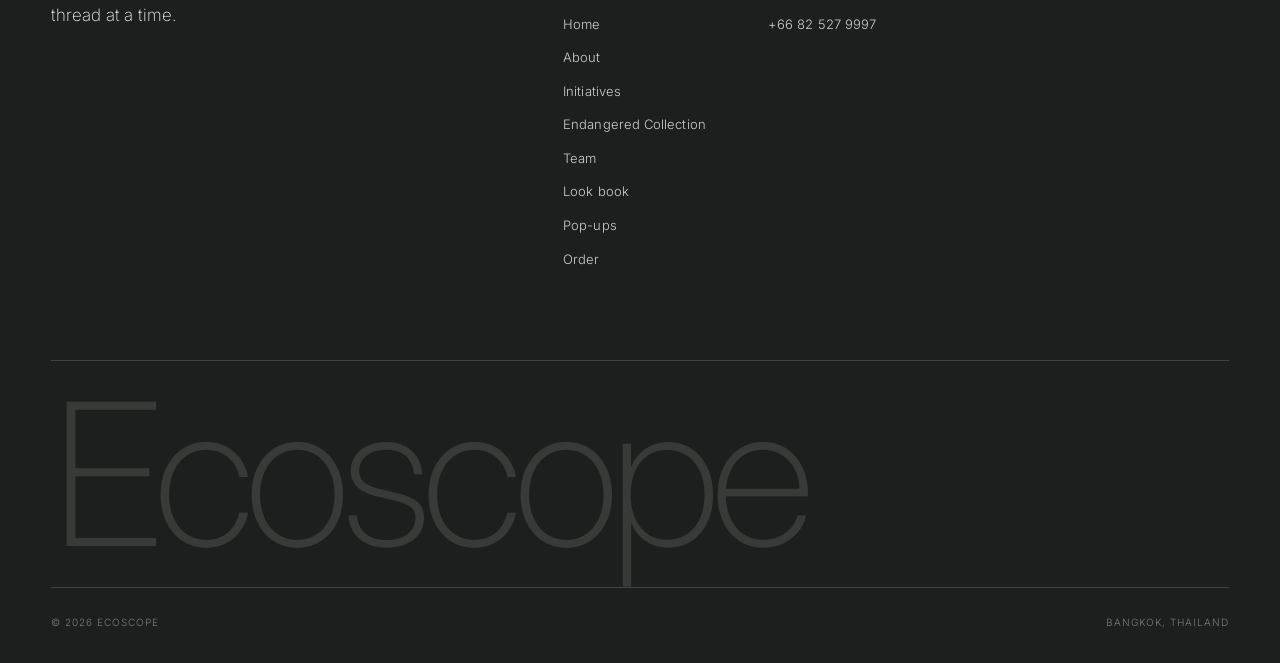
<file: ecoscope/initiatives.html>
<!doctype html>
<html lang="en">
<head>
<meta charset="utf-8">
<meta name="viewport" content="width=device-width, initial-scale=1">
<title>Initiatives — Ecoscope</title>
<meta name="description" content="Banana stem fibre, natural dyes, and the Jaeson village community who weave our clothes.">
<link rel="icon" href="assets/img/logo.png">
<meta property="og:title" content="Initiatives — Ecoscope">
<meta property="og:description" content="Banana stem fibre, natural dyes, and the Jaeson village community who weave our clothes.">
<meta property="og:image" content="assets/img/init-14.jpg">
<meta property="og:type" content="website">
<link rel="preconnect" href="https://fonts.googleapis.com">
<link rel="preconnect" href="https://fonts.gstatic.com" crossorigin>
<link href="https://fonts.googleapis.com/css2?family=Inter:wght@200;300;400&display=swap" rel="stylesheet">
<link rel="stylesheet" href="assets/css/main.css">
<script>document.documentElement.classList.add("js");</script>
</head>
<body>
<a class="skip" href="#main">Skip to content</a>

<header class="header" data-header>
  <div class="header__inner">
    <a aria-label='Ecoscope — home' class='brand' href='/'>
      <img class="brand__mark" src="assets/img/logo.png" alt="">
      <span class="brand__word">Ecoscope</span>
    </a>
    <nav class="nav" aria-label="Primary">
      <a href='/order#collection'>Shop</a>
      <a href='/'>Home</a>
      <a href='/about'>About</a>
      <a aria-current='page' href='/initiatives'>Initiatives</a>
      <a href='/endangered-collection'>Endangered Collection</a>
      <a href='/team'>Team</a>
      <a href='/lookbook'>Look book</a>
      <a href='/popups'>Pop-ups</a>
    </nav>
    <div class="header__cta">
      <a class='btn' href='/order'>Order <span class="arw">&#8594;</span></a>
      <button class="bagbtn" data-bag-open aria-label="Bag, 0 items">Bag <span class="bagbtn__count" data-bag-count>0</span></button>
    </div>
    <button class="burger" data-burger aria-label="Menu" aria-expanded="false" aria-controls="drawer">
      <span></span><span></span>
    </button>
  </div>
</header>

<div class="drawer" id="drawer" data-drawer aria-hidden="true">
  <nav aria-label="Mobile">
    <a href='/order#collection'>Shop</a>
    <a href='/'>Home</a>
    <a href='/about'>About</a>
    <a href='/initiatives'>Initiatives</a>
    <a href='/endangered-collection'>Endangered Collection</a>
    <a href='/team'>Team</a>
    <a href='/lookbook'>Look book</a>
    <a href='/popups'>Pop-ups</a>
    <a href='/order'>Order</a>
  </nav>
  <div class="drawer__foot">
    <span class="eyebrow">Ecoscopeclothing@gmail.com</span>
    <a class="eyebrow eyebrow--ink" href="https://www.instagram.com/ecoscopeofficial/" target="_blank" rel="noopener">Instagram</a>
  </div>
</div>

<main id="main">
  <section class="hero hero--page">
    <div class="hero__bg">
      <img src="assets/img/init-14.jpg" alt="The Ecoscope team and Jaeson village weavers with a banana harvest" fetchpriority="high">
    </div>
    <div class="hero__inner">
      <div class="wrap">
        <div class="hero__meta">
          <span class="eyebrow eyebrow--light">Initiatives</span>
          <span class="cue eyebrow eyebrow--light"><span class="cue__line" aria-hidden="true"></span>Scroll</span>
        </div>
        <div class="hero__grid">
          <div class="hero__title"><h1 class="display">From a tree that<br>fruits once, cloth<br>that lasts</h1></div>
          <div class="hero__aside"><p class="eyebrow eyebrow--light">Banana stem fibre<br>Natural dye<br>Jaeson village</p></div>
        </div>
      </div>
    </div>
  </section>

  <div class="marquee" aria-hidden="true">
    <div class="marquee__track" data-marquee>
      <span>Low water consumption</span><span>Biodegradable</span><span>No cremation</span><span>Natural dye</span><span>Highly durable</span>
    </div>
  </div>

  <section class="section">
    <div class="wrap">
      <div class="sec-head">
        <p class="sec-head__label eyebrow reveal">Clothing initiatives</p>
        <div class="sec-head__body">
          <h2 class="h-section reveal">Fashion is a strong driver in achieving our goal of a greener country. Through clothes weaved from fruit and fruit-tree waste, we aim for our fashion to become an example of how sustainability can be ingrained into daily life.</h2>
        </div>
      </div>
      <figure class="media media--4x3 reveal"><img src="assets/img/init-13.jpg" alt="Models in Ecoscope garments walking a Bangkok street" loading="lazy"></figure>
    </div>
  </section>

  <!-- Why -->
  <section class="section band">
    <div class="wrap">
      <div class="sec-head">
        <p class="sec-head__label eyebrow reveal">Banana stem fibre</p>
        <div class="sec-head__body"><h2 class="h-section reveal">Why?</h2></div>
      </div>

      <div class="split">
        <div class="split__media reveal">
          <figure class="media media--2x3"><img src="assets/img/init-6.jpg" alt="A banana grove in Thailand" loading="lazy"></figure>
        </div>
        <div class="split__body reveal" data-delay="1">
          <div class="prose">
            <p>Thailand is one of the largest producers of bananas each year, producing up to 1.3 million tonnes. That number is followed by a vast proportion of banana trees within our country &mdash; from plantations to backyards, the plant is a common sight amongst Thai lives. However, banana trees can only produce bananas once in their lifetime, leading them to often be cremated, contributing to global warming.</p>
            <p>Additionally, commonly used materials such as cotton and wool are often grown from deep-rooted plants. This means overconsumption of water is a prevalent problem in the fashion industry overall &mdash; especially in the drier northeastern regions of Thailand.</p>
            <p>There is a great disparity of wealth within Thailand, as economic prosperity is concentrated in major cities and surrounding suburbs like Bangkok. This centralisation leaves many rural areas with limited access to infrastructure, education, and funding. As a result, there are numerous overlooked manufacturers in these regions &mdash; people with promising ideas but few opportunities to grow. Without support or exposure, their innovations often go unnoticed, reinforcing the cycle of inequality.</p>
          </div>
        </div>
      </div>

      <div class="cards mt-4" style="margin-top:clamp(3rem,6vw,5rem)">
        <figure class="media media--1x1 reveal"><img src="assets/img/init-7.jpg" alt="Cut banana stems left in a field" loading="lazy"></figure>
        <figure class="media media--1x1 reveal" data-delay="1"><img src="assets/img/init-8.jpg" alt="A banana plantation burning" loading="lazy"></figure>
        <figure class="media media--1x1 reveal" data-delay="2"><img src="assets/img/init-10.jpg" alt="Drought-cracked earth" loading="lazy"></figure>
      </div>
    </div>
  </section>

  <!-- Solution -->
  <section class="section band-dark">
    <div class="wrap">
      <div class="sec-head">
        <p class="sec-head__label eyebrow reveal">Our solution</p>
        <div class="sec-head__body"><h2 class="h-section reveal">Banana fibre</h2></div>
      </div>
      <div class="split split--rev">
        <div class="split__media reveal">
          <figure class="media media--4x7"><img src="assets/img/init-3.jpg" alt="Banana stem fibre drying in the sun" loading="lazy"></figure>
        </div>
        <div class="split__body reveal" data-delay="1">
          <ul>
            <li style="padding-block:1.15rem;border-top:1px solid rgba(247,245,241,.2)"><span class="eyebrow" style="color:rgba(247,245,241,.45)">01</span><p class="h-item mt-1">Low water consumption</p><p class="prose mt-1">A short root system, unlike deep-rooted cotton and wool.</p></li>
            <li style="padding-block:1.15rem;border-top:1px solid rgba(247,245,241,.2)"><span class="eyebrow" style="color:rgba(247,245,241,.45)">02</span><p class="h-item mt-1">Biodegradable</p></li>
            <li style="padding-block:1.15rem;border-top:1px solid rgba(247,245,241,.2)"><span class="eyebrow" style="color:rgba(247,245,241,.45)">03</span><p class="h-item mt-1">Prevents the cremation of banana trees</p></li>
            <li style="padding-block:1.15rem;border-top:1px solid rgba(247,245,241,.2)"><span class="eyebrow" style="color:rgba(247,245,241,.45)">04</span><p class="h-item mt-1">Natural dye</p></li>
            <li style="padding-block:1.15rem;border-top:1px solid rgba(247,245,241,.2);border-bottom:1px solid rgba(247,245,241,.2)"><span class="eyebrow" style="color:rgba(247,245,241,.45)">05</span><p class="h-item mt-1">Highly durable</p></li>
          </ul>
        </div>
      </div>
    </div>
  </section>

  <!-- Community -->
  <section class="section">
    <div class="wrap">
      <div class="sec-head">
        <p class="sec-head__label eyebrow reveal">Supporting the community</p>
        <div class="sec-head__body"><h2 class="h-section reveal">Jaeson village</h2></div>
      </div>

      <div class="pair">
        <div class="pair__a reveal">
          <figure class="media media--4x5"><img src="assets/img/about-6.jpg" alt="The Ecoscope team with the weavers of Jaeson village" loading="lazy"></figure>
        </div>
        <div class="pair__b reveal" data-delay="1">
          <div class="prose">
            <p>We are immensely fortunate to have had the help of the Jaeson village community in manufacturing our clothes.</p>
            <p>Through cooperation with Ecoscope, we are able to offer a higher level of income, as any profit made goes to our manufacturers, the wider Jaeson community and animal conservation groups. Moreover, our streetwear design is entirely distinct from their previous productions &mdash; so through producing Ecoscope clothes, the workers are able to take inspiration, potentially adding even more diversity to their existing collection.</p>
          </div>
        </div>
      </div>

      <div class="split mt-4" style="margin-top:clamp(3.5rem,7vw,6rem)">
        <div class="split__media reveal">
          <figure class="media media--1x1"><img src="assets/img/home-4.jpg" alt="The team standing in the village weaving workshop" loading="lazy"></figure>
        </div>
        <div class="split__body reveal" data-delay="1">
          <p class="eyebrow">10 July &middot; The visit</p>
          <div class="prose mt-2">
            <p>We travelled to their location in order to grasp a deeper understanding of our clothes&rsquo; manufacturing process, and to offer our gratitude to our manufacturers. There, we were able to witness a different spectrum of fashion &mdash; one ingrained with tradition, from traditional wooden weaving looms to a variety of handcrafted Thai garments.</p>
          </div>
        </div>
      </div>
    </div>
  </section>

  <section class="section band">
    <div class="wrap" style="text-align:center">
      <p class="eyebrow reveal">Ordering</p>
      <h2 class="display--sm display mt-2 reveal" style="margin-inline:auto;max-width:16ch">Order now through our Instagram</h2>
      <p class="mt-4 reveal"><a class="btn btn--solid" href="https://www.instagram.com/ecoscopeofficial/" target="_blank" rel="noopener">@ecoscopeofficial <span class="arw">&#8594;</span></a></p>
    </div>
  </section>
</main>

<footer class="footer">
  <div class="wrap">
    <div class="footer__grid">
      <div class="footer__intro">
        <p class="eyebrow">Ecoscope</p>
        <p class="lead mt-2" style="max-width:24ch">Empowering change, one thread at a time.</p>
      </div>
      <div class="footer__col">
        <h3>Pages</h3>
        <ul>
          <li><a href='/order#collection'>Shop</a></li>
          <li><a href='/'>Home</a></li>
          <li><a href='/about'>About</a></li>
          <li><a href='/initiatives'>Initiatives</a></li>
          <li><a href='/endangered-collection'>Endangered Collection</a></li>
          <li><a href='/team'>Team</a></li>
          <li><a href='/lookbook'>Look book</a></li>
          <li><a href='/popups'>Pop-ups</a></li>
          <li><a href='/order'>Order</a></li>
        </ul>
      </div>
      <div class="footer__col">
        <h3>Contact</h3>
        <ul>
          <li><a href="mailto:Ecoscopeclothing@gmail.com">Ecoscopeclothing@gmail.com</a></li>
          <li><a href="tel:+66825279997">+66 82 527 9997</a></li>
        </ul>
      </div>
      <div class="footer__col">
        <h3>Follow</h3>
        <ul>
          <li><a href="https://www.instagram.com/ecoscopeofficial/" target="_blank" rel="noopener">Instagram</a></li>
        </ul>
      </div>
    </div>
    <p class="footer__word" aria-hidden="true">Ecoscope</p>
    <div class="footer__legal">
      <span>&copy; <span data-year>2026</span> Ecoscope</span>
      <span>Bangkok, Thailand</span>
    </div>
  </div>
</footer>


<!-- ================= BAG ================= -->
<div class="bag" data-bag aria-hidden="true" role="dialog" aria-modal="true" aria-label="Your bag">
  <div class="bag__scrim" data-bag-scrim></div>
  <div class="bag__panel">
    <div class="bag__head">
      <p class="eyebrow eyebrow--ink">Your bag</p>
      <button class="eyebrow eyebrow--ink" data-bag-close>Close</button>
    </div>
    <div class="bag__items" data-bag-items></div>
    <div class="bag__foot" data-bag-foot hidden>
      <div class="bag__total"><span class="eyebrow">Total</span><strong data-bag-total>0 &#3647;</strong></div>
      <button class="btn btn--solid" data-send-ig>Send order on Instagram <span class="arw">&#8594;</span></button>
      <button class="btn" data-send-mail>Send order by email</button>
      <p class="bag__smallprint">Card payment is coming soon. For now your bag is sent to us as a message and we confirm stock, total and delivery with you directly.</p>
    </div>
  </div>
</div>
<div class="toast" data-toast aria-live="polite"></div>

<script src="assets/js/main.js"></script>
<script src="assets/js/shop.js"></script>
</body>
</html>
</file>
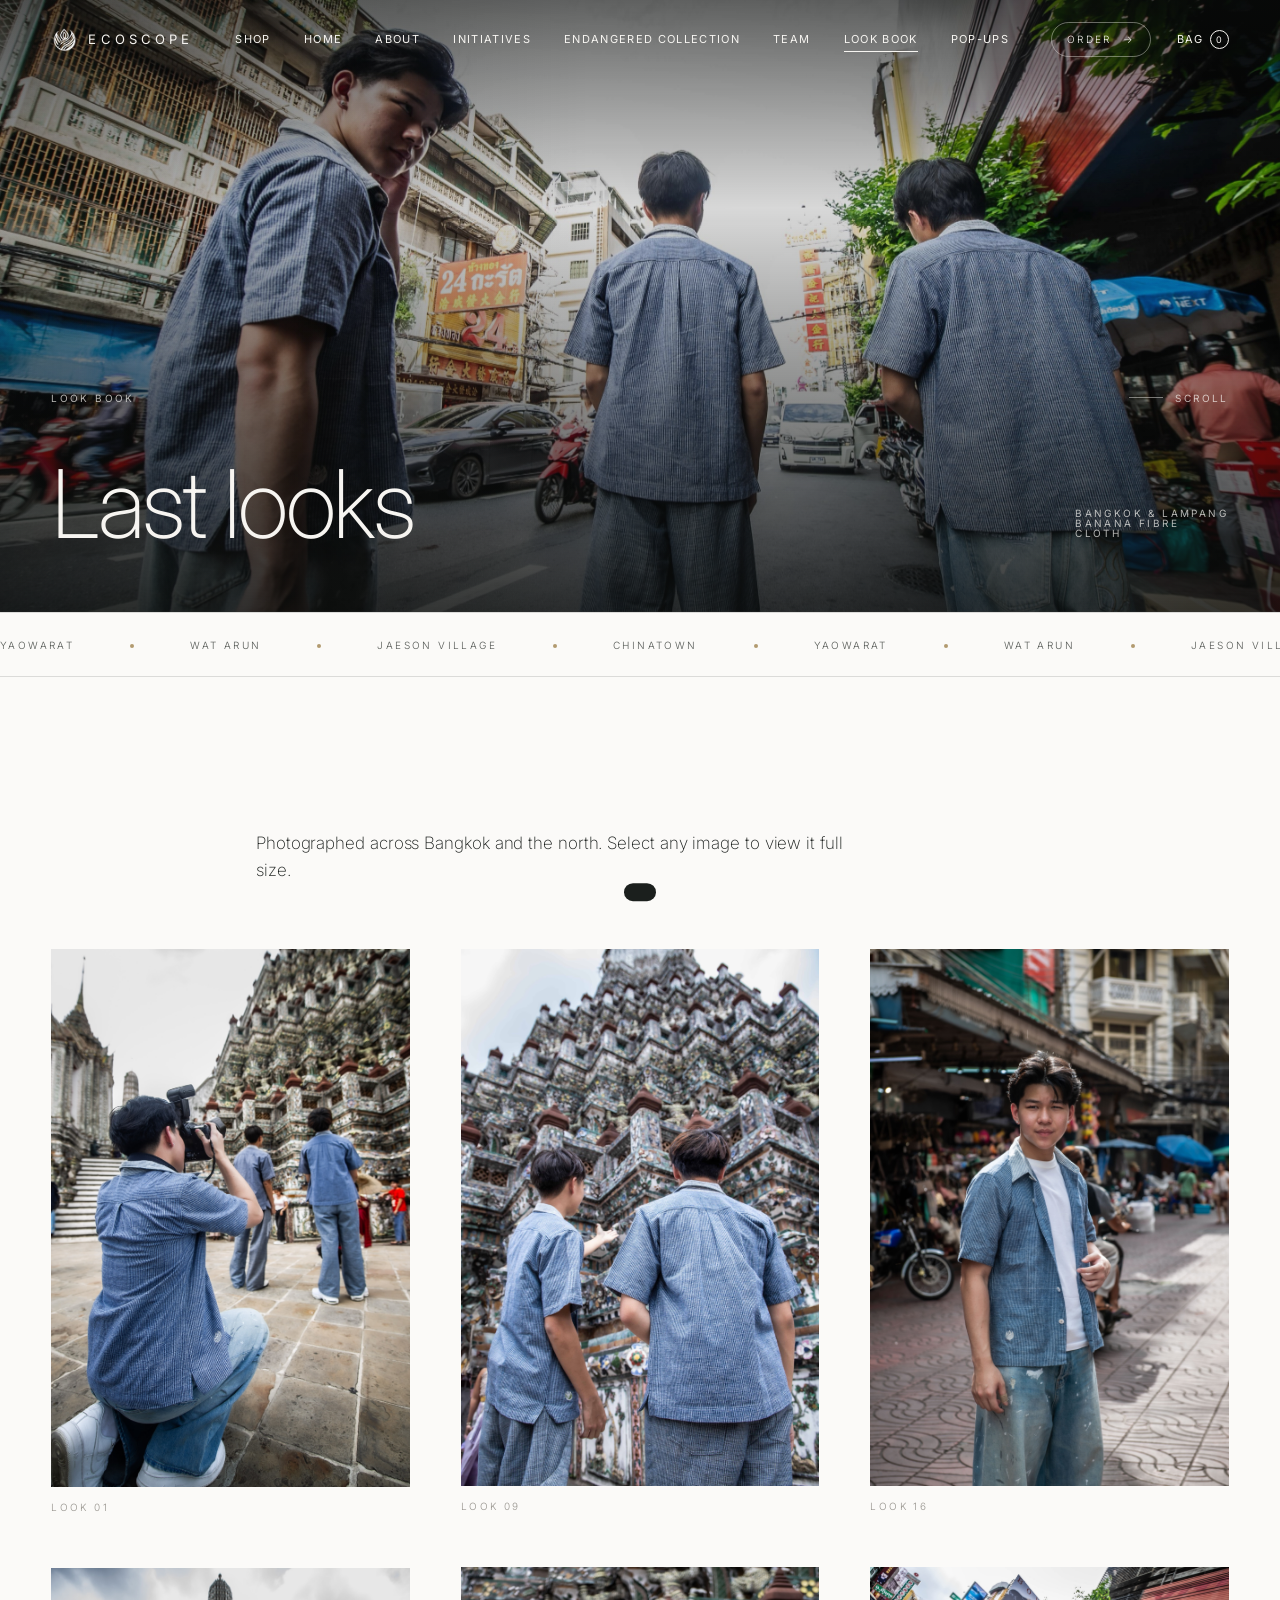
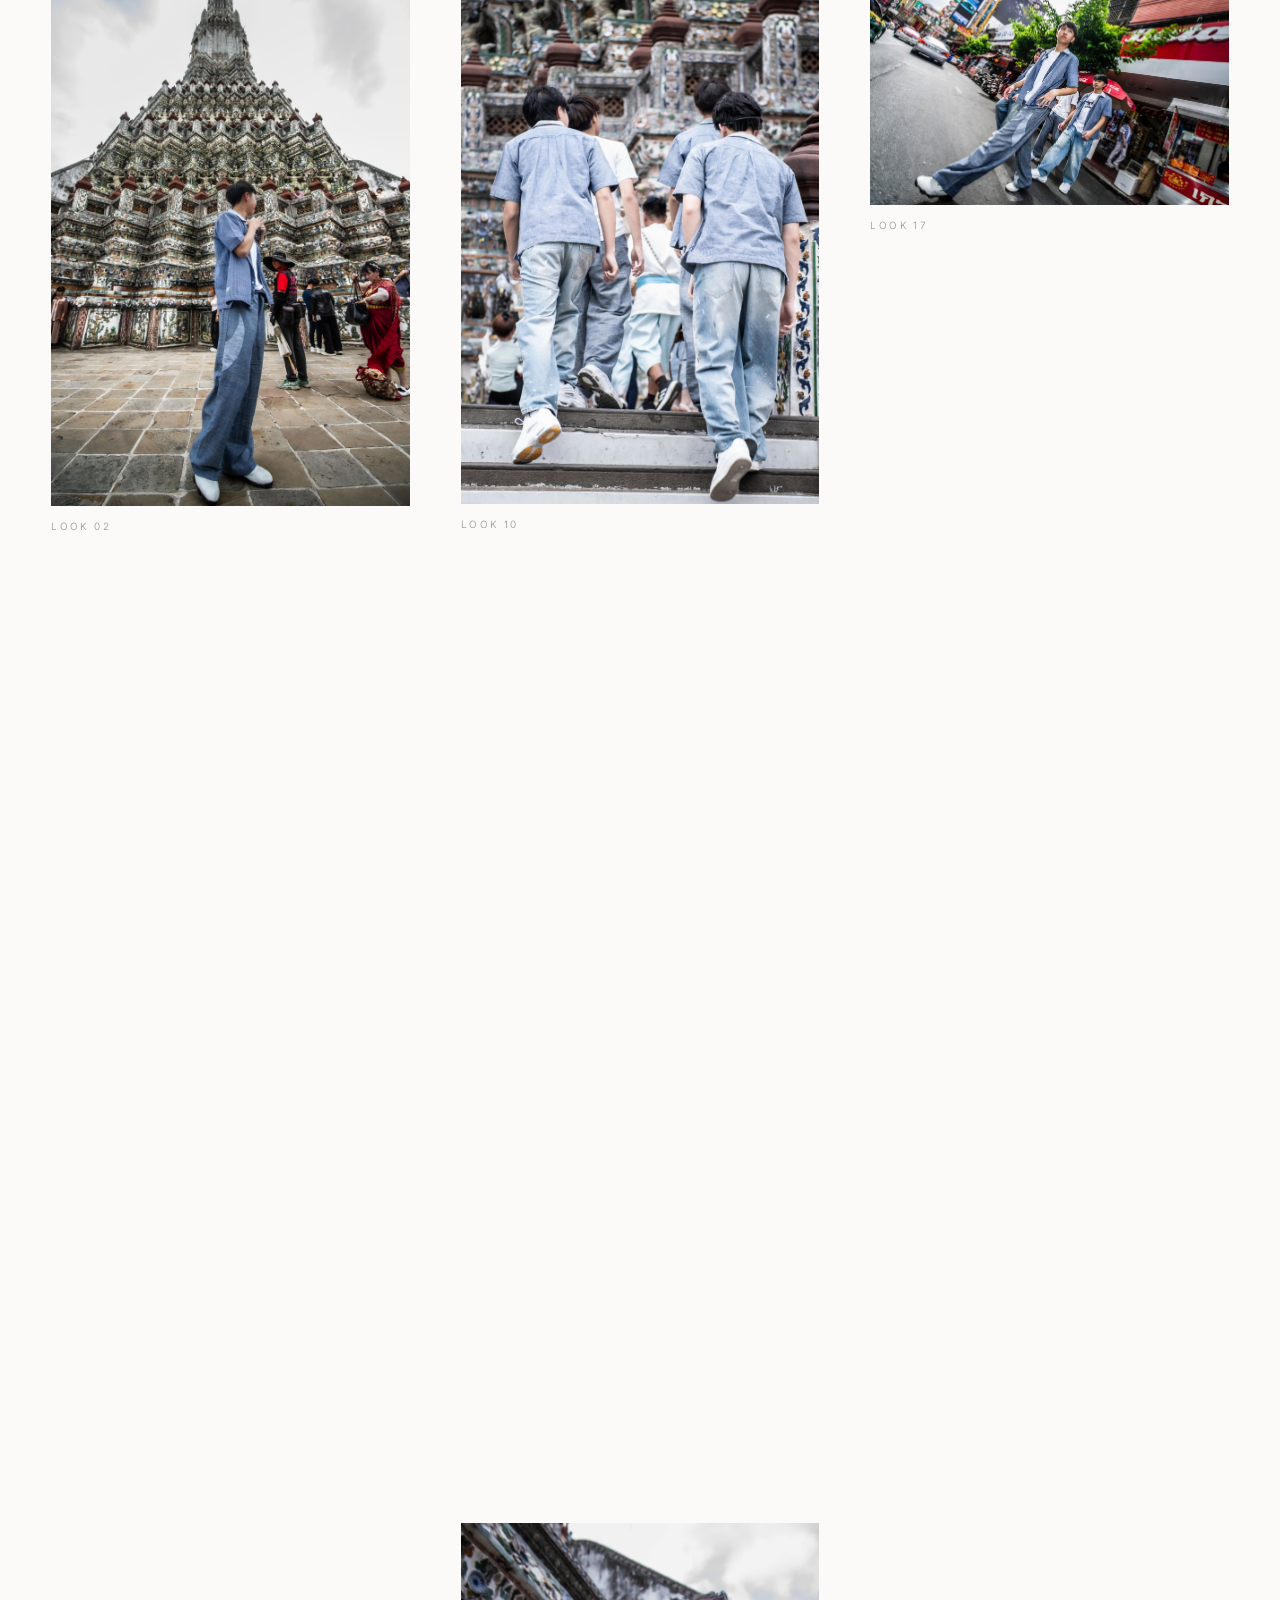
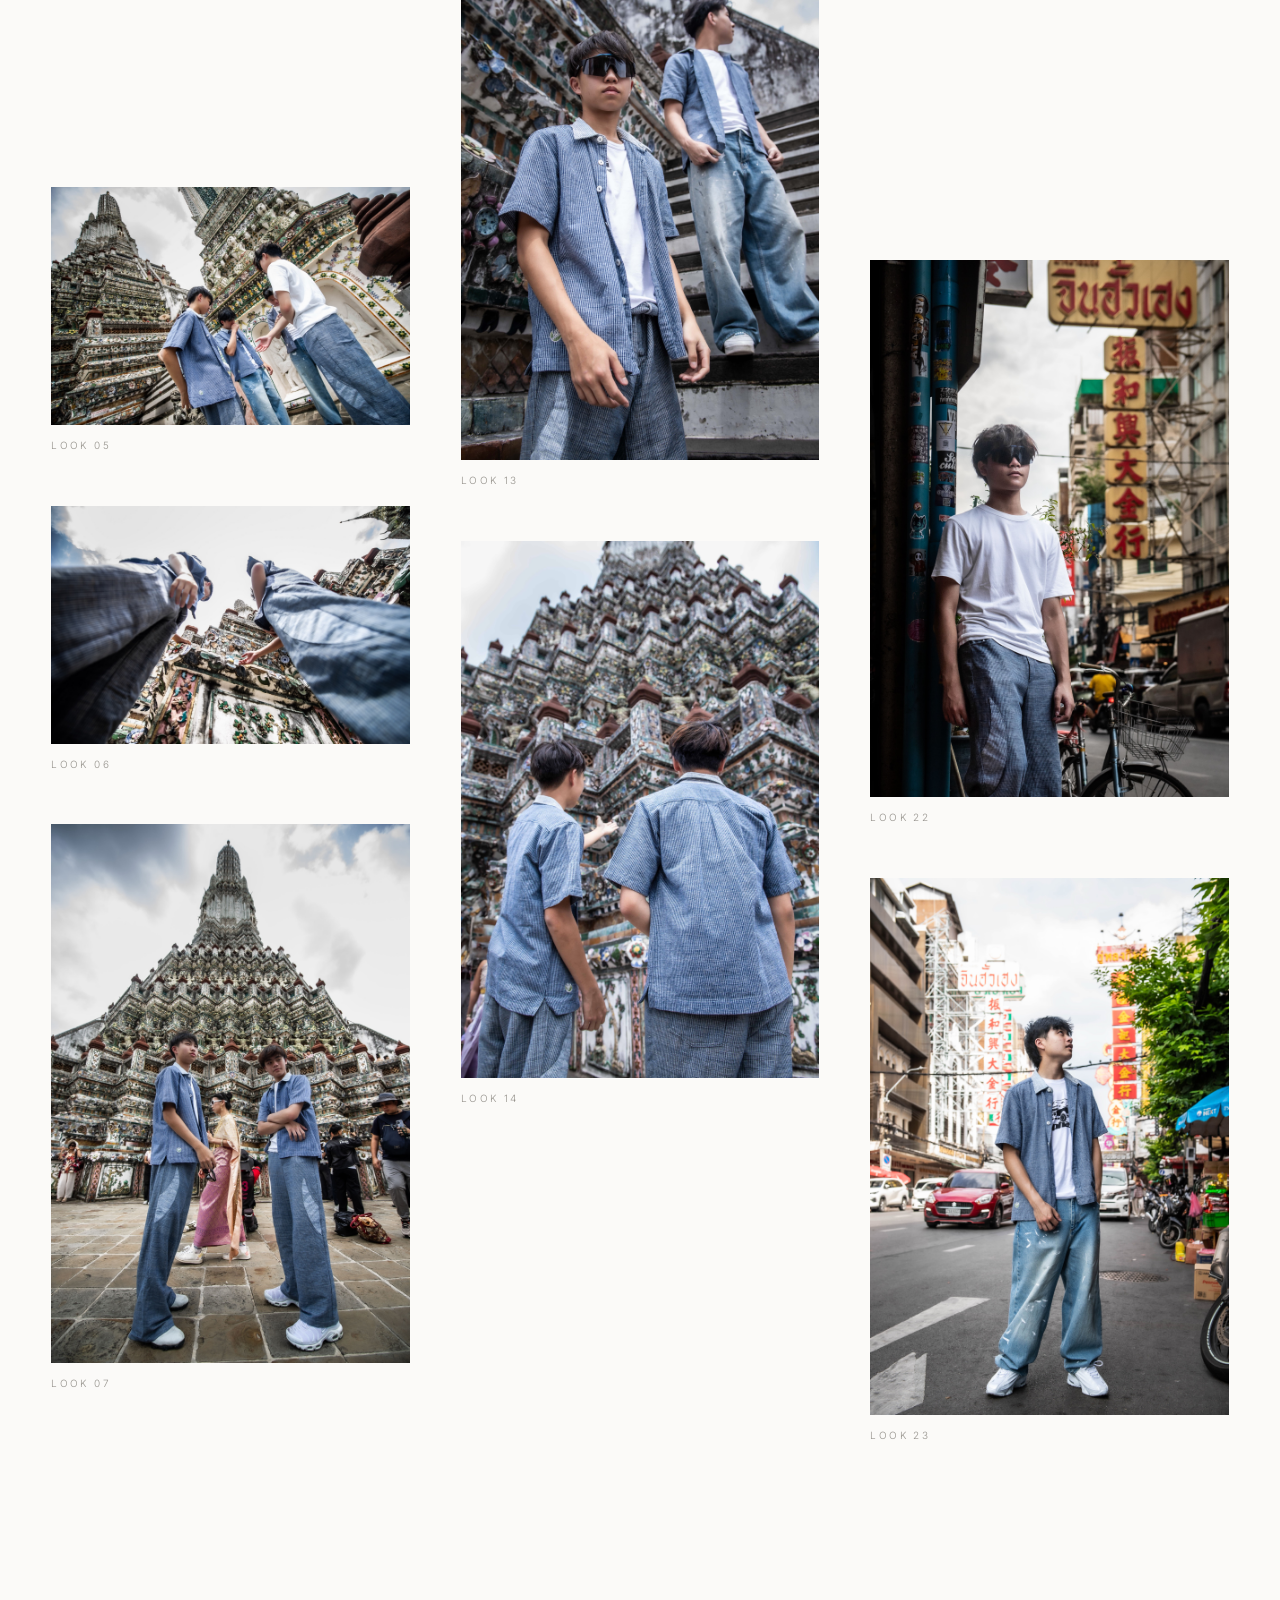
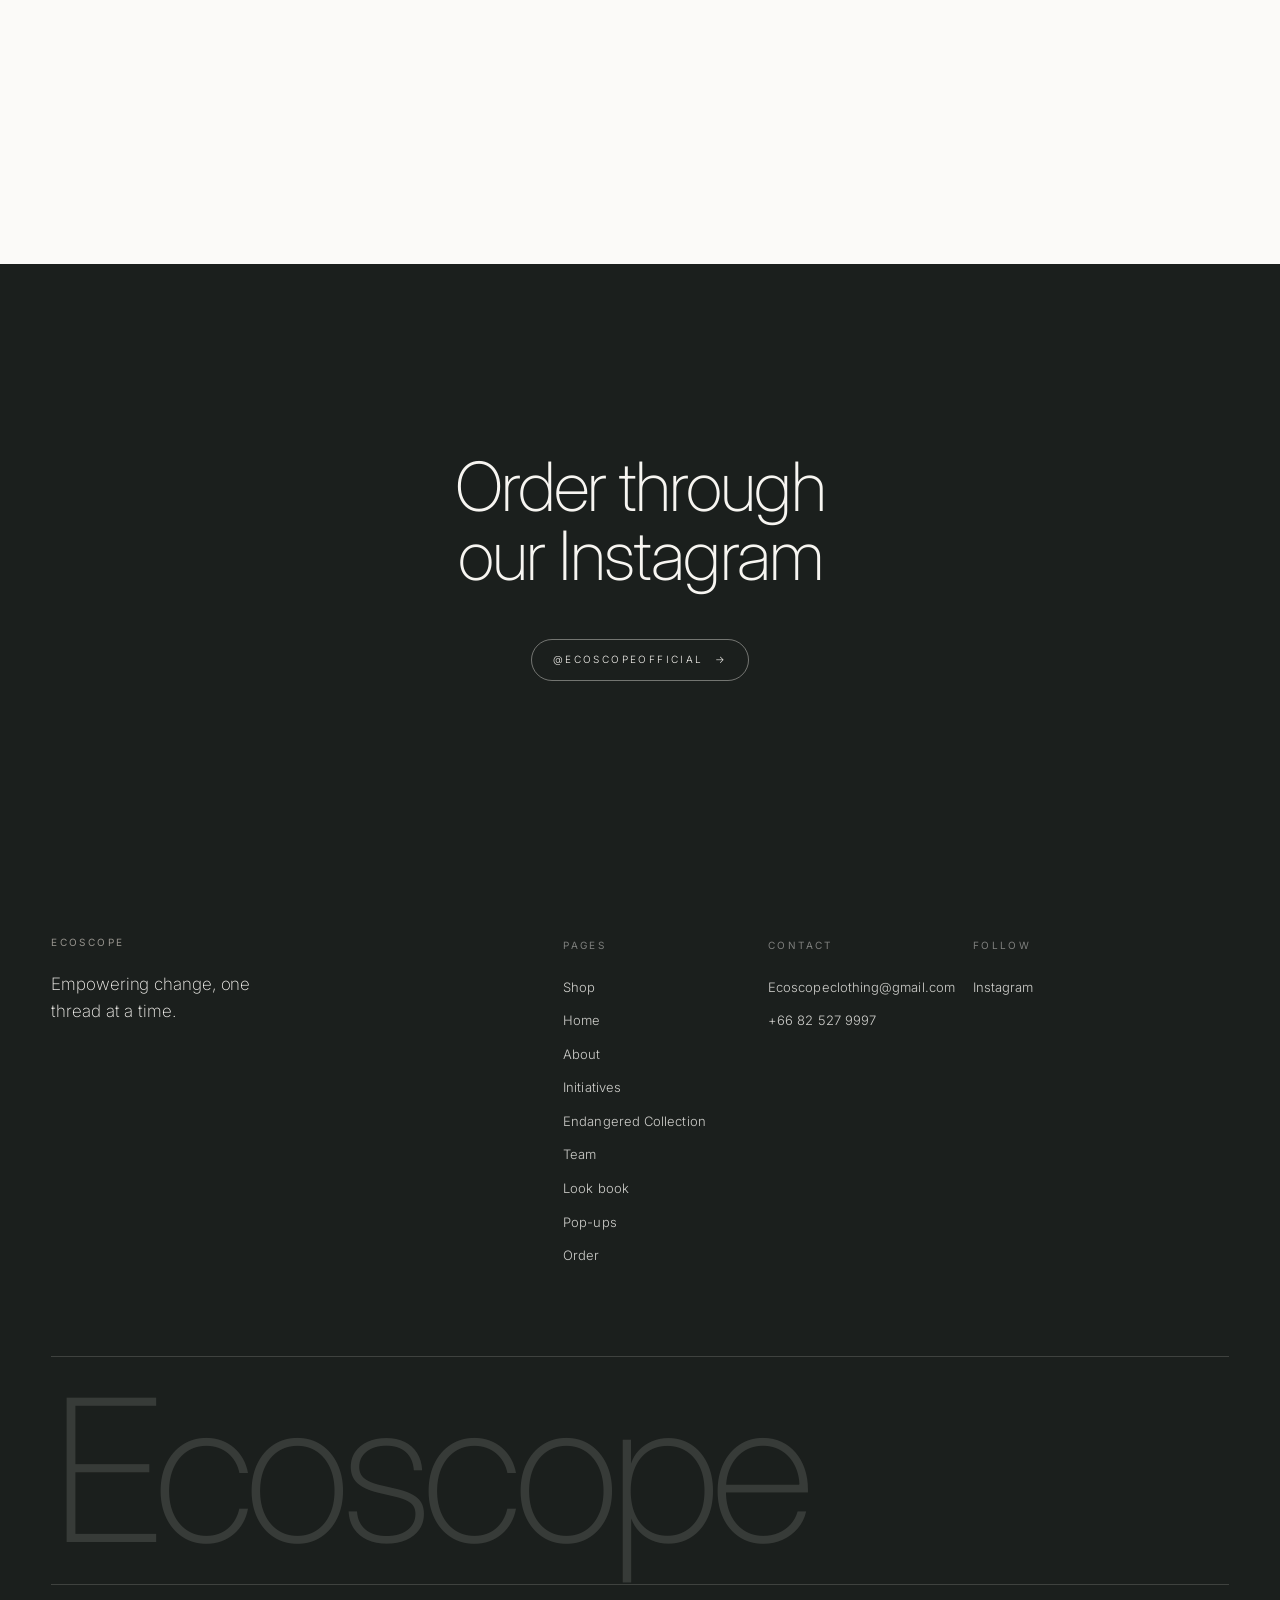
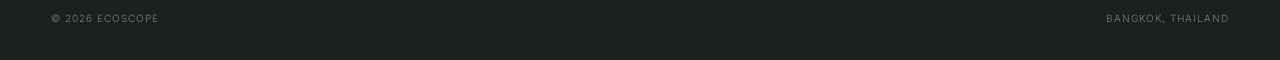
<file: ecoscope/lookbook.html>
<!doctype html>
<html lang="en">
<head>
<meta charset="utf-8">
<meta name="viewport" content="width=device-width, initial-scale=1">
<title>Look book — Ecoscope</title>
<meta name="description" content="Last looks: the Ecoscope campaign, photographed across Bangkok and the north.">
<link rel="icon" href="assets/img/logo.png">
<meta property="og:title" content="Look book — Ecoscope">
<meta property="og:description" content="Last looks: the Ecoscope campaign, photographed across Bangkok and the north.">
<meta property="og:image" content="assets/img/look-21.jpg">
<meta property="og:type" content="website">
<link rel="preconnect" href="https://fonts.googleapis.com">
<link rel="preconnect" href="https://fonts.gstatic.com" crossorigin>
<link href="https://fonts.googleapis.com/css2?family=Inter:wght@200;300;400&display=swap" rel="stylesheet">
<link rel="stylesheet" href="assets/css/main.css">
<script>document.documentElement.classList.add("js");</script>
</head>
<body>
<a class="skip" href="#main">Skip to content</a>

<header class="header" data-header>
  <div class="header__inner">
    <a aria-label='Ecoscope — home' class='brand' href='/'>
      <img class="brand__mark" src="assets/img/logo.png" alt="">
      <span class="brand__word">Ecoscope</span>
    </a>
    <nav class="nav" aria-label="Primary">
      <a href='/order#collection'>Shop</a>
      <a href='/'>Home</a>
      <a href='/about'>About</a>
      <a href='/initiatives'>Initiatives</a>
      <a href='/endangered-collection'>Endangered Collection</a>
      <a href='/team'>Team</a>
      <a aria-current='page' href='/lookbook'>Look book</a>
      <a href='/popups'>Pop-ups</a>
    </nav>
    <div class="header__cta">
      <a class='btn' href='/order'>Order <span class="arw">&#8594;</span></a>
      <button class="bagbtn" data-bag-open aria-label="Bag, 0 items">Bag <span class="bagbtn__count" data-bag-count>0</span></button>
    </div>
    <button class="burger" data-burger aria-label="Menu" aria-expanded="false" aria-controls="drawer">
      <span></span><span></span>
    </button>
  </div>
</header>

<div class="drawer" id="drawer" data-drawer aria-hidden="true">
  <nav aria-label="Mobile">
    <a href='/order#collection'>Shop</a>
    <a href='/'>Home</a>
    <a href='/about'>About</a>
    <a href='/initiatives'>Initiatives</a>
    <a href='/endangered-collection'>Endangered Collection</a>
    <a href='/team'>Team</a>
    <a href='/lookbook'>Look book</a>
    <a href='/popups'>Pop-ups</a>
    <a href='/order'>Order</a>
  </nav>
  <div class="drawer__foot">
    <span class="eyebrow">Ecoscopeclothing@gmail.com</span>
    <a class="eyebrow eyebrow--ink" href="https://www.instagram.com/ecoscopeofficial/" target="_blank" rel="noopener">Instagram</a>
  </div>
</div>

<main id="main">
  <section class="hero hero--short">
    <div class="hero__bg">
      <img src="assets/img/look-21.jpg" alt="Models in Ecoscope garments on a Bangkok street" fetchpriority="high">
    </div>
    <div class="hero__inner">
      <div class="wrap">
        <div class="hero__meta">
          <span class="eyebrow eyebrow--light">Look book</span>
          <span class="cue eyebrow eyebrow--light"><span class="cue__line" aria-hidden="true"></span>Scroll</span>
        </div>
        <div class="hero__grid">
          <div class="hero__title"><h1 class="display">Last looks</h1></div>
          <div class="hero__aside"><p class="eyebrow eyebrow--light">Bangkok &amp; Lampang<br>Banana fibre cloth</p></div>
        </div>
      </div>
    </div>
  </section>

  <div class="marquee" aria-hidden="true">
    <div class="marquee__track" data-marquee>
      <span>Yaowarat</span><span>Wat Arun</span><span>Jaeson village</span><span>Chinatown</span>
    </div>
  </div>

  <section class="section">
    <div class="wrap">
      <div class="sec-head">
        <p class="sec-head__label eyebrow reveal">The collection</p>
        <div class="sec-head__body"><p class="lead measure reveal">Photographed across Bangkok and the north. Select any image to view it full size.</p></div>
      </div>

      <div class="lb">
        <button class="lb__item reveal" data-lb-item data-full="assets/img/look-1.jpg" data-alt="Ecoscope look 01">
          <figure class="media"><img src="assets/img/look-1.jpg" width="1330" height="2000" alt="Ecoscope look 01" loading="lazy"></figure>
          <figcaption class="lb__cap">Look 01</figcaption>
        </button>
        <button class="lb__item reveal" data-lb-item data-full="assets/img/look-2.jpg" data-alt="Ecoscope look 02">
          <figure class="media"><img src="assets/img/look-2.jpg" width="1331" height="2000" alt="Ecoscope look 02" loading="lazy"></figure>
          <figcaption class="lb__cap">Look 02</figcaption>
        </button>
        <button class="lb__item reveal" data-lb-item data-full="assets/img/look-3.jpg" data-alt="Ecoscope look 03">
          <figure class="media"><img src="assets/img/look-3.jpg" width="1333" height="2000" alt="Ecoscope look 03" loading="lazy"></figure>
          <figcaption class="lb__cap">Look 03</figcaption>
        </button>
        <button class="lb__item reveal" data-lb-item data-full="assets/img/look-4.jpg" data-alt="Ecoscope look 04">
          <figure class="media"><img src="assets/img/look-4.jpg" width="1428" height="2000" alt="Ecoscope look 04" loading="lazy"></figure>
          <figcaption class="lb__cap">Look 04</figcaption>
        </button>
        <button class="lb__item reveal" data-lb-item data-full="assets/img/look-5.jpg" data-alt="Ecoscope look 05">
          <figure class="media"><img src="assets/img/look-5.jpg" width="2000" height="1331" alt="Ecoscope look 05" loading="lazy"></figure>
          <figcaption class="lb__cap">Look 05</figcaption>
        </button>
        <button class="lb__item reveal" data-lb-item data-full="assets/img/look-6.jpg" data-alt="Ecoscope look 06">
          <figure class="media"><img src="assets/img/look-6.jpg" width="2000" height="1331" alt="Ecoscope look 06" loading="lazy"></figure>
          <figcaption class="lb__cap">Look 06</figcaption>
        </button>
        <button class="lb__item reveal" data-lb-item data-full="assets/img/look-7.jpg" data-alt="Ecoscope look 07">
          <figure class="media"><img src="assets/img/look-7.jpg" width="1330" height="2000" alt="Ecoscope look 07" loading="lazy"></figure>
          <figcaption class="lb__cap">Look 07</figcaption>
        </button>
        <button class="lb__item reveal" data-lb-item data-full="assets/img/look-8.jpg" data-alt="Ecoscope look 08">
          <figure class="media"><img src="assets/img/look-8.jpg" width="2000" height="1331" alt="Ecoscope look 08" loading="lazy"></figure>
          <figcaption class="lb__cap">Look 08</figcaption>
        </button>
        <button class="lb__item reveal" data-lb-item data-full="assets/img/look-9.jpg" data-alt="Ecoscope look 09">
          <figure class="media"><img src="assets/img/look-9.jpg" width="1333" height="2000" alt="Ecoscope look 09" loading="lazy"></figure>
          <figcaption class="lb__cap">Look 09</figcaption>
        </button>
        <button class="lb__item reveal" data-lb-item data-full="assets/img/look-10.jpg" data-alt="Ecoscope look 10">
          <figure class="media"><img src="assets/img/look-10.jpg" width="1333" height="2000" alt="Ecoscope look 10" loading="lazy"></figure>
          <figcaption class="lb__cap">Look 10</figcaption>
        </button>
        <button class="lb__item reveal" data-lb-item data-full="assets/img/look-11.jpg" data-alt="Ecoscope look 11">
          <figure class="media"><img src="assets/img/look-11.jpg" width="2000" height="1333" alt="Ecoscope look 11" loading="lazy"></figure>
          <figcaption class="lb__cap">Look 11</figcaption>
        </button>
        <button class="lb__item reveal" data-lb-item data-full="assets/img/look-12.jpg" data-alt="Ecoscope look 12">
          <figure class="media"><img src="assets/img/look-12.jpg" width="1331" height="2000" alt="Ecoscope look 12" loading="lazy"></figure>
          <figcaption class="lb__cap">Look 12</figcaption>
        </button>
        <button class="lb__item reveal" data-lb-item data-full="assets/img/look-13.jpg" data-alt="Ecoscope look 13">
          <figure class="media"><img src="assets/img/look-13.jpg" width="1333" height="2000" alt="Ecoscope look 13" loading="lazy"></figure>
          <figcaption class="lb__cap">Look 13</figcaption>
        </button>
        <button class="lb__item reveal" data-lb-item data-full="assets/img/look-14.jpg" data-alt="Ecoscope look 14">
          <figure class="media"><img src="assets/img/look-14.jpg" width="1333" height="2000" alt="Ecoscope look 14" loading="lazy"></figure>
          <figcaption class="lb__cap">Look 14</figcaption>
        </button>
        <button class="lb__item reveal" data-lb-item data-full="assets/img/look-15.jpg" data-alt="Ecoscope look 15">
          <figure class="media"><img src="assets/img/look-15.jpg" width="2000" height="1331" alt="Ecoscope look 15" loading="lazy"></figure>
          <figcaption class="lb__cap">Look 15</figcaption>
        </button>
        <button class="lb__item reveal" data-lb-item data-full="assets/img/look-16.jpg" data-alt="Ecoscope look 16">
          <figure class="media"><img src="assets/img/look-16.jpg" width="1333" height="2000" alt="Ecoscope look 16" loading="lazy"></figure>
          <figcaption class="lb__cap">Look 16</figcaption>
        </button>
        <button class="lb__item reveal" data-lb-item data-full="assets/img/look-17.jpg" data-alt="Ecoscope look 17">
          <figure class="media"><img src="assets/img/look-17.jpg" width="2000" height="1331" alt="Ecoscope look 17" loading="lazy"></figure>
          <figcaption class="lb__cap">Look 17</figcaption>
        </button>
        <button class="lb__item reveal" data-lb-item data-full="assets/img/look-18.jpg" data-alt="Ecoscope look 18">
          <figure class="media"><img src="assets/img/look-18.jpg" width="1333" height="2000" alt="Ecoscope look 18" loading="lazy"></figure>
          <figcaption class="lb__cap">Look 18</figcaption>
        </button>
        <button class="lb__item reveal" data-lb-item data-full="assets/img/look-19.jpg" data-alt="Ecoscope look 19">
          <figure class="media"><img src="assets/img/look-19.jpg" width="2000" height="1331" alt="Ecoscope look 19" loading="lazy"></figure>
          <figcaption class="lb__cap">Look 19</figcaption>
        </button>
        <button class="lb__item reveal" data-lb-item data-full="assets/img/look-20.jpg" data-alt="Ecoscope look 20">
          <figure class="media"><img src="assets/img/look-20.jpg" width="2000" height="1331" alt="Ecoscope look 20" loading="lazy"></figure>
          <figcaption class="lb__cap">Look 20</figcaption>
        </button>
        <button class="lb__item reveal" data-lb-item data-full="assets/img/look-21.jpg" data-alt="Ecoscope look 21">
          <figure class="media"><img src="assets/img/look-21.jpg" width="2000" height="1331" alt="Ecoscope look 21" loading="lazy"></figure>
          <figcaption class="lb__cap">Look 21</figcaption>
        </button>
        <button class="lb__item reveal" data-lb-item data-full="assets/img/look-22.jpg" data-alt="Ecoscope look 22">
          <figure class="media"><img src="assets/img/look-22.jpg" width="1333" height="2000" alt="Ecoscope look 22" loading="lazy"></figure>
          <figcaption class="lb__cap">Look 22</figcaption>
        </button>
        <button class="lb__item reveal" data-lb-item data-full="assets/img/look-23.jpg" data-alt="Ecoscope look 23">
          <figure class="media"><img src="assets/img/look-23.jpg" width="1333" height="2000" alt="Ecoscope look 23" loading="lazy"></figure>
          <figcaption class="lb__cap">Look 23</figcaption>
        </button>
      </div>
    </div>
  </section>

  <section class="section band-dark">
    <div class="wrap" style="text-align:center">
      <p class="eyebrow reveal">Ordering</p>
      <h2 class="display--sm display mt-2 reveal" style="margin-inline:auto;max-width:16ch">Order through our Instagram</h2>
      <p class="mt-4 reveal"><a class="btn btn--light" href="https://www.instagram.com/ecoscopeofficial/" target="_blank" rel="noopener">@ecoscopeofficial <span class="arw">&#8594;</span></a></p>
    </div>
  </section>

  <!-- Lightbox -->
  <div class="lightbox" data-lightbox aria-hidden="true" role="dialog" aria-modal="true" aria-label="Look book image viewer">
    <button class="lightbox__close" data-lb-close>Close</button>
    <button class="lightbox__nav lightbox__nav--prev" data-lb-prev aria-label="Previous image">Prev</button>
    <img data-lb-img alt="">
    <button class="lightbox__nav lightbox__nav--next" data-lb-next aria-label="Next image">Next</button>
    <span class="lightbox__count" data-lb-count></span>
  </div>
</main>

<footer class="footer">
  <div class="wrap">
    <div class="footer__grid">
      <div class="footer__intro">
        <p class="eyebrow">Ecoscope</p>
        <p class="lead mt-2" style="max-width:24ch">Empowering change, one thread at a time.</p>
      </div>
      <div class="footer__col">
        <h3>Pages</h3>
        <ul>
          <li><a href='/order#collection'>Shop</a></li>
          <li><a href='/'>Home</a></li>
          <li><a href='/about'>About</a></li>
          <li><a href='/initiatives'>Initiatives</a></li>
          <li><a href='/endangered-collection'>Endangered Collection</a></li>
          <li><a href='/team'>Team</a></li>
          <li><a href='/lookbook'>Look book</a></li>
          <li><a href='/popups'>Pop-ups</a></li>
          <li><a href='/order'>Order</a></li>
        </ul>
      </div>
      <div class="footer__col">
        <h3>Contact</h3>
        <ul>
          <li><a href="mailto:Ecoscopeclothing@gmail.com">Ecoscopeclothing@gmail.com</a></li>
          <li><a href="tel:+66825279997">+66 82 527 9997</a></li>
        </ul>
      </div>
      <div class="footer__col">
        <h3>Follow</h3>
        <ul>
          <li><a href="https://www.instagram.com/ecoscopeofficial/" target="_blank" rel="noopener">Instagram</a></li>
        </ul>
      </div>
    </div>
    <p class="footer__word" aria-hidden="true">Ecoscope</p>
    <div class="footer__legal">
      <span>&copy; <span data-year>2026</span> Ecoscope</span>
      <span>Bangkok, Thailand</span>
    </div>
  </div>
</footer>


<!-- ================= BAG ================= -->
<div class="bag" data-bag aria-hidden="true" role="dialog" aria-modal="true" aria-label="Your bag">
  <div class="bag__scrim" data-bag-scrim></div>
  <div class="bag__panel">
    <div class="bag__head">
      <p class="eyebrow eyebrow--ink">Your bag</p>
      <button class="eyebrow eyebrow--ink" data-bag-close>Close</button>
    </div>
    <div class="bag__items" data-bag-items></div>
    <div class="bag__foot" data-bag-foot hidden>
      <div class="bag__total"><span class="eyebrow">Total</span><strong data-bag-total>0 &#3647;</strong></div>
      <button class="btn btn--solid" data-send-ig>Send order on Instagram <span class="arw">&#8594;</span></button>
      <button class="btn" data-send-mail>Send order by email</button>
      <p class="bag__smallprint">Card payment is coming soon. For now your bag is sent to us as a message and we confirm stock, total and delivery with you directly.</p>
    </div>
  </div>
</div>
<div class="toast" data-toast aria-live="polite"></div>

<script src="assets/js/main.js"></script>
<script src="assets/js/shop.js"></script>
</body>
</html>
</file>
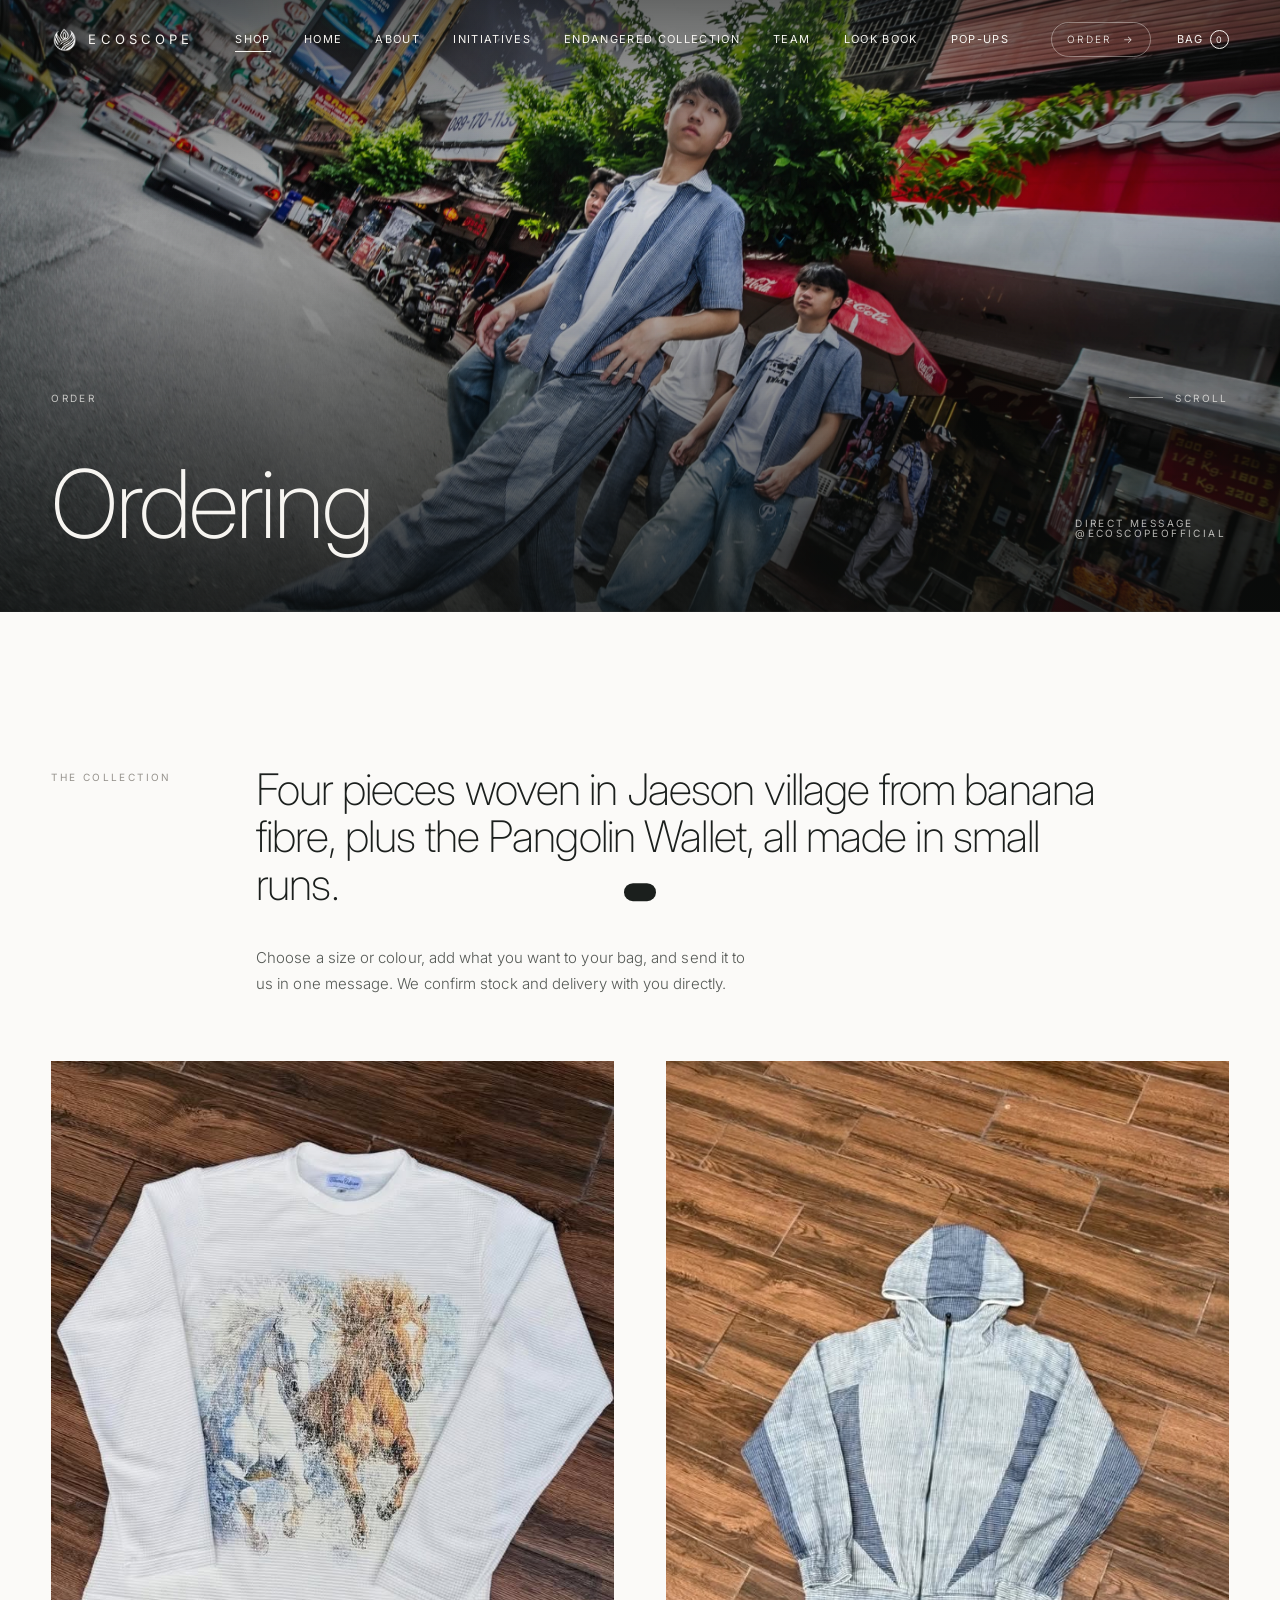
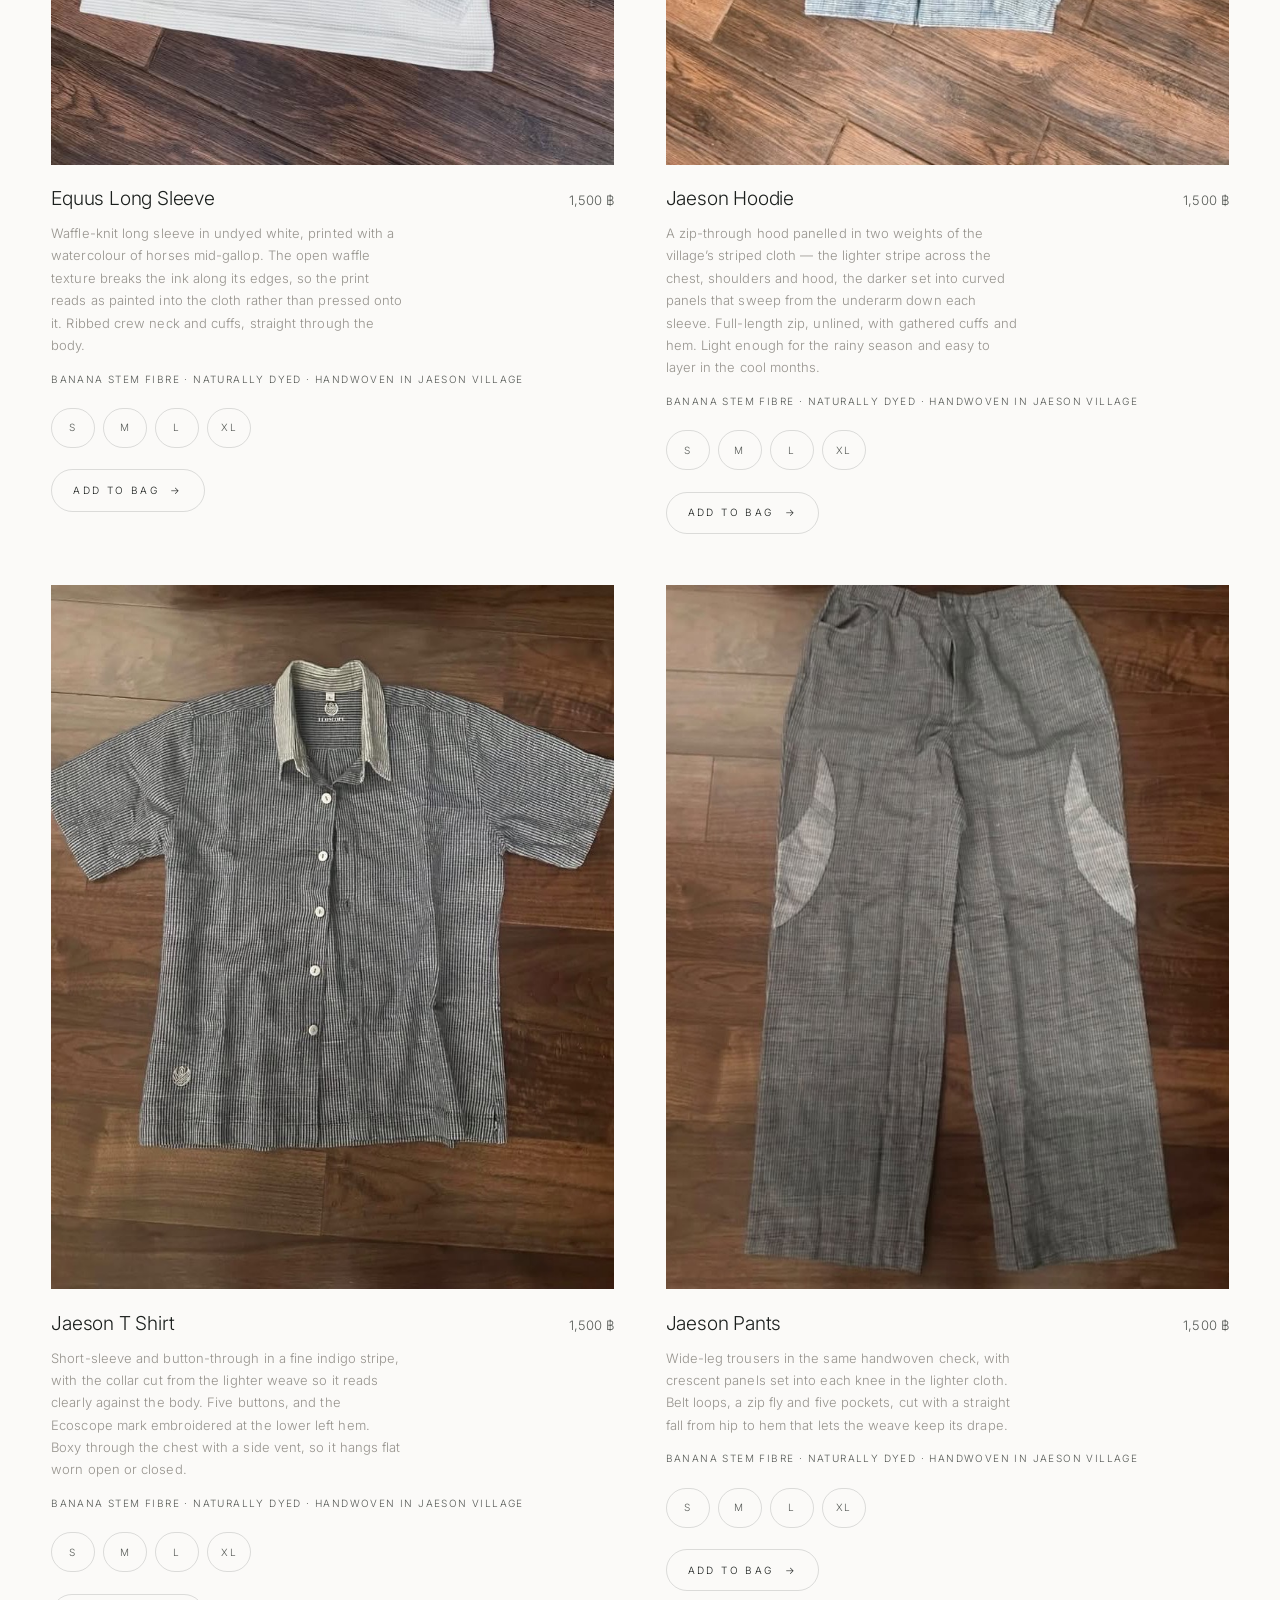
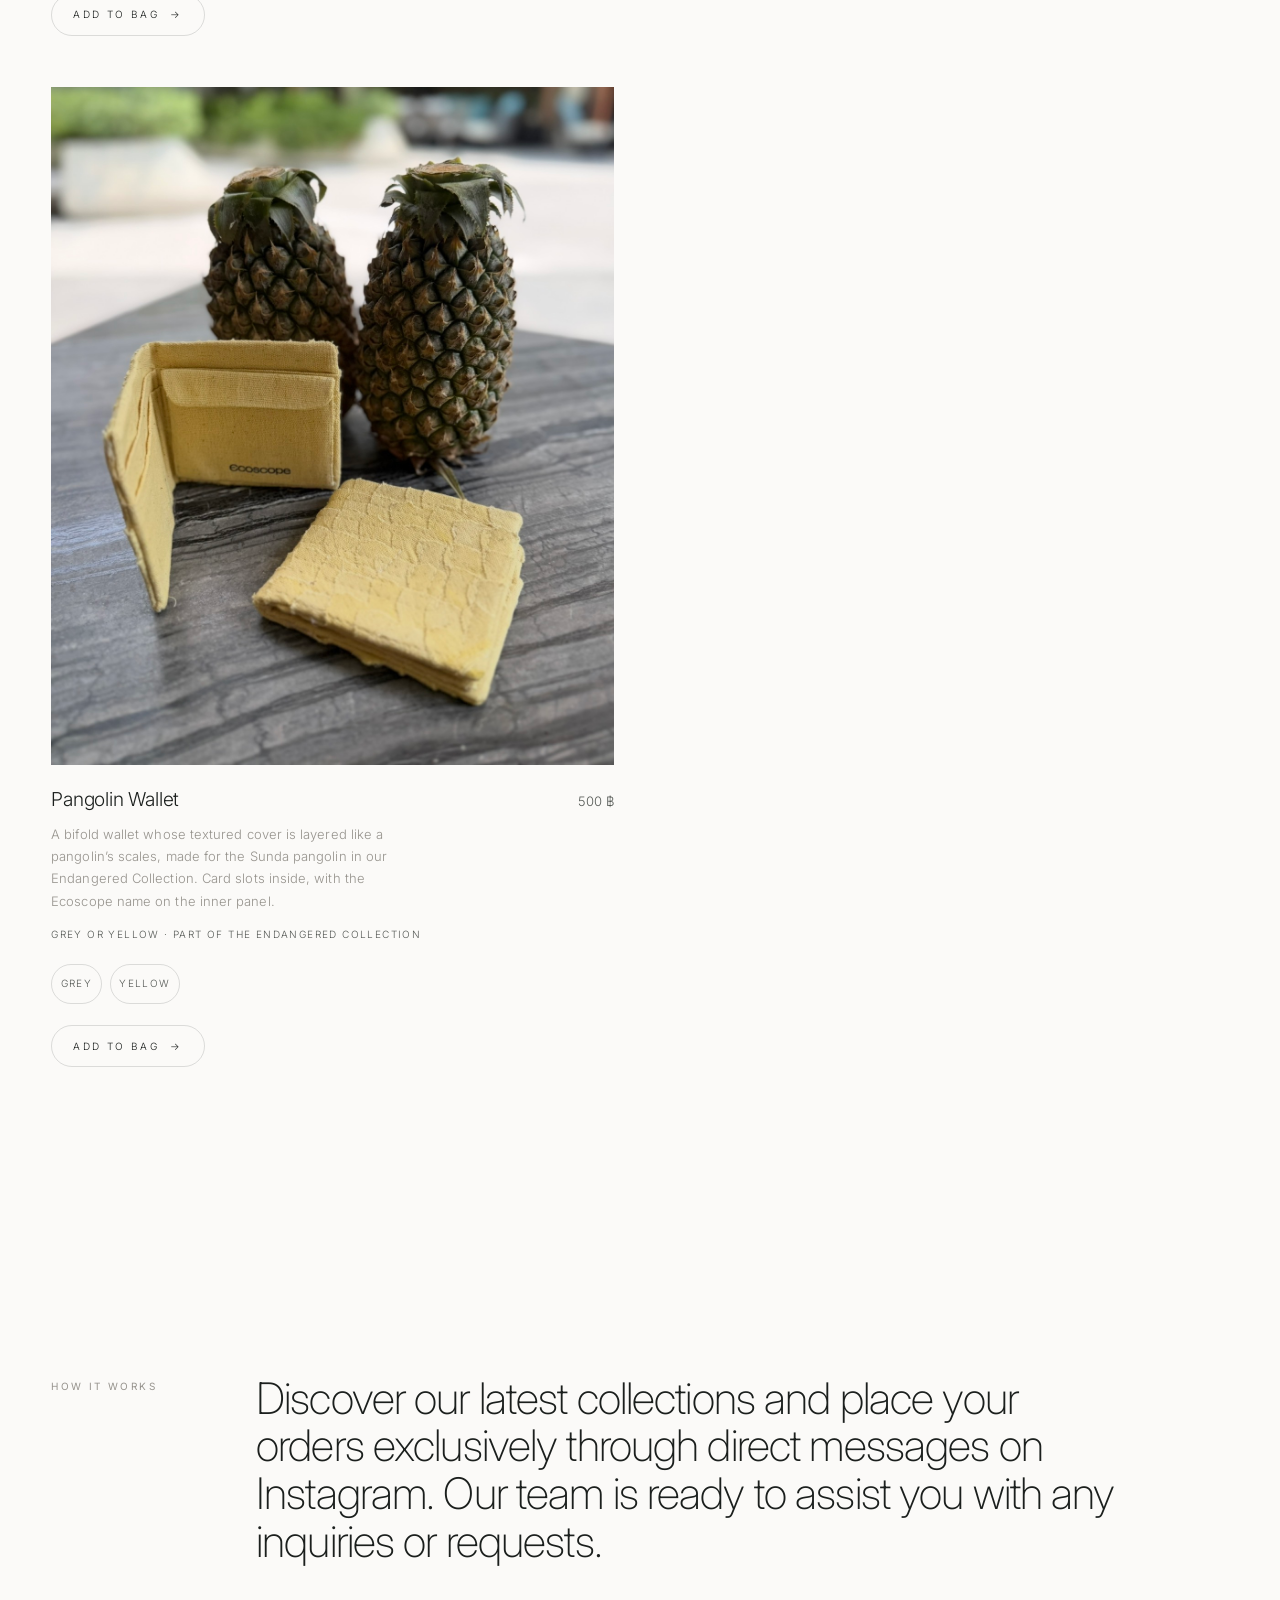
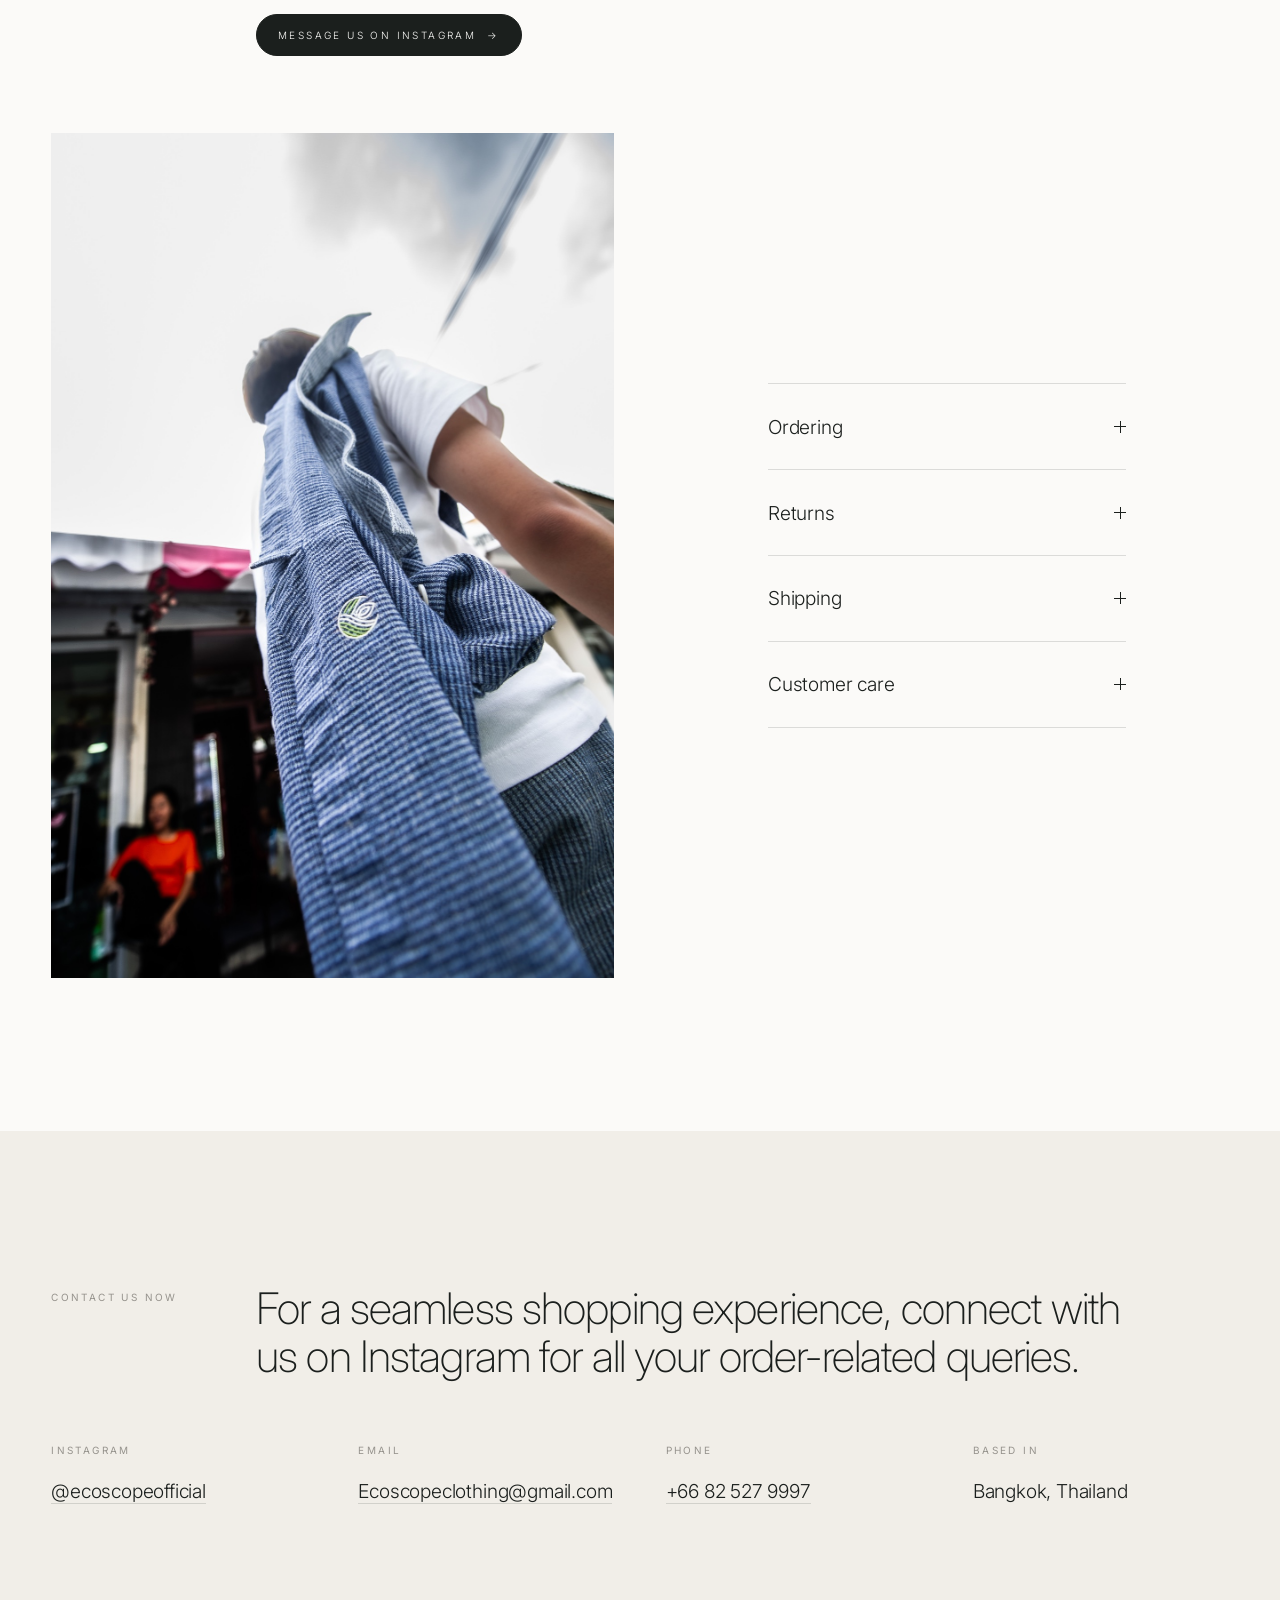
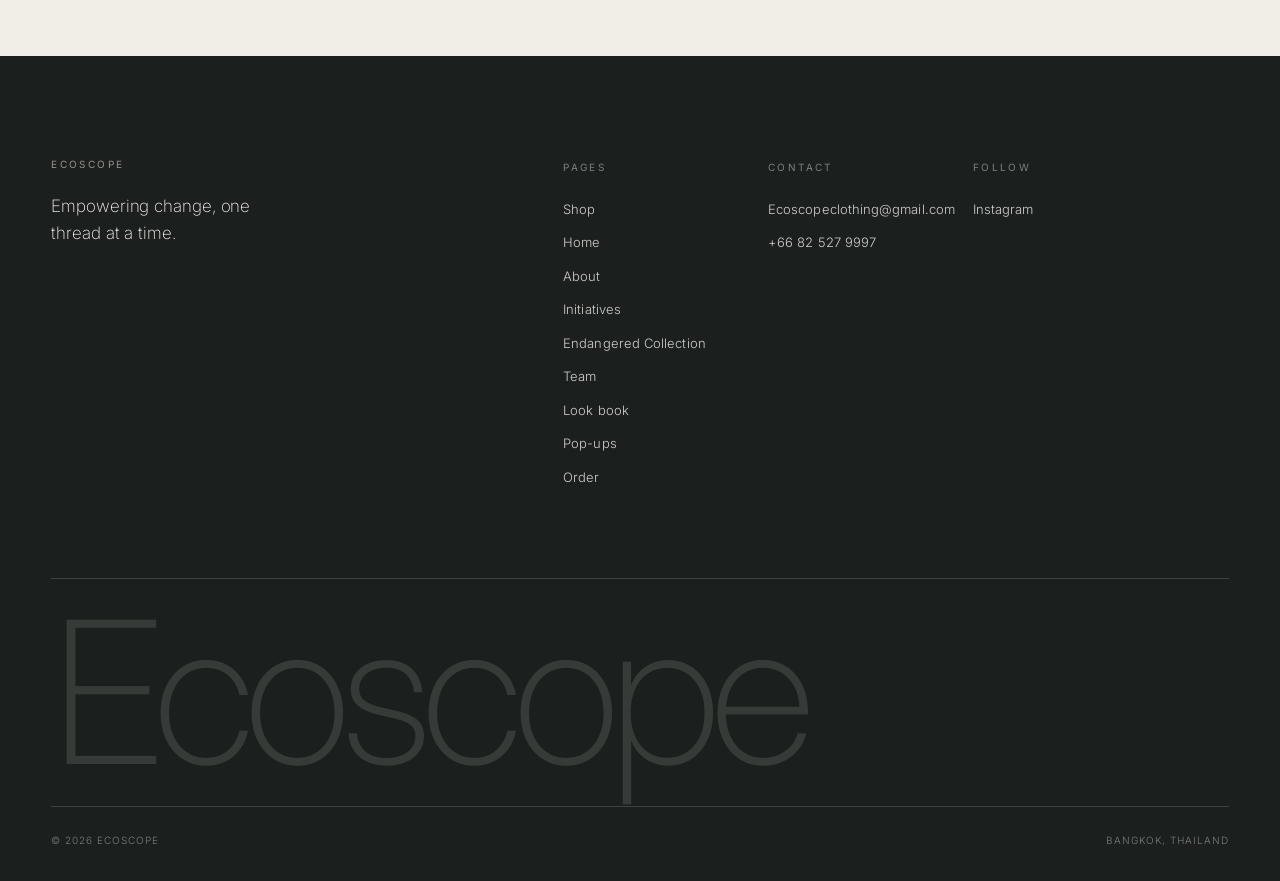
<file: ecoscope/order.html>
<!doctype html>
<html lang="en">
<head>
<meta charset="utf-8">
<meta name="viewport" content="width=device-width, initial-scale=1">
<title>Order — Ecoscope</title>
<meta name="description" content="Order Ecoscope pieces directly through Instagram.">
<link rel="icon" href="assets/img/logo.png">
<meta property="og:title" content="Order — Ecoscope">
<meta property="og:description" content="Order Ecoscope pieces directly through Instagram.">
<meta property="og:image" content="assets/img/look-17.jpg">
<meta property="og:type" content="website">
<link rel="preconnect" href="https://fonts.googleapis.com">
<link rel="preconnect" href="https://fonts.gstatic.com" crossorigin>
<link href="https://fonts.googleapis.com/css2?family=Inter:wght@200;300;400&display=swap" rel="stylesheet">
<link rel="stylesheet" href="assets/css/main.css">
<script>document.documentElement.classList.add("js");</script>
</head>
<body>
<a class="skip" href="#main">Skip to content</a>

<header class="header" data-header>
  <div class="header__inner">
    <a aria-label='Ecoscope — home' class='brand' href='/'>
      <img class="brand__mark" src="assets/img/logo.png" alt="">
      <span class="brand__word">Ecoscope</span>
    </a>
    <nav class="nav" aria-label="Primary">
      <a aria-current='page' href='/order#collection'>Shop</a>
      <a href='/'>Home</a>
      <a href='/about'>About</a>
      <a href='/initiatives'>Initiatives</a>
      <a href='/endangered-collection'>Endangered Collection</a>
      <a href='/team'>Team</a>
      <a href='/lookbook'>Look book</a>
      <a href='/popups'>Pop-ups</a>
    </nav>
    <div class="header__cta">
      <a class='btn' href='/order'>Order <span class="arw">&#8594;</span></a>
      <button class="bagbtn" data-bag-open aria-label="Bag, 0 items">Bag <span class="bagbtn__count" data-bag-count>0</span></button>
    </div>
    <button class="burger" data-burger aria-label="Menu" aria-expanded="false" aria-controls="drawer">
      <span></span><span></span>
    </button>
  </div>
</header>

<div class="drawer" id="drawer" data-drawer aria-hidden="true">
  <nav aria-label="Mobile">
    <a href='/order#collection'>Shop</a>
    <a href='/'>Home</a>
    <a href='/about'>About</a>
    <a href='/initiatives'>Initiatives</a>
    <a href='/endangered-collection'>Endangered Collection</a>
    <a href='/team'>Team</a>
    <a href='/lookbook'>Look book</a>
    <a href='/popups'>Pop-ups</a>
    <a href='/order'>Order</a>
  </nav>
  <div class="drawer__foot">
    <span class="eyebrow">Ecoscopeclothing@gmail.com</span>
    <a class="eyebrow eyebrow--ink" href="https://www.instagram.com/ecoscopeofficial/" target="_blank" rel="noopener">Instagram</a>
  </div>
</div>

<main id="main">
  <section class="hero hero--short">
    <div class="hero__bg">
      <img src="assets/img/look-17.jpg" alt="Models in Ecoscope garments on a Bangkok street" fetchpriority="high">
    </div>
    <div class="hero__inner">
      <div class="wrap">
        <div class="hero__meta">
          <span class="eyebrow eyebrow--light">Order</span>
          <span class="cue eyebrow eyebrow--light"><span class="cue__line" aria-hidden="true"></span>Scroll</span>
        </div>
        <div class="hero__grid">
          <div class="hero__title"><h1 class="display">Ordering</h1></div>
          <div class="hero__aside"><p class="eyebrow eyebrow--light">Direct message<br>@ecoscopeofficial</p></div>
        </div>
      </div>
    </div>
  </section>

  <!-- ================= THE COLLECTION ================= -->
  <section class="section" id="collection">
    <div class="wrap">
      <div class="sec-head">
        <p class="sec-head__label eyebrow reveal">The collection</p>
        <div class="sec-head__body">
          <h2 class="h-section reveal">Four pieces woven in Jaeson village from banana fibre, plus the Pangolin Wallet, all made in small runs.</h2>
          <p class="prose mt-3 reveal">Choose a size or colour, add what you want to your bag, and send it to us in one message. We confirm stock and delivery with you directly.</p>
        </div>
      </div>

      <div class="shop">

        <article class="product reveal"
                 data-product
                 data-name="Equus Long Sleeve"
                 data-price="1500"
                 data-img="assets/img/products/equus-long-sleeve.jpg">
          <figure class="media product__media">
            <img src="assets/img/products/equus-long-sleeve.jpg" alt="Equus Long Sleeve — white waffle-knit top printed with running horses" loading="lazy">
          </figure>
          <div class="product__body">
            <div class="product__top">
              <h3 class="product__name">Equus Long Sleeve</h3>
              <span class="product__price">1,500 &#3647;</span>
            </div>
            <p class="product__desc">Waffle-knit long sleeve in undyed white, printed with a watercolour of horses mid-gallop. The open waffle texture breaks the ink along its edges, so the print reads as painted into the cloth rather than pressed onto it. Ribbed crew neck and cuffs, straight through the body.</p>
            <p class="product__material">Banana stem fibre &middot; naturally dyed &middot; handwoven in Jaeson village</p>
            <div class="sizes" role="group" aria-label="Size — Equus Long Sleeve">
              <button type="button" class="size" data-size="S" aria-pressed="false">S</button>
              <button type="button" class="size" data-size="M" aria-pressed="false">M</button>
              <button type="button" class="size" data-size="L" aria-pressed="false">L</button>
              <button type="button" class="size" data-size="XL" aria-pressed="false">XL</button>
            </div>
            <div class="product__actions">
              <button type="button" class="btn" data-add>Add to bag <span class="arw">&#8594;</span></button>
              <span class="product__note" data-note></span>
            </div>
          </div>
        </article>

        <article class="product reveal" data-delay="1"
                 data-product
                 data-name="Jaeson Hoodie"
                 data-price="1500"
                 data-img="assets/img/products/jaeson-hoodie.jpg">
          <figure class="media product__media">
            <img src="assets/img/products/jaeson-hoodie.jpg" alt="Jaeson Hoodie — zip-through hood panelled in striped handwoven cloth" loading="lazy">
          </figure>
          <div class="product__body">
            <div class="product__top">
              <h3 class="product__name">Jaeson Hoodie</h3>
              <span class="product__price">1,500 &#3647;</span>
            </div>
            <p class="product__desc">A zip-through hood panelled in two weights of the village&rsquo;s striped cloth &mdash; the lighter stripe across the chest, shoulders and hood, the darker set into curved panels that sweep from the underarm down each sleeve. Full-length zip, unlined, with gathered cuffs and hem. Light enough for the rainy season and easy to layer in the cool months.</p>
            <p class="product__material">Banana stem fibre &middot; naturally dyed &middot; handwoven in Jaeson village</p>
            <div class="sizes" role="group" aria-label="Size — Jaeson Hoodie">
              <button type="button" class="size" data-size="S" aria-pressed="false">S</button>
              <button type="button" class="size" data-size="M" aria-pressed="false">M</button>
              <button type="button" class="size" data-size="L" aria-pressed="false">L</button>
              <button type="button" class="size" data-size="XL" aria-pressed="false">XL</button>
            </div>
            <div class="product__actions">
              <button type="button" class="btn" data-add>Add to bag <span class="arw">&#8594;</span></button>
              <span class="product__note" data-note></span>
            </div>
          </div>
        </article>

        <article class="product reveal"
                 data-product
                 data-name="Jaeson T Shirt"
                 data-price="1500"
                 data-img="assets/img/products/jaeson-t-shirt.jpg">
          <figure class="media product__media">
            <img src="assets/img/products/jaeson-t-shirt.jpg" alt="Jaeson T Shirt — short-sleeve button-through in a fine indigo stripe" loading="lazy">
          </figure>
          <div class="product__body">
            <div class="product__top">
              <h3 class="product__name">Jaeson T Shirt</h3>
              <span class="product__price">1,500 &#3647;</span>
            </div>
            <p class="product__desc">Short-sleeve and button-through in a fine indigo stripe, with the collar cut from the lighter weave so it reads clearly against the body. Five buttons, and the Ecoscope mark embroidered at the lower left hem. Boxy through the chest with a side vent, so it hangs flat worn open or closed.</p>
            <p class="product__material">Banana stem fibre &middot; naturally dyed &middot; handwoven in Jaeson village</p>
            <div class="sizes" role="group" aria-label="Size — Jaeson T Shirt">
              <button type="button" class="size" data-size="S" aria-pressed="false">S</button>
              <button type="button" class="size" data-size="M" aria-pressed="false">M</button>
              <button type="button" class="size" data-size="L" aria-pressed="false">L</button>
              <button type="button" class="size" data-size="XL" aria-pressed="false">XL</button>
            </div>
            <div class="product__actions">
              <button type="button" class="btn" data-add>Add to bag <span class="arw">&#8594;</span></button>
              <span class="product__note" data-note></span>
            </div>
          </div>
        </article>

        <article class="product reveal" data-delay="1"
                 data-product
                 data-name="Jaeson Pants"
                 data-price="1500"
                 data-img="assets/img/products/jaeson-pants.jpg">
          <figure class="media product__media">
            <img src="assets/img/products/jaeson-pants.jpg" alt="Jaeson Pants — wide-leg trousers with crescent panels at the knee" loading="lazy">
          </figure>
          <div class="product__body">
            <div class="product__top">
              <h3 class="product__name">Jaeson Pants</h3>
              <span class="product__price">1,500 &#3647;</span>
            </div>
            <p class="product__desc">Wide-leg trousers in the same handwoven check, with crescent panels set into each knee in the lighter cloth. Belt loops, a zip fly and five pockets, cut with a straight fall from hip to hem that lets the weave keep its drape.</p>
            <p class="product__material">Banana stem fibre &middot; naturally dyed &middot; handwoven in Jaeson village</p>
            <div class="sizes" role="group" aria-label="Size — Jaeson Pants">
              <button type="button" class="size" data-size="S" aria-pressed="false">S</button>
              <button type="button" class="size" data-size="M" aria-pressed="false">M</button>
              <button type="button" class="size" data-size="L" aria-pressed="false">L</button>
              <button type="button" class="size" data-size="XL" aria-pressed="false">XL</button>
            </div>
            <div class="product__actions">
              <button type="button" class="btn" data-add>Add to bag <span class="arw">&#8594;</span></button>
              <span class="product__note" data-note></span>
            </div>
          </div>
        </article>

        <article class="product reveal"
                 data-product
                 data-name="Pangolin Wallet"
                 data-price="500"
                 data-option="Colour"
                 data-img="assets/img/wild/pangolin-wallet.jpg">
          <figure class="media product__media">
            <img src="assets/img/wild/pangolin-wallet.jpg" alt="Pangolin Wallet — bifold wallets in a scale-textured cloth, beside two pineapples" loading="lazy">
          </figure>
          <div class="product__body">
            <div class="product__top">
              <h3 class="product__name">Pangolin Wallet</h3>
              <span class="product__price">500 &#3647;</span>
            </div>
            <p class="product__desc">A bifold wallet whose textured cover is layered like a pangolin&rsquo;s scales, made for the Sunda pangolin in our Endangered Collection. Card slots inside, with the Ecoscope name on the inner panel.</p>
            <p class="product__material">Grey or yellow &middot; part of the Endangered Collection</p>
            <div class="sizes" role="group" aria-label="Colour — Pangolin Wallet">
              <button type="button" class="size" data-size="Grey" aria-pressed="false">Grey</button>
              <button type="button" class="size" data-size="Yellow" aria-pressed="false">Yellow</button>
            </div>
            <div class="product__actions">
              <button type="button" class="btn" data-add>Add to bag <span class="arw">&#8594;</span></button>
              <span class="product__note" data-note></span>
            </div>
          </div>
        </article>

      </div>
    </div>
  </section>

  <section class="section">
    <div class="wrap">
      <div class="sec-head">
        <p class="sec-head__label eyebrow reveal">How it works</p>
        <div class="sec-head__body">
          <h2 class="h-section reveal">Discover our latest collections and place your orders exclusively through direct messages on Instagram. Our team is ready to assist you with any inquiries or requests.</h2>
          <p class="mt-4 reveal"><a class="btn btn--solid" href="https://www.instagram.com/ecoscopeofficial/" target="_blank" rel="noopener">Message us on Instagram <span class="arw">&#8594;</span></a></p>
        </div>
      </div>

      <div class="split" style="margin-top:clamp(3rem,6vw,5rem)">
        <div class="split__media reveal">
          <figure class="media media--2x3"><img src="assets/img/home-3.jpg" alt="Detail of an Ecoscope shirt and its logo button" loading="lazy"></figure>
        </div>
        <div class="split__body reveal" data-delay="1">
          <div class="acc" data-acc>
            <div class="acc__item">
              <button class="acc__btn"><span class="h-item">Ordering</span><span class="acc__sign" aria-hidden="true"></span></button>
              <div class="acc__panel"><div><p>Discover our latest collections and place your orders exclusively through direct messages on Instagram. Our team is ready to assist you with any inquiries or requests.</p></div></div>
            </div>
            <div class="acc__item">
              <button class="acc__btn"><span class="h-item">Returns</span><span class="acc__sign" aria-hidden="true"></span></button>
              <div class="acc__panel"><div><p>Customer satisfaction is our priority. If you need to return or exchange an item, contact us via Instagram direct messages, and we will guide you through the process.</p></div></div>
            </div>
            <div class="acc__item">
              <button class="acc__btn"><span class="h-item">Shipping</span><span class="acc__sign" aria-hidden="true"></span></button>
              <div class="acc__panel"><div><p>We offer fast and reliable shipping services to ensure your purchases reach you in a timely manner. Track your orders and receive updates on delivery status.</p></div></div>
            </div>
            <div class="acc__item">
              <button class="acc__btn"><span class="h-item">Customer care</span><span class="acc__sign" aria-hidden="true"></span></button>
              <div class="acc__panel"><div><p>Our dedicated customer care team is available to address any issues or concerns you may have. Reach out to us on Instagram for personalised assistance.</p></div></div>
            </div>
          </div>
        </div>
      </div>
    </div>
  </section>

  <section class="section band">
    <div class="wrap">
      <div class="sec-head">
        <p class="sec-head__label eyebrow reveal">Contact us now</p>
        <div class="sec-head__body"><h2 class="h-section reveal">For a seamless shopping experience, connect with us on Instagram for all your order-related queries.</h2></div>
      </div>
      <div class="stats">
        <div class="stat reveal">
          <p class="eyebrow">Instagram</p>
          <p class="h-item mt-2"><a href="https://www.instagram.com/ecoscopeofficial/" target="_blank" rel="noopener" style="border-bottom:1px solid var(--line)">@ecoscopeofficial</a></p>
        </div>
        <div class="stat reveal" data-delay="1">
          <p class="eyebrow">Email</p>
          <p class="h-item mt-2"><a href="mailto:Ecoscopeclothing@gmail.com" style="border-bottom:1px solid var(--line)">Ecoscopeclothing@gmail.com</a></p>
        </div>
        <div class="stat reveal" data-delay="2">
          <p class="eyebrow">Phone</p>
          <p class="h-item mt-2"><a href="tel:+66825279997" style="border-bottom:1px solid var(--line)">+66 82 527 9997</a></p>
        </div>
        <div class="stat reveal" data-delay="3">
          <p class="eyebrow">Based in</p>
          <p class="h-item mt-2">Bangkok, Thailand</p>
        </div>
      </div>
    </div>
  </section>
</main>

<footer class="footer">
  <div class="wrap">
    <div class="footer__grid">
      <div class="footer__intro">
        <p class="eyebrow">Ecoscope</p>
        <p class="lead mt-2" style="max-width:24ch">Empowering change, one thread at a time.</p>
      </div>
      <div class="footer__col">
        <h3>Pages</h3>
        <ul>
          <li><a href='/order#collection'>Shop</a></li>
          <li><a href='/'>Home</a></li>
          <li><a href='/about'>About</a></li>
          <li><a href='/initiatives'>Initiatives</a></li>
          <li><a href='/endangered-collection'>Endangered Collection</a></li>
          <li><a href='/team'>Team</a></li>
          <li><a href='/lookbook'>Look book</a></li>
          <li><a href='/popups'>Pop-ups</a></li>
          <li><a href='/order'>Order</a></li>
        </ul>
      </div>
      <div class="footer__col">
        <h3>Contact</h3>
        <ul>
          <li><a href="mailto:Ecoscopeclothing@gmail.com">Ecoscopeclothing@gmail.com</a></li>
          <li><a href="tel:+66825279997">+66 82 527 9997</a></li>
        </ul>
      </div>
      <div class="footer__col">
        <h3>Follow</h3>
        <ul>
          <li><a href="https://www.instagram.com/ecoscopeofficial/" target="_blank" rel="noopener">Instagram</a></li>
        </ul>
      </div>
    </div>
    <p class="footer__word" aria-hidden="true">Ecoscope</p>
    <div class="footer__legal">
      <span>&copy; <span data-year>2026</span> Ecoscope</span>
      <span>Bangkok, Thailand</span>
    </div>
  </div>
</footer>


<!-- ================= BAG ================= -->
<div class="bag" data-bag aria-hidden="true" role="dialog" aria-modal="true" aria-label="Your bag">
  <div class="bag__scrim" data-bag-scrim></div>
  <div class="bag__panel">
    <div class="bag__head">
      <p class="eyebrow eyebrow--ink">Your bag</p>
      <button class="eyebrow eyebrow--ink" data-bag-close>Close</button>
    </div>
    <div class="bag__items" data-bag-items></div>
    <div class="bag__foot" data-bag-foot hidden>
      <div class="bag__total"><span class="eyebrow">Total</span><strong data-bag-total>0 &#3647;</strong></div>
      <button class="btn btn--solid" data-send-ig>Send order on Instagram <span class="arw">&#8594;</span></button>
      <button class="btn" data-send-mail>Send order by email</button>
      <p class="bag__smallprint">Card payment is coming soon. For now your bag is sent to us as a message and we confirm stock, total and delivery with you directly.</p>
    </div>
  </div>
</div>
<div class="toast" data-toast aria-live="polite"></div>

<script src="assets/js/main.js"></script>
<script src="assets/js/shop.js"></script>
</body>
</html>
</file>
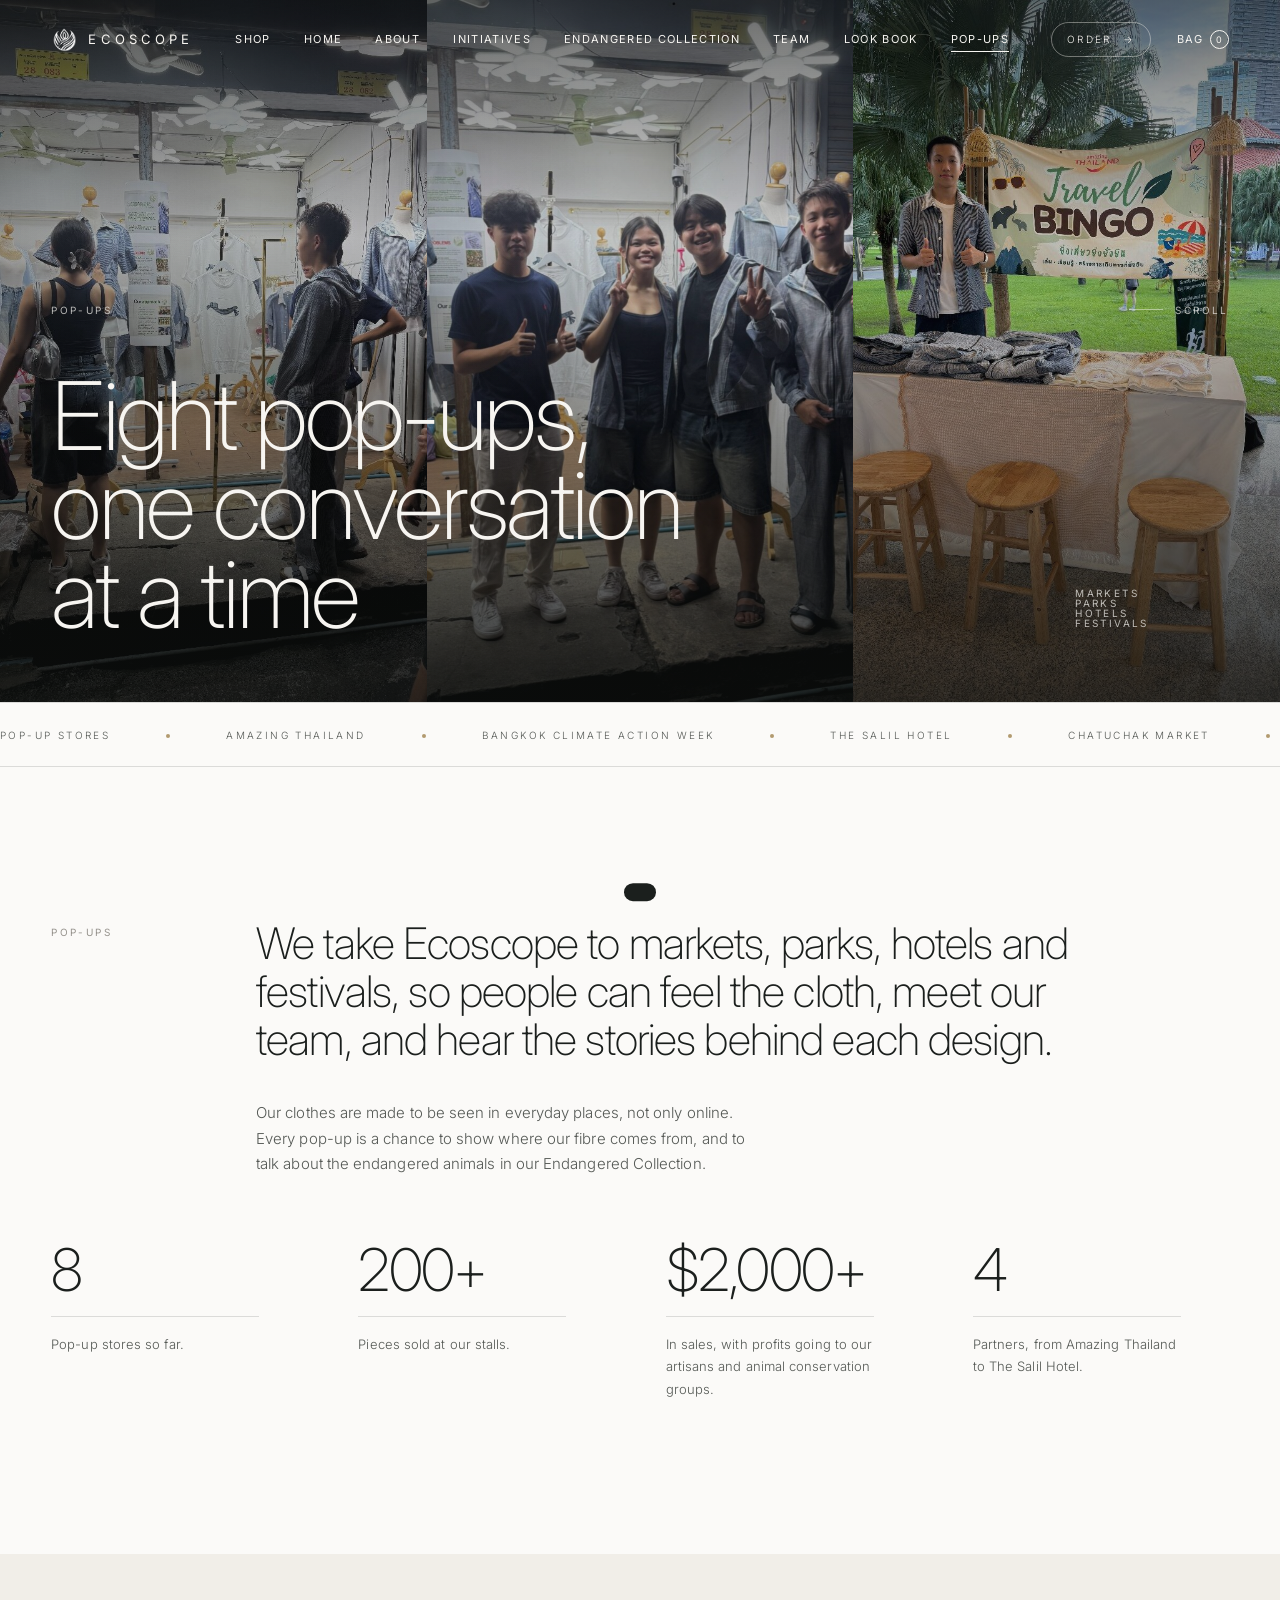
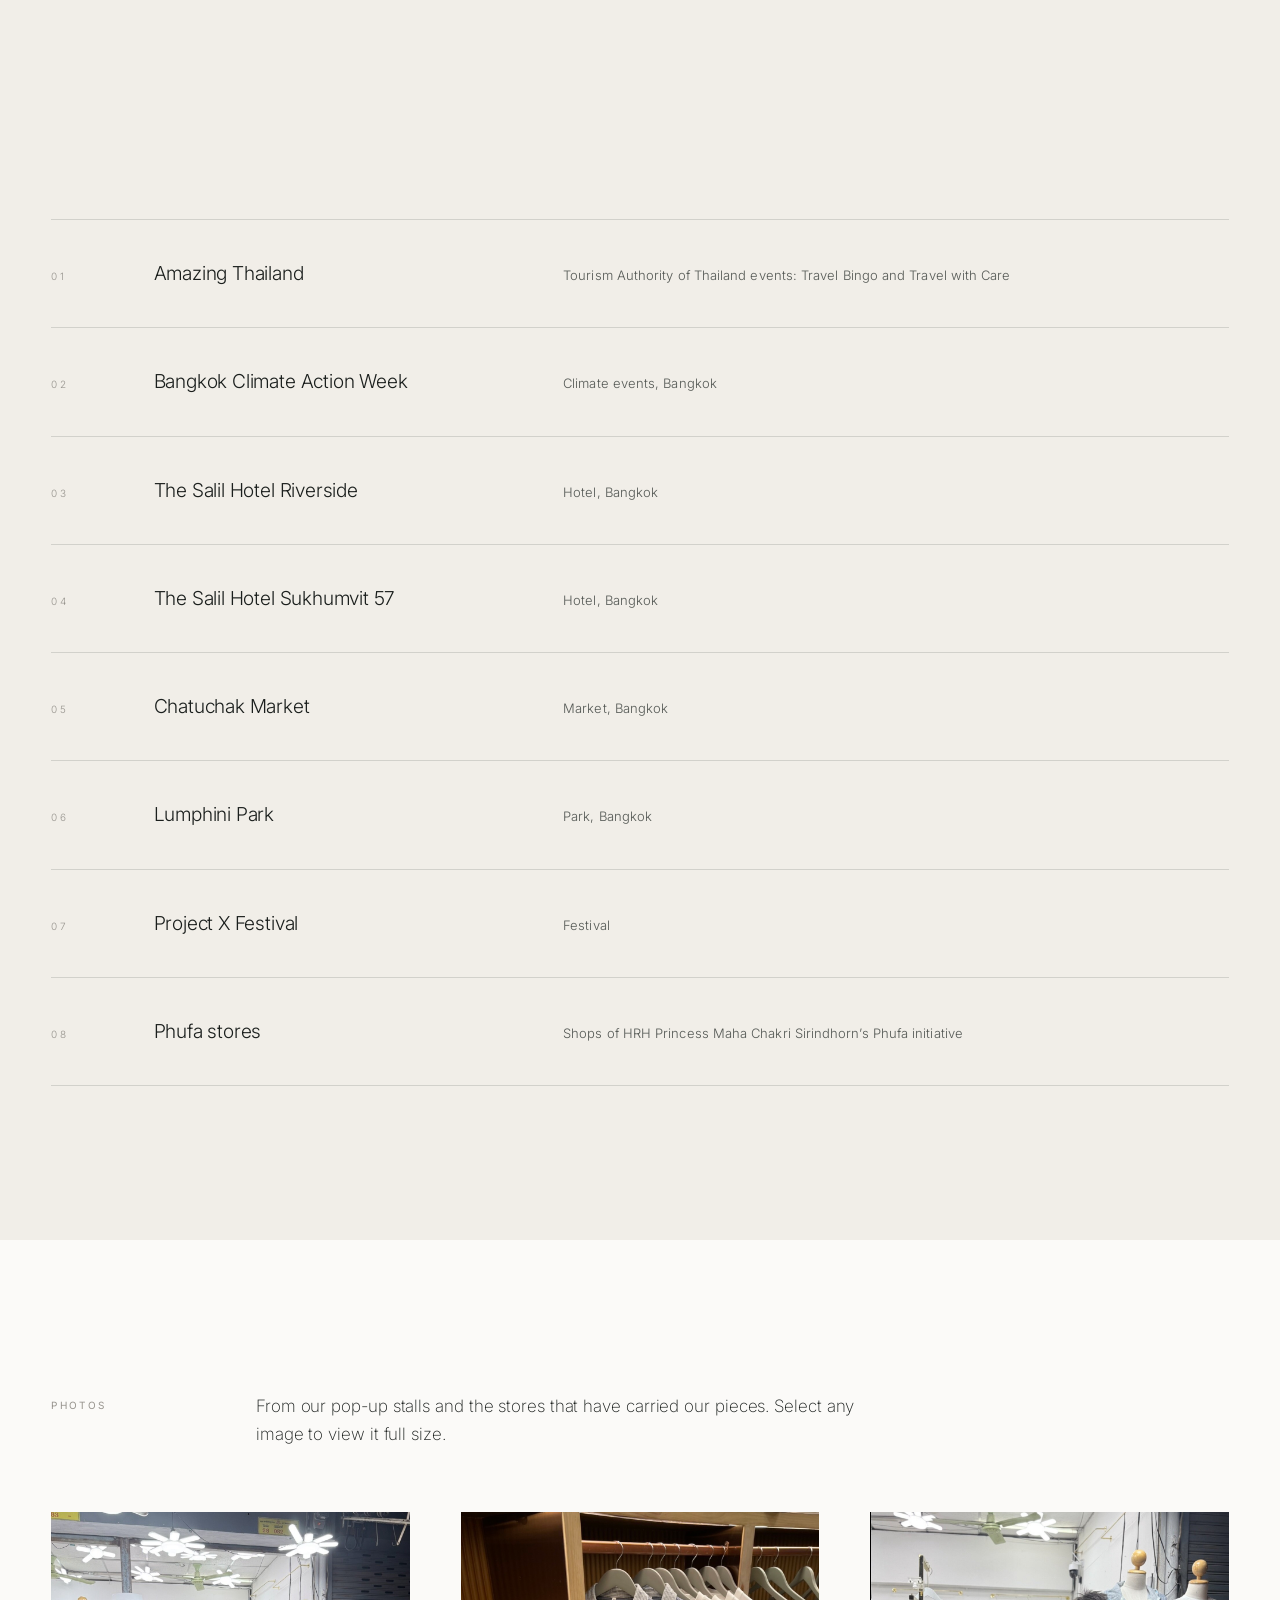
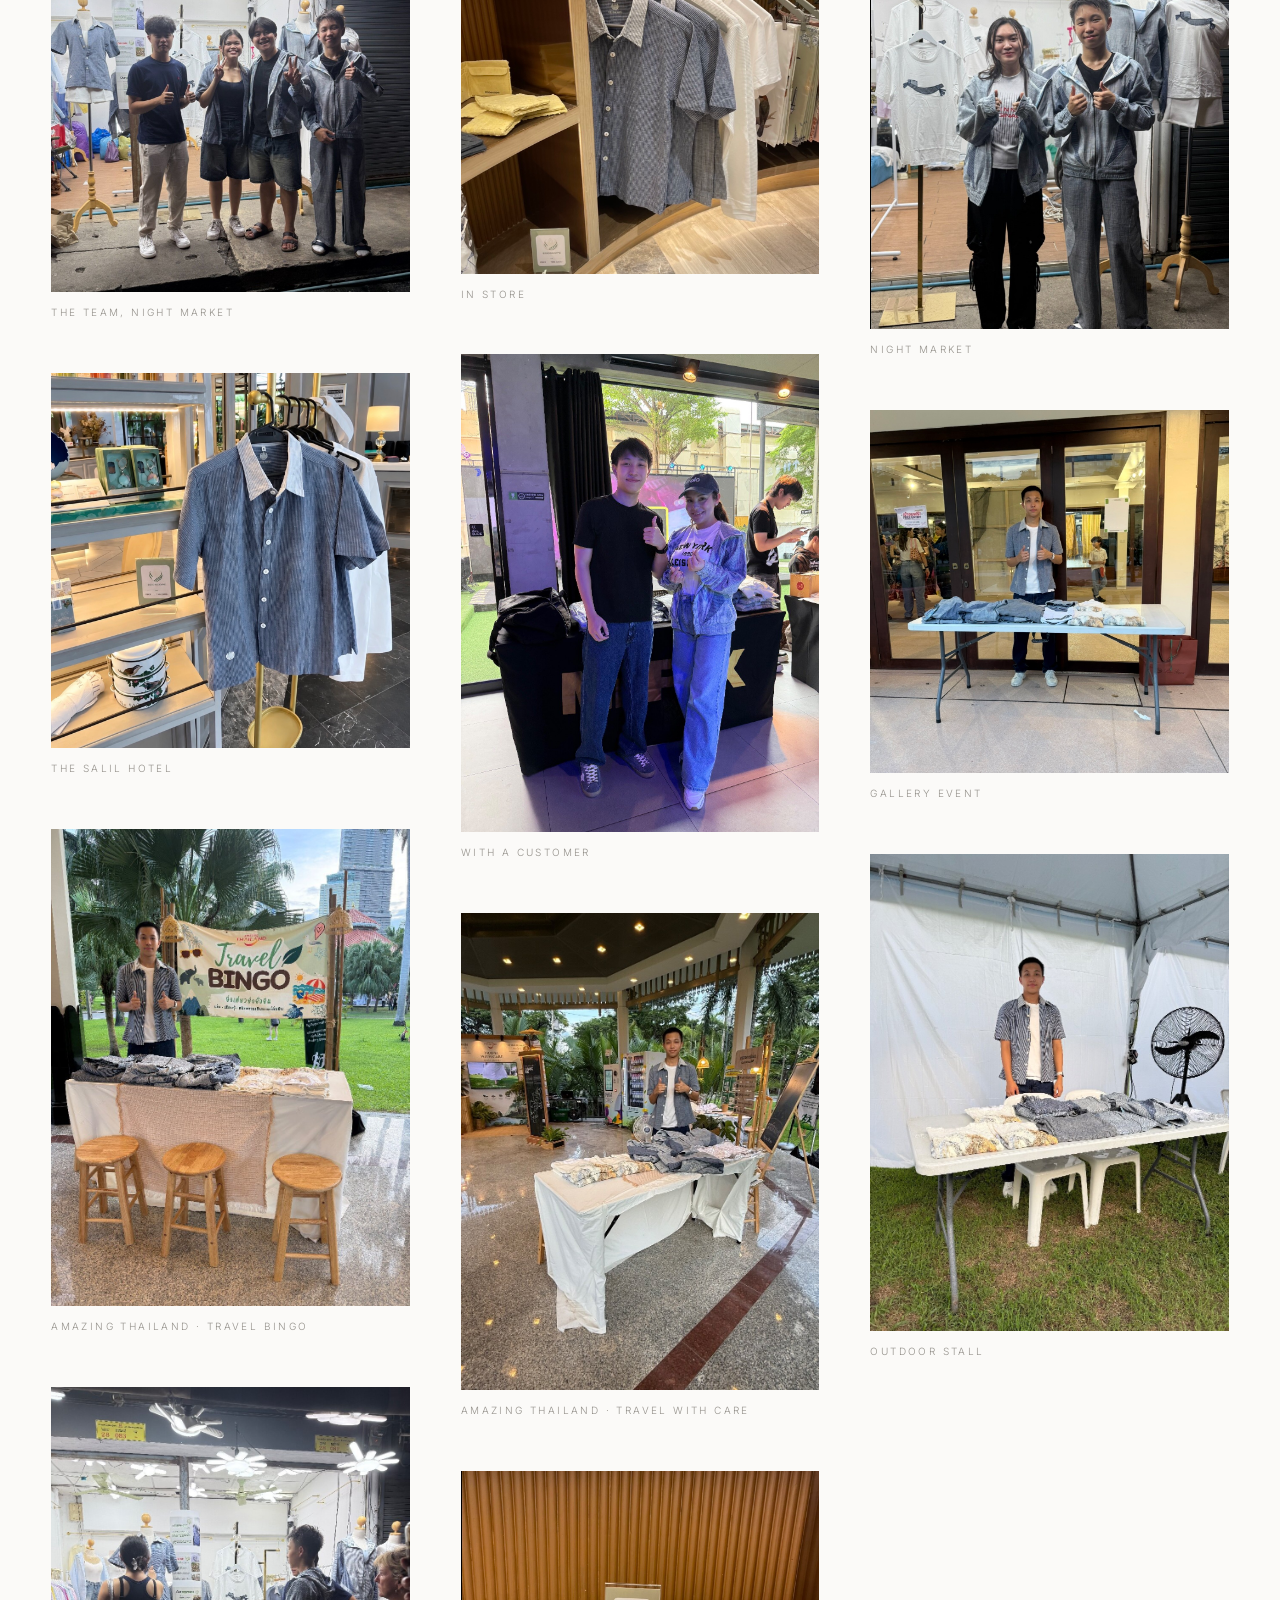
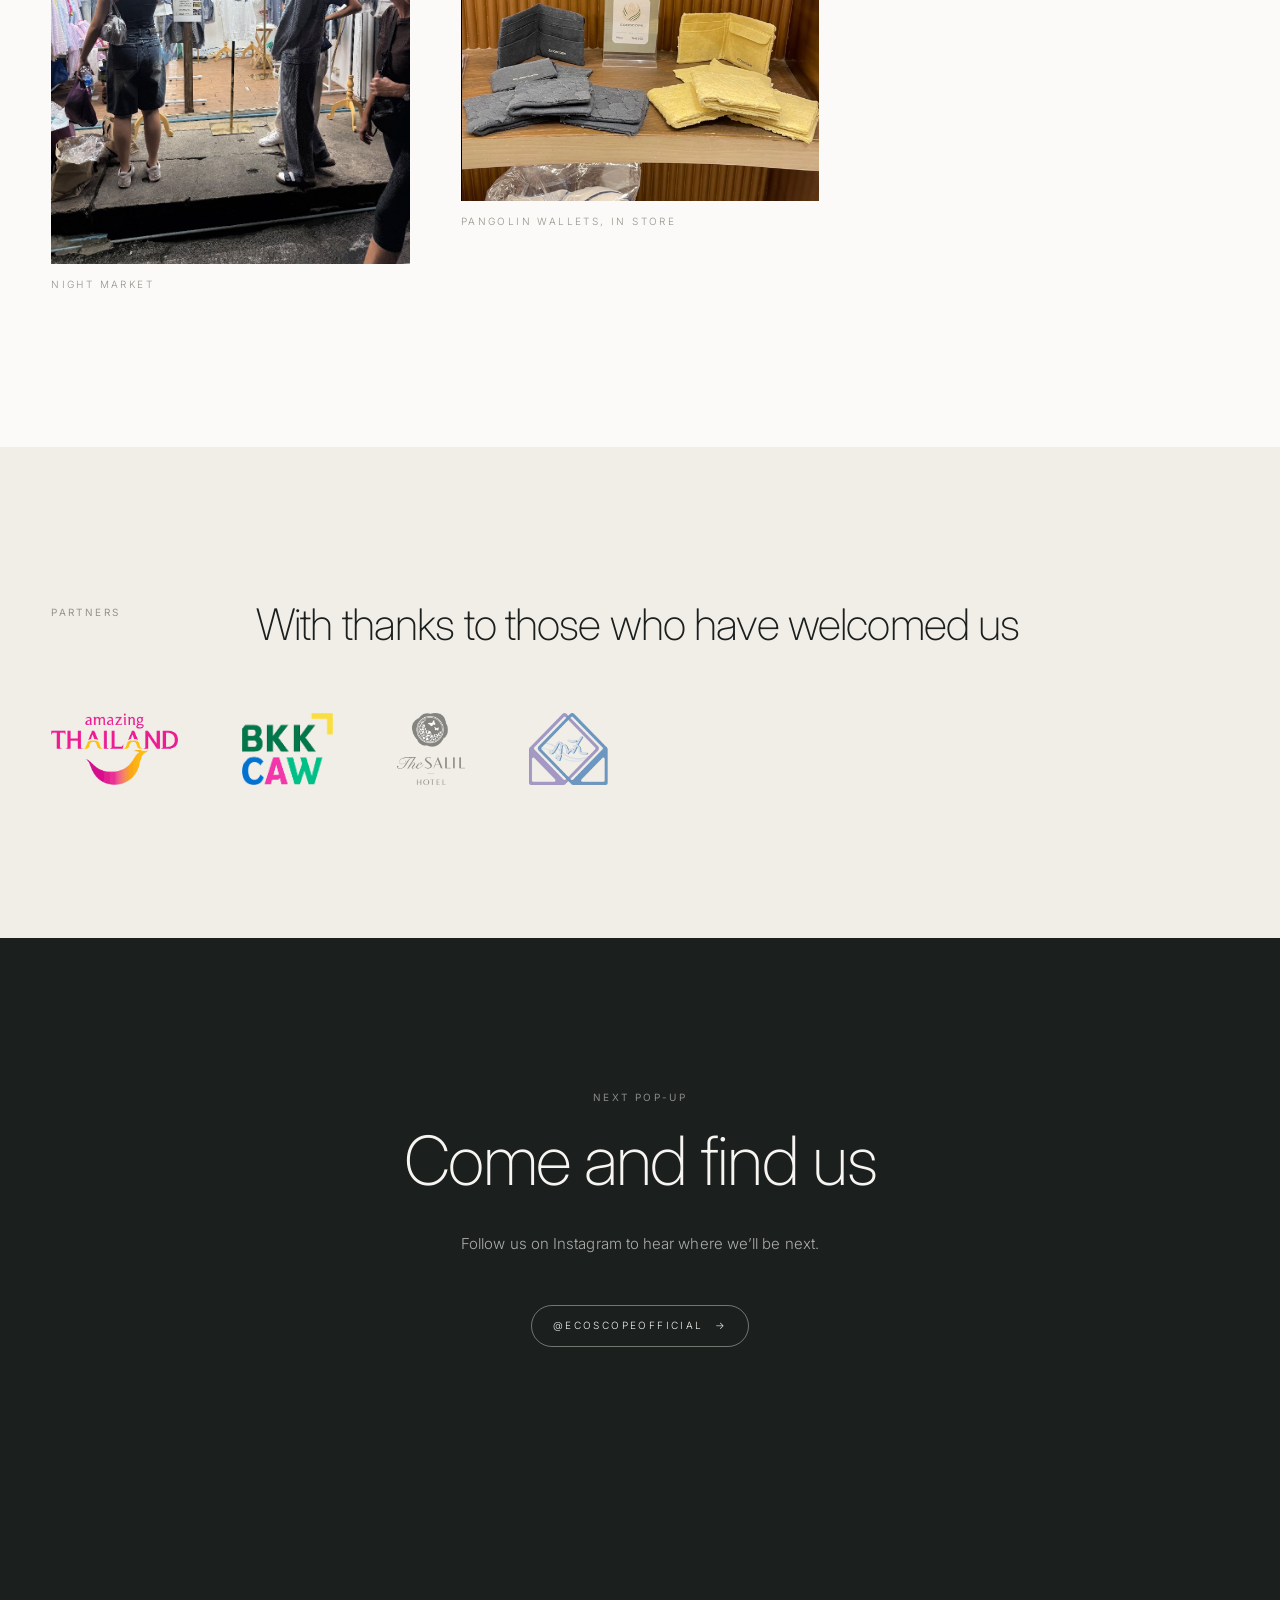
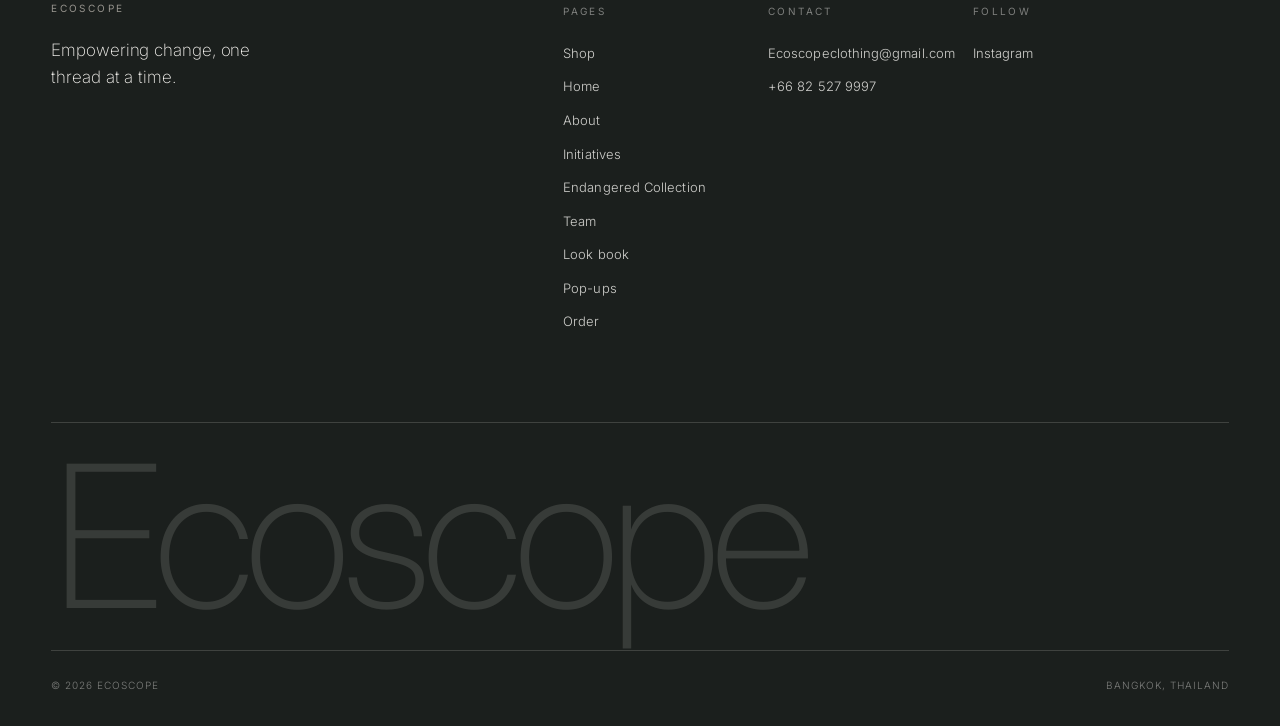
<file: ecoscope/popups.html>
<!doctype html>
<html lang="en">
<head>
<meta charset="utf-8">
<meta name="viewport" content="width=device-width, initial-scale=1">
<title>Pop-ups — Ecoscope</title>
<meta name="description" content="Ecoscope pop-up stores: where we have sold, photos from our stalls, and the partners who have hosted us.">
<link rel="icon" href="assets/img/logo.png">
<meta property="og:title" content="Pop-ups — Ecoscope">
<meta property="og:description" content="Ecoscope pop-up stores: where we have sold, photos from our stalls, and the partners who have hosted us.">
<meta property="og:image" content="assets/img/popups/team.jpg">
<meta property="og:type" content="website">
<link rel="preconnect" href="https://fonts.googleapis.com">
<link rel="preconnect" href="https://fonts.gstatic.com" crossorigin>
<link href="https://fonts.googleapis.com/css2?family=Inter:wght@200;300;400&display=swap" rel="stylesheet">
<link rel="stylesheet" href="assets/css/main.css">
<script>document.documentElement.classList.add("js");</script>
</head>
<body>
<a class="skip" href="#main">Skip to content</a>

<header class="header" data-header>
  <div class="header__inner">
    <a aria-label='Ecoscope — home' class='brand' href='/'>
      <img class="brand__mark" src="assets/img/logo.png" alt="">
      <span class="brand__word">Ecoscope</span>
    </a>
    <nav class="nav" aria-label="Primary">
      <a href='/order#collection'>Shop</a>
      <a href='/'>Home</a>
      <a href='/about'>About</a>
      <a href='/initiatives'>Initiatives</a>
      <a href='/endangered-collection'>Endangered Collection</a>
      <a href='/team'>Team</a>
      <a href='/lookbook'>Look book</a>
      <a aria-current='page' href='/popups'>Pop-ups</a>
    </nav>
    <div class="header__cta">
      <a class='btn' href='/order'>Order <span class="arw">&#8594;</span></a>
      <button class="bagbtn" data-bag-open aria-label="Bag, 0 items">Bag <span class="bagbtn__count" data-bag-count>0</span></button>
    </div>
    <button class="burger" data-burger aria-label="Menu" aria-expanded="false" aria-controls="drawer">
      <span></span><span></span>
    </button>
  </div>
</header>

<div class="drawer" id="drawer" data-drawer aria-hidden="true">
  <nav aria-label="Mobile">
    <a href='/order#collection'>Shop</a>
    <a href='/'>Home</a>
    <a href='/about'>About</a>
    <a href='/initiatives'>Initiatives</a>
    <a href='/endangered-collection'>Endangered Collection</a>
    <a href='/team'>Team</a>
    <a href='/lookbook'>Look book</a>
    <a href='/popups'>Pop-ups</a>
    <a href='/order'>Order</a>
  </nav>
  <div class="drawer__foot">
    <span class="eyebrow">Ecoscopeclothing@gmail.com</span>
    <a class="eyebrow eyebrow--ink" href="https://www.instagram.com/ecoscopeofficial/" target="_blank" rel="noopener">Instagram</a>
  </div>
</div>

<main id="main">
  <section class="hero hero--page">
    <div class="hero__bg hero__bg--strip">
      <img src="assets/img/popups/browsing.jpg" alt="" fetchpriority="high">
      <img src="assets/img/popups/team.jpg" alt="The Ecoscope team at a night-market pop-up" fetchpriority="high">
      <img src="assets/img/popups/tat-bingo.jpg" alt="" fetchpriority="high">
    </div>
    <div class="hero__inner">
      <div class="wrap">
        <div class="hero__meta">
          <span class="eyebrow eyebrow--light">Pop-ups</span>
          <span class="cue eyebrow eyebrow--light"><span class="cue__line" aria-hidden="true"></span>Scroll</span>
        </div>
        <div class="hero__grid">
          <div class="hero__title"><h1 class="display">Eight pop-ups,<br>one conversation<br>at a time</h1></div>
          <div class="hero__aside"><p class="eyebrow eyebrow--light">Markets<br>Parks<br>Hotels<br>Festivals</p></div>
        </div>
      </div>
    </div>
  </section>

  <div class="marquee" aria-hidden="true">
    <div class="marquee__track" data-marquee>
      <span>Pop-up stores</span><span>Amazing Thailand</span><span>Bangkok Climate Action Week</span><span>The Salil Hotel</span><span>Chatuchak Market</span><span>Lumphini Park</span><span>Project X Festival</span><span>Phufa</span>
    </div>
  </div>

  <section class="section">
    <div class="wrap">
      <div class="sec-head">
        <p class="sec-head__label eyebrow reveal">Pop-ups</p>
        <div class="sec-head__body">
          <h2 class="h-section reveal">We take Ecoscope to markets, parks, hotels and festivals, so people can feel the cloth, meet our team, and hear the stories behind each design.</h2>
          <div class="prose mt-3 reveal">
            <p>Our clothes are made to be seen in everyday places, not only online. Every pop-up is a chance to show where our fibre comes from, and to talk about the endangered animals in our Endangered Collection.</p>
          </div>
        </div>
      </div>

      <div class="stats">
        <div class="stat reveal">
          <p class="stat__fig">8</p>
          <p class="stat__label">Pop-up stores so far.</p>
        </div>
        <div class="stat reveal" data-delay="1">
          <p class="stat__fig">200+</p>
          <p class="stat__label">Pieces sold at our stalls.</p>
        </div>
        <div class="stat reveal" data-delay="2">
          <p class="stat__fig">$2,000+</p>
          <p class="stat__label">In sales, with profits going to our artisans and animal conservation groups.</p>
        </div>
        <div class="stat reveal" data-delay="3">
          <p class="stat__fig">4</p>
          <p class="stat__label">Partners, from Amazing Thailand to The Salil Hotel.</p>
        </div>
      </div>
    </div>
  </section>

  <section class="section band">
    <div class="wrap">
      <div class="sec-head">
        <p class="sec-head__label eyebrow reveal">Where we&rsquo;ve sold</p>
        <div class="sec-head__body"><h2 class="h-section reveal">From weekend markets to hotel lobbies</h2></div>
      </div>
      <div class="index">
        <div class="index__row reveal">
          <span class="index__num">01</span>
          <span class="index__title h-item">Amazing Thailand</span>
          <span class="index__text">Tourism Authority of Thailand events: Travel Bingo and Travel with Care</span>
        </div>
        <div class="index__row reveal">
          <span class="index__num">02</span>
          <span class="index__title h-item">Bangkok Climate Action Week</span>
          <span class="index__text">Climate events, Bangkok</span>
        </div>
        <div class="index__row reveal">
          <span class="index__num">03</span>
          <span class="index__title h-item">The Salil Hotel Riverside</span>
          <span class="index__text">Hotel, Bangkok</span>
        </div>
        <div class="index__row reveal">
          <span class="index__num">04</span>
          <span class="index__title h-item">The Salil Hotel Sukhumvit 57</span>
          <span class="index__text">Hotel, Bangkok</span>
        </div>
        <div class="index__row reveal">
          <span class="index__num">05</span>
          <span class="index__title h-item">Chatuchak Market</span>
          <span class="index__text">Market, Bangkok</span>
        </div>
        <div class="index__row reveal">
          <span class="index__num">06</span>
          <span class="index__title h-item">Lumphini Park</span>
          <span class="index__text">Park, Bangkok</span>
        </div>
        <div class="index__row reveal">
          <span class="index__num">07</span>
          <span class="index__title h-item">Project X Festival</span>
          <span class="index__text">Festival</span>
        </div>
        <div class="index__row reveal">
          <span class="index__num">08</span>
          <span class="index__title h-item">Phufa stores</span>
          <span class="index__text">Shops of HRH Princess Maha Chakri Sirindhorn&rsquo;s Phufa initiative</span>
        </div>
      </div>
    </div>
  </section>

  <section class="section">
    <div class="wrap">
      <div class="sec-head">
        <p class="sec-head__label eyebrow reveal">Photos</p>
        <div class="sec-head__body"><p class="lead measure reveal">From our pop-up stalls and the stores that have carried our pieces. Select any image to view it full size.</p></div>
      </div>
      <div class="lb">
        <button class="lb__item reveal" data-lb-item data-full="assets/img/popups/team.jpg" data-alt="The Ecoscope team at a night-market pop-up, with clothes on display behind them">
          <figure class="media"><img src="assets/img/popups/team.jpg" width="1239" height="1315" alt="The Ecoscope team at a night-market pop-up, with clothes on display behind them" loading="lazy"></figure>
          <figcaption class="lb__cap">The team, night market</figcaption>
        </button>
        <button class="lb__item reveal" data-lb-item data-full="assets/img/popups/salil-hotel.jpg" data-alt="A Jaeson T Shirt on a rail in the lobby of The Salil Hotel, beside an Ecoscope price card">
          <figure class="media"><img src="assets/img/popups/salil-hotel.jpg" width="1209" height="1267" alt="A Jaeson T Shirt on a rail in the lobby of The Salil Hotel, beside an Ecoscope price card" loading="lazy"></figure>
          <figcaption class="lb__cap">The Salil Hotel</figcaption>
        </button>
        <button class="lb__item reveal" data-lb-item data-full="assets/img/popups/tat-bingo.jpg" data-alt="An Ecoscope stall at the Amazing Thailand Travel Bingo event">
          <figure class="media"><img src="assets/img/popups/tat-bingo.jpg" width="844" height="1125" alt="An Ecoscope stall at the Amazing Thailand Travel Bingo event" loading="lazy"></figure>
          <figcaption class="lb__cap">Amazing Thailand &middot; Travel Bingo</figcaption>
        </button>
        <button class="lb__item reveal" data-lb-item data-full="assets/img/popups/browsing.jpg" data-alt="Shoppers browsing Ecoscope clothes at a night-market stall">
          <figure class="media"><img src="assets/img/popups/browsing.jpg" width="844" height="1125" alt="Shoppers browsing Ecoscope clothes at a night-market stall" loading="lazy"></figure>
          <figcaption class="lb__cap">Night market</figcaption>
        </button>
        <button class="lb__item reveal" data-lb-item data-full="assets/img/popups/store-shirts.jpg" data-alt="Jaeson T Shirts on a rail and Pangolin Wallets on a shelf in a store">
          <figure class="media"><img src="assets/img/popups/store-shirts.jpg" width="1202" height="1215" alt="Jaeson T Shirts on a rail and Pangolin Wallets on a shelf in a store" loading="lazy"></figure>
          <figcaption class="lb__cap">In store</figcaption>
        </button>
        <button class="lb__item reveal" data-lb-item data-full="assets/img/popups/customer.jpg" data-alt="A member of the Ecoscope team with a customer at a pop-up stall">
          <figure class="media"><img src="assets/img/popups/customer.jpg" width="1125" height="1500" alt="A member of the Ecoscope team with a customer at a pop-up stall" loading="lazy"></figure>
          <figcaption class="lb__cap">With a customer</figcaption>
        </button>
        <button class="lb__item reveal" data-lb-item data-full="assets/img/popups/tat-travel-with-care.jpg" data-alt="An Ecoscope stall at the Amazing Thailand Travel with Care event">
          <figure class="media"><img src="assets/img/popups/tat-travel-with-care.jpg" width="844" height="1125" alt="An Ecoscope stall at the Amazing Thailand Travel with Care event" loading="lazy"></figure>
          <figcaption class="lb__cap">Amazing Thailand &middot; Travel with Care</figcaption>
        </button>
        <button class="lb__item reveal" data-lb-item data-full="assets/img/popups/store-wallets.jpg" data-alt="Grey and yellow Pangolin Wallets on a shop shelf, with an Ecoscope price card">
          <figure class="media"><img src="assets/img/popups/store-wallets.jpg" width="1226" height="1129" alt="Grey and yellow Pangolin Wallets on a shop shelf, with an Ecoscope price card" loading="lazy"></figure>
          <figcaption class="lb__cap">Pangolin Wallets, in store</figcaption>
        </button>
        <button class="lb__item reveal" data-lb-item data-full="assets/img/popups/jackets.jpg" data-alt="Two of the team wearing Ecoscope jackets, with T-shirts on display">
          <figure class="media"><img src="assets/img/popups/jackets.jpg" width="1252" height="1458" alt="Two of the team wearing Ecoscope jackets, with T-shirts on display" loading="lazy"></figure>
          <figcaption class="lb__cap">Night market</figcaption>
        </button>
        <button class="lb__item reveal" data-lb-item data-full="assets/img/popups/gallery-event.jpg" data-alt="A member of the Ecoscope team behind a table of clothes outside a gallery event">
          <figure class="media"><img src="assets/img/popups/gallery-event.jpg" width="1203" height="1221" alt="A member of the Ecoscope team behind a table of clothes outside a gallery event" loading="lazy"></figure>
          <figcaption class="lb__cap">Gallery event</figcaption>
        </button>
        <button class="lb__item reveal" data-lb-item data-full="assets/img/popups/tent.jpg" data-alt="An Ecoscope stall under a white tent outdoors">
          <figure class="media"><img src="assets/img/popups/tent.jpg" width="844" height="1125" alt="An Ecoscope stall under a white tent outdoors" loading="lazy"></figure>
          <figcaption class="lb__cap">Outdoor stall</figcaption>
        </button>
      </div>
    </div>
  </section>

  <section class="section band">
    <div class="wrap">
      <div class="sec-head">
        <p class="sec-head__label eyebrow reveal">Partners</p>
        <div class="sec-head__body"><h2 class="h-section reveal">With thanks to those who have welcomed us</h2></div>
      </div>
      <div class="partners reveal">
        <img src="assets/img/partners/amazing-thailand.png" alt="Amazing Thailand, Tourism Authority of Thailand" loading="lazy">
        <img src="assets/img/partners/bkkcaw.png" alt="Bangkok Climate Action Week" loading="lazy">
        <img src="assets/img/partners/salil.png" alt="The Salil Hotel" loading="lazy">
        <img src="assets/img/partners/phufa.png" alt="Phufa" loading="lazy">
      </div>
    </div>
  </section>

  <section class="section band-dark">
    <div class="wrap" style="text-align:center">
      <p class="eyebrow reveal">Next pop-up</p>
      <h2 class="display--sm display mt-2 reveal" style="margin-inline:auto;max-width:16ch">Come and find us</h2>
      <p class="prose mt-3 reveal" style="margin-inline:auto;text-align:center">Follow us on Instagram to hear where we&rsquo;ll be next.</p>
      <p class="mt-4 reveal"><a class="btn btn--light" href="https://www.instagram.com/ecoscopeofficial/" target="_blank" rel="noopener">@ecoscopeofficial <span class="arw">&#8594;</span></a></p>
    </div>
  </section>

  <div class="lightbox" data-lightbox aria-hidden="true" role="dialog" aria-modal="true" aria-label="Pop-up photo viewer">
    <button class="lightbox__close" data-lb-close>Close</button>
    <button class="lightbox__nav lightbox__nav--prev" data-lb-prev aria-label="Previous image">Prev</button>
    <img data-lb-img alt="">
    <button class="lightbox__nav lightbox__nav--next" data-lb-next aria-label="Next image">Next</button>
    <span class="lightbox__count" data-lb-count></span>
  </div>
</main>

<footer class="footer">
  <div class="wrap">
    <div class="footer__grid">
      <div class="footer__intro">
        <p class="eyebrow">Ecoscope</p>
        <p class="lead mt-2" style="max-width:24ch">Empowering change, one thread at a time.</p>
      </div>
      <div class="footer__col">
        <h3>Pages</h3>
        <ul>
          <li><a href='/order#collection'>Shop</a></li>
          <li><a href='/'>Home</a></li>
          <li><a href='/about'>About</a></li>
          <li><a href='/initiatives'>Initiatives</a></li>
          <li><a href='/endangered-collection'>Endangered Collection</a></li>
          <li><a href='/team'>Team</a></li>
          <li><a href='/lookbook'>Look book</a></li>
          <li><a href='/popups'>Pop-ups</a></li>
          <li><a href='/order'>Order</a></li>
        </ul>
      </div>
      <div class="footer__col">
        <h3>Contact</h3>
        <ul>
          <li><a href="mailto:Ecoscopeclothing@gmail.com">Ecoscopeclothing@gmail.com</a></li>
          <li><a href="tel:+66825279997">+66 82 527 9997</a></li>
        </ul>
      </div>
      <div class="footer__col">
        <h3>Follow</h3>
        <ul>
          <li><a href="https://www.instagram.com/ecoscopeofficial/" target="_blank" rel="noopener">Instagram</a></li>
        </ul>
      </div>
    </div>
    <p class="footer__word" aria-hidden="true">Ecoscope</p>
    <div class="footer__legal">
      <span>&copy; <span data-year>2026</span> Ecoscope</span>
      <span>Bangkok, Thailand</span>
    </div>
  </div>
</footer>


<div class="bag" data-bag aria-hidden="true" role="dialog" aria-modal="true" aria-label="Your bag">
  <div class="bag__scrim" data-bag-scrim></div>
  <div class="bag__panel">
    <div class="bag__head">
      <p class="eyebrow eyebrow--ink">Your bag</p>
      <button class="eyebrow eyebrow--ink" data-bag-close>Close</button>
    </div>
    <div class="bag__items" data-bag-items></div>
    <div class="bag__foot" data-bag-foot hidden>
      <div class="bag__total"><span class="eyebrow">Total</span><strong data-bag-total>0 &#3647;</strong></div>
      <button class="btn btn--solid" data-send-ig>Send order on Instagram <span class="arw">&#8594;</span></button>
      <button class="btn" data-send-mail>Send order by email</button>
      <p class="bag__smallprint">Card payment is coming soon. For now your bag is sent to us as a message and we confirm stock, total and delivery with you directly.</p>
    </div>
  </div>
</div>
<div class="toast" data-toast aria-live="polite"></div>

<script src="assets/js/main.js"></script>
<script src="assets/js/shop.js"></script>
</body>
</html>
</file>
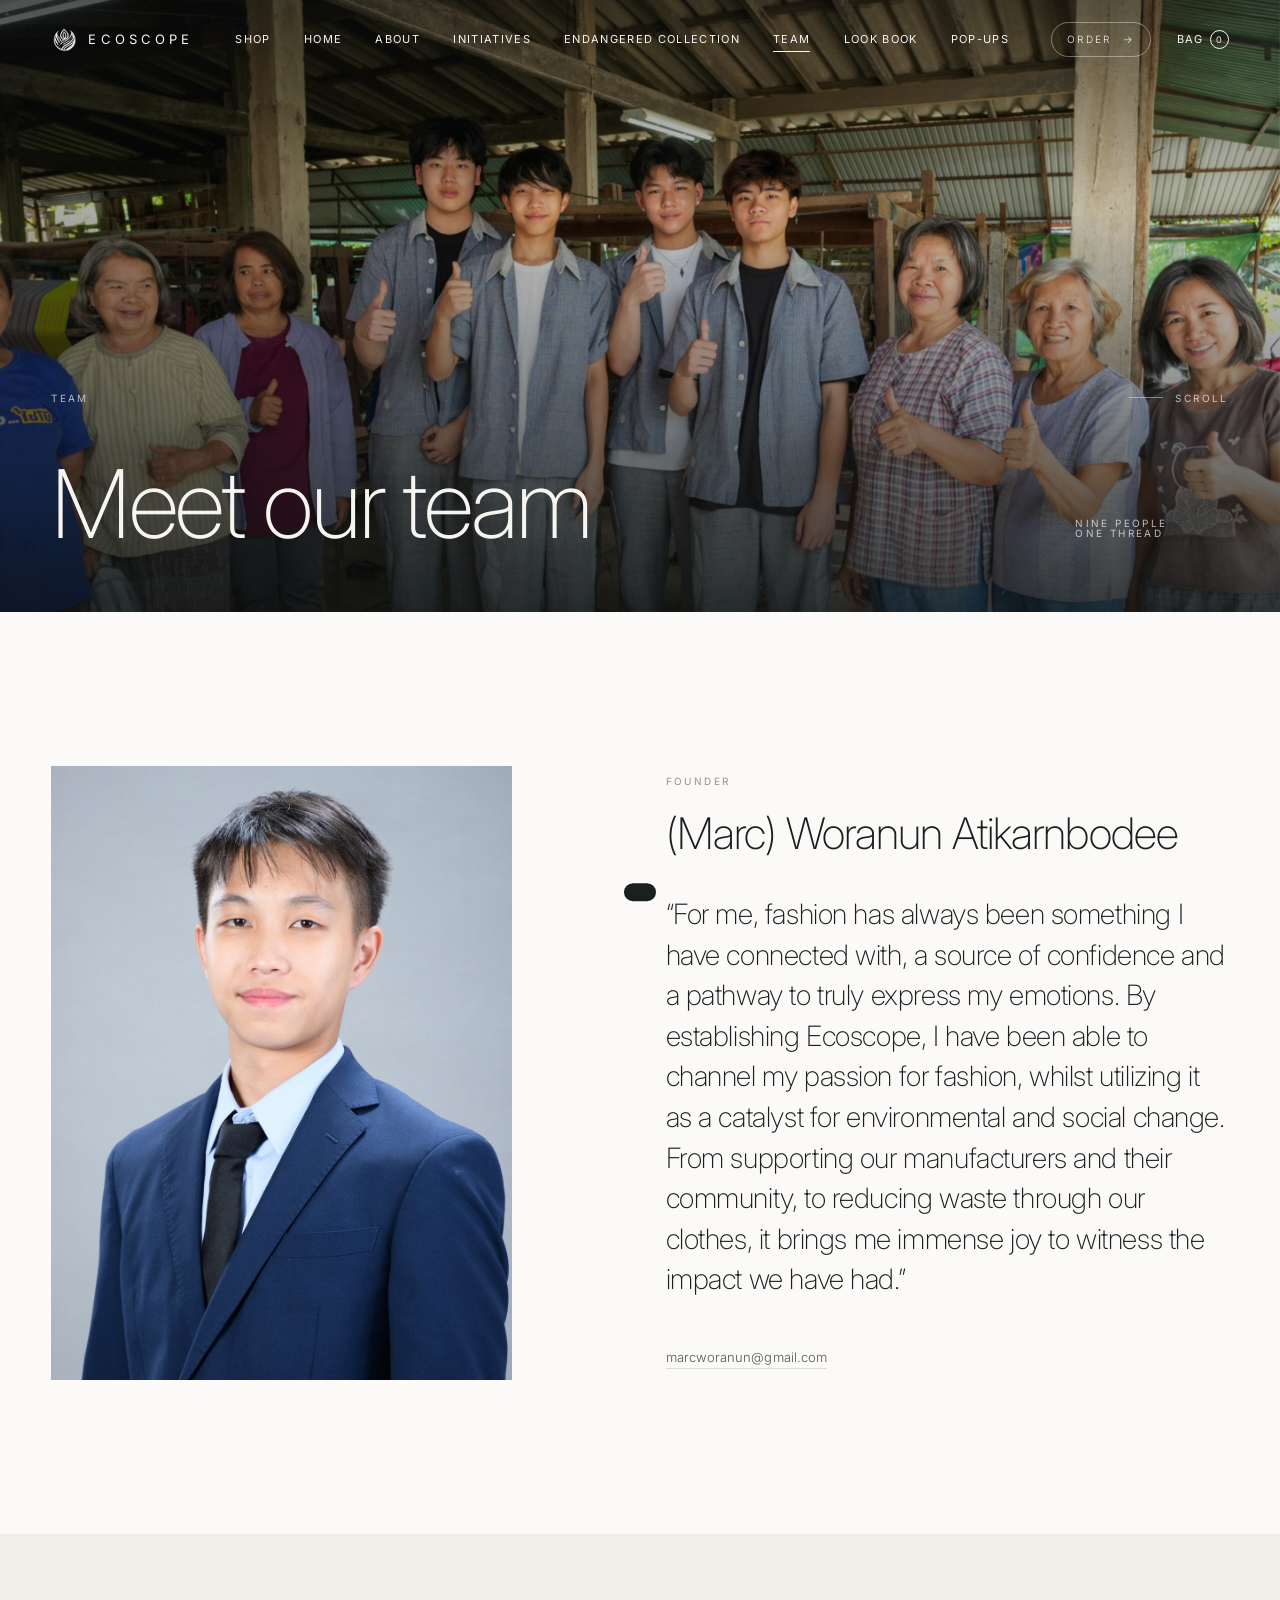
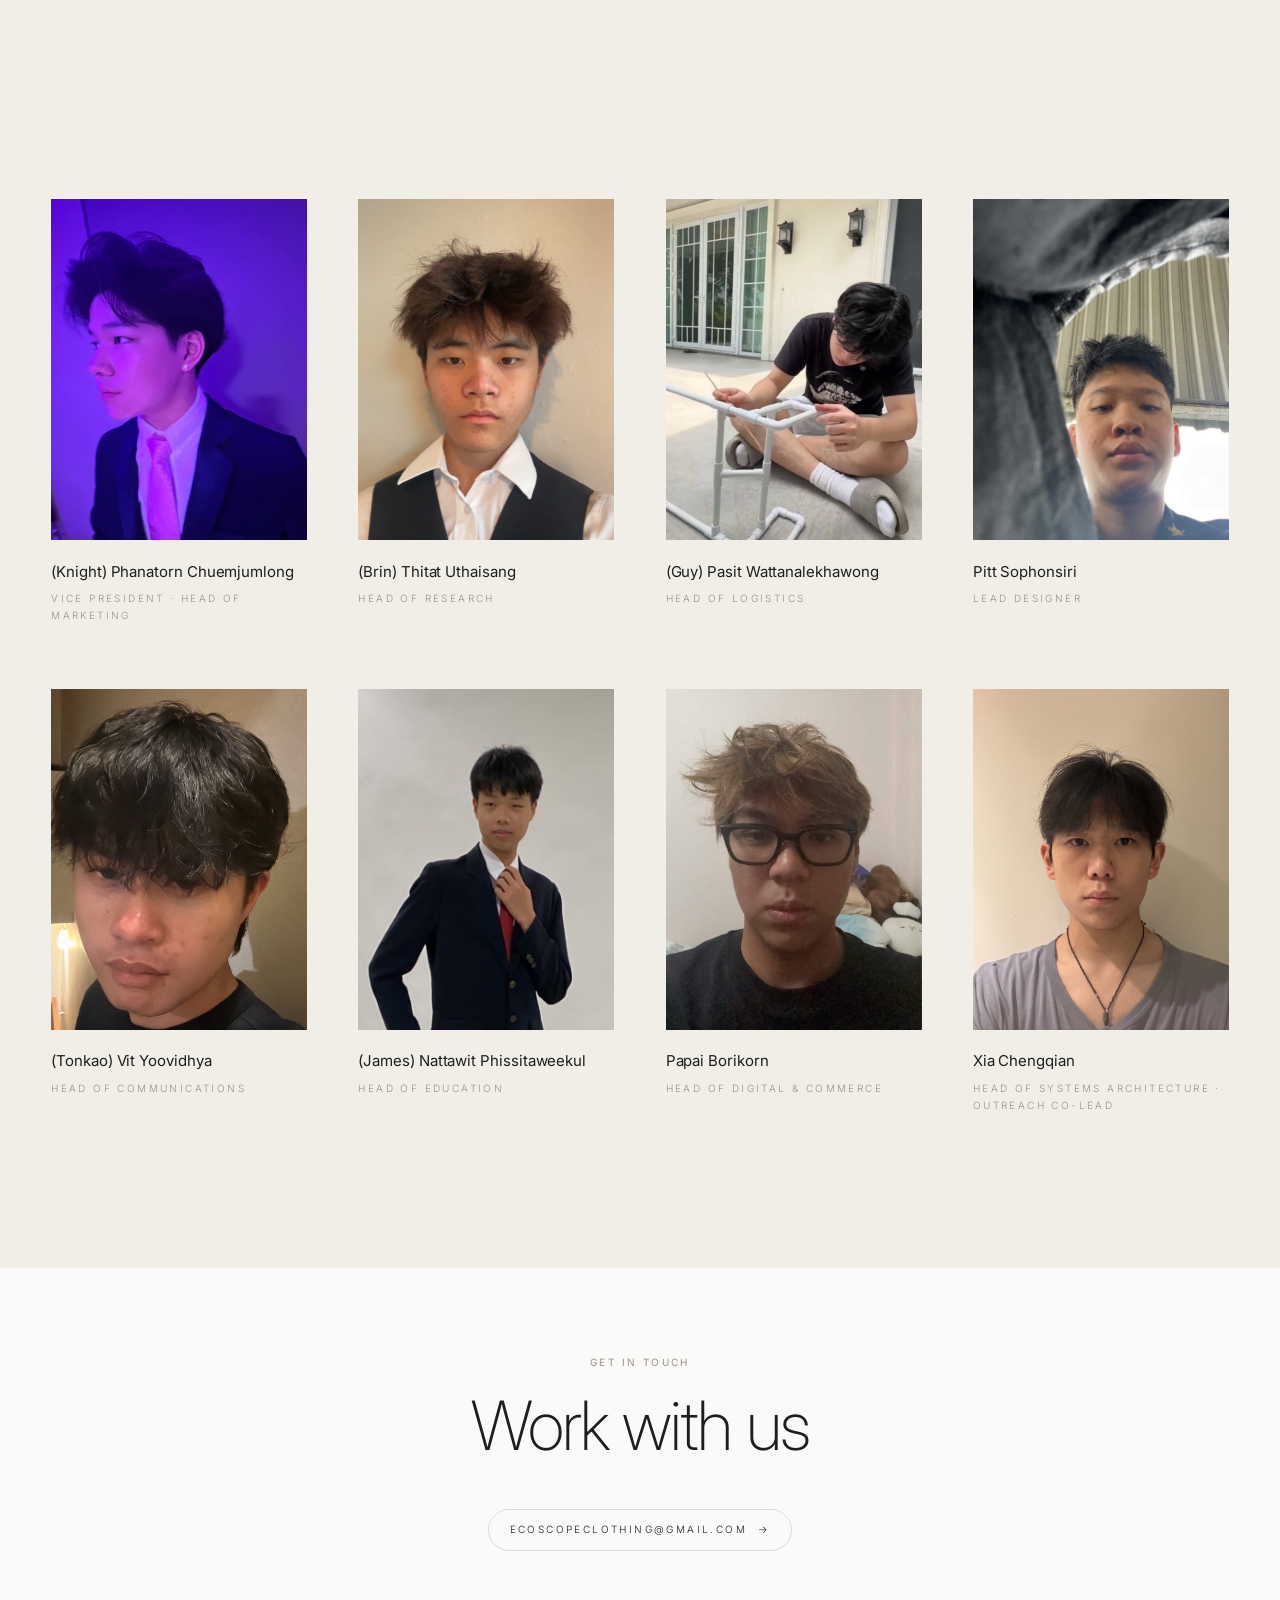
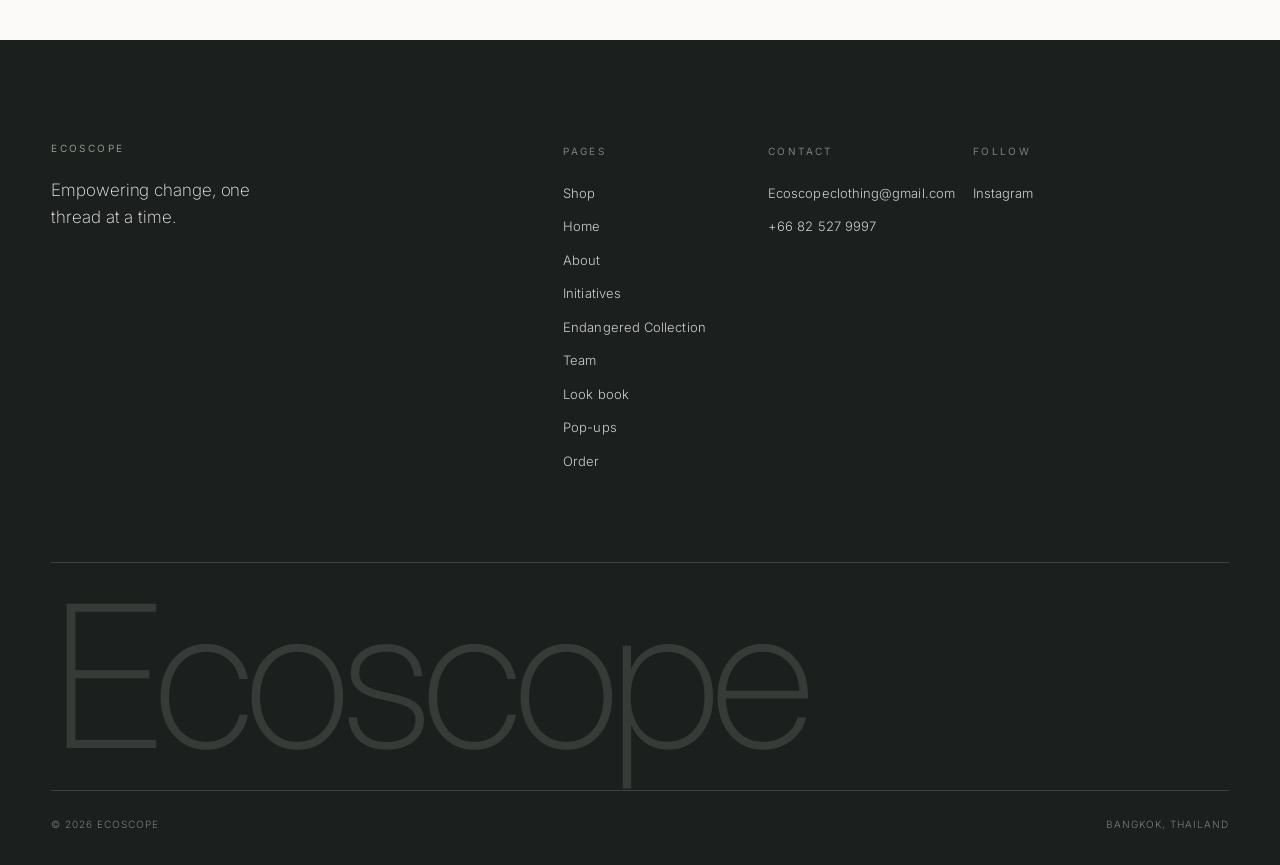
<file: ecoscope/team.html>
<!doctype html>
<html lang="en">
<head>
<meta charset="utf-8">
<meta name="viewport" content="width=device-width, initial-scale=1">
<title>Meet the team — Ecoscope</title>
<meta name="description" content="The people behind Ecoscope.">
<link rel="icon" href="assets/img/logo.png">
<meta property="og:title" content="Meet the team — Ecoscope">
<meta property="og:description" content="The people behind Ecoscope.">
<meta property="og:image" content="assets/img/init-1.jpg">
<meta property="og:type" content="website">
<link rel="preconnect" href="https://fonts.googleapis.com">
<link rel="preconnect" href="https://fonts.gstatic.com" crossorigin>
<link href="https://fonts.googleapis.com/css2?family=Inter:wght@200;300;400&display=swap" rel="stylesheet">
<link rel="stylesheet" href="assets/css/main.css">
<script>document.documentElement.classList.add("js");</script>
</head>
<body>
<a class="skip" href="#main">Skip to content</a>

<header class="header" data-header>
  <div class="header__inner">
    <a aria-label='Ecoscope — home' class='brand' href='/'>
      <img class="brand__mark" src="assets/img/logo.png" alt="">
      <span class="brand__word">Ecoscope</span>
    </a>
    <nav class="nav" aria-label="Primary">
      <a href='/order#collection'>Shop</a>
      <a href='/'>Home</a>
      <a href='/about'>About</a>
      <a href='/initiatives'>Initiatives</a>
      <a href='/endangered-collection'>Endangered Collection</a>
      <a aria-current='page' href='/team'>Team</a>
      <a href='/lookbook'>Look book</a>
      <a href='/popups'>Pop-ups</a>
    </nav>
    <div class="header__cta">
      <a class='btn' href='/order'>Order <span class="arw">&#8594;</span></a>
      <button class="bagbtn" data-bag-open aria-label="Bag, 0 items">Bag <span class="bagbtn__count" data-bag-count>0</span></button>
    </div>
    <button class="burger" data-burger aria-label="Menu" aria-expanded="false" aria-controls="drawer">
      <span></span><span></span>
    </button>
  </div>
</header>

<div class="drawer" id="drawer" data-drawer aria-hidden="true">
  <nav aria-label="Mobile">
    <a href='/order#collection'>Shop</a>
    <a href='/'>Home</a>
    <a href='/about'>About</a>
    <a href='/initiatives'>Initiatives</a>
    <a href='/endangered-collection'>Endangered Collection</a>
    <a href='/team'>Team</a>
    <a href='/lookbook'>Look book</a>
    <a href='/popups'>Pop-ups</a>
    <a href='/order'>Order</a>
  </nav>
  <div class="drawer__foot">
    <span class="eyebrow">Ecoscopeclothing@gmail.com</span>
    <a class="eyebrow eyebrow--ink" href="https://www.instagram.com/ecoscopeofficial/" target="_blank" rel="noopener">Instagram</a>
  </div>
</div>

<main id="main">
  <section class="hero hero--short">
    <div class="hero__bg">
      <img src="assets/img/init-1.jpg" alt="The Ecoscope team with the Jaeson village community" fetchpriority="high">
    </div>
    <div class="hero__inner">
      <div class="wrap">
        <div class="hero__meta">
          <span class="eyebrow eyebrow--light">Team</span>
          <span class="cue eyebrow eyebrow--light"><span class="cue__line" aria-hidden="true"></span>Scroll</span>
        </div>
        <div class="hero__grid">
          <div class="hero__title"><h1 class="display">Meet our team</h1></div>
          <div class="hero__aside"><p class="eyebrow eyebrow--light">Nine people<br>One thread</p></div>
        </div>
      </div>
    </div>
  </section>

  <section class="section">
    <div class="wrap">
      <div class="founder">
        <div class="founder__media reveal">
          <figure class="media media--3x4"><img src="assets/img/team/marc-atikarnbodee.jpg" alt="Woranun (Marc) Atikarnbodee" loading="lazy"></figure>
        </div>
        <div class="founder__body reveal" data-delay="1">
          <p class="eyebrow">Founder</p>
          <h2 class="h-section mt-2">(Marc) Woranun Atikarnbodee</h2>
          <blockquote class="quote mt-3">&ldquo;For me, fashion has always been something I have connected with, a source of confidence and a pathway to truly express my emotions. By establishing Ecoscope, I have been able to channel my passion for fashion, whilst utilizing it as a catalyst for environmental and social change. From supporting our manufacturers and their community, to reducing waste through our clothes, it brings me immense joy to witness the impact we have had.&rdquo;</blockquote>
          <p class="mt-3"><a class="member__mail" href="mailto:marcworanun@gmail.com">marcworanun@gmail.com</a></p>
        </div>
      </div>
    </div>
  </section>



  <section class="section band">
    <div class="wrap">
      <div class="sec-head">
        <p class="sec-head__label eyebrow reveal">The team</p>
        <div class="sec-head__body"><h2 class="h-section reveal">Everyone who keeps a thread of this running.</h2></div>
      </div>

      <div class="team">
        <article class="member reveal">
          <figure class="media media--3x4"><img src="assets/img/team-2.jpg" alt="Phanatorn (Knight) Chuemjumlong" loading="lazy"></figure>
          <h3 class="member__name">(Knight) Phanatorn Chuemjumlong</h3>
          <p class="member__role">Vice president &middot; Head of marketing</p>
        </article>
        <article class="member reveal" data-delay="1">
          <figure class="media media--3x4"><img src="assets/img/team-3.jpg" alt="Thitat (Brin) Uthaisang" loading="lazy"></figure>
          <h3 class="member__name">(Brin) Thitat Uthaisang</h3>
          <p class="member__role">Head of research</p>
        </article>
        <article class="member reveal" data-delay="2">
          <figure class="media media--3x4"><img src="assets/img/team-4.jpg" alt="Pasit (Guy) Wattanalekhawong" loading="lazy"></figure>
          <h3 class="member__name">(Guy) Pasit Wattanalekhawong</h3>
          <p class="member__role">Head of logistics</p>
        </article>
        <article class="member reveal" data-delay="3">
          <figure class="media media--3x4"><img src="assets/img/team-5.jpg" alt="Pitt Sophonsiri" loading="lazy"></figure>
          <h3 class="member__name">Pitt Sophonsiri</h3>
          <p class="member__role">Lead designer</p>
        </article>
        <article class="member reveal">
          <figure class="media media--3x4"><img src="assets/img/team-6.jpg" alt="Vit (Tonkao) Yoovidhya" loading="lazy"></figure>
          <h3 class="member__name">(Tonkao) Vit Yoovidhya</h3>
          <p class="member__role">Head of communications</p>
        </article>
        <article class="member reveal" data-delay="1">
          <figure class="media media--3x4"><img src="assets/img/team-7.jpg" alt="Nattawit (James) Phissitaweekul" loading="lazy"></figure>
          <h3 class="member__name">(James) Nattawit Phissitaweekul</h3>
          <p class="member__role">Head of education</p>
        </article>
        <article class="member reveal" data-delay="2">
          <figure class="media media--3x4"><img src="assets/img/team/papai-borikorn.jpg" alt="Papai Borikorn" loading="lazy"></figure>
          <h3 class="member__name">Papai Borikorn</h3>
          <p class="member__role">Head of digital &amp; commerce</p>
        </article>
        <article class="member reveal" data-delay="3">
          <figure class="media media--3x4"><img src="assets/img/team/xia-chengqian.jpg" alt="Xia Chengqian" loading="lazy"></figure>
          <h3 class="member__name">Xia Chengqian</h3>
          <p class="member__role">Head of systems architecture &middot; Outreach co-lead</p>
        </article>
      </div>
    </div>
  </section>

  <section class="section section--tight">
    <div class="wrap" style="text-align:center">
      <p class="eyebrow reveal">Get in touch</p>
      <h2 class="display--sm display mt-2 reveal" style="margin-inline:auto;max-width:16ch">Work with us</h2>
      <p class="mt-4 reveal"><a class="btn" href="mailto:Ecoscopeclothing@gmail.com">Ecoscopeclothing@gmail.com <span class="arw">&#8594;</span></a></p>
    </div>
  </section>
</main>

<footer class="footer">
  <div class="wrap">
    <div class="footer__grid">
      <div class="footer__intro">
        <p class="eyebrow">Ecoscope</p>
        <p class="lead mt-2" style="max-width:24ch">Empowering change, one thread at a time.</p>
      </div>
      <div class="footer__col">
        <h3>Pages</h3>
        <ul>
          <li><a href='/order#collection'>Shop</a></li>
          <li><a href='/'>Home</a></li>
          <li><a href='/about'>About</a></li>
          <li><a href='/initiatives'>Initiatives</a></li>
          <li><a href='/endangered-collection'>Endangered Collection</a></li>
          <li><a href='/team'>Team</a></li>
          <li><a href='/lookbook'>Look book</a></li>
          <li><a href='/popups'>Pop-ups</a></li>
          <li><a href='/order'>Order</a></li>
        </ul>
      </div>
      <div class="footer__col">
        <h3>Contact</h3>
        <ul>
          <li><a href="mailto:Ecoscopeclothing@gmail.com">Ecoscopeclothing@gmail.com</a></li>
          <li><a href="tel:+66825279997">+66 82 527 9997</a></li>
        </ul>
      </div>
      <div class="footer__col">
        <h3>Follow</h3>
        <ul>
          <li><a href="https://www.instagram.com/ecoscopeofficial/" target="_blank" rel="noopener">Instagram</a></li>
        </ul>
      </div>
    </div>
    <p class="footer__word" aria-hidden="true">Ecoscope</p>
    <div class="footer__legal">
      <span>&copy; <span data-year>2026</span> Ecoscope</span>
      <span>Bangkok, Thailand</span>
    </div>
  </div>
</footer>


<!-- ================= BAG ================= -->
<div class="bag" data-bag aria-hidden="true" role="dialog" aria-modal="true" aria-label="Your bag">
  <div class="bag__scrim" data-bag-scrim></div>
  <div class="bag__panel">
    <div class="bag__head">
      <p class="eyebrow eyebrow--ink">Your bag</p>
      <button class="eyebrow eyebrow--ink" data-bag-close>Close</button>
    </div>
    <div class="bag__items" data-bag-items></div>
    <div class="bag__foot" data-bag-foot hidden>
      <div class="bag__total"><span class="eyebrow">Total</span><strong data-bag-total>0 &#3647;</strong></div>
      <button class="btn btn--solid" data-send-ig>Send order on Instagram <span class="arw">&#8594;</span></button>
      <button class="btn" data-send-mail>Send order by email</button>
      <p class="bag__smallprint">Card payment is coming soon. For now your bag is sent to us as a message and we confirm stock, total and delivery with you directly.</p>
    </div>
  </div>
</div>
<div class="toast" data-toast aria-live="polite"></div>

<script src="assets/js/main.js"></script>
<script src="assets/js/shop.js"></script>
</body>
</html>
</file>
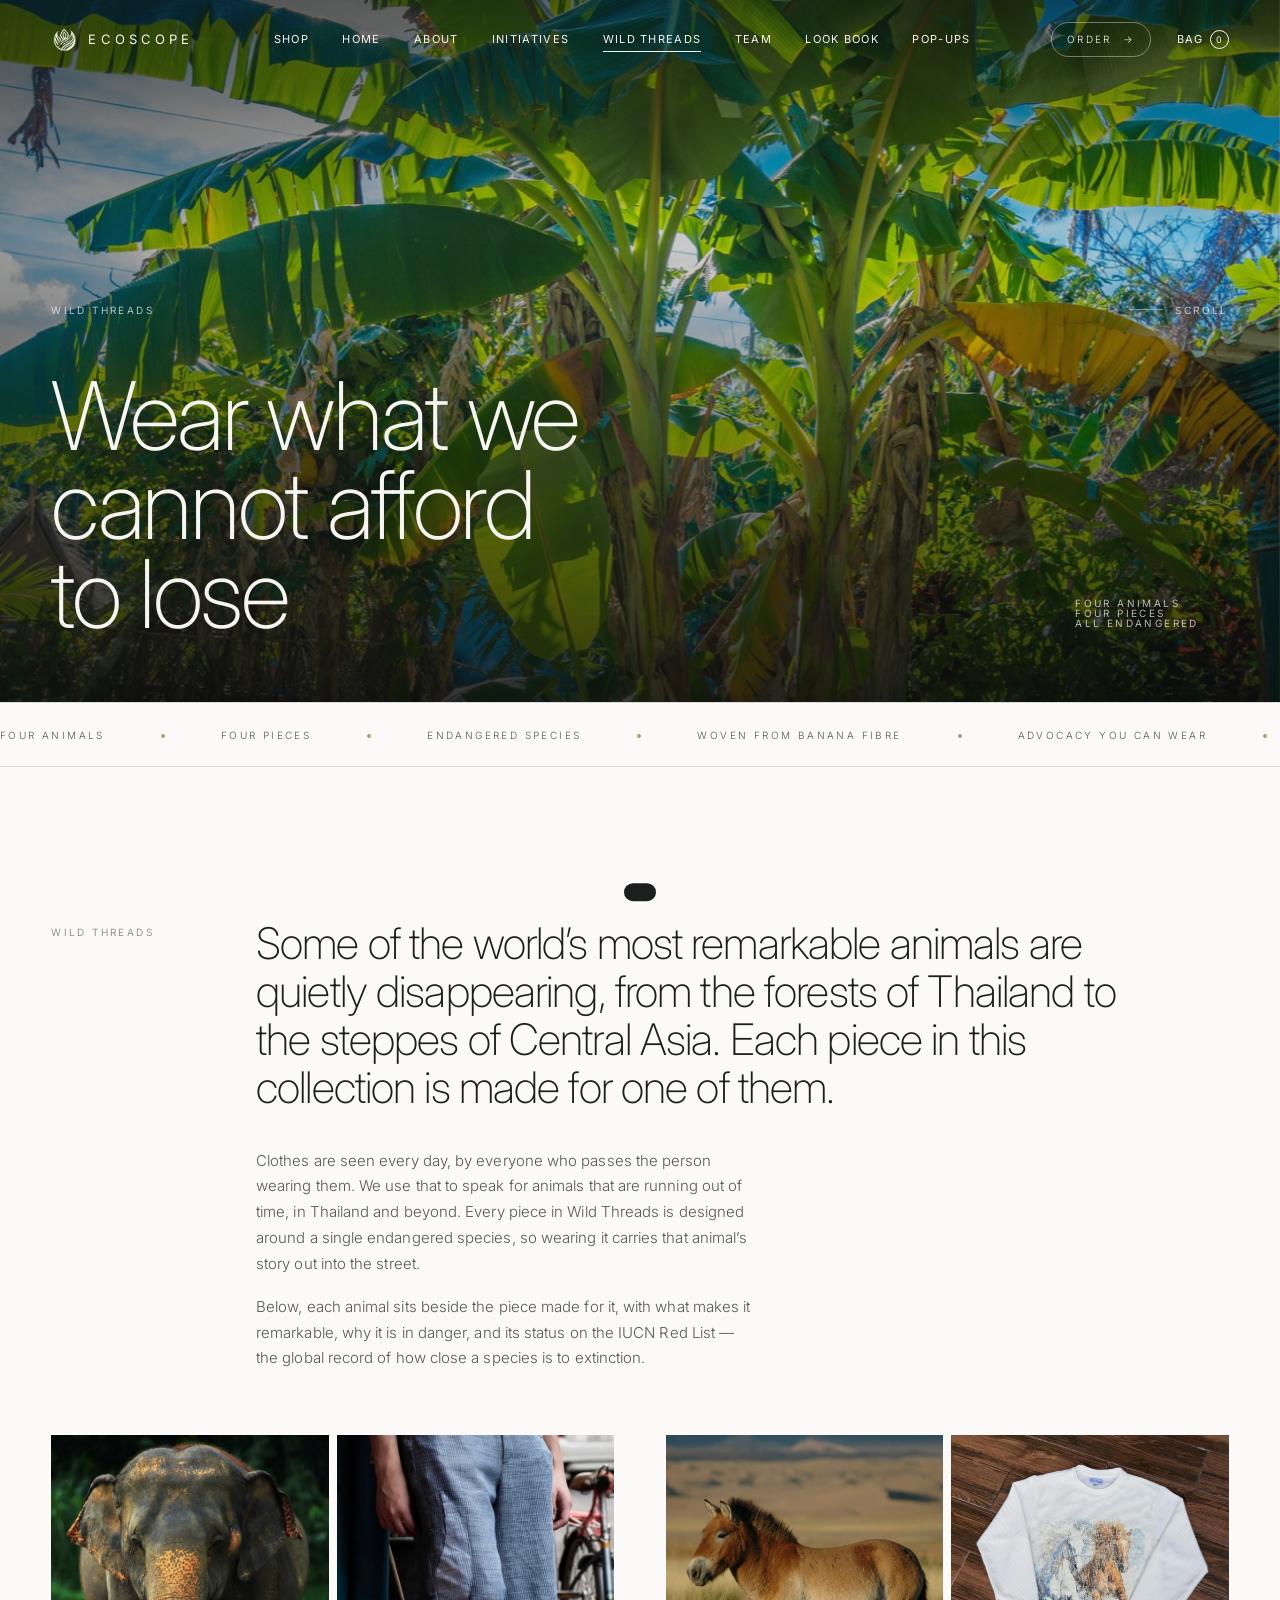
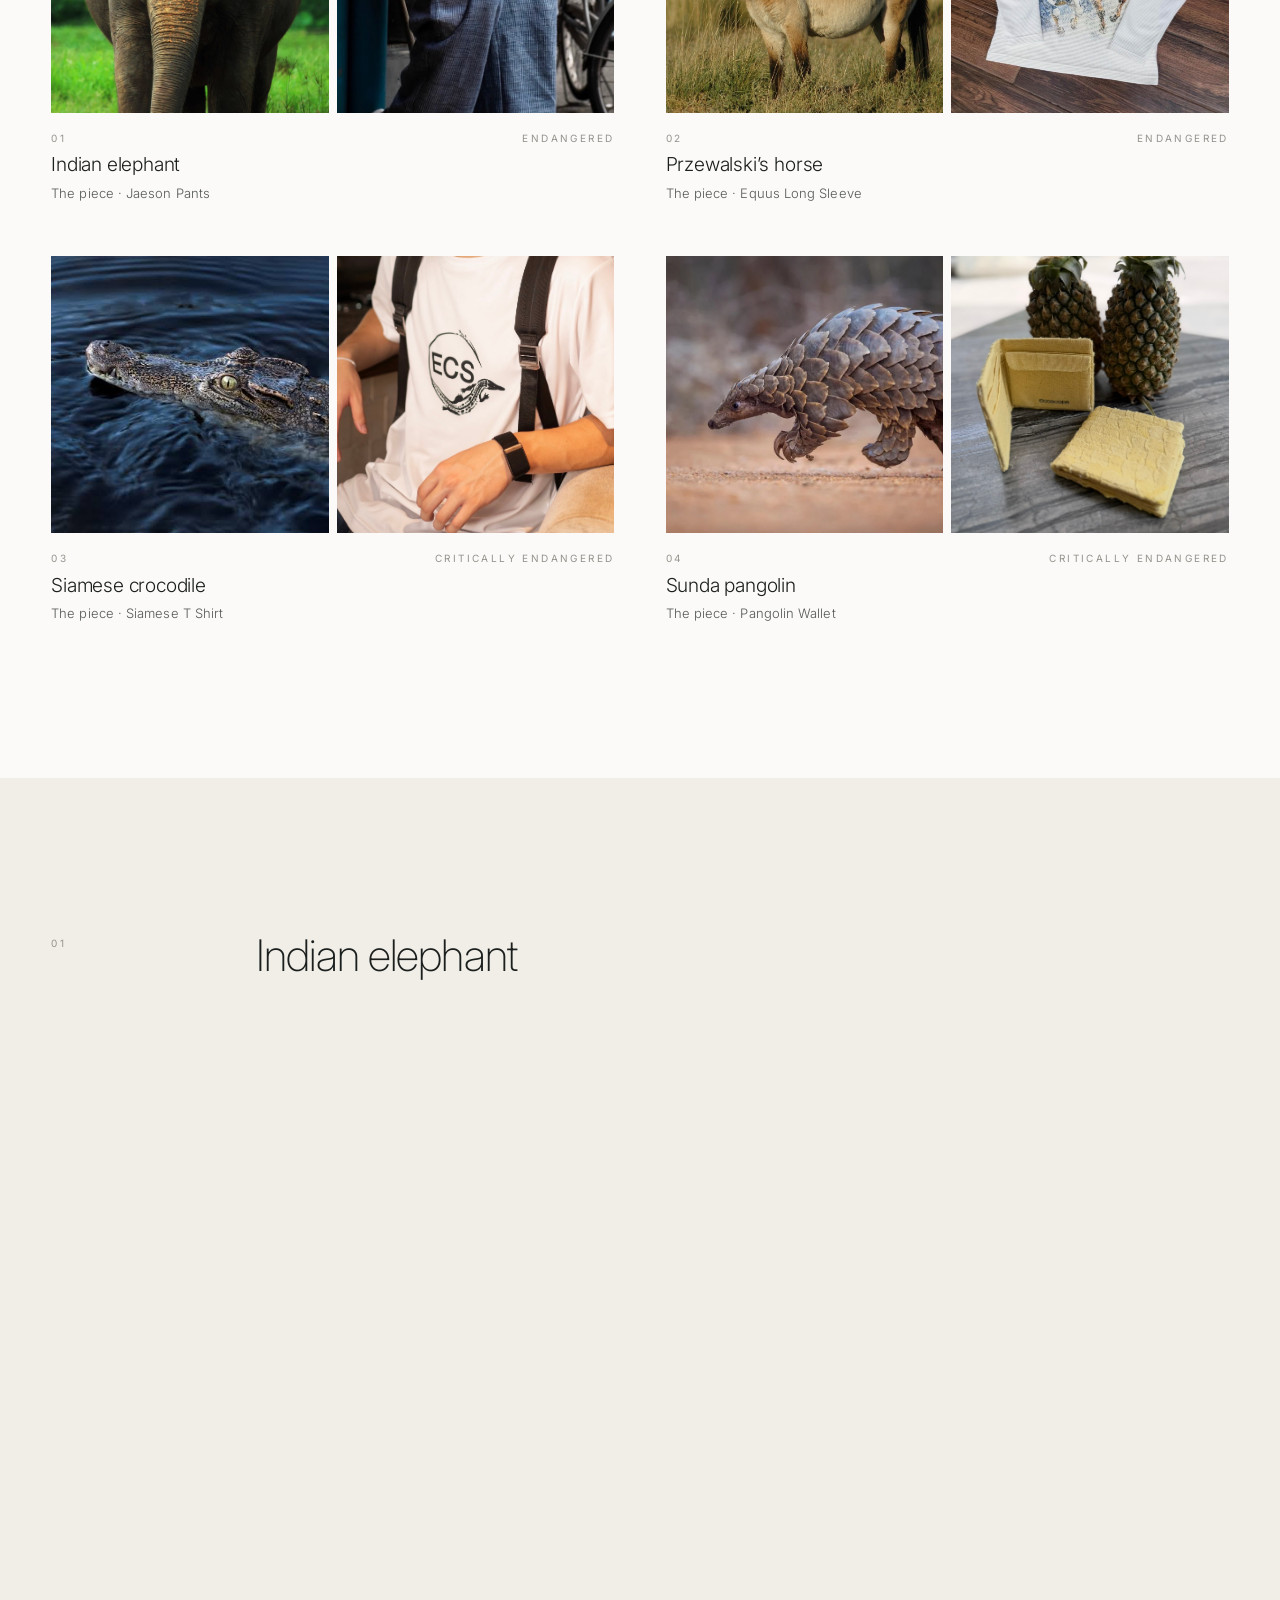
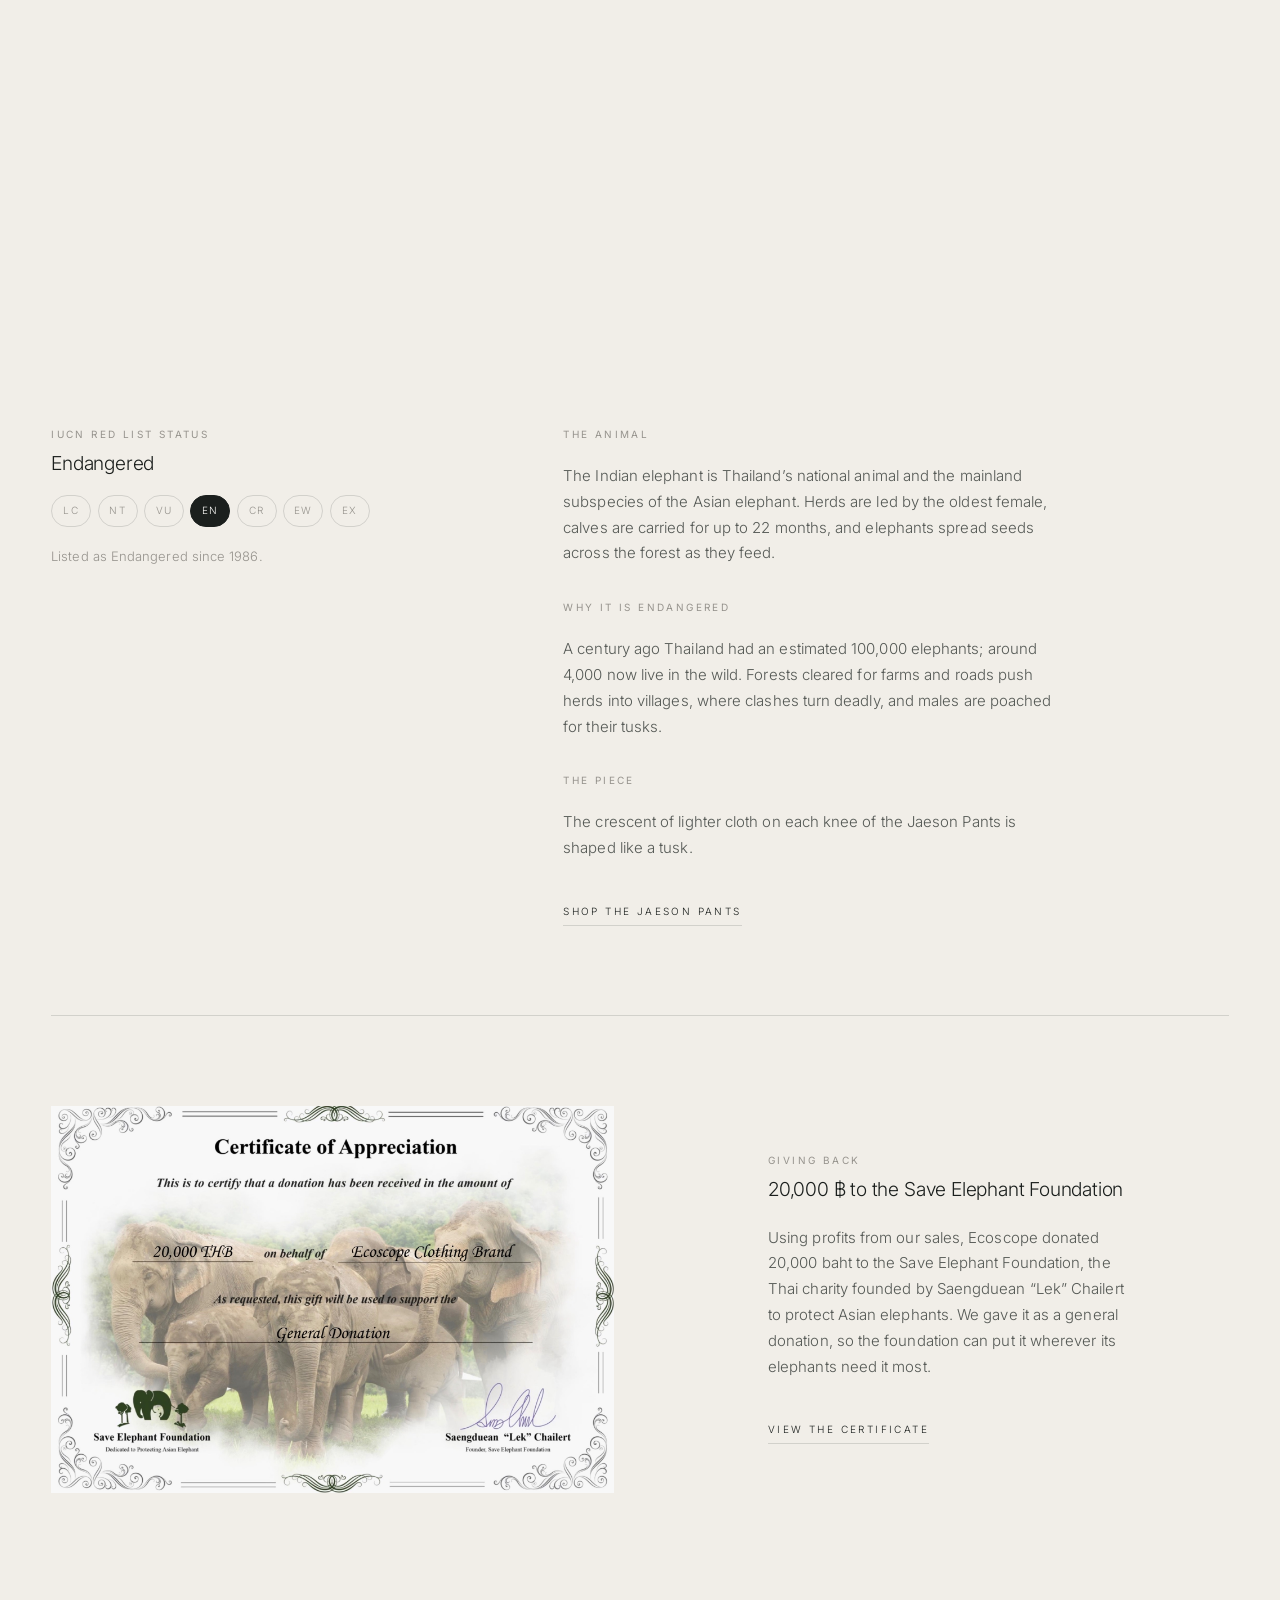
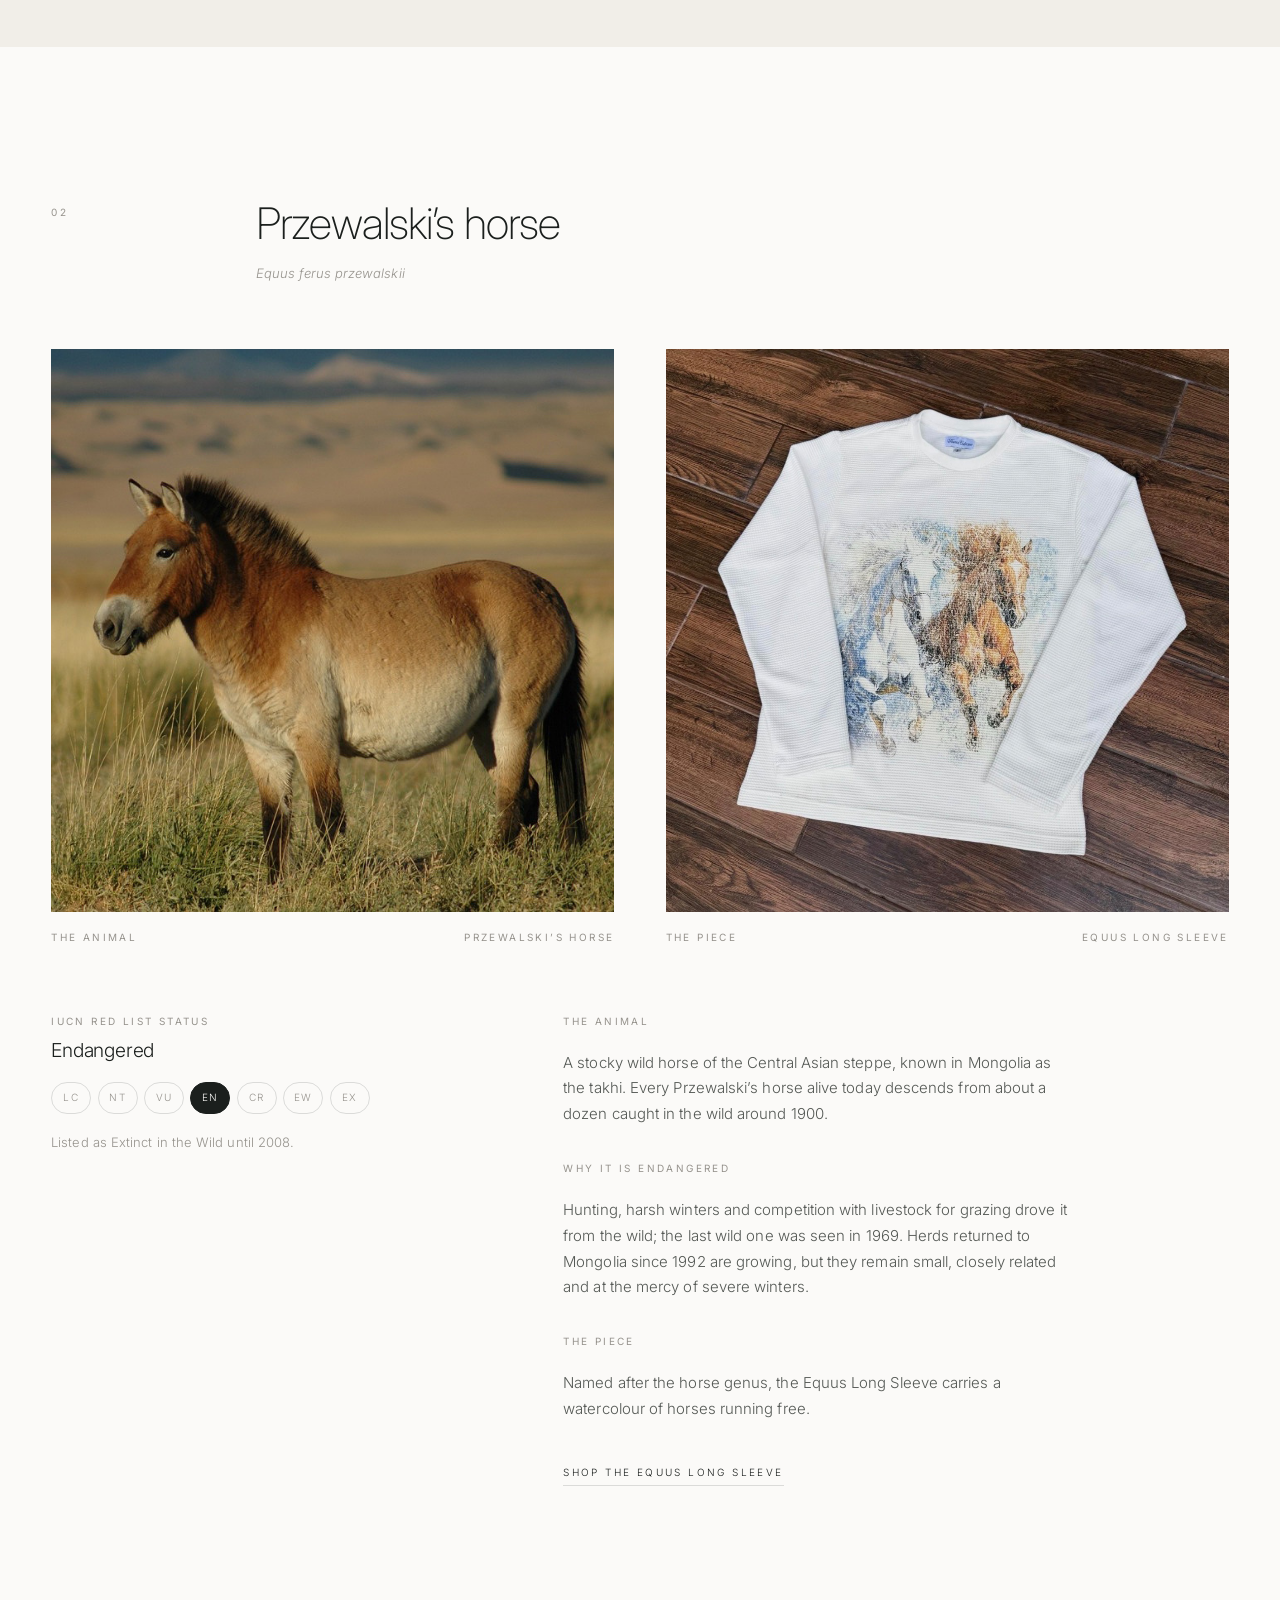
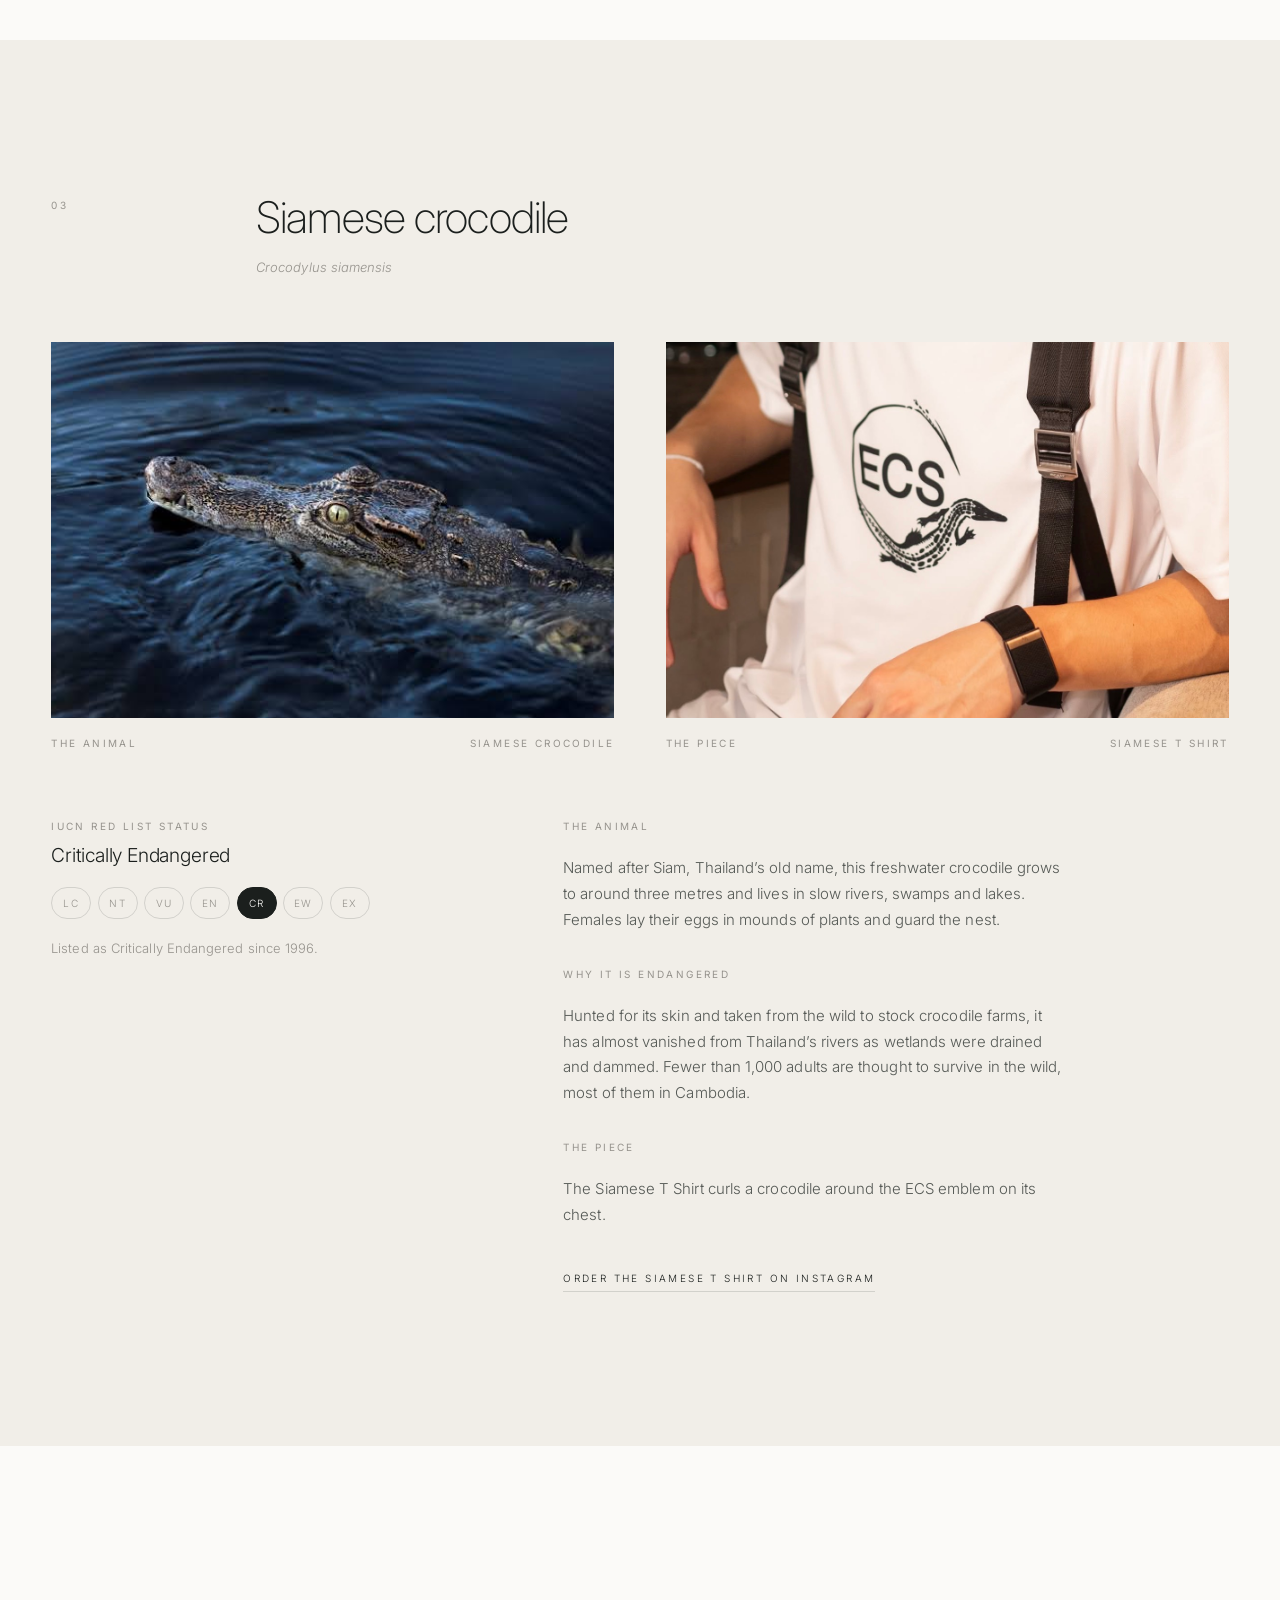
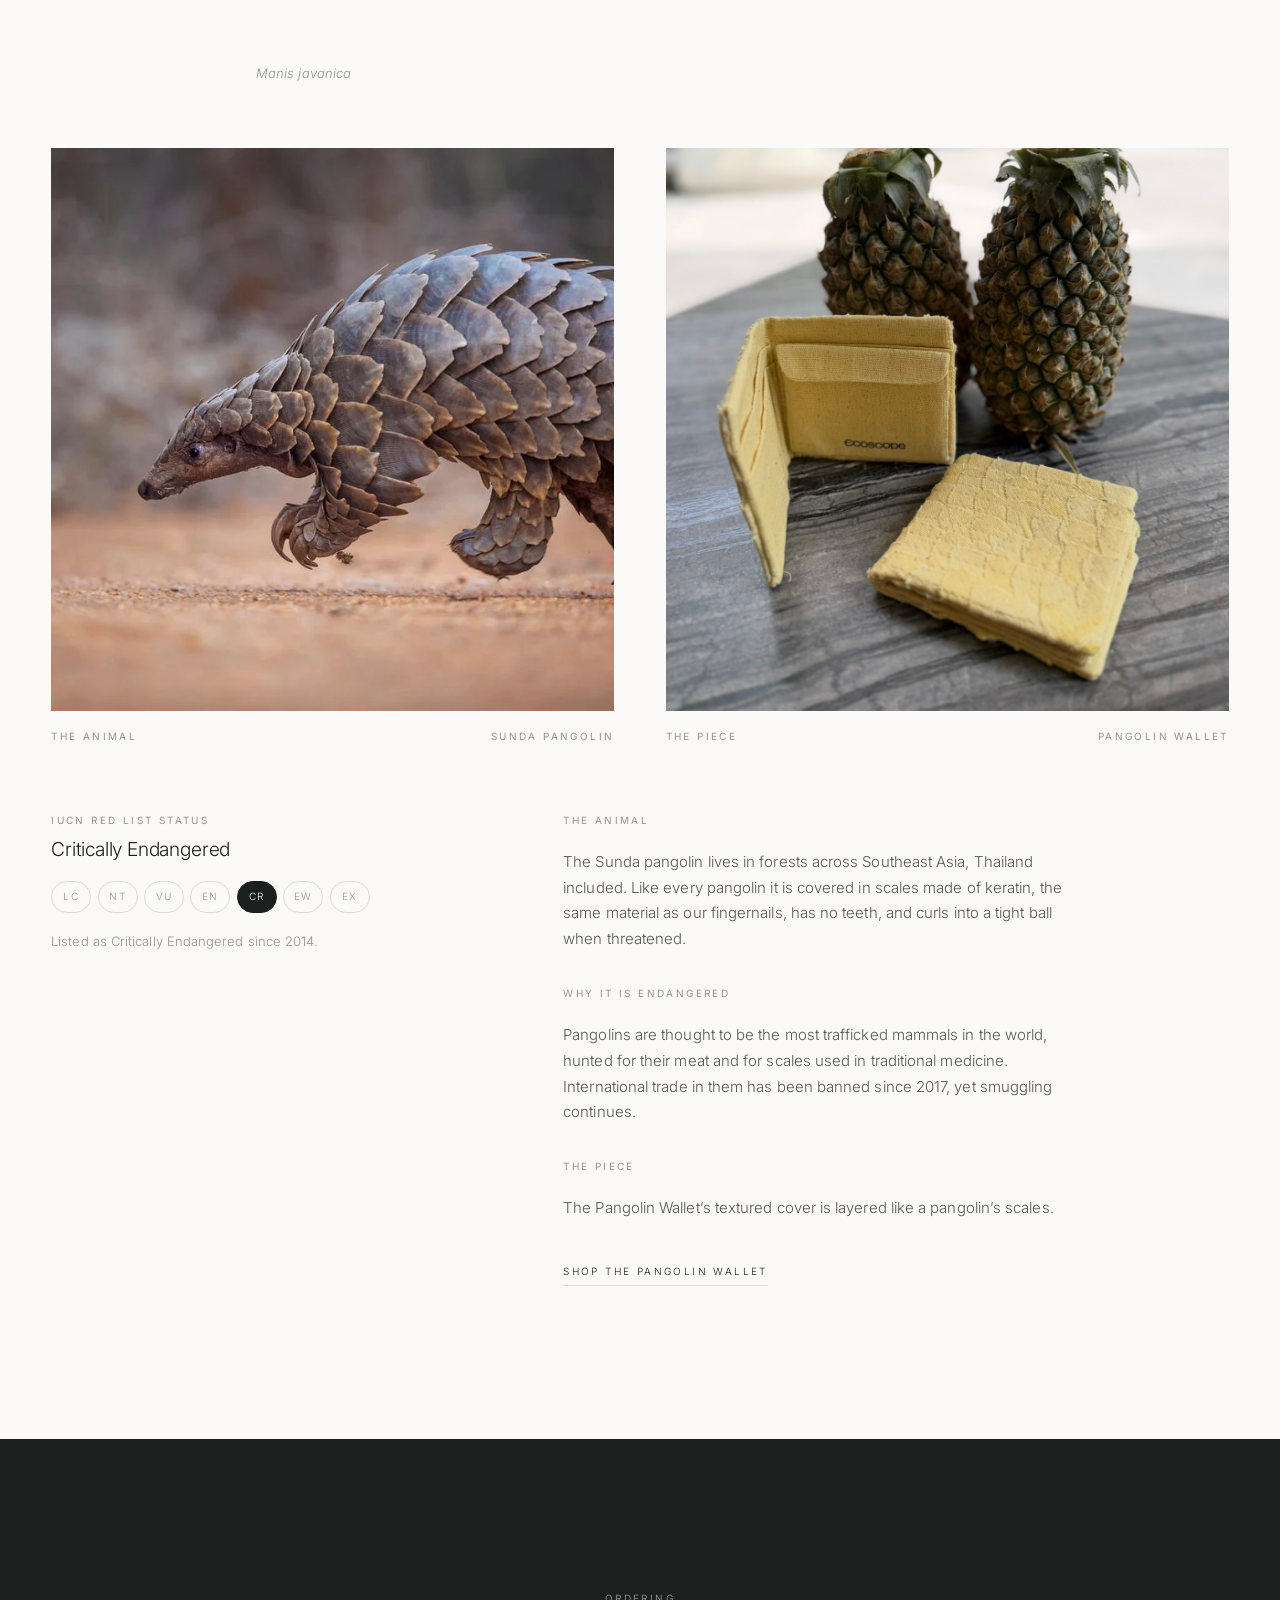
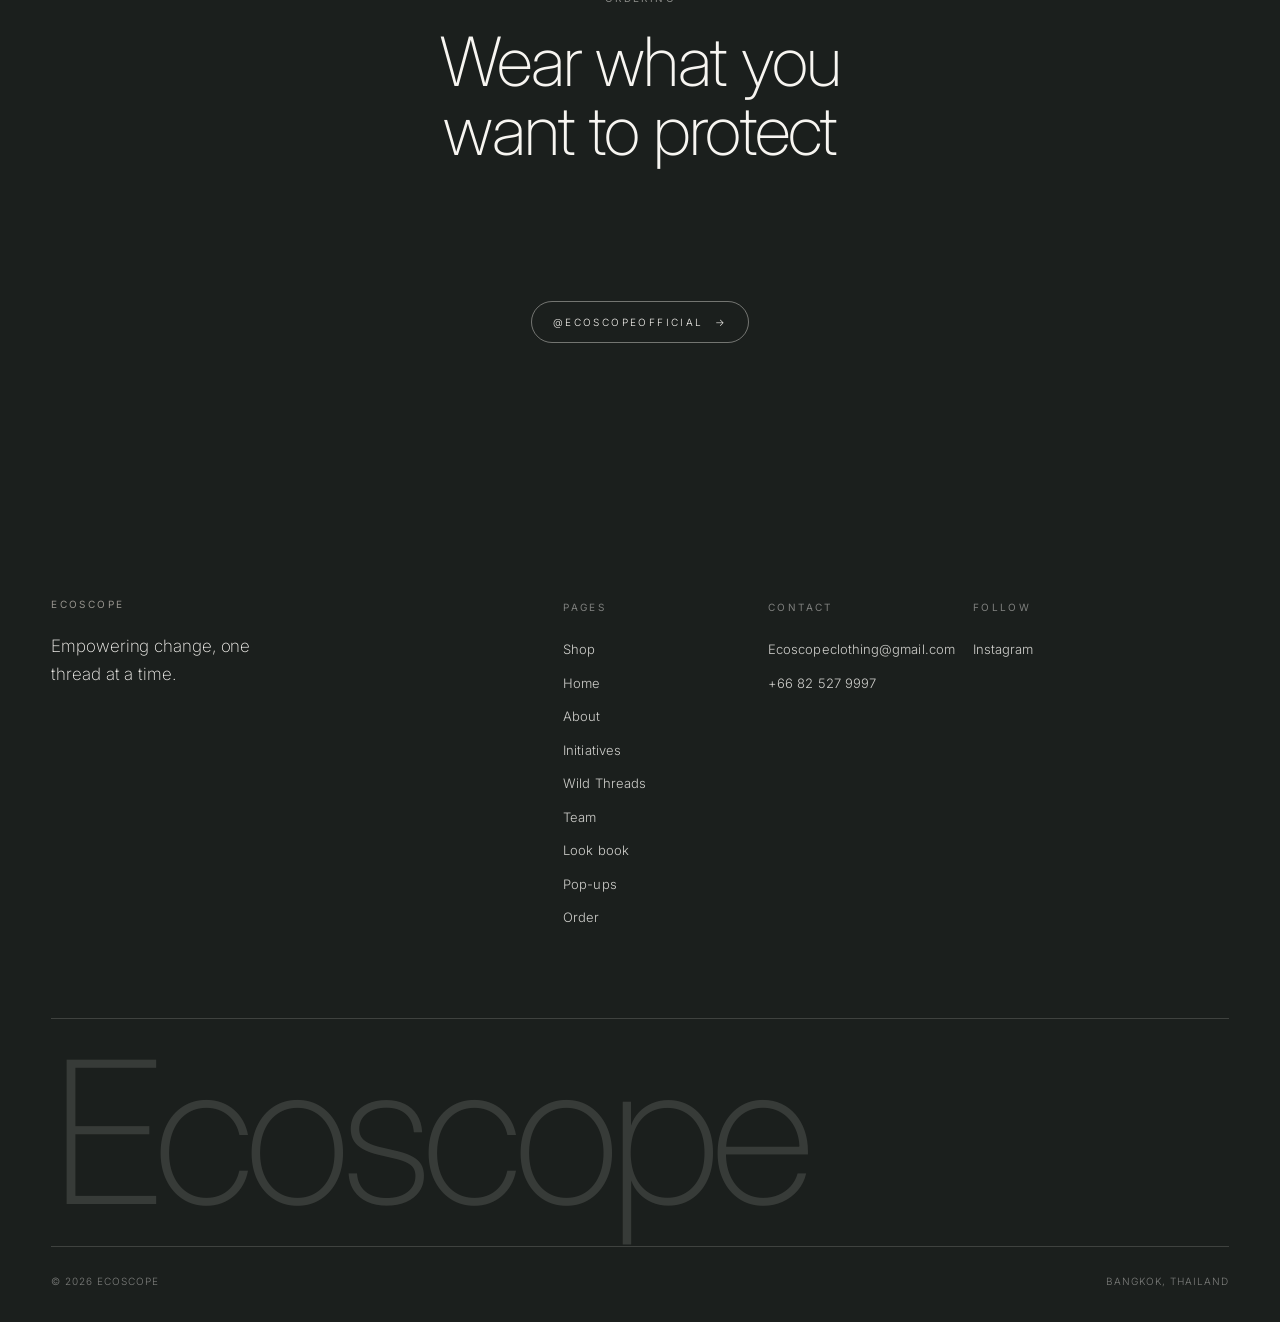
<file: ecoscope/wild-threads.html>
<!doctype html>
<html lang="en">
<head>
<meta charset="utf-8">
<meta name="viewport" content="width=device-width, initial-scale=1">
<title>Wild Threads — Ecoscope</title>
<meta name="description" content="Wild Threads: four Ecoscope pieces, each made to speak for an endangered animal.">
<link rel="icon" href="assets/img/logo.png">
<meta property="og:title" content="Wild Threads — Ecoscope">
<meta property="og:description" content="Wild Threads: four Ecoscope pieces, each made to speak for an endangered animal.">
<meta property="og:image" content="assets/img/init-6.jpg">
<meta property="og:type" content="website">
<link rel="preconnect" href="https://fonts.googleapis.com">
<link rel="preconnect" href="https://fonts.gstatic.com" crossorigin>
<link href="https://fonts.googleapis.com/css2?family=Inter:wght@200;300;400&display=swap" rel="stylesheet">
<link rel="stylesheet" href="assets/css/main.css">
<script>document.documentElement.classList.add("js");</script>
</head>
<body>
<a class="skip" href="#main">Skip to content</a>

<header class="header" data-header>
  <div class="header__inner">
    <a aria-label='Ecoscope — home' class='brand' href='/'>
      <img class="brand__mark" src="assets/img/logo.png" alt="">
      <span class="brand__word">Ecoscope</span>
    </a>
    <nav class="nav" aria-label="Primary">
      <a href='/order#collection'>Shop</a>
      <a href='/'>Home</a>
      <a href='/about'>About</a>
      <a href='/initiatives'>Initiatives</a>
      <a aria-current='page' href='/wild-threads'>Wild Threads</a>
      <a href='/team'>Team</a>
      <a href='/lookbook'>Look book</a>
      <a href='/popups'>Pop-ups</a>
    </nav>
    <div class="header__cta">
      <a class='btn' href='/order'>Order <span class="arw">&#8594;</span></a>
      <button class="bagbtn" data-bag-open aria-label="Bag, 0 items">Bag <span class="bagbtn__count" data-bag-count>0</span></button>
    </div>
    <button class="burger" data-burger aria-label="Menu" aria-expanded="false" aria-controls="drawer">
      <span></span><span></span>
    </button>
  </div>
</header>

<div class="drawer" id="drawer" data-drawer aria-hidden="true">
  <nav aria-label="Mobile">
    <a href='/order#collection'>Shop</a>
    <a href='/'>Home</a>
    <a href='/about'>About</a>
    <a href='/initiatives'>Initiatives</a>
    <a href='/wild-threads'>Wild Threads</a>
    <a href='/team'>Team</a>
    <a href='/lookbook'>Look book</a>
    <a href='/popups'>Pop-ups</a>
    <a href='/order'>Order</a>
  </nav>
  <div class="drawer__foot">
    <span class="eyebrow">Ecoscopeclothing@gmail.com</span>
    <a class="eyebrow eyebrow--ink" href="https://www.instagram.com/ecoscopeofficial/" target="_blank" rel="noopener">Instagram</a>
  </div>
</div>

<main id="main">
  <section class="hero hero--page">
    <div class="hero__bg">
      <img src="assets/img/init-6.jpg" alt="A banana tree in a Thai field" fetchpriority="high">
    </div>
    <div class="hero__inner">
      <div class="wrap">
        <div class="hero__meta">
          <span class="eyebrow eyebrow--light">Wild Threads</span>
          <span class="cue eyebrow eyebrow--light"><span class="cue__line" aria-hidden="true"></span>Scroll</span>
        </div>
        <div class="hero__grid">
          <div class="hero__title"><h1 class="display">Wear what we<br>cannot afford<br>to lose</h1></div>
          <div class="hero__aside"><p class="eyebrow eyebrow--light">Four animals<br>Four pieces<br>All endangered</p></div>
        </div>
      </div>
    </div>
  </section>

  <div class="marquee" aria-hidden="true">
    <div class="marquee__track" data-marquee>
      <span>Four animals</span><span>Four pieces</span><span>Endangered species</span><span>Woven from banana fibre</span><span>Advocacy you can wear</span>
    </div>
  </div>

  <section class="section">
    <div class="wrap">
      <div class="sec-head">
        <p class="sec-head__label eyebrow reveal">Wild Threads</p>
        <div class="sec-head__body">
          <h2 class="h-section reveal">Some of the world&rsquo;s most remarkable animals are quietly disappearing, from the forests of Thailand to the steppes of Central Asia. Each piece in this collection is made for one of them.</h2>
          <div class="prose mt-3 reveal">
            <p>Clothes are seen every day, by everyone who passes the person wearing them. We use that to speak for animals that are running out of time, in Thailand and beyond. Every piece in Wild Threads is designed around a single endangered species, so wearing it carries that animal&rsquo;s story out into the street.</p>
            <p>Below, each animal sits beside the piece made for it, with what makes it remarkable, why it is in danger, and its status on the IUCN Red List &mdash; the global record of how close a species is to extinction.</p>
          </div>
        </div>
      </div>

      <div class="cards cards--2">
        <a class='card wildcard reveal' href='#animal-1'>
          <div class="wildcard__pair">
            <div class="media media--1x1"><img src="assets/img/wild/indian-elephant.jpg" alt="An Indian elephant in long grass" loading="lazy" style="object-position:50% 20%"></div>
            <div class="media media--1x1"><img src="assets/img/wild/jaeson-pants.jpg" alt="Jaeson Pants with a tusk-shaped knee panel" loading="lazy"></div>
          </div>
          <div class="card__body">
            <div class="card__meta"><span class="eyebrow">01</span><span class="eyebrow">Endangered</span></div>
            <h3 class="h-item">Indian elephant</h3>
            <p class="wildcard__piece">The piece &middot; Jaeson Pants</p>
          </div>
        </a>
        <a class='card wildcard reveal' data-delay='1' href='#animal-2'>
          <div class="wildcard__pair">
            <div class="media media--1x1"><img src="assets/img/wild/przewalskis-horse.jpg" alt="A Przewalski&rsquo;s horse on the steppe" loading="lazy"></div>
            <div class="media media--1x1"><img src="assets/img/wild/equus-long-sleeve.jpg" alt="Equus Long Sleeve printed with galloping horses" loading="lazy"></div>
          </div>
          <div class="card__body">
            <div class="card__meta"><span class="eyebrow">02</span><span class="eyebrow">Endangered</span></div>
            <h3 class="h-item">Przewalski&rsquo;s horse</h3>
            <p class="wildcard__piece">The piece &middot; Equus Long Sleeve</p>
          </div>
        </a>
        <a class='card wildcard reveal' href='#animal-3'>
          <div class="wildcard__pair">
            <div class="media media--1x1"><img src="assets/img/wild/siamese-crocodile.jpg" alt="A Siamese crocodile swimming" loading="lazy" style="object-position:40% 50%"></div>
            <div class="media media--1x1"><img src="assets/img/wild/siamese-t-shirt.jpg" alt="Siamese T Shirt printed with a crocodile" loading="lazy"></div>
          </div>
          <div class="card__body">
            <div class="card__meta"><span class="eyebrow">03</span><span class="eyebrow">Critically Endangered</span></div>
            <h3 class="h-item">Siamese crocodile</h3>
            <p class="wildcard__piece">The piece &middot; Siamese T Shirt</p>
          </div>
        </a>
        <a class='card wildcard reveal' data-delay='1' href='#animal-4'>
          <div class="wildcard__pair">
            <div class="media media--1x1"><img src="assets/img/wild/sunda-pangolin.webp" alt="A pangolin walking across sandy ground" loading="lazy"></div>
            <div class="media media--1x1"><img src="assets/img/wild/pangolin-wallet.jpg" alt="Two Pangolin Wallets with a scale-like cover" loading="lazy" style="object-position:50% 75%"></div>
          </div>
          <div class="card__body">
            <div class="card__meta"><span class="eyebrow">04</span><span class="eyebrow">Critically Endangered</span></div>
            <h3 class="h-item">Sunda pangolin</h3>
            <p class="wildcard__piece">The piece &middot; Pangolin Wallet</p>
          </div>
        </a>
      </div>
    </div>
  </section>

  <!-- 01 -->
  <section class="section band" id="animal-1">
    <div class="wrap">
      <div class="sec-head">
        <p class="sec-head__label eyebrow reveal">01</p>
        <div class="sec-head__body">
          <h2 class="h-section reveal">Indian elephant</h2>
          <p class="species__latin reveal">Elephas maximus indicus</p>
        </div>
      </div>

      <div class="cards cards--2">
        <figure class="reveal">
          <div class="media media--2x3"><img src="assets/img/wild/indian-elephant.jpg" alt="An Indian elephant walking towards the camera through long grass" loading="lazy"></div>
          <figcaption class="card__body"><div class="card__meta"><span class="eyebrow">The animal</span><span class="eyebrow">Indian elephant</span></div></figcaption>
        </figure>
        <figure class="reveal" data-delay="1">
          <div class="media media--2x3"><img src="assets/img/wild/jaeson-pants.jpg" alt="Jaeson Pants, with a tusk-shaped crescent of lighter cloth set into the knee" loading="lazy"></div>
          <figcaption class="card__body"><div class="card__meta"><span class="eyebrow">The piece</span><span class="eyebrow">Jaeson Pants</span></div></figcaption>
        </figure>
      </div>

      <div class="species">
        <div class="species__status reveal">
          <p class="eyebrow">IUCN Red List status</p>
          <p class="h-item mt-1">Endangered</p>
          <ol class="redlist" aria-label="IUCN Red List categories, from least concern to extinct">
            <li><abbr title="Least Concern">LC</abbr></li>
            <li><abbr title="Near Threatened">NT</abbr></li>
            <li><abbr title="Vulnerable">VU</abbr></li>
            <li aria-current="true"><abbr title="Endangered">EN</abbr></li>
            <li><abbr title="Critically Endangered">CR</abbr></li>
            <li><abbr title="Extinct in the Wild">EW</abbr></li>
            <li><abbr title="Extinct">EX</abbr></li>
          </ol>
          <p class="species__note">Listed as Endangered since 1986.</p>
        </div>
        <div class="species__body reveal" data-delay="1">
          <p class="eyebrow">The animal</p>
          <div class="prose mt-2">
            <p>The Indian elephant is Thailand&rsquo;s national animal and the mainland subspecies of the Asian elephant. Herds are led by the oldest female, calves are carried for up to 22 months, and elephants spread seeds across the forest as they feed.</p>
          </div>
          <p class="eyebrow mt-3">Why it is endangered</p>
          <div class="prose mt-2">
            <p>A century ago Thailand had an estimated 100,000 elephants; around 4,000 now live in the wild. Forests cleared for farms and roads push herds into villages, where clashes turn deadly, and males are poached for their tusks.</p>
          </div>
          <p class="eyebrow mt-3">The piece</p>
          <div class="prose mt-2">
            <p>The crescent of lighter cloth on each knee of the Jaeson Pants is shaped like a tusk.</p>
          </div>
          <p class="mt-3"><a class='link' href='/order#collection'>Shop the Jaeson Pants</a></p>
        </div>
      </div>

      <div class="split giving">
        <div class="split__media reveal">
          <a href="assets/img/wild/save-elephant-certificate.jpg" target="_blank" rel="noopener">
            <figure class="media"><img src="assets/img/wild/save-elephant-certificate.jpg" width="2000" height="1375" alt="Certificate of Appreciation from the Save Elephant Foundation, confirming a donation of 20,000 baht on behalf of Ecoscope Clothing Brand" loading="lazy"></figure>
          </a>
        </div>
        <div class="split__body reveal" data-delay="1">
          <p class="eyebrow">Giving back</p>
          <p class="h-item mt-1">20,000 &#3647; to the Save Elephant Foundation</p>
          <div class="prose mt-2">
            <p>Using profits from our sales, Ecoscope donated 20,000 baht to the Save Elephant Foundation, the Thai charity founded by Saengduean &ldquo;Lek&rdquo; Chailert to protect Asian elephants. We gave it as a general donation, so the foundation can put it wherever its elephants need it most.</p>
          </div>
          <p class="mt-3"><a class="link" href="assets/img/wild/save-elephant-certificate.jpg" target="_blank" rel="noopener">View the certificate</a></p>
        </div>
      </div>
    </div>
  </section>

  <!-- 02 -->
  <section class="section" id="animal-2">
    <div class="wrap">
      <div class="sec-head">
        <p class="sec-head__label eyebrow reveal">02</p>
        <div class="sec-head__body">
          <h2 class="h-section reveal">Przewalski&rsquo;s horse</h2>
          <p class="species__latin reveal">Equus ferus przewalskii</p>
        </div>
      </div>

      <div class="cards cards--2">
        <figure class="reveal">
          <div class="media media--1x1"><img src="assets/img/wild/przewalskis-horse.jpg" alt="A Przewalski&rsquo;s horse standing on the grassy steppe" loading="lazy"></div>
          <figcaption class="card__body"><div class="card__meta"><span class="eyebrow">The animal</span><span class="eyebrow">Przewalski&rsquo;s horse</span></div></figcaption>
        </figure>
        <figure class="reveal" data-delay="1">
          <div class="media media--1x1"><img src="assets/img/wild/equus-long-sleeve.jpg" alt="Equus Long Sleeve, a white waffle-knit top printed with two galloping horses" loading="lazy"></div>
          <figcaption class="card__body"><div class="card__meta"><span class="eyebrow">The piece</span><span class="eyebrow">Equus Long Sleeve</span></div></figcaption>
        </figure>
      </div>

      <div class="species">
        <div class="species__status reveal">
          <p class="eyebrow">IUCN Red List status</p>
          <p class="h-item mt-1">Endangered</p>
          <ol class="redlist" aria-label="IUCN Red List categories, from least concern to extinct">
            <li><abbr title="Least Concern">LC</abbr></li>
            <li><abbr title="Near Threatened">NT</abbr></li>
            <li><abbr title="Vulnerable">VU</abbr></li>
            <li aria-current="true"><abbr title="Endangered">EN</abbr></li>
            <li><abbr title="Critically Endangered">CR</abbr></li>
            <li><abbr title="Extinct in the Wild">EW</abbr></li>
            <li><abbr title="Extinct">EX</abbr></li>
          </ol>
          <p class="species__note">Listed as Extinct in the Wild until 2008.</p>
        </div>
        <div class="species__body reveal" data-delay="1">
          <p class="eyebrow">The animal</p>
          <div class="prose mt-2">
            <p>A stocky wild horse of the Central Asian steppe, known in Mongolia as the takhi. Every Przewalski&rsquo;s horse alive today descends from about a dozen caught in the wild around 1900.</p>
          </div>
          <p class="eyebrow mt-3">Why it is endangered</p>
          <div class="prose mt-2">
            <p>Hunting, harsh winters and competition with livestock for grazing drove it from the wild; the last wild one was seen in 1969. Herds returned to Mongolia since 1992 are growing, but they remain small, closely related and at the mercy of severe winters.</p>
          </div>
          <p class="eyebrow mt-3">The piece</p>
          <div class="prose mt-2">
            <p>Named after the horse genus, the Equus Long Sleeve carries a watercolour of horses running free.</p>
          </div>
          <p class="mt-3"><a class='link' href='/order#collection'>Shop the Equus Long Sleeve</a></p>
        </div>
      </div>
    </div>
  </section>

  <!-- 03 -->
  <section class="section band" id="animal-3">
    <div class="wrap">
      <div class="sec-head">
        <p class="sec-head__label eyebrow reveal">03</p>
        <div class="sec-head__body">
          <h2 class="h-section reveal">Siamese crocodile</h2>
          <p class="species__latin reveal">Crocodylus siamensis</p>
        </div>
      </div>

      <div class="cards cards--2">
        <figure class="reveal">
          <div class="media media--3x2"><img src="assets/img/wild/siamese-crocodile.jpg" alt="A Siamese crocodile swimming with its head just above dark water" loading="lazy"></div>
          <figcaption class="card__body"><div class="card__meta"><span class="eyebrow">The animal</span><span class="eyebrow">Siamese crocodile</span></div></figcaption>
        </figure>
        <figure class="reveal" data-delay="1">
          <div class="media media--3x2"><img src="assets/img/wild/siamese-t-shirt.jpg" alt="Siamese T Shirt, a white tee printed with a crocodile curled around the ECS emblem" loading="lazy"></div>
          <figcaption class="card__body"><div class="card__meta"><span class="eyebrow">The piece</span><span class="eyebrow">Siamese T Shirt</span></div></figcaption>
        </figure>
      </div>

      <div class="species">
        <div class="species__status reveal">
          <p class="eyebrow">IUCN Red List status</p>
          <p class="h-item mt-1">Critically Endangered</p>
          <ol class="redlist" aria-label="IUCN Red List categories, from least concern to extinct">
            <li><abbr title="Least Concern">LC</abbr></li>
            <li><abbr title="Near Threatened">NT</abbr></li>
            <li><abbr title="Vulnerable">VU</abbr></li>
            <li><abbr title="Endangered">EN</abbr></li>
            <li aria-current="true"><abbr title="Critically Endangered">CR</abbr></li>
            <li><abbr title="Extinct in the Wild">EW</abbr></li>
            <li><abbr title="Extinct">EX</abbr></li>
          </ol>
          <p class="species__note">Listed as Critically Endangered since 1996.</p>
        </div>
        <div class="species__body reveal" data-delay="1">
          <p class="eyebrow">The animal</p>
          <div class="prose mt-2">
            <p>Named after Siam, Thailand&rsquo;s old name, this freshwater crocodile grows to around three metres and lives in slow rivers, swamps and lakes. Females lay their eggs in mounds of plants and guard the nest.</p>
          </div>
          <p class="eyebrow mt-3">Why it is endangered</p>
          <div class="prose mt-2">
            <p>Hunted for its skin and taken from the wild to stock crocodile farms, it has almost vanished from Thailand&rsquo;s rivers as wetlands were drained and dammed. Fewer than 1,000 adults are thought to survive in the wild, most of them in Cambodia.</p>
          </div>
          <p class="eyebrow mt-3">The piece</p>
          <div class="prose mt-2">
            <p>The Siamese T Shirt curls a crocodile around the ECS emblem on its chest.</p>
          </div>
          <p class="mt-3"><a class="link" href="https://www.instagram.com/ecoscopeofficial/" target="_blank" rel="noopener">Order the Siamese T Shirt on Instagram</a></p>
        </div>
      </div>
    </div>
  </section>

  <!-- 04 -->
  <section class="section" id="animal-4">
    <div class="wrap">
      <div class="sec-head">
        <p class="sec-head__label eyebrow reveal">04</p>
        <div class="sec-head__body">
          <h2 class="h-section reveal">Sunda pangolin</h2>
          <p class="species__latin reveal">Manis javanica</p>
        </div>
      </div>

      <div class="cards cards--2">
        <figure class="reveal">
          <div class="media media--1x1"><img src="assets/img/wild/sunda-pangolin.webp" alt="A pangolin walking across sandy ground" loading="lazy"></div>
          <figcaption class="card__body"><div class="card__meta"><span class="eyebrow">The animal</span><span class="eyebrow">Sunda pangolin</span></div></figcaption>
        </figure>
        <figure class="reveal" data-delay="1">
          <div class="media media--1x1"><img src="assets/img/wild/pangolin-wallet.jpg" alt="Two Pangolin Wallets with a scale-like textured cover, beside two pineapples" loading="lazy" style="object-position:50% 75%"></div>
          <figcaption class="card__body"><div class="card__meta"><span class="eyebrow">The piece</span><span class="eyebrow">Pangolin Wallet</span></div></figcaption>
        </figure>
      </div>

      <div class="species">
        <div class="species__status reveal">
          <p class="eyebrow">IUCN Red List status</p>
          <p class="h-item mt-1">Critically Endangered</p>
          <ol class="redlist" aria-label="IUCN Red List categories, from least concern to extinct">
            <li><abbr title="Least Concern">LC</abbr></li>
            <li><abbr title="Near Threatened">NT</abbr></li>
            <li><abbr title="Vulnerable">VU</abbr></li>
            <li><abbr title="Endangered">EN</abbr></li>
            <li aria-current="true"><abbr title="Critically Endangered">CR</abbr></li>
            <li><abbr title="Extinct in the Wild">EW</abbr></li>
            <li><abbr title="Extinct">EX</abbr></li>
          </ol>
          <p class="species__note">Listed as Critically Endangered since 2014.</p>
        </div>
        <div class="species__body reveal" data-delay="1">
          <p class="eyebrow">The animal</p>
          <div class="prose mt-2">
            <p>The Sunda pangolin lives in forests across Southeast Asia, Thailand included. Like every pangolin it is covered in scales made of keratin, the same material as our fingernails, has no teeth, and curls into a tight ball when threatened.</p>
          </div>
          <p class="eyebrow mt-3">Why it is endangered</p>
          <div class="prose mt-2">
            <p>Pangolins are thought to be the most trafficked mammals in the world, hunted for their meat and for scales used in traditional medicine. International trade in them has been banned since 2017, yet smuggling continues.</p>
          </div>
          <p class="eyebrow mt-3">The piece</p>
          <div class="prose mt-2">
            <p>The Pangolin Wallet&rsquo;s textured cover is layered like a pangolin&rsquo;s scales.</p>
          </div>
          <p class="mt-3"><a class='link' href='/order#collection'>Shop the Pangolin Wallet</a></p>
        </div>
      </div>
    </div>
  </section>
  <section class="section band-dark">
    <div class="wrap" style="text-align:center">
      <p class="eyebrow reveal">Ordering</p>
      <h2 class="display--sm display mt-2 reveal" style="margin-inline:auto;max-width:16ch">Wear what you want to protect</h2>
      <p class="prose mt-3 reveal" style="margin-inline:auto;text-align:center">Every Wild Threads piece is made in small runs. Message us on Instagram to order, and our team will take it from there.</p>
      <p class="mt-4 reveal"><a class="btn btn--light" href="https://www.instagram.com/ecoscopeofficial/" target="_blank" rel="noopener">@ecoscopeofficial <span class="arw">&#8594;</span></a></p>
    </div>
  </section>
</main>

<footer class="footer">
  <div class="wrap">
    <div class="footer__grid">
      <div class="footer__intro">
        <p class="eyebrow">Ecoscope</p>
        <p class="lead mt-2" style="max-width:24ch">Empowering change, one thread at a time.</p>
      </div>
      <div class="footer__col">
        <h3>Pages</h3>
        <ul>
          <li><a href='/order#collection'>Shop</a></li>
          <li><a href='/'>Home</a></li>
          <li><a href='/about'>About</a></li>
          <li><a href='/initiatives'>Initiatives</a></li>
          <li><a href='/wild-threads'>Wild Threads</a></li>
          <li><a href='/team'>Team</a></li>
          <li><a href='/lookbook'>Look book</a></li>
          <li><a href='/popups'>Pop-ups</a></li>
          <li><a href='/order'>Order</a></li>
        </ul>
      </div>
      <div class="footer__col">
        <h3>Contact</h3>
        <ul>
          <li><a href="mailto:Ecoscopeclothing@gmail.com">Ecoscopeclothing@gmail.com</a></li>
          <li><a href="tel:+66825279997">+66 82 527 9997</a></li>
        </ul>
      </div>
      <div class="footer__col">
        <h3>Follow</h3>
        <ul>
          <li><a href="https://www.instagram.com/ecoscopeofficial/" target="_blank" rel="noopener">Instagram</a></li>
        </ul>
      </div>
    </div>
    <p class="footer__word" aria-hidden="true">Ecoscope</p>
    <div class="footer__legal">
      <span>&copy; <span data-year>2026</span> Ecoscope</span>
      <span>Bangkok, Thailand</span>
    </div>
  </div>
</footer>


<div class="bag" data-bag aria-hidden="true" role="dialog" aria-modal="true" aria-label="Your bag">
  <div class="bag__scrim" data-bag-scrim></div>
  <div class="bag__panel">
    <div class="bag__head">
      <p class="eyebrow eyebrow--ink">Your bag</p>
      <button class="eyebrow eyebrow--ink" data-bag-close>Close</button>
    </div>
    <div class="bag__items" data-bag-items></div>
    <div class="bag__foot" data-bag-foot hidden>
      <div class="bag__total"><span class="eyebrow">Total</span><strong data-bag-total>0 &#3647;</strong></div>
      <button class="btn btn--solid" data-send-ig>Send order on Instagram <span class="arw">&#8594;</span></button>
      <button class="btn" data-send-mail>Send order by email</button>
      <p class="bag__smallprint">Card payment is coming soon. For now your bag is sent to us as a message and we confirm stock, total and delivery with you directly.</p>
    </div>
  </div>
</div>
<div class="toast" data-toast aria-live="polite"></div>

<script src="assets/js/main.js"></script>
<script src="assets/js/shop.js"></script>
</body>
</html>
</file>
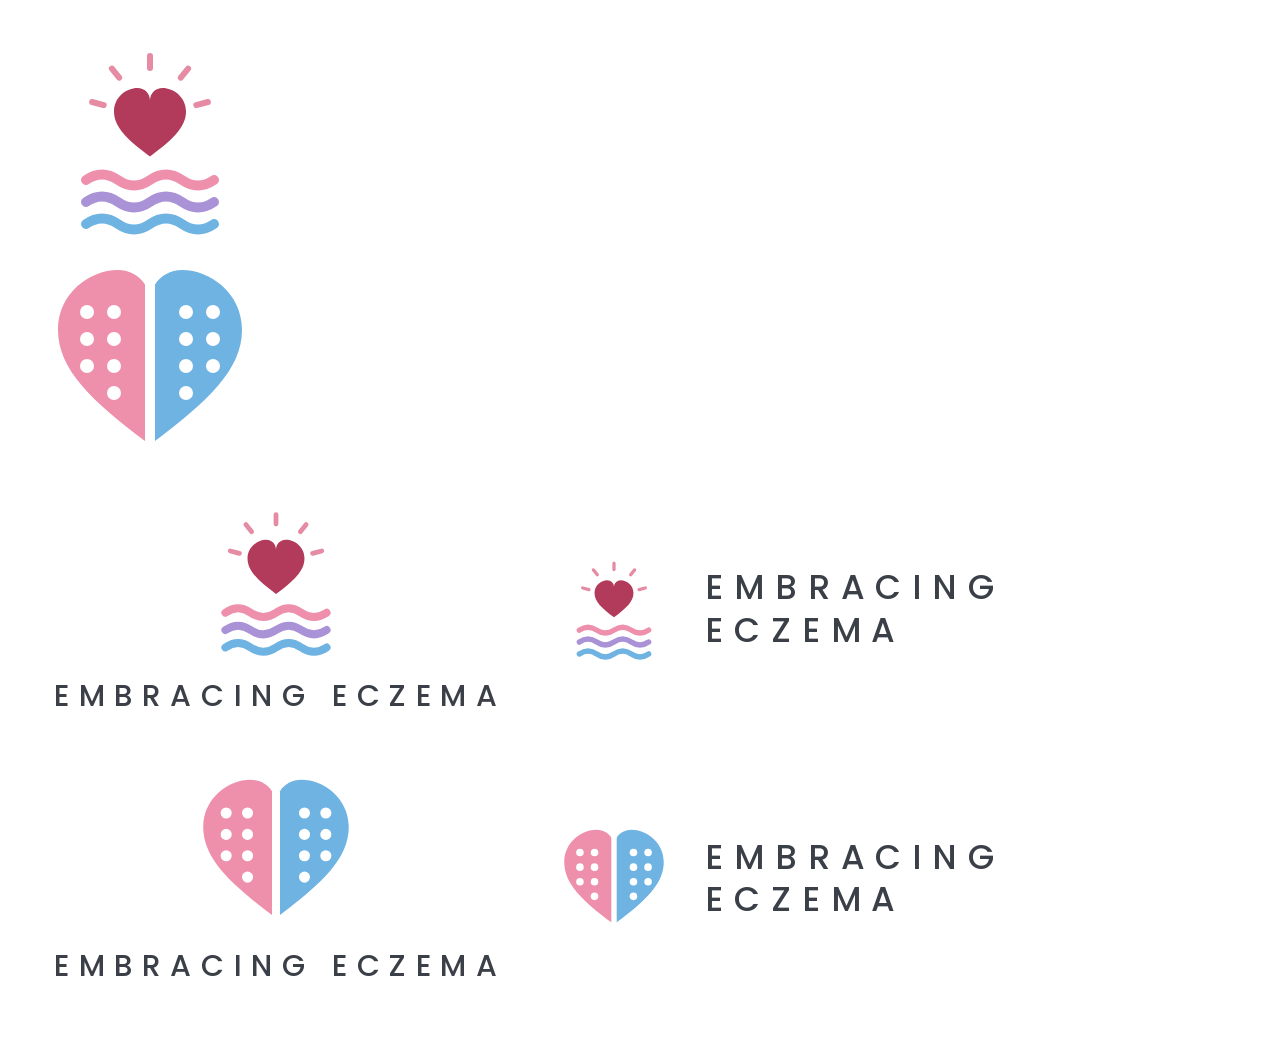
<file: brand/embracing-eczema/logos-source.html>
<!doctype html>
<html><head><meta charset="utf-8">
<link href="https://fonts.googleapis.com/css2?family=Poppins:wght@500&display=block" rel="stylesheet">
<style>
  body { margin: 0; padding: 30px; background: transparent; font-family: 'Poppins', sans-serif; }
  .logo { display: inline-flex; align-items: center; padding: 24px; }
  .stacked { flex-direction: column; gap: 10px; }
  .horizontal { gap: 26px; }
  .word { color: #3b4048; font-weight: 500; letter-spacing: .32em; line-height: 1.25; white-space: nowrap; }
  .stacked .word { font-size: 30px; margin-right: -.32em; }
  .horizontal .word { font-size: 34px; }
  svg { display: block; }
</style></head><body>

<!-- Concept A: the sign's heart rising over three waves, waves in the glove colours -->
<svg id="iconA" xmlns="http://www.w3.org/2000/svg" viewBox="0 0 240 220" width="240" height="220">
  <g fill="none" stroke-linecap="round">
    <g stroke="#e58ba4" stroke-width="6">
      <line x1="73.7" y1="75.1" x2="62.1" y2="72.0"/>
      <line x1="89.2" y1="47.6" x2="81.9" y2="38.6"/>
      <line x1="120" y1="38" x2="120" y2="26"/>
      <line x1="150.8" y1="47.6" x2="158.1" y2="38.6"/>
      <line x1="166.3" y1="75.1" x2="177.9" y2="72.0"/>
    </g>
    <path d="M56 150 q16 -11 32 0 t32 0 t32 0 t32 0" stroke="#ee8fab" stroke-width="10"/>
    <path d="M56 172 q16 -11 32 0 t32 0 t32 0 t32 0" stroke="#a992d6" stroke-width="10"/>
    <path d="M56 194 q16 -11 32 0 t32 0 t32 0 t32 0" stroke="#6fb3e3" stroke-width="10"/>
  </g>
  <path transform="translate(120 94) scale(36)" fill="#b23a5b"
        d="M0 0.9 C-0.6 0.45 -1 0.1 -1 -0.35 C-1 -0.75 -0.65 -1 -0.35 -1 C-0.15 -1 0 -0.85 0 -0.65 C0 -0.85 0.15 -1 0.35 -1 C0.65 -1 1 -0.75 1 -0.35 C1 0.1 0.6 0.45 0 0.9 Z"/>
</svg>

<!-- Concept B: two glove halves, dotted like the gloves' ventilation holes, embracing to make a heart -->
<svg id="iconB" xmlns="http://www.w3.org/2000/svg" viewBox="0 0 240 220" width="240" height="220">
  <defs>
    <path id="heartB" transform="translate(120 112) scale(92)"
          d="M0 0.9 C-0.6 0.45 -1 0.1 -1 -0.35 C-1 -0.75 -0.65 -1 -0.35 -1 C-0.15 -1 0 -0.85 0 -0.65 C0 -0.85 0.15 -1 0.35 -1 C0.65 -1 1 -0.75 1 -0.35 C1 0.1 0.6 0.45 0 0.9 Z"/>
    <clipPath id="leftB"><rect x="0" y="0" width="115" height="220"/></clipPath>
    <clipPath id="rightB"><rect x="125" y="0" width="115" height="220"/></clipPath>
  </defs>
  <g clip-path="url(#leftB)"><use href="#heartB" fill="#ee8fab"/></g>
  <g clip-path="url(#rightB)"><use href="#heartB" fill="#6fb3e3"/></g>
  <g id="dotsB" fill="#ffffff"></g>
</svg>

<div id="aStacked" class="logo stacked"></div>
<div id="aHorizontal" class="logo horizontal"></div>
<div id="bStacked" class="logo stacked"></div>
<div id="bHorizontal" class="logo horizontal"></div>

<script>
  // Ventilation dots for concept B: a grid, keeping only dots fully inside each half
  const hb = document.querySelector('#heartB'), svgB = document.querySelector('#iconB'), dots = document.querySelector('#dotsB');
  const pt = svgB.createSVGPoint();
  const m = hb.getCTM();
  const inside = (x, y) => { pt.x = x; pt.y = y; return hb.isPointInFill(pt.matrixTransform(m.inverse())); };
  // Left half only, then mirrored, so both gloves match
  const r = 7, margin = 7;
  const dot = (x, y) => { const c = document.createElementNS('http://www.w3.org/2000/svg', 'circle'); c.setAttribute('cx', x); c.setAttribute('cy', y); c.setAttribute('r', r); dots.appendChild(c); };
  for (let y = 62; y <= 176; y += 27) for (let x = 84; x >= 20; x -= 27) {
    let ok = true;
    for (let a = 0; a < 360; a += 20) { const t = a * Math.PI / 180; if (!inside(x + (r + margin) * Math.cos(t), y + (r + margin) * Math.sin(t))) { ok = false; break; } }
    if (ok) { dot(x, y); dot(240 - x, y); }
  }
  const word2 = '<div class="word">EMBRACING<br>ECZEMA</div>', word1 = '<div class="word">EMBRACING ECZEMA</div>';
  const A = document.querySelector('#iconA').outerHTML, B = document.querySelector('#iconB').outerHTML;
  const sized = (svg, w, h) => svg.replace(/ id="icon[AB]"/, '').replace(/width="240" height="220"/, `width="${w}" height="${h}"`);
  document.querySelector('#aStacked').innerHTML = sized(A, 190, 174) + word1;
  document.querySelector('#aHorizontal').innerHTML = sized(A, 130, 119) + word2;
  // Concept B reuses ids; give each copy its own so clip paths resolve
  const uniq = (svg, k) => svg.replaceAll('heartB', 'heartB' + k).replaceAll('leftB', 'leftB' + k).replaceAll('rightB', 'rightB' + k).replaceAll('dotsB', 'dotsB' + k);
  document.querySelector('#bStacked').innerHTML = uniq(sized(B, 190, 174), 1) + word1;
  document.querySelector('#bHorizontal').innerHTML = uniq(sized(B, 130, 119), 2) + word2;
  window.dotCount = dots.children.length;
</script>
</body></html>
</file>
<file: styles.css>
/* Layout and type follow the reference site; colours are blue, white and green. */
:root {
  --ink: #0a1a12;          /* near-black text, as on the reference */
  --name-green: #2f8f4e;   /* name in the header */
  --page: #f6f8f7;         /* off-white page and header */
  --button: #0b3c5d;       /* solid rectangular buttons */
  --heading: "Questrial", "Avenir Next", "Helvetica Neue", Arial, sans-serif;
  --body: "Poppins", "Helvetica Neue", Arial, sans-serif;
  --header-h: 116px;

  /* Section colours */
  --c-intro: #eaf3f0;
  --c-blue: #a9cbdc;
  --c-green: #b9d5bd;
  --c-pale: #edf5fa;
  --c-mint: #d4eadb;
  --c-sky: #dcebf6;
  --c-sage: #c9e0cc;
  --c-ice: #eef7f3;
  --c-awards: #e2efe6;
}

* { box-sizing: border-box; }
html { scroll-behavior: smooth; scroll-padding-top: var(--header-h); }
body {
  margin: 0;
  background: var(--page);
  color: var(--ink);
  font: 300 16px/1.8 var(--body);  /* Light rather than the reference's ExtraLight, which is hard to read on coloured bands */
  -webkit-font-smoothing: antialiased;
}
h1, h2, h3, h4 { font-family: var(--heading); font-weight: 400; margin: 0; line-height: 1.2; }
strong { font-weight: 500; }
img { display: block; max-width: 100%; }

/* Header: name, then four tabs with a line above each */
.site-header {
  position: sticky; top: 0; z-index: 20;
  height: var(--header-h);
  background: var(--page);
  text-align: center;
  padding-top: 18px;
}
.site-name {
  font: 600 1.3rem var(--body);
  letter-spacing: .01em;
  color: var(--name-green);
  text-decoration: none;
}
.tabs {
  display: flex; justify-content: center; gap: 10px;
  margin: 12px auto 0;
  padding: 0 16px;
  overflow-x: auto; scrollbar-width: none;
}
.tabs::-webkit-scrollbar { display: none; }
.tabs a {
  width: 150px; flex: 0 1 150px;
  border-top: 1px solid var(--ink);
  padding: 6px 8px 0;
  color: var(--ink); text-decoration: none;
  font: 300 .98rem var(--body);
  text-align: left; white-space: nowrap;
}
.tabs a:hover { color: var(--name-green); }
.tabs a.active { border-top: 4px solid var(--ink); padding-top: 3px; }
.tabs .short { display: none; }

/* About Me */
.intro { padding: 0 16px 22px; }
.intro-box {
  max-width: 980px; margin: 0 auto;
  background: var(--c-intro);
  padding: 50px 90px 50px 80px;
  display: grid; grid-template-columns: 1fr 270px; gap: 70px; align-items: start;
}
/* Like the reference's home screen: the name, one sentence, the photo, then a strip of four photos */
.intro-text { text-align: left; align-self: center; }
.intro h1 { font-size: clamp(2.2rem, 4.6vw, 3rem); line-height: 1.15; }
.intro h1 span { color: var(--name-green); }
.intro-text .tagline { font-size: 1.2rem; font-weight: 400; line-height: 1.7; margin: 30px 0 0; max-width: 470px; }
.strip { display: grid; grid-template-columns: repeat(4, 1fr); gap: 10px; max-width: 1280px; margin: 10px auto 0; }
.strip img { width: 100%; aspect-ratio: 5 / 6; object-fit: cover; cursor: zoom-in; }
.ph-portrait, .portrait { aspect-ratio: 269 / 406; width: 100%; }
.portrait { object-fit: cover; object-position: 50% 30%; }

/* Gradient banner between sections: soft blue and green blobs */
.banner {
  position: relative;
  padding: 36px 16px;
  text-align: center;
  color: #fff;
  background:
    radial-gradient(ellipse 22% 120% at 42% 75%, #0b4f74 0%, rgba(11, 79, 116, 0) 70%),
    radial-gradient(ellipse 18% 110% at 64% 30%, #1d6f63 0%, rgba(29, 111, 99, 0) 70%),
    linear-gradient(90deg, #9fd3b2 0%, #8cc9a6 14%, #5f9fb0 30%, #2f6f93 46%, #3e8a8a 62%, #6fb3c9 80%, #d9edf5 100%);
}
.banner h2 { font-size: clamp(1.9rem, 4vw, 2.5rem); text-shadow: 0 1px 8px rgba(0, 0, 0, .15); }

/* Full-width colour bands */
.band { padding: 34px 16px 44px; text-align: center; }
.c-blue { background: var(--c-blue); }
.c-green { background: var(--c-green); }
.c-pale { background: var(--c-pale); }
.c-mint { background: var(--c-mint); }
.c-sky { background: var(--c-sky); }
.c-sage { background: var(--c-sage); }
.c-ice { background: var(--c-ice); }
.c-awards { background: var(--c-awards); }

.band .title { font-size: clamp(1.9rem, 4vw, 2.5rem); }
.role { font-style: italic; font-size: 1.12rem; font-weight: 300; margin: 2px 0 26px; }
.desc { max-width: 830px; margin: 0 auto; font-size: 1.05rem; font-weight: 400; }
.desc.small { font-size: .95rem; max-width: 420px; }
.desc + .desc { margin-top: 20px; }
/* Proof documents (acceptance letters, patents) above the photo grid, never cropped, with an italic caption */
.docs { display: flex; flex-wrap: wrap; justify-content: center; gap: 24px; max-width: 890px; margin: 30px auto 0; }
.docs figure { margin: 0; }
.docs img { height: 240px; width: auto; margin: 0 auto; cursor: zoom-in; box-shadow: 0 4px 14px rgba(10, 26, 18, .12); }
.docs figcaption { font-style: italic; font-weight: 300; font-size: 1.05rem; margin-top: 6px; }
/* A project's own logo, centred under its description, as on the reference */
.project-logo { height: 120px; width: auto; margin: 26px auto 0; }
.project-logo.lift { filter: drop-shadow(0 1px 2px rgba(10, 26, 18, .22)); }  /* light logos on light bands */
.project-logo.named { height: 130px; }  /* logos with the name under the mark */

/* Buttons, for "Learn More" or "Read the research paper" links */
.buttons { display: flex; justify-content: center; flex-wrap: wrap; gap: 38px; margin: 26px 0 0; }
.button {
  display: inline-block; padding: 10px 20px;
  background: var(--button); color: #fff;
  font: 400 .95rem var(--body); letter-spacing: .02em; text-decoration: none;
}
.button:hover { filter: brightness(1.15); }

/* Photo grids: 4 across, small gaps */
/* Wraps 4 to a row; a shorter last row stays centred */
.gallery {
  display: flex; flex-wrap: wrap; justify-content: center; gap: 10px;
  max-width: 890px;
  margin: 34px auto 0;
}
.gallery > img, .gallery > .ph { width: 215px; aspect-ratio: 215 / 161; object-fit: cover; }
.gallery > img { object-position: center 40%; cursor: zoom-in; }
.gallery.two { max-width: 386px; }
/* Two larger photos side by side, never cropped (e.g. a photo next to a certificate) */
.gallery.wide { align-items: center; }
.gallery.wide > img { width: 340px; height: auto; aspect-ratio: auto; object-fit: initial; }
.gallery.two > img, .gallery.two > .ph { width: 188px; aspect-ratio: 188 / 141; }
/* A row of photos at the same height, each in its own shape (e.g. a landscape and a portrait photo) */
.gallery.row { align-items: center; }
.gallery.row > img { width: auto; height: 300px; aspect-ratio: auto; object-fit: initial; }

.ph {
  margin: 0;
  display: flex; align-items: center; justify-content: center;
  background: rgba(255, 255, 255, .45);
  border: 1px dashed rgba(10, 26, 18, .3);
  color: rgba(10, 26, 18, .55); font-size: .72rem; text-align: center; padding: 6px;
}
.ph::before { content: attr(data-label); }

/* Project photo sliders, like the reference's galleries: big photos in a strip, rolled in from the side */
.slider { max-width: 1100px; margin: 34px auto 0; }
.slider-view { position: relative; }
.slides {
  position: relative;
  display: flex; align-items: center; gap: 10px;
  overflow-x: auto; scroll-snap-type: x mandatory; overscroll-behavior-x: contain;
  scrollbar-width: none;
}
.slides::-webkit-scrollbar { display: none; }
.slides::before, .slides::after { content: ""; flex: none; }
.slides::before { width: var(--pad-start, 0px); }
.slides::after { width: var(--pad-end, 0px); }
/* Photos keep their own shape: up to 420px tall, and never wider than most of the strip so the next one peeks in */
.slides > img { flex: none; width: auto; height: auto; max-height: 420px; max-width: 86%; scroll-snap-align: center; cursor: zoom-in; }
.slide-btn {
  position: absolute; top: 50%; transform: translateY(-50%);
  width: 46px; height: 46px; border-radius: 50%; border: 0; padding: 0;
  background: rgba(255, 255, 255, .88); box-shadow: 0 2px 10px rgba(10, 26, 18, .25);
  display: flex; align-items: center; justify-content: center; cursor: pointer;
  transition: opacity .2s;
}
.slide-btn svg { width: 22px; height: 22px; fill: none; stroke: var(--ink); stroke-width: 2.4; stroke-linecap: round; stroke-linejoin: round; }
.slide-btn:hover { background: #fff; }
.slide-btn.prev { left: 10px; }
.slide-btn.next { right: 10px; }
.slide-btn:disabled { opacity: 0; pointer-events: none; }
.dots { display: flex; justify-content: center; gap: 4px; margin-top: 12px; }
/* Optional line under a slider naming who is in the current photo */
.slide-caption { font-style: italic; font-weight: 300; font-size: 1rem; line-height: 1.5; min-height: 1.5em; max-width: 640px; margin: 12px auto 4px; }
.dots button { width: 22px; height: 22px; padding: 6px; border: 0; background: none; cursor: pointer; }
.dots button::before { content: ""; display: block; width: 10px; height: 10px; border-radius: 50%; background: rgba(10, 26, 18, .25); }
.dots button.on::before { background: var(--ink); }

/* "Awards:" list under a project */
.list-block { text-align: left; max-width: 870px; margin: 26px auto 0; }
.list-block .label { font-weight: 500; margin: 0; }
.list-block ul { margin: 0; padding-left: 24px; }

/* "Partners:" logo row under a project */
.partners { text-align: left; max-width: 870px; margin: 22px auto 0; }
.partners .label { font-weight: 500; margin: 0 0 8px; }
.partners .logos { display: flex; flex-wrap: wrap; align-items: center; gap: 18px; }
.partners .logos img { height: 84px; width: auto; }
/* Partners and Sponsors side by side, as on the reference; they stack when there isn't room */
.partners-row { display: flex; flex-wrap: wrap; gap: 22px 64px; max-width: 870px; margin: 22px auto 0; }
.partners-row .partners { margin: 0; }

/* Two activities side by side */
.pair { display: grid; grid-template-columns: 1fr 1fr; gap: 56px; max-width: 900px; margin: 0 auto; align-items: start; }
.points { text-align: left; max-width: 400px; margin: 0 auto; padding-left: 22px; font-size: .98rem; font-weight: 400; }
.pair .gallery { margin-top: 26px; }
.pair .title { font-size: clamp(1.7rem, 3.4vw, 2.3rem); }

/* Awards & Recognition */
.awards .title { margin-bottom: 4px; }
.award-group { font-size: 1.7rem; margin: 18px 0 2px; }
.award {
  display: grid; grid-template-columns: 1fr 1fr; gap: 40px; align-items: center;
  max-width: 900px; margin: 0 auto; padding: 8px 0;
  text-align: left;
}
.award:nth-of-type(even) .award-text { order: 2; }
.award h4 { font-size: 1.22rem; line-height: 1.45; }
.award ul { margin: 8px 0 0; padding-left: 22px; }
.award-photos { display: flex; justify-content: center; gap: 8px; }
.award-photos { flex-wrap: wrap; }
/* Award photos keep their own shape so certificates are never cropped */
.award-photos > img { width: auto; height: auto; max-width: 100%; max-height: 240px; cursor: zoom-in; box-shadow: 0 4px 14px rgba(10, 26, 18, .12); }
.award-photos > .ph { width: 180px; max-width: 100%; aspect-ratio: 3 / 4; }
/* Several photos for one award: a wide photo on top, two certificates below */
.award-photos.multi { display: grid; grid-template-columns: 1fr 1fr; gap: 8px; width: 100%; max-width: 300px; justify-self: center; }
.award-photos.multi > img { width: 100%; max-height: none; }
.award-photos.multi > img:first-child { grid-column: 1 / -1; }
.award-photos.multi.stack { grid-template-columns: 1fr; justify-items: center; }
.award-photos.multi.stack > img { width: auto; max-width: 100%; max-height: 260px; }
.award-photos.multi.duo > img:first-child { grid-column: auto; }

/* Footer: thin bar */
.site-footer { background: var(--c-intro); text-align: center; font-size: .8rem; font-weight: 300; padding: 4px 16px; }
.site-footer p { margin: 0; }

/* Click-to-enlarge photos */
.lightbox {
  position: fixed; inset: 0; z-index: 50;
  background: rgba(6, 20, 14, .88);
  display: flex; align-items: center; justify-content: center; padding: 24px;
  cursor: zoom-out;
}
.lightbox[hidden] { display: none; }
.lightbox img { max-width: 100%; max-height: 100%; box-shadow: 0 10px 40px rgba(0, 0, 0, .4); }
.lightbox-close { position: absolute; top: 12px; right: 16px; background: none; border: 0; color: #fff; font-size: 2.4rem; line-height: 1; cursor: pointer; }

/* Tablets */
@media (max-width: 960px) {
  .slides > img { max-height: 360px; }
  .gallery > img, .gallery > .ph { width: calc((100% - 30px) / 4); }
  .intro-box { padding: 40px; gap: 40px; }
}

/* Phones */
@media (max-width: 720px) {
  :root { --header-h: 100px; }
  body { font-size: 15px; }
  .site-name { font-size: 1rem; }
  .tabs { justify-content: flex-start; gap: 4px; }
  .tabs a { flex: 1 0 auto; width: auto; font-size: .82rem; padding-left: 4px; padding-right: 6px; }
  .tabs .long { display: none; }
  .tabs .short { display: inline; }
  .intro-box { grid-template-columns: 1fr; padding: 30px 22px; gap: 24px; }
  .intro-text .tagline { margin-top: 18px; }
  .strip { grid-template-columns: 1fr 1fr; gap: 6px; }
  .ph-portrait, .portrait { max-width: 270px; margin: 0 auto; }
  .gallery > img, .gallery > .ph,
  .gallery.two > img, .gallery.two > .ph { width: calc((100% - 10px) / 2); }
  .gallery.wide > img, .gallery.row > img { width: 100%; height: auto; }
  .slides > img { max-height: 280px; }
  .slide-btn { width: 38px; height: 38px; }
  .slide-btn svg { width: 18px; height: 18px; }
  .partners .logos img { height: 64px; }
  .project-logo { height: 96px; }
  .project-logo.named { height: 104px; }
  .slide-caption { min-height: 3em; }  /* room for two lines so the dots don't jump */
  .docs img { height: 210px; }
  .pair { grid-template-columns: 1fr; gap: 36px; }
  .award { grid-template-columns: 1fr; gap: 12px; padding: 14px 0; }
  .award:nth-of-type(even) .award-text { order: 0; }
}

/* Small phones: a slightly smaller tab label so all five tabs fit on one row */
@media (max-width: 380px) {
  .tabs { padding: 0 10px; gap: 3px; }
  .tabs a { font-size: .74rem; padding-left: 3px; padding-right: 3px; }
}
</file>
<file: ecoscope/assets/css/main.css>
/* ==========================================================================
   Ecoscope — main.css
   A single stylesheet for the whole site. Edit the tokens in :root to
   re-skin everything at once.
   ========================================================================== */

/* --------------------------------------------------------------------------
   1. Tokens
   -------------------------------------------------------------------------- */
:root{
  /* Colour */
  --paper:      #FBFAF8;   /* page background */
  --paper-2:    #F1EEE8;   /* alternate band  */
  --paper-3:    #E7E3DA;
  --ink:        #1B1F1D;   /* primary text    */
  --ink-soft:   #555955;
  --mute:       #96938D;
  --line:       rgba(27,31,29,.14);
  --line-soft:  rgba(27,31,29,.07);
  --fibre:      #B29A70;   /* banana-fibre accent, used sparingly */
  --on-dark:    #F7F5F1;

  /* Type */
  --font: "Inter", -apple-system, BlinkMacSystemFont, "Helvetica Neue", Arial, sans-serif;

  --fs-micro:   .625rem;   /* 10px — eyebrows, meta */
  --fs-nav:     .6875rem;  /* 11px */
  --fs-small:   .8125rem;  /* 13px */
  --fs-body:    .9375rem;  /* 15px */
  --fs-lead:    1.0625rem; /* 17px */

  --ls-micro: .24em;
  --ls-nav:   .12em;

  /* Space */
  --gutter: clamp(1.25rem, 4vw, 3.75rem);
  --section: clamp(5rem, 12vw, 11rem);
  --maxw: 1680px;

  /* Motion */
  --ease: cubic-bezier(.22,.61,.36,1);
  --slow: 1.1s;
}

/* --------------------------------------------------------------------------
   2. Reset
   -------------------------------------------------------------------------- */
*,*::before,*::after{box-sizing:border-box}
html{-webkit-text-size-adjust:100%}
body,h1,h2,h3,h4,p,figure,blockquote,ul,ol,dl,dd{margin:0}
ul,ol{padding:0;list-style:none}
img,video{display:block;max-width:100%;height:auto}
button,input,textarea,select{font:inherit;color:inherit}
button{background:none;border:0;padding:0;cursor:pointer}
a{color:inherit;text-decoration:none}

html{scroll-behavior:smooth}
@media (prefers-reduced-motion:reduce){
  html{scroll-behavior:auto}
  *,*::before,*::after{animation-duration:.001ms!important;animation-iteration-count:1!important;transition-duration:.001ms!important}
}

body{
  font-family:var(--font);
  font-size:var(--fs-body);
  font-weight:300;
  line-height:1.72;
  letter-spacing:.005em;
  color:var(--ink);
  background:var(--paper);
  -webkit-font-smoothing:antialiased;
  -moz-osx-font-smoothing:grayscale;
  overflow-x:hidden;
}

::selection{background:var(--ink);color:var(--paper)}

:focus-visible{outline:1px solid var(--ink);outline-offset:3px}

/* --------------------------------------------------------------------------
   3. Typography primitives
   -------------------------------------------------------------------------- */
.eyebrow{
  font-size:var(--fs-micro);
  font-weight:400;
  letter-spacing:var(--ls-micro);
  text-transform:uppercase;
  color:var(--mute);
  line-height:1;
}
.eyebrow--ink{color:var(--ink)}
.eyebrow--light{color:rgba(247,245,241,.72)}

.display{
  font-weight:200;
  font-size:clamp(2.4rem,7.4vw,6.5rem);
  line-height:.94;
  letter-spacing:-.025em;
  text-wrap:balance;
}
.display--sm{font-size:clamp(2rem,5.4vw,4.25rem);line-height:1.02}

.h-section{
  font-weight:200;
  font-size:clamp(1.75rem,3.4vw,3rem);
  line-height:1.1;
  letter-spacing:-.02em;
}

.h-item{
  font-weight:300;
  font-size:clamp(1.05rem,1.5vw,1.35rem);
  line-height:1.25;
  letter-spacing:-.01em;
}

.lead{
  font-size:var(--fs-lead);
  font-weight:200;
  line-height:1.6;
  letter-spacing:-.005em;
}

.prose p + p{margin-top:1.15em}
.prose{color:var(--ink-soft);max-width:56ch}
.measure{max-width:62ch}
.mute{color:var(--mute)}
.italic{font-style:italic}

/* Underlined inline link */
.link{
  display:inline-block;
  font-size:var(--fs-micro);
  letter-spacing:var(--ls-micro);
  text-transform:uppercase;
  padding-bottom:.45em;
  border-bottom:1px solid var(--line);
  transition:border-color .5s var(--ease),color .5s var(--ease);
}
.link:hover{border-color:var(--ink)}
.link--light{border-bottom-color:rgba(247,245,241,.35);color:var(--on-dark)}
.link--light:hover{border-bottom-color:var(--on-dark)}

/* Button */
.btn{
  display:inline-flex;align-items:center;gap:1.1em;
  font-size:var(--fs-micro);letter-spacing:var(--ls-micro);text-transform:uppercase;
  padding:1.15em 2.1em;
  border:1px solid var(--line);
  border-radius:100px;
  transition:background .5s var(--ease),color .5s var(--ease),border-color .5s var(--ease);
}
.btn:hover{background:var(--ink);color:var(--paper);border-color:var(--ink)}
.btn--solid{background:var(--ink);color:var(--paper);border-color:var(--ink)}
.btn--solid:hover{background:transparent;color:var(--ink)}
.btn--light{border-color:rgba(247,245,241,.4);color:var(--on-dark)}
.btn--light:hover{background:var(--on-dark);color:var(--ink);border-color:var(--on-dark)}
.btn .arw{transition:transform .5s var(--ease)}
.btn:hover .arw{transform:translateX(4px)}

/* --------------------------------------------------------------------------
   4. Layout
   -------------------------------------------------------------------------- */
.wrap{width:100%;max-width:var(--maxw);margin-inline:auto;padding-inline:var(--gutter)}
.section{padding-block:var(--section)}
.section--tight{padding-block:clamp(3.5rem,7vw,6rem)}
.band{background:var(--paper-2)}
.band-dark{background:var(--ink);color:var(--on-dark)}
.band-dark .prose{color:rgba(247,245,241,.66)}
.band-dark .eyebrow{color:rgba(247,245,241,.5)}

.grid{display:grid;grid-template-columns:repeat(12,1fr);gap:var(--gutter)}
.rule{height:1px;background:var(--line);border:0;margin:0}

/* Shared section header: eyebrow left, heading right */
.sec-head{
  display:grid;grid-template-columns:repeat(12,1fr);gap:var(--gutter);
  align-items:start;margin-bottom:clamp(2.5rem,5vw,4.5rem);
}
.sec-head__label{grid-column:1/3;padding-top:.65em}
.sec-head__body{grid-column:3/12}
@media (max-width:900px){
  .sec-head__label{grid-column:1/-1}
  .sec-head__body{grid-column:1/-1;margin-top:1.5rem}
}

/* --------------------------------------------------------------------------
   5. Media
   -------------------------------------------------------------------------- */
.media{
  position:relative;overflow:hidden;
  background:linear-gradient(140deg,var(--paper-3),var(--paper-2));
}
.media img{width:100%;height:100%;object-fit:cover;display:block}
.media--4x5{aspect-ratio:4/5}
.media--3x4{aspect-ratio:3/4}
.media--1x1{aspect-ratio:1/1}
.media--3x2{aspect-ratio:3/2}
.media--16x9{aspect-ratio:16/9}
.media--2x3{aspect-ratio:2/3}
.media--5x7{aspect-ratio:5/7}
.media--4x7{aspect-ratio:4/7}
.media--4x3{aspect-ratio:4/3}

/* Slow zoom on hover for interactive cards */
.media img{transition:transform 1.4s var(--ease),filter 1.4s var(--ease)}
a:hover > .media img,
.card:hover .media img{transform:scale(1.035)}

/* --------------------------------------------------------------------------
   6. Header / navigation
   -------------------------------------------------------------------------- */
.header{
  position:fixed;inset:0 0 auto 0;z-index:80;
  padding-block:1.35rem;
  color:var(--on-dark);
  transition:background .6s var(--ease),color .6s var(--ease),padding .6s var(--ease),box-shadow .6s var(--ease);
}
.header__inner{
  display:flex;align-items:center;justify-content:space-between;gap:2rem;
  width:100%;max-width:var(--maxw);margin-inline:auto;padding-inline:var(--gutter);
}
.header.is-solid{
  background:rgba(251,250,248,.9);
  backdrop-filter:saturate(180%) blur(14px);
  -webkit-backdrop-filter:saturate(180%) blur(14px);
  color:var(--ink);
  padding-block:.95rem;
  box-shadow:0 1px 0 var(--line-soft);
}
/* Pages without a dark hero start solid-on-paper */
.header.is-static{color:var(--ink)}

.brand{display:flex;align-items:center;gap:.7rem;flex:0 0 auto}
.brand__mark{width:26px;height:26px;object-fit:contain;transition:filter .6s var(--ease)}
.header:not(.is-solid):not(.is-static) .brand__mark{filter:brightness(0) invert(1)}
.brand__word{
  font-size:.8125rem;letter-spacing:.32em;text-transform:uppercase;font-weight:400;
}

.nav{display:flex;align-items:center;gap:clamp(1.4rem,2.6vw,2.75rem)}
.nav a{
  position:relative;
  font-size:var(--fs-nav);letter-spacing:var(--ls-nav);text-transform:uppercase;font-weight:400;
  padding-block:.35em;
}
.nav a::after{
  content:"";position:absolute;left:0;bottom:0;height:1px;width:100%;
  background:currentColor;transform:scaleX(0);transform-origin:right;
  transition:transform .55s var(--ease);
}
.nav a:hover::after,.nav a[aria-current="page"]::after{transform:scaleX(1);transform-origin:left}
.nav a[aria-current="page"]{opacity:1}

.header__cta{flex:0 0 auto}
.header__cta .btn{padding:.8em 1.5em}
.header:not(.is-solid):not(.is-static) .header__cta .btn{border-color:rgba(247,245,241,.4)}
.header:not(.is-solid):not(.is-static) .header__cta .btn:hover{background:var(--on-dark);color:var(--ink)}

/* Burger */
.burger{display:none;width:34px;height:34px;position:relative;flex:0 0 auto}
.burger span{
  position:absolute;left:6px;right:6px;height:1px;background:currentColor;
  transition:transform .45s var(--ease),opacity .3s var(--ease);
}
.burger span:nth-child(1){top:13px}
.burger span:nth-child(2){top:20px}
body.menu-open .burger span:nth-child(1){transform:translateY(3.5px) rotate(45deg)}
body.menu-open .burger span:nth-child(2){transform:translateY(-3.5px) rotate(-45deg)}

@media (max-width:1270px){
  .nav,.header__cta{display:none}
  .burger{display:block}
}

/* Mobile drawer */
.drawer{
  position:fixed;inset:0;z-index:70;
  background:var(--paper);
  display:flex;flex-direction:column;justify-content:center;
  padding:6rem var(--gutter) 3rem;
  clip-path:inset(0 0 100% 0);
  transition:clip-path .8s var(--ease);
  visibility:hidden;
}
body.menu-open .drawer{clip-path:inset(0 0 0 0);visibility:visible}
body.menu-open{overflow:hidden}
.drawer nav a{
  display:block;font-size:clamp(1.9rem,9vw,3rem);font-weight:200;letter-spacing:-.02em;
  font-size:clamp(1.6rem,min(9vw,4.6svh),3rem); /* short phones: shrink so all nine links fit */
  line-height:1.25;padding-block:.18em;
  opacity:0;transform:translateY(14px);
  transition:opacity .6s var(--ease),transform .6s var(--ease);
}
body.menu-open .drawer nav a{opacity:1;transform:none}
.drawer nav a:nth-child(1){transition-delay:.12s}
.drawer nav a:nth-child(2){transition-delay:.18s}
.drawer nav a:nth-child(3){transition-delay:.24s}
.drawer nav a:nth-child(4){transition-delay:.30s}
.drawer nav a:nth-child(5){transition-delay:.36s}
.drawer nav a:nth-child(6){transition-delay:.42s}
.drawer nav a:nth-child(7){transition-delay:.48s}
.drawer nav a:nth-child(8){transition-delay:.54s}
.drawer nav a:nth-child(9){transition-delay:.60s}
.drawer__foot{margin-top:auto;padding-top:2.5rem;display:flex;flex-wrap:wrap;gap:1.5rem;justify-content:space-between}

/* --------------------------------------------------------------------------
   7. Hero
   -------------------------------------------------------------------------- */
.hero{
  position:relative;min-height:100svh;display:flex;align-items:flex-end;
  color:var(--on-dark);overflow:hidden;
  padding-bottom:clamp(2.5rem,5vw,4rem);
}
.hero__bg{position:absolute;inset:0;z-index:0}
.hero__bg img{width:100%;height:100%;object-fit:cover;transform:scale(1.08);animation:heroIn 2.6s var(--ease) forwards}
@keyframes heroIn{to{transform:scale(1)}}
.hero__bg::after{
  content:"";position:absolute;inset:0;
  background:
    linear-gradient(180deg,rgba(12,14,13,.62) 0%,rgba(12,14,13,.14) 34%,rgba(12,14,13,.55) 72%,rgba(12,14,13,.82) 100%),
    linear-gradient(90deg,rgba(12,14,13,.28) 0%,rgba(12,14,13,0) 46%);
}
.hero__inner{position:relative;z-index:1;width:100%}
.hero__grid{display:grid;grid-template-columns:repeat(12,1fr);gap:var(--gutter);align-items:end}
.hero__title{grid-column:1/11}
.hero__aside{grid-column:11/13;padding-bottom:.6rem}
@media (max-width:900px){
  .hero__title{grid-column:1/-1}
  .hero__aside{grid-column:1/-1;padding-bottom:0;margin-top:2rem}
}
.hero__meta{
  display:flex;justify-content:space-between;align-items:center;gap:1rem;
  padding-bottom:clamp(2rem,5vw,3.5rem);
}
/* A strip of portrait photos instead of one wide photo; phones show the middle one */
.hero__bg--strip{display:grid;grid-template-columns:repeat(3,1fr)}
.hero__bg--strip img{min-width:0}
@media (max-width:760px){
  .hero__bg--strip{grid-template-columns:1fr}
  .hero__bg--strip img:not(:nth-child(2)){display:none}
}
.hero--short{min-height:68svh}
.hero--page{min-height:78svh}

/* Scroll cue */
.cue{display:inline-flex;align-items:center;gap:.75rem}
.cue__line{width:34px;height:1px;background:currentColor;opacity:.5;position:relative;overflow:hidden}
.cue__line::after{
  content:"";position:absolute;inset:0;background:currentColor;
  animation:cueSlide 2.4s var(--ease) infinite;
}
@keyframes cueSlide{0%{transform:translateX(-100%)}55%,100%{transform:translateX(100%)}}

/* --------------------------------------------------------------------------
   8. Marquee
   -------------------------------------------------------------------------- */
.marquee{
  overflow:hidden;border-block:1px solid var(--line);
  padding-block:1.15rem;white-space:nowrap;
}
.marquee__track{display:inline-flex;gap:3.5rem;animation:marquee 46s linear infinite;will-change:transform}
.marquee:hover .marquee__track{animation-play-state:paused}
.marquee span{
  font-size:var(--fs-micro);letter-spacing:var(--ls-micro);text-transform:uppercase;color:var(--ink-soft);
  display:inline-flex;align-items:center;gap:3.5rem;
}
.marquee span::after{content:"";width:4px;height:4px;border-radius:50%;background:var(--fibre);display:inline-block}
@keyframes marquee{to{transform:translateX(-50%)}}

/* --------------------------------------------------------------------------
   9. Editorial blocks
   -------------------------------------------------------------------------- */
.split{display:grid;grid-template-columns:repeat(12,1fr);gap:var(--gutter);align-items:center}
.split__media{grid-column:1/7}
.split__body{grid-column:8/12}
.split--rev .split__media{grid-column:7/13;order:2}
.split--rev .split__body{grid-column:2/6;order:1}
@media (max-width:900px){
  .split__media,.split--rev .split__media{grid-column:1/-1;order:1}
  .split__body,.split--rev .split__body{grid-column:1/-1;order:2}
}

/* Offset image pair */
.pair{display:grid;grid-template-columns:repeat(12,1fr);gap:var(--gutter);align-items:end}
.pair__a{grid-column:1/8}
.pair__b{grid-column:9/13;padding-bottom:clamp(2rem,6vw,5rem)}
@media (max-width:900px){.pair__a{grid-column:1/-1}.pair__b{grid-column:1/-1;padding-bottom:0}}

/* --------------------------------------------------------------------------
   10. Index list (numbered rows)
   -------------------------------------------------------------------------- */
.index{border-top:1px solid var(--line)}
.index__row{
  display:grid;grid-template-columns:repeat(12,1fr);gap:var(--gutter);
  align-items:baseline;
  padding-block:clamp(1.6rem,3.2vw,2.6rem);
  border-bottom:1px solid var(--line);
  position:relative;
  transition:padding-left .6s var(--ease);
}
a.index__row:hover{padding-left:.9rem}
.index__num{grid-column:1/2;font-size:var(--fs-micro);letter-spacing:var(--ls-micro);color:var(--mute)}
.index__title{grid-column:2/6}
.index__text{grid-column:6/11;color:var(--ink-soft);font-size:var(--fs-small)}
.index__act{grid-column:12/13;text-align:right;font-size:var(--fs-micro);letter-spacing:var(--ls-micro);text-transform:uppercase;color:var(--mute);transition:color .5s var(--ease)}
a.index__row:hover .index__act{color:var(--ink)}
@media (max-width:900px){
  .index__num{grid-column:1/-1}
  .index__title{grid-column:1/-1;margin-top:.5rem}
  .index__text{grid-column:1/-1;margin-top:.6rem}
  .index__act{grid-column:1/-1;text-align:left;margin-top:.9rem}
}

/* --------------------------------------------------------------------------
   11. Stats
   -------------------------------------------------------------------------- */
.stats{display:grid;grid-template-columns:repeat(4,1fr);gap:var(--gutter)}
@media (max-width:900px){.stats{grid-template-columns:repeat(2,1fr);row-gap:3rem}}
@media (max-width:520px){.stats{grid-template-columns:1fr}}
.stat__fig{font-size:clamp(2.25rem,4.6vw,3.75rem);font-weight:200;letter-spacing:-.03em;line-height:1}
.stat__label{margin-top:1rem;padding-top:1rem;border-top:1px solid var(--line);font-size:var(--fs-small);color:var(--ink-soft);max-width:26ch}
.band-dark .stat__label{border-top-color:rgba(247,245,241,.2);color:rgba(247,245,241,.66)}

/* --------------------------------------------------------------------------
   12. Cards / galleries
   -------------------------------------------------------------------------- */
.cards{display:grid;grid-template-columns:repeat(3,1fr);gap:var(--gutter)}
.cards--2{grid-template-columns:repeat(2,1fr)}
.cards--4{grid-template-columns:repeat(4,1fr)}
@media (max-width:1040px){.cards--4{grid-template-columns:repeat(2,1fr)}}
@media (max-width:900px){.cards,.cards--2{grid-template-columns:1fr}}
.card__body{padding-top:1.25rem}
.card__meta{display:flex;justify-content:space-between;gap:1rem;align-items:baseline;margin-bottom:.6rem}

/* Team */
.team{display:grid;grid-template-columns:repeat(4,1fr);gap:var(--gutter) var(--gutter);row-gap:clamp(2.5rem,5vw,4rem)}
@media (max-width:1040px){.team{grid-template-columns:repeat(3,1fr)}}
@media (max-width:760px){.team{grid-template-columns:repeat(2,1fr)}}
@media (max-width:440px){.team{grid-template-columns:1fr}}
.member__name{margin-top:1.15rem;font-size:var(--fs-body);font-weight:400;letter-spacing:-.005em}
.member__role{margin-top:.35rem;font-size:var(--fs-micro);letter-spacing:var(--ls-micro);text-transform:uppercase;color:var(--mute)}
.member__mail{margin-top:.6rem;font-size:var(--fs-small);color:var(--ink-soft);border-bottom:1px solid var(--line);display:inline-block;transition:border-color .5s var(--ease)}
.member__mail:hover{border-color:var(--ink)}


/* Feature — founder */
.founder{display:grid;grid-template-columns:repeat(12,1fr);gap:var(--gutter);align-items:center}
.founder__media{grid-column:1/6}
.founder__body{grid-column:7/13}
@media (max-width:900px){.founder__media,.founder__body{grid-column:1/-1}}
.quote{font-size:clamp(1.15rem,2.2vw,1.75rem);font-weight:200;line-height:1.45;letter-spacing:-.015em;text-wrap:pretty}
.quote__attr{margin-top:2rem;font-size:var(--fs-micro);letter-spacing:var(--ls-micro);text-transform:uppercase;color:var(--mute)}

/* --------------------------------------------------------------------------
   13. Lookbook grid + lightbox
   -------------------------------------------------------------------------- */
.lb{columns:3;column-gap:var(--gutter)}
@media (max-width:1040px){.lb{columns:2}}
@media (max-width:620px){.lb{columns:1}}
.lb__item{break-inside:avoid;margin-bottom:var(--gutter);width:100%;display:block;text-align:left}
.lb__item .media{background:linear-gradient(140deg,var(--paper-3),var(--paper-2))}
.lb__cap{margin-top:.75rem;font-size:var(--fs-micro);letter-spacing:var(--ls-micro);text-transform:uppercase;color:var(--mute)}

.lightbox{
  position:fixed;inset:0;z-index:120;background:rgba(15,17,16,.96);
  display:flex;align-items:center;justify-content:center;
  opacity:0;visibility:hidden;transition:opacity .5s var(--ease),visibility .5s;
  padding:clamp(2.5rem,6vw,4rem);
}
.lightbox.is-open{opacity:1;visibility:visible}
.lightbox img{max-width:100%;max-height:100%;width:auto;object-fit:contain}
.lightbox__close{position:absolute;top:1.4rem;right:var(--gutter);color:var(--on-dark);font-size:var(--fs-micro);letter-spacing:var(--ls-micro);text-transform:uppercase}
.lightbox__nav{
  position:absolute;top:50%;transform:translateY(-50%);color:var(--on-dark);
  font-size:var(--fs-micro);letter-spacing:var(--ls-micro);text-transform:uppercase;padding:1rem;
}
.lightbox__nav--prev{left:calc(var(--gutter) - 1rem)}
.lightbox__nav--next{right:calc(var(--gutter) - 1rem)}
.lightbox__count{position:absolute;bottom:1.4rem;left:var(--gutter);color:rgba(247,245,241,.6);font-size:var(--fs-micro);letter-spacing:var(--ls-micro)}

/* --------------------------------------------------------------------------
   14. Accordion (order page)
   -------------------------------------------------------------------------- */
.acc{border-top:1px solid var(--line)}
.acc__item{border-bottom:1px solid var(--line)}
.acc__btn{
  width:100%;display:flex;justify-content:space-between;align-items:center;gap:2rem;
  padding-block:clamp(1.3rem,2.6vw,1.9rem);text-align:left;
}
.acc__btn .h-item{transition:opacity .4s var(--ease)}
.acc__btn:hover .h-item{opacity:.6}
.acc__sign{position:relative;width:12px;height:12px;flex:0 0 auto}
.acc__sign::before,.acc__sign::after{content:"";position:absolute;background:var(--ink);transition:transform .5s var(--ease)}
.acc__sign::before{left:0;right:0;top:5.5px;height:1px}
.acc__sign::after{top:0;bottom:0;left:5.5px;width:1px}
.acc__item.is-open .acc__sign::after{transform:scaleY(0)}
.acc__panel{overflow:hidden;height:0;transition:height .6s var(--ease)}
.acc__panel > div{padding-bottom:clamp(1.5rem,3vw,2.25rem);max-width:58ch;color:var(--ink-soft)}

/* --------------------------------------------------------------------------
   15. Footer
   -------------------------------------------------------------------------- */
.footer{background:var(--ink);color:var(--on-dark);padding-top:clamp(4rem,8vw,7rem);padding-bottom:2rem}
.footer a{transition:opacity .4s var(--ease)}
.footer a:hover{opacity:.6}
.footer__grid{display:grid;grid-template-columns:repeat(12,1fr);gap:var(--gutter);padding-bottom:clamp(3.5rem,7vw,6rem)}
.footer__intro{grid-column:1/6}
.footer__col{grid-column:span 2}
.footer__col:first-of-type{grid-column:7/9}
@media (max-width:900px){
  .footer__intro{grid-column:1/-1}
  .footer__col,.footer__col:first-of-type{grid-column:span 6;margin-top:2.5rem}
}
@media (max-width:520px){.footer__col,.footer__col:first-of-type{grid-column:1/-1}}
.footer__col h3{font-size:var(--fs-micro);letter-spacing:var(--ls-micro);text-transform:uppercase;color:rgba(247,245,241,.45);font-weight:400;margin-bottom:1.35rem}
.footer__col li + li{margin-top:.7rem}
.footer__col a,.footer__col li{font-size:var(--fs-small);color:rgba(247,245,241,.82)}

.footer__word{
  font-size:clamp(3rem,15.5vw,15rem);font-weight:200;letter-spacing:-.045em;line-height:.82;
  color:rgba(247,245,241,.13);
  padding-block:clamp(1rem,3vw,2rem);
  border-top:1px solid rgba(247,245,241,.16);
  user-select:none;
}
.footer__legal{
  display:flex;flex-wrap:wrap;justify-content:space-between;gap:1rem;
  border-top:1px solid rgba(247,245,241,.16);padding-top:1.6rem;
  font-size:var(--fs-micro);letter-spacing:.1em;text-transform:uppercase;color:rgba(247,245,241,.45);
}

/* --------------------------------------------------------------------------
   16. Reveal on scroll
   -------------------------------------------------------------------------- */
/* Hidden only when JS is available to reveal them again — see the inline
   script in each page's <head>. Without JS everything stays visible. */
.js .reveal{opacity:0;transform:translateY(22px);transition:opacity 1s var(--ease),transform 1s var(--ease)}
.js .reveal.is-in{opacity:1;transform:none}
.reveal[data-delay="1"]{transition-delay:.09s}
.reveal[data-delay="2"]{transition-delay:.18s}
.reveal[data-delay="3"]{transition-delay:.27s}
.reveal[data-delay="4"]{transition-delay:.36s}
@media (prefers-reduced-motion:reduce){.js .reveal{opacity:1;transform:none}}

/* Utility */
.sr-only{position:absolute;width:1px;height:1px;padding:0;margin:-1px;overflow:hidden;clip:rect(0 0 0 0);white-space:nowrap;border:0}
.mt-1{margin-top:.75rem}.mt-2{margin-top:1.5rem}.mt-3{margin-top:2.25rem}.mt-4{margin-top:3rem}
.skip{position:absolute;left:-9999px;z-index:200;padding:1rem;background:var(--ink);color:var(--paper)}
.skip:focus{left:var(--gutter);top:1rem}

/* ==========================================================================
   17. Shop — product grid, size choice, and the bag
   ========================================================================== */

/* --- Product grid ------------------------------------------------------- */
.shop{display:grid;grid-template-columns:repeat(2,1fr);gap:clamp(2rem,4vw,3.5rem) var(--gutter)}
@media (max-width:760px){.shop{grid-template-columns:1fr}}

.product__media{position:relative;display:block}
.product__media .media{aspect-ratio:4/5}
.product__body{padding-top:1.35rem}
.product__top{display:flex;justify-content:space-between;align-items:baseline;gap:1.5rem}
.product__name{font-size:clamp(1.05rem,1.5vw,1.3rem);font-weight:300;letter-spacing:-.01em;line-height:1.25}
.product__price{font-size:var(--fs-small);color:var(--ink-soft);white-space:nowrap}
.product__desc{margin-top:.65rem;font-size:var(--fs-small);color:var(--mute);max-width:44ch}
.product__material{margin-top:.9rem;font-size:var(--fs-micro);letter-spacing:.14em;text-transform:uppercase;color:var(--ink-soft)}

/* Size pills */
.sizes{display:flex;flex-wrap:wrap;gap:.5rem;margin-top:1.25rem}
.size{
  min-width:44px;min-height:40px;display:inline-flex;align-items:center;justify-content:center;
  padding:.6em .85em;
  font-size:var(--fs-micro);letter-spacing:.14em;text-transform:uppercase;text-align:center;
  border:1px solid var(--line);border-radius:100px;color:var(--ink-soft);
  transition:border-color .4s var(--ease),background .4s var(--ease),color .4s var(--ease);
}
.size:hover{border-color:var(--ink);color:var(--ink)}
.size[aria-pressed="true"]{background:var(--ink);border-color:var(--ink);color:var(--paper)}

.product__actions{display:flex;flex-wrap:wrap;align-items:center;gap:1rem;margin-top:1.35rem}
.product__note{font-size:var(--fs-micro);letter-spacing:.1em;text-transform:uppercase;color:var(--mute);min-height:1em}
.product__note.is-warn{color:var(--fibre)}

/* --- Bag button in the header ------------------------------------------- */
.bagbtn{
  position:relative;display:none;align-items:center;gap:.55em;flex:0 0 auto;
  font-size:var(--fs-nav);letter-spacing:var(--ls-nav);text-transform:uppercase;font-weight:400;
}
.js .bagbtn{display:inline-flex}
.bagbtn__count{
  display:inline-flex;align-items:center;justify-content:center;
  min-width:19px;height:19px;padding:0 5px;border-radius:100px;
  border:1px solid currentColor;font-size:9px;letter-spacing:0;line-height:1;
}
.header__cta{display:flex;align-items:center;gap:clamp(1rem,2vw,1.75rem)}
@media (max-width:1270px){
  .header__cta{display:flex}
  .header__cta .btn{display:none}
}

/* --- Bag panel ----------------------------------------------------------- */
.bag{position:fixed;inset:0;z-index:110;visibility:hidden}
.bag.is-open{visibility:visible}
.bag__scrim{
  position:absolute;inset:0;background:rgba(15,17,16,.5);
  opacity:0;transition:opacity .5s var(--ease);
}
.bag.is-open .bag__scrim{opacity:1}
.bag__panel{
  position:absolute;top:0;right:0;bottom:0;width:min(430px,100%);
  background:var(--paper);display:flex;flex-direction:column;
  transform:translateX(100%);transition:transform .6s var(--ease);
  box-shadow:-1px 0 0 var(--line);
}
.bag.is-open .bag__panel{transform:none}
.bag__head{
  display:flex;justify-content:space-between;align-items:center;gap:1rem;
  padding:1.5rem var(--gutter);border-bottom:1px solid var(--line);flex:0 0 auto;
}
.bag__items{flex:1 1 auto;overflow-y:auto;padding-inline:var(--gutter);-webkit-overflow-scrolling:touch}
.bag__empty{padding-block:3.5rem;color:var(--mute);font-size:var(--fs-small)}

.bagitem{display:grid;grid-template-columns:64px 1fr auto;gap:1rem;align-items:start;padding-block:1.35rem;border-bottom:1px solid var(--line)}
.bagitem__media{background:var(--paper-2);aspect-ratio:4/5;overflow:hidden}
.bagitem__media img{width:100%;height:100%;object-fit:cover}
.bagitem__name{font-size:var(--fs-small);line-height:1.35}
.bagitem__meta{margin-top:.3rem;font-size:var(--fs-micro);letter-spacing:.14em;text-transform:uppercase;color:var(--mute)}
.bagitem__qty{display:inline-flex;align-items:center;gap:.85rem;margin-top:.7rem;border:1px solid var(--line);border-radius:100px;padding:.25rem .7rem}
.bagitem__qty button{font-size:var(--fs-small);line-height:1;width:14px;color:var(--ink-soft);transition:color .3s var(--ease)}
.bagitem__qty button:hover{color:var(--ink)}
.bagitem__qty span{font-size:var(--fs-micro);letter-spacing:.1em;min-width:12px;text-align:center}
.bagitem__right{text-align:right;display:flex;flex-direction:column;align-items:flex-end;gap:.7rem}
.bagitem__price{font-size:var(--fs-small);color:var(--ink-soft);white-space:nowrap}
.bagitem__remove{font-size:var(--fs-micro);letter-spacing:.14em;text-transform:uppercase;color:var(--mute);border-bottom:1px solid var(--line);padding-bottom:.2em;transition:color .4s var(--ease),border-color .4s var(--ease)}
.bagitem__remove:hover{color:var(--ink);border-color:var(--ink)}

.bag__foot{flex:0 0 auto;padding:1.5rem var(--gutter) 2rem;border-top:1px solid var(--line)}
.bag__total{display:flex;justify-content:space-between;align-items:baseline;gap:1rem;padding-bottom:1.25rem}
.bag__total strong{font-weight:300;font-size:1.05rem}
.bag__foot .btn{width:100%;justify-content:center}
.bag__foot .btn + .btn{margin-top:.65rem}
.bag__smallprint{margin-top:1.1rem;font-size:var(--fs-micro);letter-spacing:.06em;line-height:1.7;color:var(--mute);text-transform:none}

/* Toast */
.toast{
  position:fixed;left:50%;bottom:1.5rem;transform:translate(-50%,140%);z-index:130;
  background:var(--ink);color:var(--paper);
  padding:.9em 1.6em;border-radius:100px;
  font-size:var(--fs-micro);letter-spacing:var(--ls-micro);text-transform:uppercase;
  transition:transform .55s var(--ease);
}
.toast.is-on{transform:translate(-50%,0)}

/* ==========================================================================
   18. Endangered Collection — endangered animals and the pieces made for them
   ========================================================================== */
.species__latin{margin-top:.9rem;font-size:var(--fs-small);font-style:italic;color:var(--mute)}

.species{display:grid;grid-template-columns:repeat(12,1fr);gap:var(--gutter);margin-top:clamp(2.5rem,5vw,4rem)}
.species__status{grid-column:1/5}
.species__body{grid-column:6/12}
@media (max-width:900px){.species__status,.species__body{grid-column:1/-1}}

/* IUCN Red List scale — the animal's category is filled in */
.redlist{display:flex;flex-wrap:wrap;gap:.4rem;margin-top:1.25rem}
.redlist li{
  min-width:40px;min-height:32px;display:inline-flex;align-items:center;justify-content:center;
  padding:.5em .75em;
  font-size:var(--fs-micro);letter-spacing:.14em;
  border:1px solid var(--line);border-radius:100px;color:var(--mute);
}
.redlist abbr{text-decoration:none}
.redlist li[aria-current]{background:var(--ink);border-color:var(--ink);color:var(--paper)}
.species__note{margin-top:1.1rem;font-size:var(--fs-small);color:var(--mute);max-width:34ch}

/* Overview cards: each animal beside its piece, near the top of the page */
.wildcard__pair{display:grid;grid-template-columns:1fr 1fr;gap:.5rem}
.wildcard .h-item{margin-top:.15rem}
.wildcard__piece{margin-top:.35rem;font-size:var(--fs-small);color:var(--ink-soft)}

/* Partner logos (pop-ups page) */
.partners{display:flex;flex-wrap:wrap;align-items:center;gap:clamp(2rem,5vw,4.5rem)}
.partners img{height:72px;width:auto}
@media (max-width:620px){.partners img{height:56px}}

/* Proof of giving, e.g. a donation certificate, below an animal's entry */
.giving{margin-top:clamp(3.5rem,7vw,6rem);padding-top:clamp(3.5rem,7vw,6rem);border-top:1px solid var(--line)}
</file>
